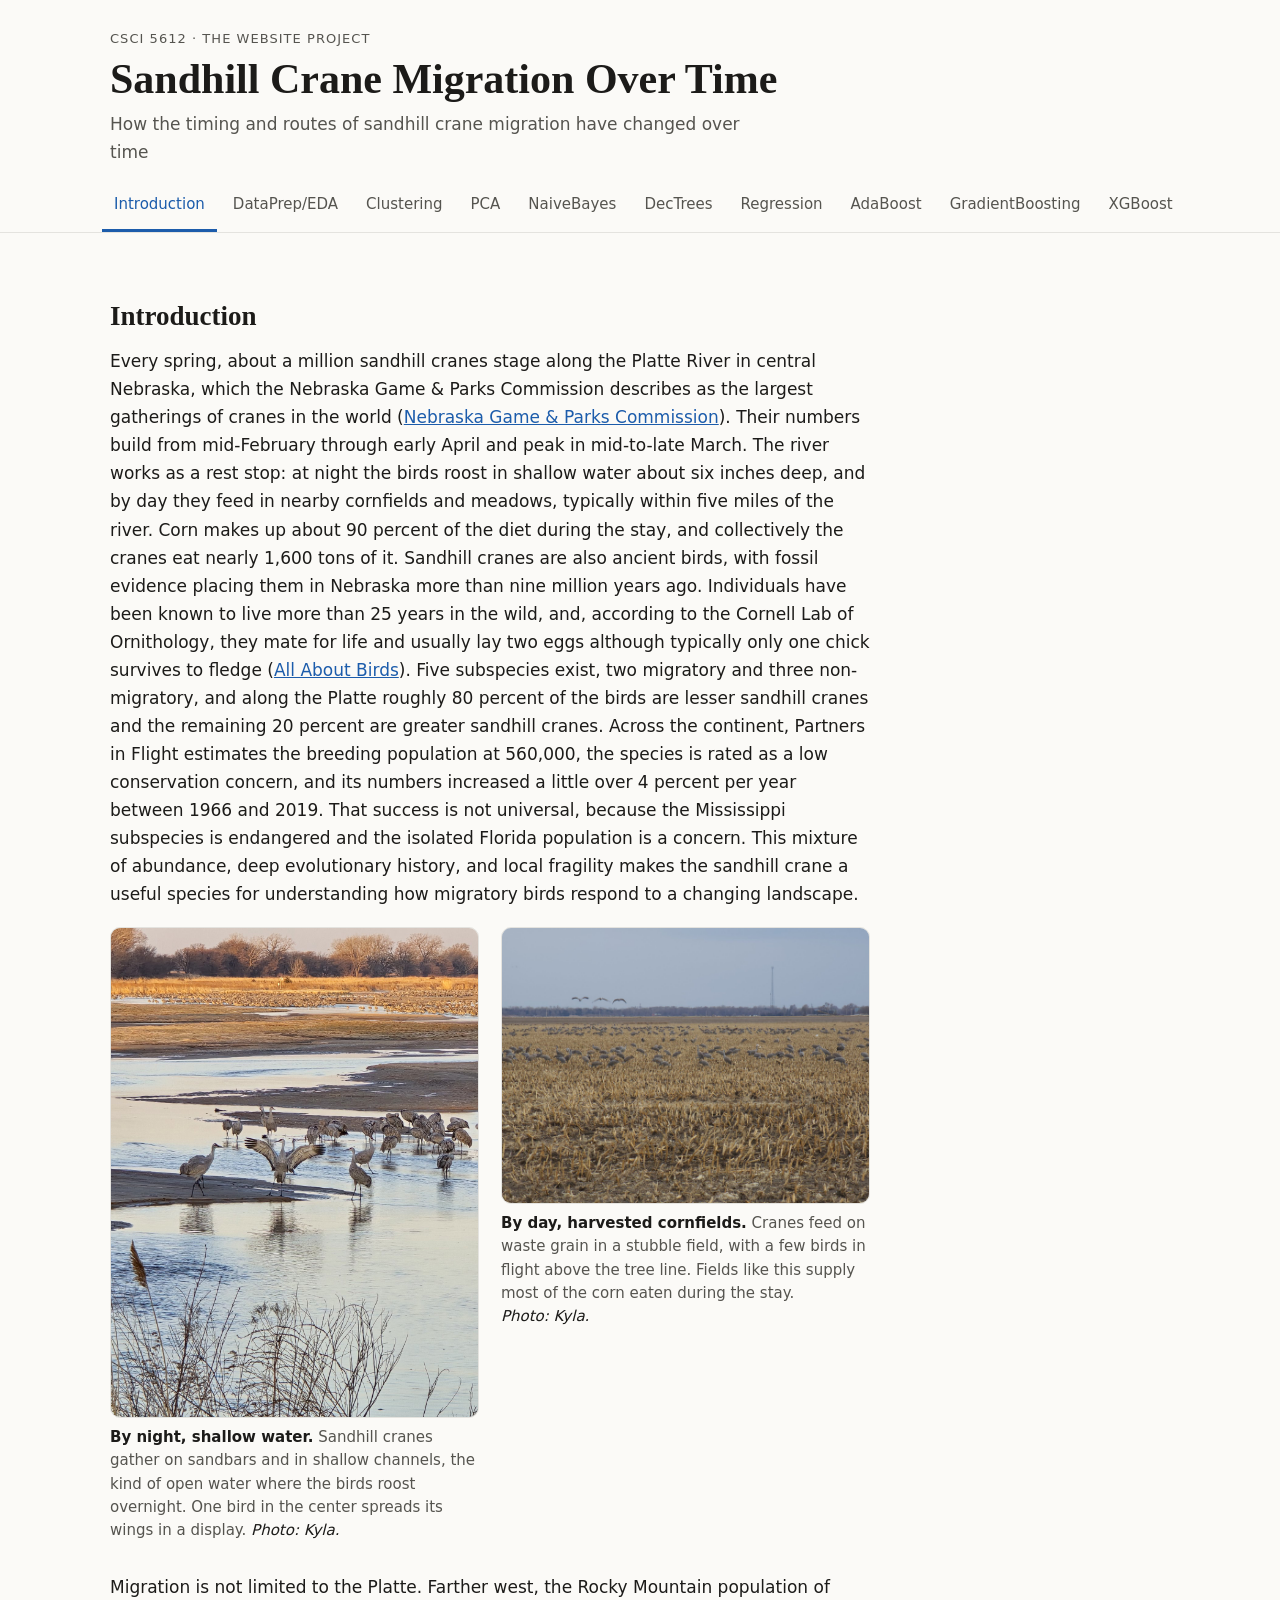
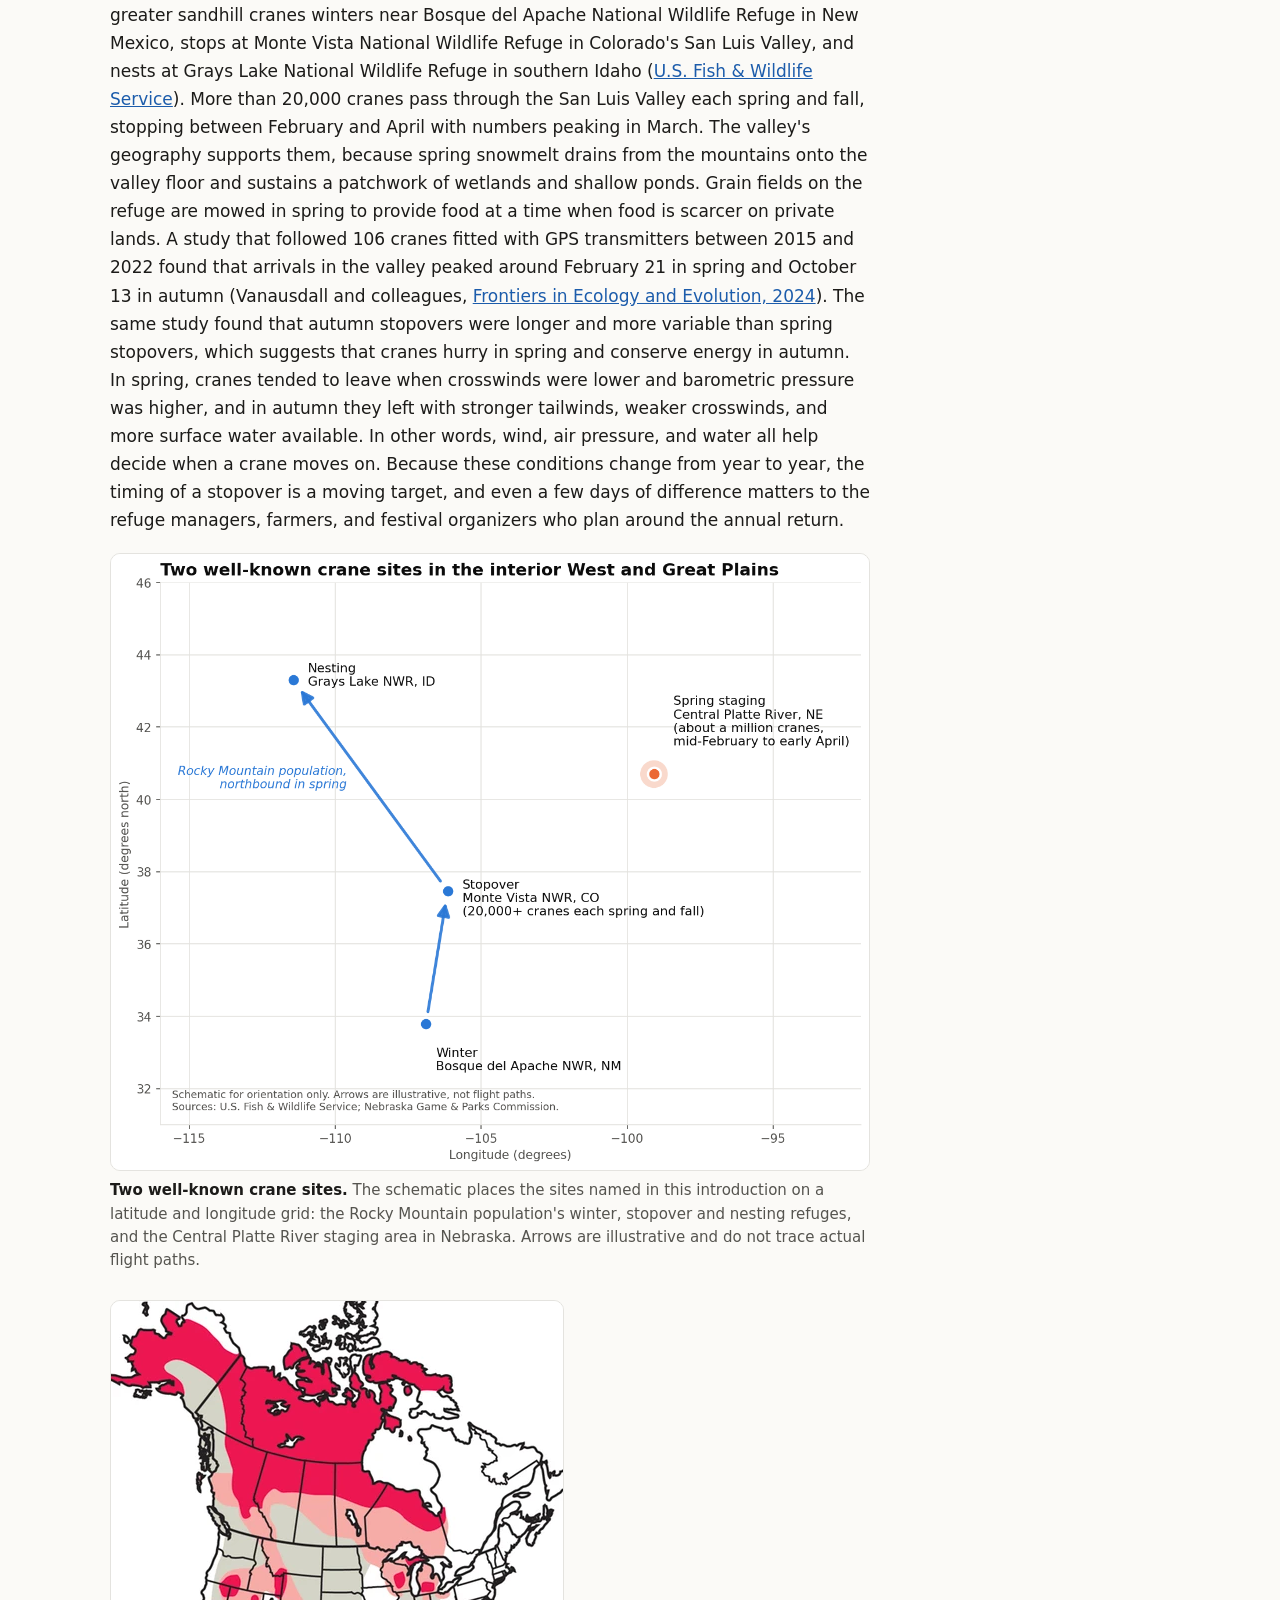
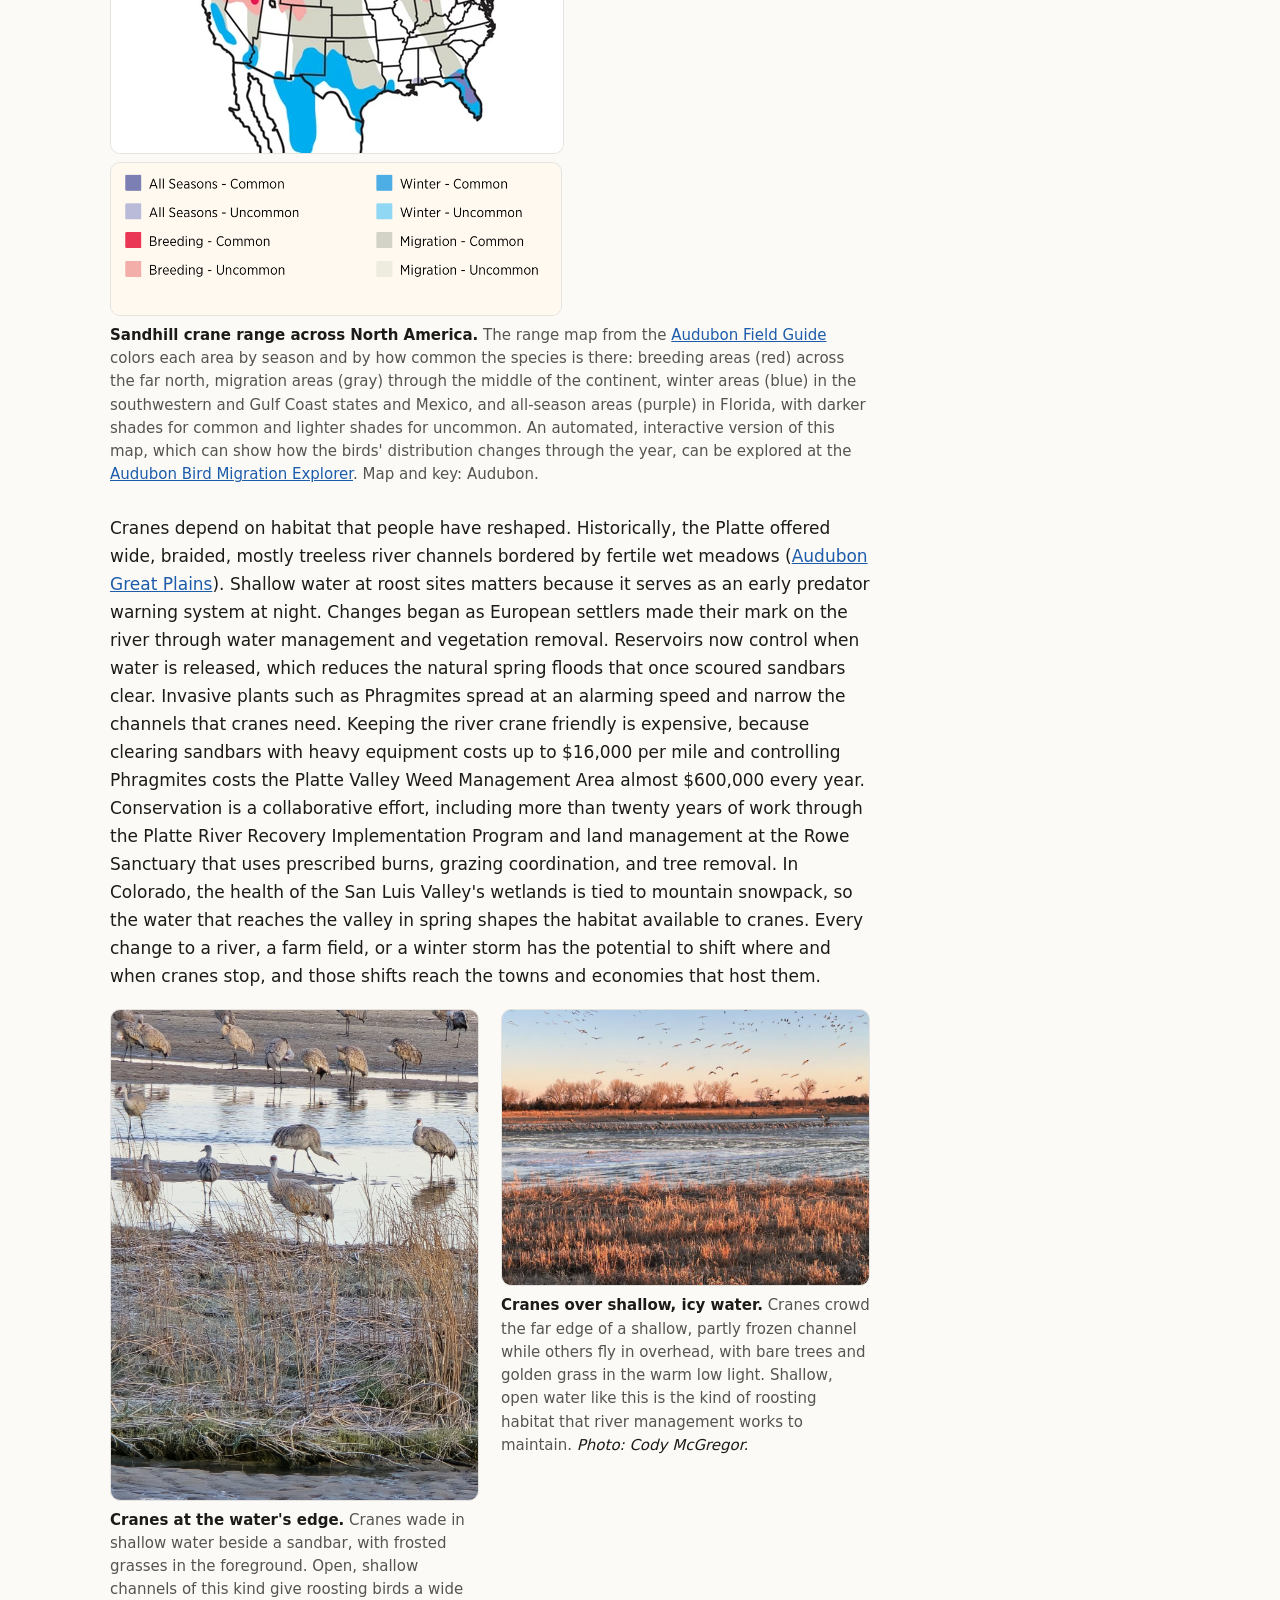
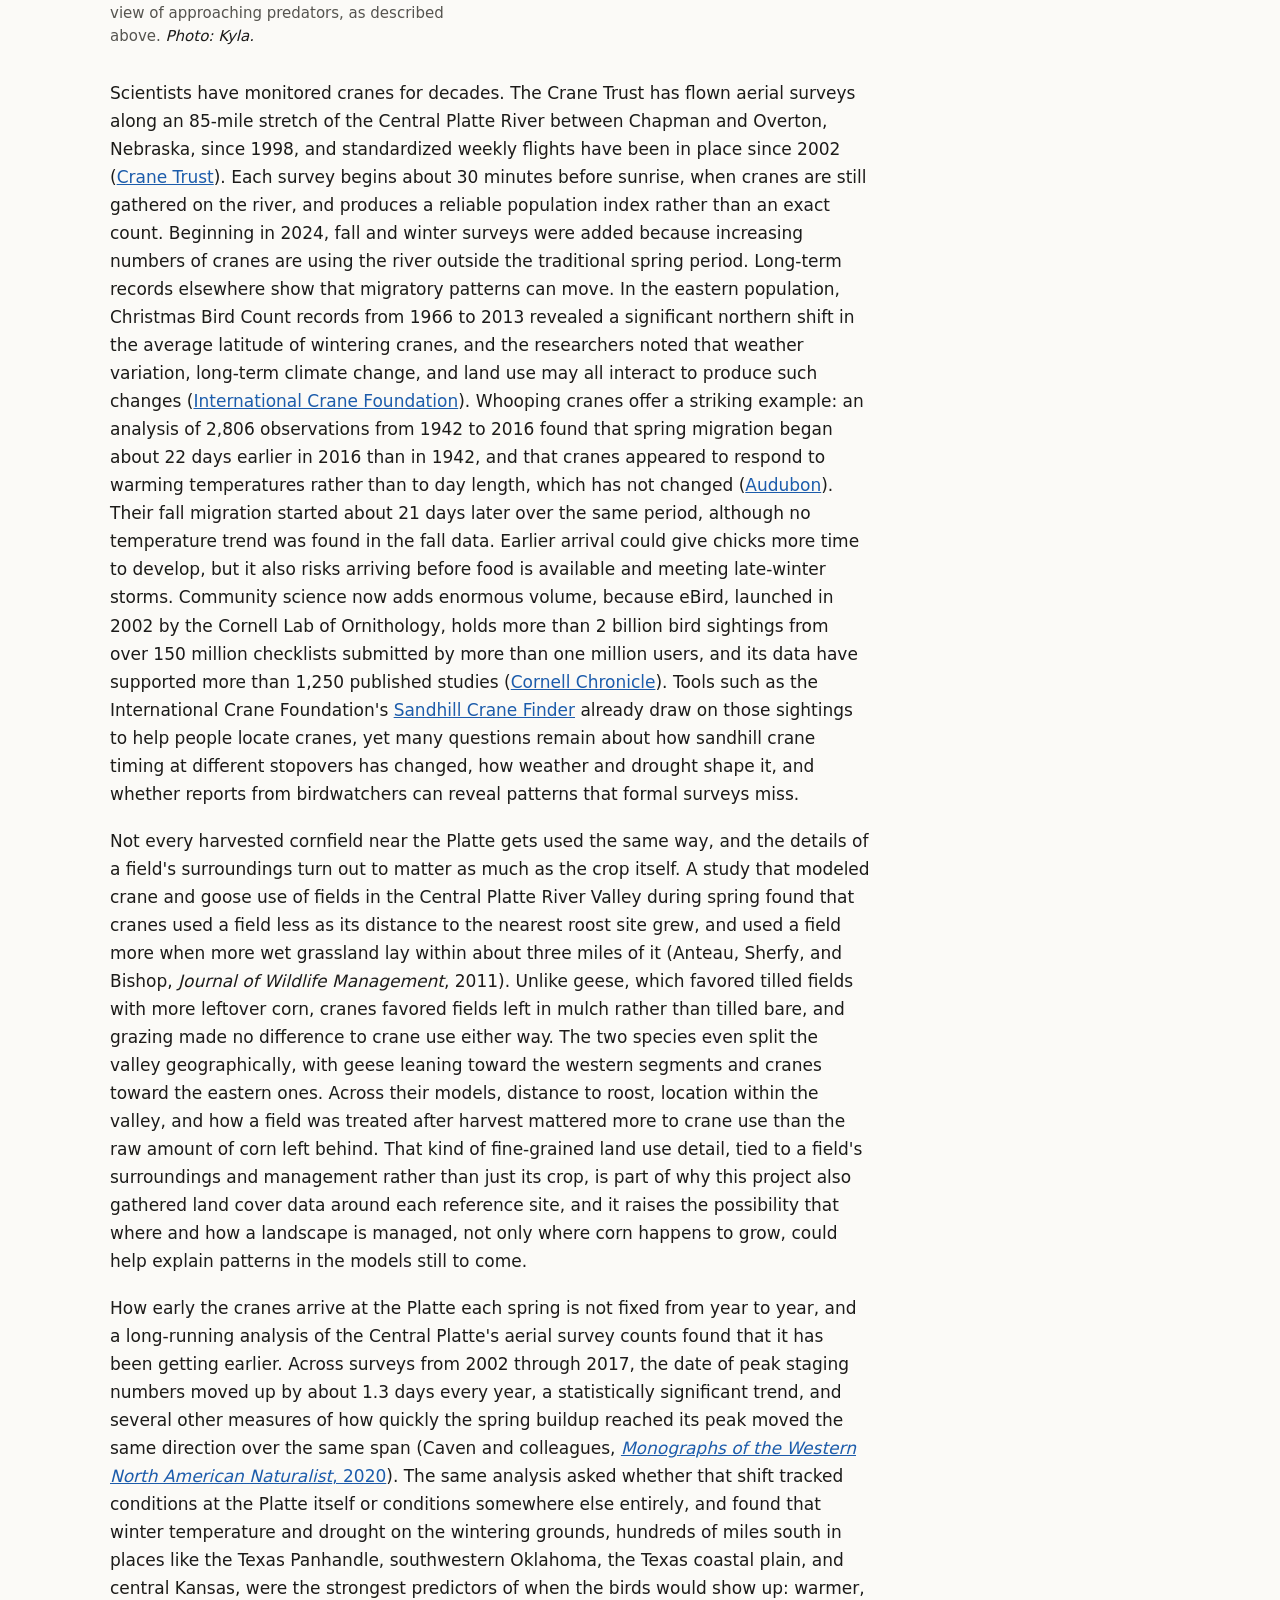
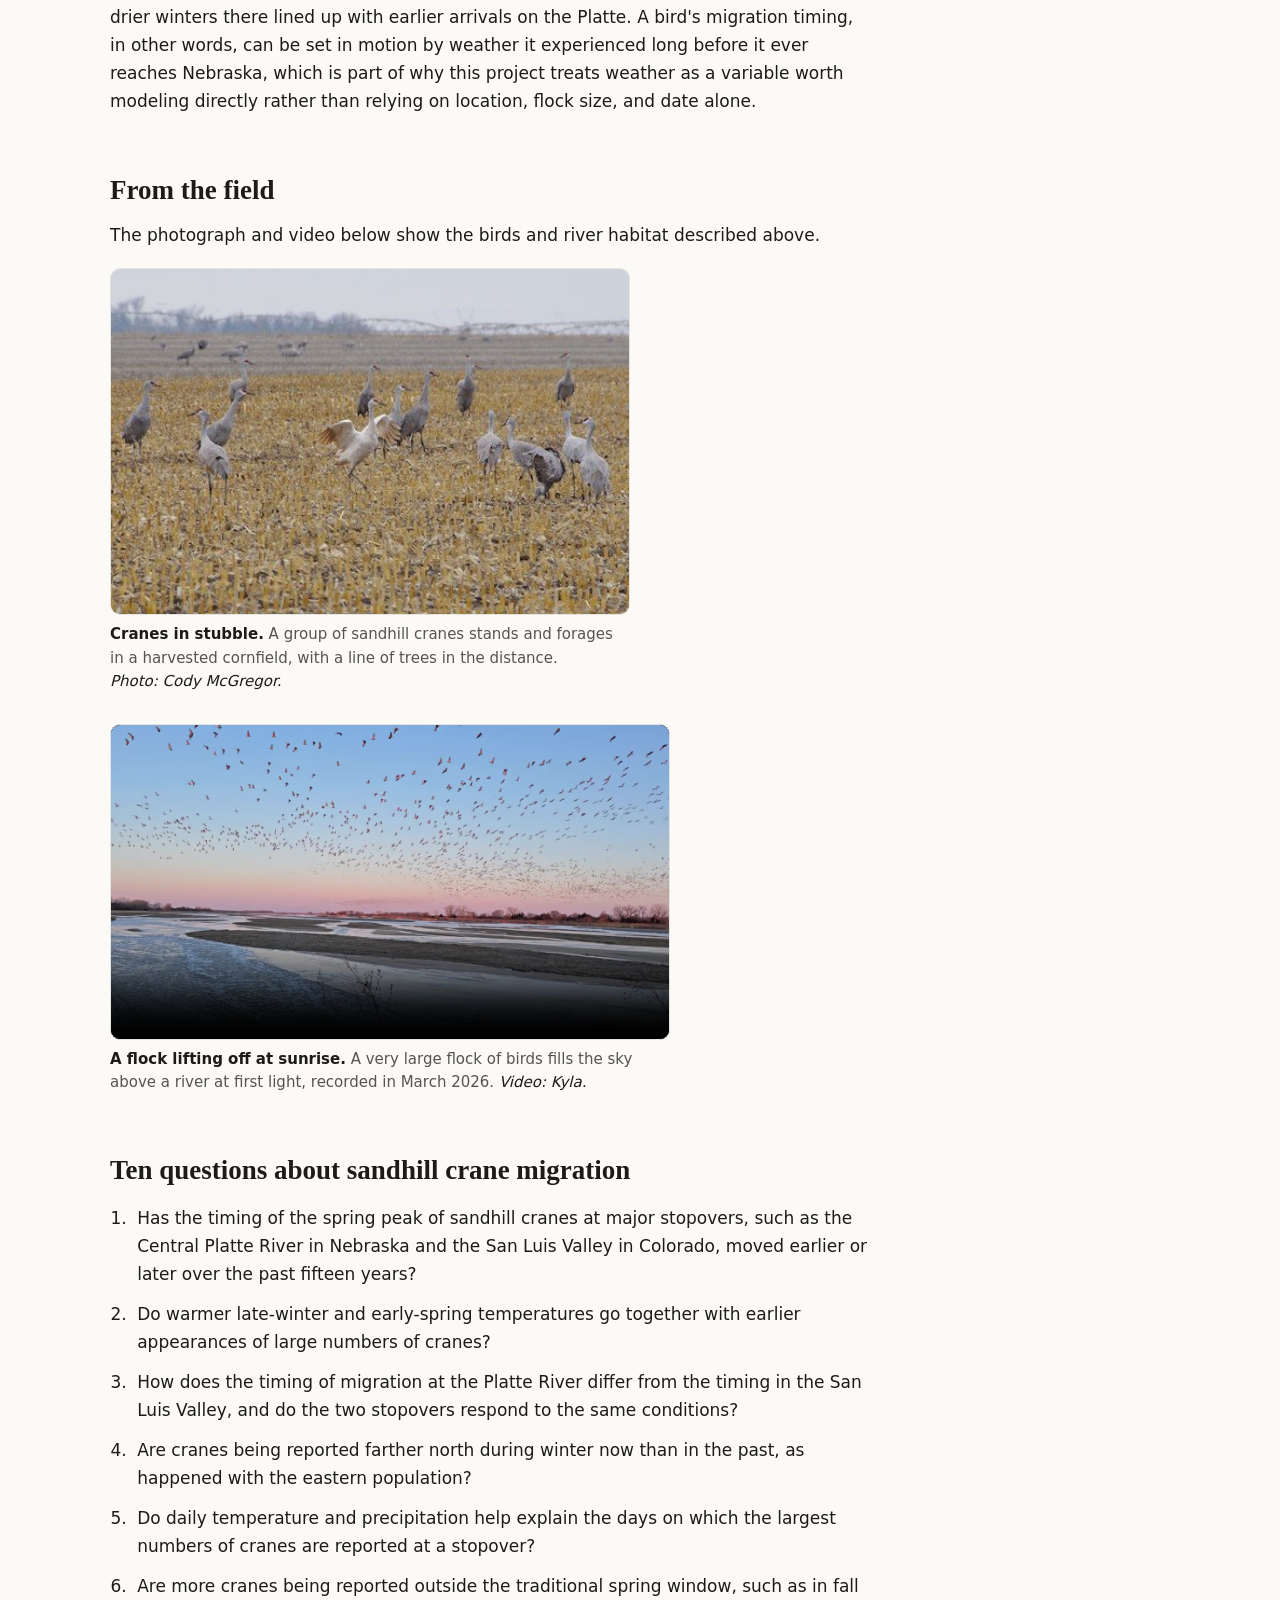
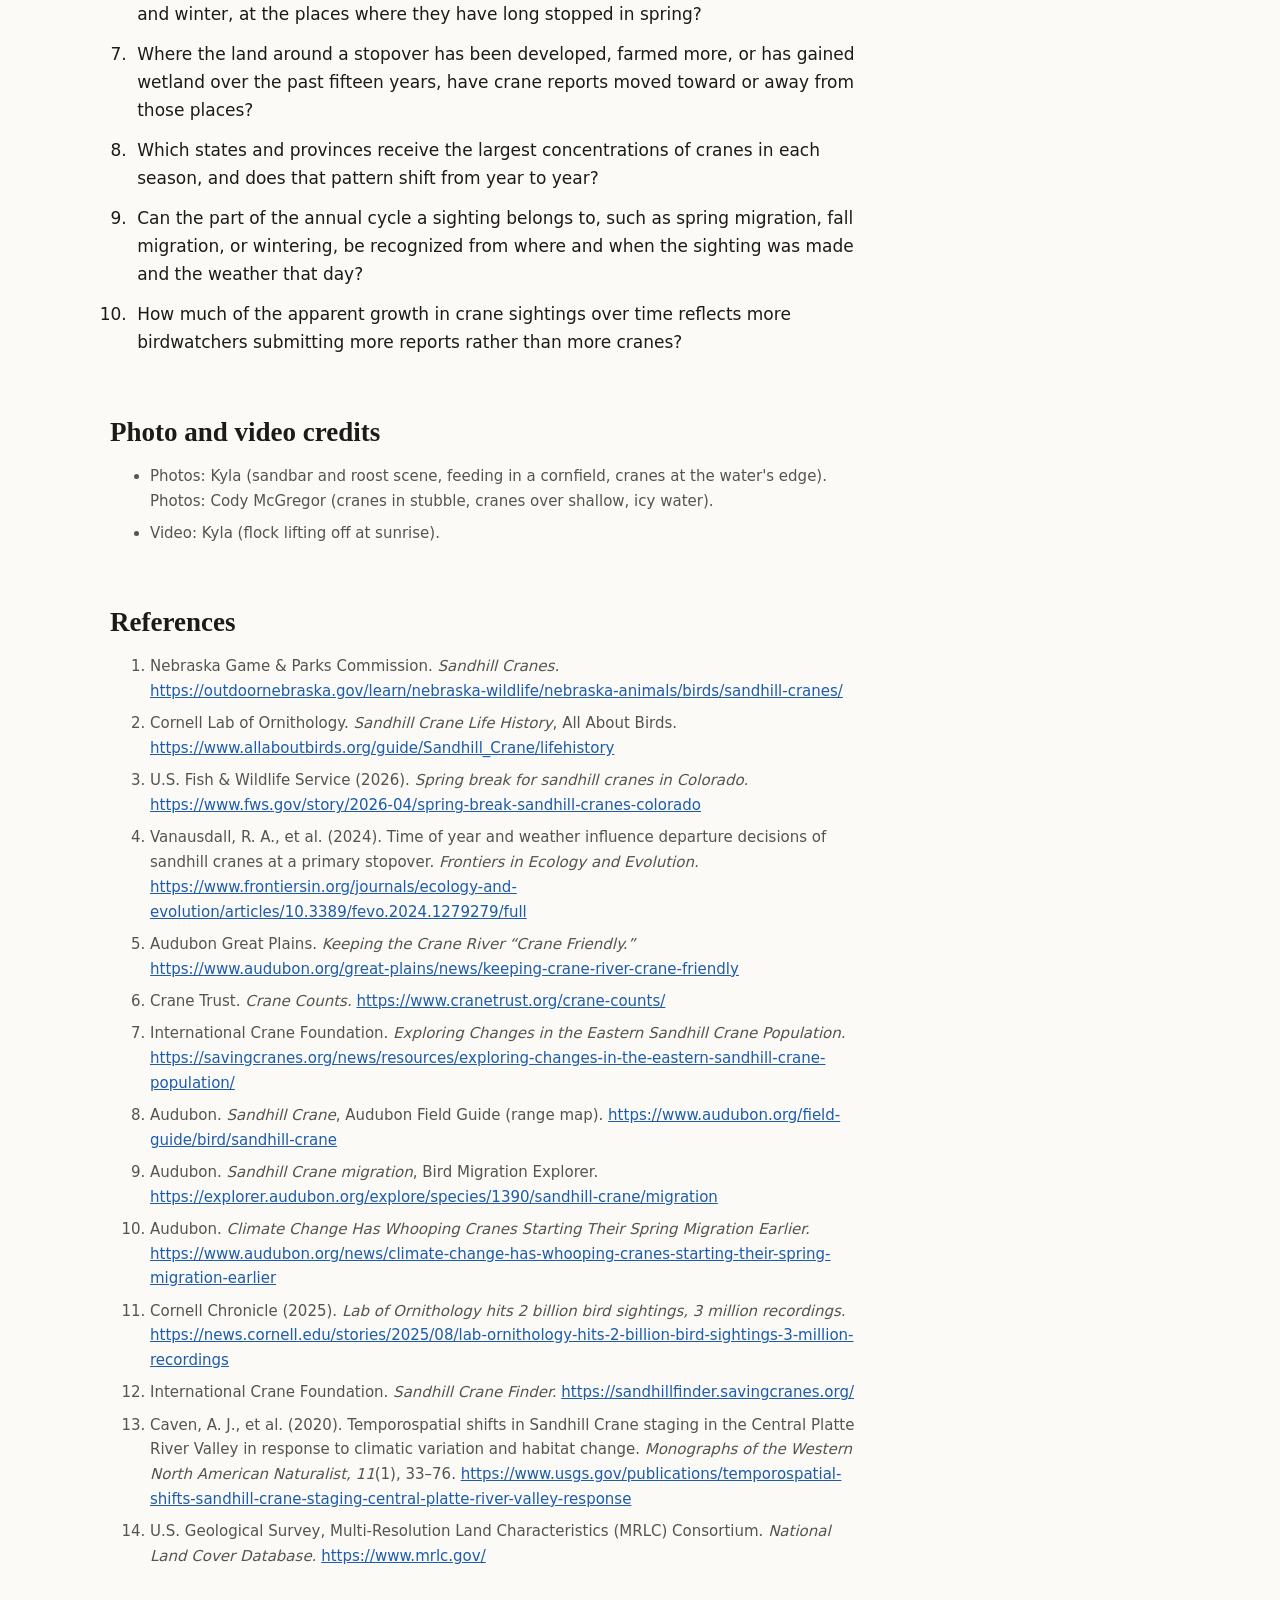
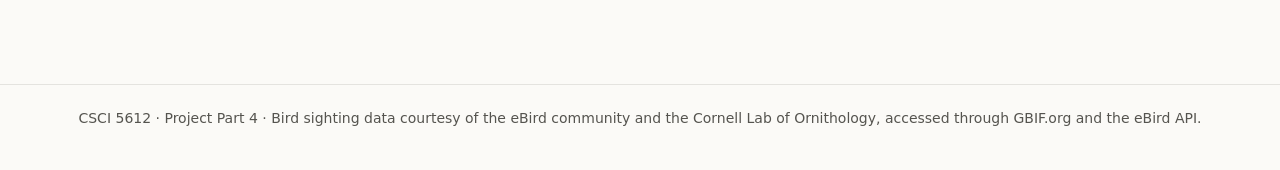
<file: index.html>
<!DOCTYPE html>
<html lang="en">
<head>
<meta charset="utf-8">
<meta name="viewport" content="width=device-width, initial-scale=1">
<title>Introduction | Sandhill Crane Migration Over Time</title>
<meta name="description" content="Data science project on sandhill crane migration patterns over time, built with eBird community-science data.">
<link rel="stylesheet" href="css/style.css">
</head>
<body>
<a class="skip" href="#main">Skip to content</a>
<header class="site-header">
  <p class="kicker">CSCI 5612 &middot; The Website Project</p>
  <h1>Sandhill Crane Migration Over Time</h1>
  <p class="sub">How the timing and routes of sandhill crane migration have changed over time</p>
</header>
<nav class="tabs" aria-label="Project sections">
  <ul>
      <li><a href="index.html" aria-current="page">Introduction</a></li>
      <li><a href="dataprep_eda.html">DataPrep/EDA</a></li>
      <li><a href="clustering.html">Clustering</a></li>
      <li><a href="pca.html">PCA</a></li>
      <li><a href="naivebayes.html">NaiveBayes</a></li>
      <li><a href="dectrees.html">DecTrees</a></li>
      <li><a href="regression.html">Regression</a></li>
      <li><a href="adaboost.html">AdaBoost</a></li>
      <li><a href="gradientboosting.html">GradientBoosting</a></li>
      <li><a href="xgboost.html">XGBoost</a></li>
      <li><a href="conclusions.html">Conclusions</a></li>
      <li><a href="about.html">About Me</a></li>
  </ul>
</nav>
<main id="main">

<div class="prose">
<h2>Introduction</h2>

<p>Every spring, about a million sandhill cranes stage along the Platte River in central Nebraska, which the Nebraska Game &amp; Parks Commission describes as the largest gatherings of cranes in the world (<a href="https://outdoornebraska.gov/learn/nebraska-wildlife/nebraska-animals/birds/sandhill-cranes/">Nebraska Game &amp; Parks Commission</a>). Their numbers build from mid-February through early April and peak in mid-to-late March. The river works as a rest stop: at night the birds roost in shallow water about six inches deep, and by day they feed in nearby cornfields and meadows, typically within five miles of the river. Corn makes up about 90 percent of the diet during the stay, and collectively the cranes eat nearly 1,600 tons of it. Sandhill cranes are also ancient birds, with fossil evidence placing them in Nebraska more than nine million years ago. Individuals have been known to live more than 25 years in the wild, and, according to the Cornell Lab of Ornithology, they mate for life and usually lay two eggs although typically only one chick survives to fledge (<a href="https://www.allaboutbirds.org/guide/Sandhill_Crane/lifehistory">All About Birds</a>). Five subspecies exist, two migratory and three non-migratory, and along the Platte roughly 80 percent of the birds are lesser sandhill cranes and the remaining 20 percent are greater sandhill cranes. Across the continent, Partners in Flight estimates the breeding population at 560,000, the species is rated as a low conservation concern, and its numbers increased a little over 4 percent per year between 1966 and 2019. That success is not universal, because the Mississippi subspecies is endangered and the isolated Florida population is a concern. This mixture of abundance, deep evolutionary history, and local fragility makes the sandhill crane a useful species for understanding how migratory birds respond to a changing landscape.</p>

<div class="photo-row"><figure class="photo">
  <a href="images/photos/cranes-sandbar-display.jpg"><img src="images/photos/cranes-sandbar-display.jpg" alt="Sandhill cranes standing on a sandbar and in shallow water at low sun, one with wings spread, with more cranes in the distance" loading="lazy"></a>
  <figcaption><b>By night, shallow water.</b> Sandhill cranes gather on sandbars and in shallow channels, the kind of open water where the birds roost overnight. One bird in the center spreads its wings in a display. <span class="credit">Photo: Kyla.</span></figcaption>
</figure><figure class="photo">
  <a href="images/photos/cranes-feeding-cornfield.jpg"><img src="images/photos/cranes-feeding-cornfield.jpg" alt="A large flock of sandhill cranes feeding in a harvested cornfield with three birds flying in from the left" loading="lazy"></a>
  <figcaption><b>By day, harvested cornfields.</b> Cranes feed on waste grain in a stubble field, with a few birds in flight above the tree line. Fields like this supply most of the corn eaten during the stay. <span class="credit">Photo: Kyla.</span></figcaption>
</figure></div>

<p>Migration is not limited to the Platte. Farther west, the Rocky Mountain population of greater sandhill cranes winters near Bosque del Apache National Wildlife Refuge in New Mexico, stops at Monte Vista National Wildlife Refuge in Colorado's San Luis Valley, and nests at Grays Lake National Wildlife Refuge in southern Idaho (<a href="https://www.fws.gov/story/2026-04/spring-break-sandhill-cranes-colorado">U.S. Fish &amp; Wildlife Service</a>). More than 20,000 cranes pass through the San Luis Valley each spring and fall, stopping between February and April with numbers peaking in March. The valley's geography supports them, because spring snowmelt drains from the mountains onto the valley floor and sustains a patchwork of wetlands and shallow ponds. Grain fields on the refuge are mowed in spring to provide food at a time when food is scarcer on private lands. A study that followed 106 cranes fitted with GPS transmitters between 2015 and 2022 found that arrivals in the valley peaked around February 21 in spring and October 13 in autumn (Vanausdall and colleagues, <a href="https://www.frontiersin.org/journals/ecology-and-evolution/articles/10.3389/fevo.2024.1279279/full">Frontiers in Ecology and Evolution, 2024</a>). The same study found that autumn stopovers were longer and more variable than spring stopovers, which suggests that cranes hurry in spring and conserve energy in autumn. In spring, cranes tended to leave when crosswinds were lower and barometric pressure was higher, and in autumn they left with stronger tailwinds, weaker crosswinds, and more surface water available. In other words, wind, air pressure, and water all help decide when a crane moves on. Because these conditions change from year to year, the timing of a stopover is a moving target, and even a few days of difference matters to the refuge managers, farmers, and festival organizers who plan around the annual return.</p>

<figure class="hero">
  <a href="images/intro_flyway_schematic.png"><img src="images/intro_flyway_schematic.png" alt="Schematic showing the Rocky Mountain sandhill crane population's winter, stopover and nesting sites, and the Central Platte River spring staging area"></a>
  <figcaption><b>Two well-known crane sites.</b> The schematic places the sites named in this introduction on a latitude and longitude grid: the Rocky Mountain population's winter, stopover and nesting refuges, and the Central Platte River staging area in Nebraska. Arrows are illustrative and do not trace actual flight paths.</figcaption>
</figure>

<figure class="hero">
  <a href="images/audubon_sandhill_crane_range_map.png"><img src="images/audubon_sandhill_crane_range_map.png" alt="Range map of the sandhill crane across North America, with colored shading for the species' range from the Arctic to Florida and Mexico" loading="lazy"></a>
  <img class="map-key" src="images/audubon_range_map_key.png" alt="Map key: purple is all seasons, red is breeding, blue is winter, and gray is migration, each with a darker shade for common and a lighter shade for uncommon" loading="lazy">
  <figcaption><b>Sandhill crane range across North America.</b> The range map from the <a href="https://www.audubon.org/field-guide/bird/sandhill-crane">Audubon Field Guide</a> colors each area by season and by how common the species is there: breeding areas (red) across the far north, migration areas (gray) through the middle of the continent, winter areas (blue) in the southwestern and Gulf Coast states and Mexico, and all-season areas (purple) in Florida, with darker shades for common and lighter shades for uncommon. An automated, interactive version of this map, which can show how the birds' distribution changes through the year, can be explored at the <a href="https://explorer.audubon.org/explore/species/1390/sandhill-crane/migration">Audubon Bird Migration Explorer</a>. Map and key: Audubon.</figcaption>
</figure>

<p>Cranes depend on habitat that people have reshaped. Historically, the Platte offered wide, braided, mostly treeless river channels bordered by fertile wet meadows (<a href="https://www.audubon.org/great-plains/news/keeping-crane-river-crane-friendly">Audubon Great Plains</a>). Shallow water at roost sites matters because it serves as an early predator warning system at night. Changes began as European settlers made their mark on the river through water management and vegetation removal. Reservoirs now control when water is released, which reduces the natural spring floods that once scoured sandbars clear. Invasive plants such as Phragmites spread at an alarming speed and narrow the channels that cranes need. Keeping the river crane friendly is expensive, because clearing sandbars with heavy equipment costs up to $16,000 per mile and controlling Phragmites costs the Platte Valley Weed Management Area almost $600,000 every year. Conservation is a collaborative effort, including more than twenty years of work through the Platte River Recovery Implementation Program and land management at the Rowe Sanctuary that uses prescribed burns, grazing coordination, and tree removal. In Colorado, the health of the San Luis Valley's wetlands is tied to mountain snowpack, so the water that reaches the valley in spring shapes the habitat available to cranes. Every change to a river, a farm field, or a winter storm has the potential to shift where and when cranes stop, and those shifts reach the towns and economies that host them.</p>

<div class="photo-row"><figure class="photo">
  <a href="images/photos/cranes-water-edge.jpg"><img src="images/photos/cranes-water-edge.jpg" alt="Sandhill cranes wading in shallow water next to a sandbar with frosted grasses in the foreground" loading="lazy"></a>
  <figcaption><b>Cranes at the water&#x27;s edge.</b> Cranes wade in shallow water beside a sandbar, with frosted grasses in the foreground. Open, shallow channels of this kind give roosting birds a wide view of approaching predators, as described above. <span class="credit">Photo: Kyla.</span></figcaption>
</figure><figure class="photo">
  <a href="images/photos/cranes-icy-channel-mcgregor.jpg"><img src="images/photos/cranes-icy-channel-mcgregor.jpg" alt="Sandhill cranes standing along the far edge of a shallow, partly frozen channel with many more flying overhead in warm low light, bare trees behind and golden grass in the foreground" loading="lazy"></a>
  <figcaption><b>Cranes over shallow, icy water.</b> Cranes crowd the far edge of a shallow, partly frozen channel while others fly in overhead, with bare trees and golden grass in the warm low light. Shallow, open water like this is the kind of roosting habitat that river management works to maintain. <span class="credit">Photo: Cody McGregor.</span></figcaption>
</figure></div>

<p>Scientists have monitored cranes for decades. The Crane Trust has flown aerial surveys along an 85-mile stretch of the Central Platte River between Chapman and Overton, Nebraska, since 1998, and standardized weekly flights have been in place since 2002 (<a href="https://www.cranetrust.org/crane-counts/">Crane Trust</a>). Each survey begins about 30 minutes before sunrise, when cranes are still gathered on the river, and produces a reliable population index rather than an exact count. Beginning in 2024, fall and winter surveys were added because increasing numbers of cranes are using the river outside the traditional spring period. Long-term records elsewhere show that migratory patterns can move. In the eastern population, Christmas Bird Count records from 1966 to 2013 revealed a significant northern shift in the average latitude of wintering cranes, and the researchers noted that weather variation, long-term climate change, and land use may all interact to produce such changes (<a href="https://savingcranes.org/news/resources/exploring-changes-in-the-eastern-sandhill-crane-population/">International Crane Foundation</a>). Whooping cranes offer a striking example: an analysis of 2,806 observations from 1942 to 2016 found that spring migration began about 22 days earlier in 2016 than in 1942, and that cranes appeared to respond to warming temperatures rather than to day length, which has not changed (<a href="https://www.audubon.org/news/climate-change-has-whooping-cranes-starting-their-spring-migration-earlier">Audubon</a>). Their fall migration started about 21 days later over the same period, although no temperature trend was found in the fall data. Earlier arrival could give chicks more time to develop, but it also risks arriving before food is available and meeting late-winter storms. Community science now adds enormous volume, because eBird, launched in 2002 by the Cornell Lab of Ornithology, holds more than 2 billion bird sightings from over 150 million checklists submitted by more than one million users, and its data have supported more than 1,250 published studies (<a href="https://news.cornell.edu/stories/2025/08/lab-ornithology-hits-2-billion-bird-sightings-3-million-recordings">Cornell Chronicle</a>). Tools such as the International Crane Foundation's <a href="https://sandhillfinder.savingcranes.org/">Sandhill Crane Finder</a> already draw on those sightings to help people locate cranes, yet many questions remain about how sandhill crane timing at different stopovers has changed, how weather and drought shape it, and whether reports from birdwatchers can reveal patterns that formal surveys miss.</p>

<p>Not every harvested cornfield near the Platte gets used the same way, and the details of a field's surroundings turn out to matter as much as the crop itself. A study that modeled crane and goose use of fields in the Central Platte River Valley during spring found that cranes used a field less as its distance to the nearest roost site grew, and used a field more when more wet grassland lay within about three miles of it (Anteau, Sherfy, and Bishop, <i>Journal of Wildlife Management</i>, 2011). Unlike geese, which favored tilled fields with more leftover corn, cranes favored fields left in mulch rather than tilled bare, and grazing made no difference to crane use either way. The two species even split the valley geographically, with geese leaning toward the western segments and cranes toward the eastern ones. Across their models, distance to roost, location within the valley, and how a field was treated after harvest mattered more to crane use than the raw amount of corn left behind. That kind of fine-grained land use detail, tied to a field's surroundings and management rather than just its crop, is part of why this project also gathered land cover data around each reference site, and it raises the possibility that where and how a landscape is managed, not only where corn happens to grow, could help explain patterns in the models still to come.</p>

<p>How early the cranes arrive at the Platte each spring is not fixed from year to year, and a long-running analysis of the Central Platte's aerial survey counts found that it has been getting earlier. Across surveys from 2002 through 2017, the date of peak staging numbers moved up by about 1.3 days every year, a statistically significant trend, and several other measures of how quickly the spring buildup reached its peak moved the same direction over the same span (Caven and colleagues, <a href="https://www.usgs.gov/publications/temporospatial-shifts-sandhill-crane-staging-central-platte-river-valley-response"><i>Monographs of the Western North American Naturalist</i>, 2020</a>). The same analysis asked whether that shift tracked conditions at the Platte itself or conditions somewhere else entirely, and found that winter temperature and drought on the wintering grounds, hundreds of miles south in places like the Texas Panhandle, southwestern Oklahoma, the Texas coastal plain, and central Kansas, were the strongest predictors of when the birds would show up: warmer, drier winters there lined up with earlier arrivals on the Platte. A bird's migration timing, in other words, can be set in motion by weather it experienced long before it ever reaches Nebraska, which is part of why this project treats weather as a variable worth modeling directly rather than relying on location, flock size, and date alone.</p>

<h2>From the field</h2>
<p>The photograph and video below show the birds and river habitat described above.</p>
<div class="photo-row">
<figure class="photo">
  <a href="images/photos/cranes-stubble-field-mcgregor.jpg"><img src="images/photos/cranes-stubble-field-mcgregor.jpg" alt="A group of sandhill cranes in a harvested cornfield with a line of trees in the background" loading="lazy"></a>
  <figcaption><b>Cranes in stubble.</b> A group of sandhill cranes stands and forages in a harvested cornfield, with a line of trees in the distance. <span class="credit">Photo: Cody McGregor.</span></figcaption>
</figure>
</div>
<div class="photo-row">
<figure class="video">
  <video controls preload="metadata" playsinline poster="media/crane-video-1-poster.jpg" aria-label="Video of a large flock of birds in the sky over a river at sunrise">
    <source src="media/crane-video-1.mp4" type="video/mp4">
    Video not supported in this browser. <a href="media/crane-video-1.mp4">Download the video</a>.
  </video>
  <figcaption><b>A flock lifting off at sunrise.</b> A very large flock of birds fills the sky above a river at first light, recorded in March 2026. <span class="credit">Video: Kyla.</span></figcaption>
</figure>
</div>


<h2>Ten questions about sandhill crane migration</h2>
<ol class="questions">
  <li>Has the timing of the spring peak of sandhill cranes at major stopovers, such as the Central Platte River in Nebraska and the San Luis Valley in Colorado, moved earlier or later over the past fifteen years?</li>
  <li>Do warmer late-winter and early-spring temperatures go together with earlier appearances of large numbers of cranes?</li>
  <li>How does the timing of migration at the Platte River differ from the timing in the San Luis Valley, and do the two stopovers respond to the same conditions?</li>
  <li>Are cranes being reported farther north during winter now than in the past, as happened with the eastern population?</li>
  <li>Do daily temperature and precipitation help explain the days on which the largest numbers of cranes are reported at a stopover?</li>
  <li>Are more cranes being reported outside the traditional spring window, such as in fall and winter, at the places where they have long stopped in spring?</li>
  <li>Where the land around a stopover has been developed, farmed more, or has gained wetland over the past fifteen years, have crane reports moved toward or away from those places?</li>
  <li>Which states and provinces receive the largest concentrations of cranes in each season, and does that pattern shift from year to year?</li>
  <li>Can the part of the annual cycle a sighting belongs to, such as spring migration, fall migration, or wintering, be recognized from where and when the sighting was made and the weather that day?</li>
  <li>How much of the apparent growth in crane sightings over time reflects more birdwatchers submitting more reports rather than more cranes?</li>
</ol>


<h2>Photo and video credits</h2>
<ul class="refs">
  <li>Photos: Kyla (sandbar and roost scene, feeding in a cornfield, cranes at the water's edge). Photos: Cody McGregor (cranes in stubble, cranes over shallow, icy water).</li>
  <li>Video: Kyla (flock lifting off at sunrise).</li>
</ul>


<h2>References</h2>
<ol class="refs">
  <li>Nebraska Game &amp; Parks Commission. <em>Sandhill Cranes.</em> <a href="https://outdoornebraska.gov/learn/nebraska-wildlife/nebraska-animals/birds/sandhill-cranes/">https://outdoornebraska.gov/learn/nebraska-wildlife/nebraska-animals/birds/sandhill-cranes/</a></li>
  <li>Cornell Lab of Ornithology. <em>Sandhill Crane Life History</em>, All About Birds. <a href="https://www.allaboutbirds.org/guide/Sandhill_Crane/lifehistory">https://www.allaboutbirds.org/guide/Sandhill_Crane/lifehistory</a></li>
  <li>U.S. Fish &amp; Wildlife Service (2026). <em>Spring break for sandhill cranes in Colorado.</em> <a href="https://www.fws.gov/story/2026-04/spring-break-sandhill-cranes-colorado">https://www.fws.gov/story/2026-04/spring-break-sandhill-cranes-colorado</a></li>
  <li>Vanausdall, R. A., et al. (2024). Time of year and weather influence departure decisions of sandhill cranes at a primary stopover. <em>Frontiers in Ecology and Evolution.</em> <a href="https://www.frontiersin.org/journals/ecology-and-evolution/articles/10.3389/fevo.2024.1279279/full">https://www.frontiersin.org/journals/ecology-and-evolution/articles/10.3389/fevo.2024.1279279/full</a></li>
  <li>Audubon Great Plains. <em>Keeping the Crane River &ldquo;Crane Friendly.&rdquo;</em> <a href="https://www.audubon.org/great-plains/news/keeping-crane-river-crane-friendly">https://www.audubon.org/great-plains/news/keeping-crane-river-crane-friendly</a></li>
  <li>Crane Trust. <em>Crane Counts.</em> <a href="https://www.cranetrust.org/crane-counts/">https://www.cranetrust.org/crane-counts/</a></li>
  <li>International Crane Foundation. <em>Exploring Changes in the Eastern Sandhill Crane Population.</em> <a href="https://savingcranes.org/news/resources/exploring-changes-in-the-eastern-sandhill-crane-population/">https://savingcranes.org/news/resources/exploring-changes-in-the-eastern-sandhill-crane-population/</a></li>
  <li>Audubon. <em>Sandhill Crane</em>, Audubon Field Guide (range map). <a href="https://www.audubon.org/field-guide/bird/sandhill-crane">https://www.audubon.org/field-guide/bird/sandhill-crane</a></li>
  <li>Audubon. <em>Sandhill Crane migration</em>, Bird Migration Explorer. <a href="https://explorer.audubon.org/explore/species/1390/sandhill-crane/migration">https://explorer.audubon.org/explore/species/1390/sandhill-crane/migration</a></li>
  <li>Audubon. <em>Climate Change Has Whooping Cranes Starting Their Spring Migration Earlier.</em> <a href="https://www.audubon.org/news/climate-change-has-whooping-cranes-starting-their-spring-migration-earlier">https://www.audubon.org/news/climate-change-has-whooping-cranes-starting-their-spring-migration-earlier</a></li>
  <li>Cornell Chronicle (2025). <em>Lab of Ornithology hits 2 billion bird sightings, 3 million recordings.</em> <a href="https://news.cornell.edu/stories/2025/08/lab-ornithology-hits-2-billion-bird-sightings-3-million-recordings">https://news.cornell.edu/stories/2025/08/lab-ornithology-hits-2-billion-bird-sightings-3-million-recordings</a></li>
  <li>International Crane Foundation. <em>Sandhill Crane Finder.</em> <a href="https://sandhillfinder.savingcranes.org/">https://sandhillfinder.savingcranes.org/</a></li>
  <li>Caven, A. J., et al. (2020). Temporospatial shifts in Sandhill Crane staging in the Central Platte River Valley in response to climatic variation and habitat change. <em>Monographs of the Western North American Naturalist, 11</em>(1), 33&ndash;76. <a href="https://www.usgs.gov/publications/temporospatial-shifts-sandhill-crane-staging-central-platte-river-valley-response">https://www.usgs.gov/publications/temporospatial-shifts-sandhill-crane-staging-central-platte-river-valley-response</a></li>
  <li>U.S. Geological Survey, Multi-Resolution Land Characteristics (MRLC) Consortium. <em>National Land Cover Database.</em> <a href="https://www.mrlc.gov/">https://www.mrlc.gov/</a></li>
</ol>
</div>

</main>
<footer>CSCI 5612 &middot; Project Part 4 &middot; Bird sighting data courtesy of the eBird community and the Cornell Lab of Ornithology, accessed through GBIF.org and the eBird API.</footer>
</body>
</html>
</file>
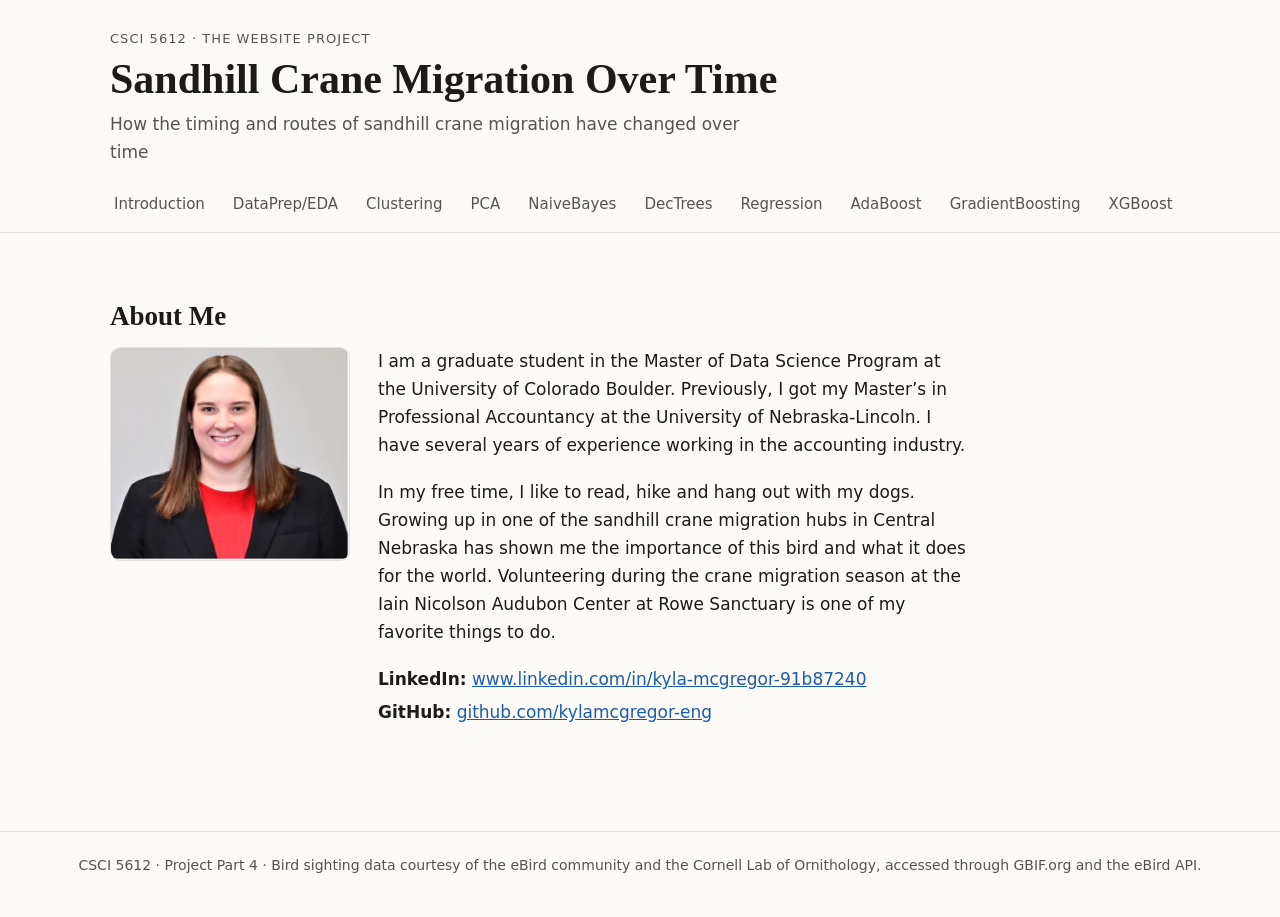
<file: about.html>
<!DOCTYPE html>
<html lang="en">
<head>
<meta charset="utf-8">
<meta name="viewport" content="width=device-width, initial-scale=1">
<title>About Me | Sandhill Crane Migration Over Time</title>
<meta name="description" content="Data science project on sandhill crane migration patterns over time, built with eBird community-science data.">
<link rel="stylesheet" href="css/style.css">
</head>
<body>
<a class="skip" href="#main">Skip to content</a>
<header class="site-header">
  <p class="kicker">CSCI 5612 &middot; The Website Project</p>
  <h1>Sandhill Crane Migration Over Time</h1>
  <p class="sub">How the timing and routes of sandhill crane migration have changed over time</p>
</header>
<nav class="tabs" aria-label="Project sections">
  <ul>
      <li><a href="index.html">Introduction</a></li>
      <li><a href="dataprep_eda.html">DataPrep/EDA</a></li>
      <li><a href="clustering.html">Clustering</a></li>
      <li><a href="pca.html">PCA</a></li>
      <li><a href="naivebayes.html">NaiveBayes</a></li>
      <li><a href="dectrees.html">DecTrees</a></li>
      <li><a href="regression.html">Regression</a></li>
      <li><a href="adaboost.html">AdaBoost</a></li>
      <li><a href="gradientboosting.html">GradientBoosting</a></li>
      <li><a href="xgboost.html">XGBoost</a></li>
      <li><a href="conclusions.html">Conclusions</a></li>
      <li><a href="about.html" aria-current="page">About Me</a></li>
  </ul>
</nav>
<main id="main">

<div class="prose about">
<h2>About Me</h2>
<div class="about-row">
  <img class="portrait" src="images/about_me_portrait.jpg" alt="Portrait of Kyla McGregor smiling, wearing a black blazer over a red top">
  <div>
<p>I am a graduate student in the Master of Data Science Program at the University of Colorado Boulder. Previously, I got my Master&rsquo;s in Professional Accountancy at the University of Nebraska-Lincoln. I have several years of experience working in the accounting industry.</p>
<p>In my free time, I like to read, hike and hang out with my dogs. Growing up in one of the sandhill crane migration hubs in Central Nebraska has shown me the importance of this bird and what it does for the world. Volunteering during the crane migration season at the Iain Nicolson Audubon Center at Rowe Sanctuary is one of my favorite things to do.</p>
<ul class="about-links">
  <li><b>LinkedIn:</b> <a href="https://www.linkedin.com/in/kyla-mcgregor-91b87240">www.linkedin.com/in/kyla-mcgregor-91b87240</a></li>
  <li><b>GitHub:</b> <a href="https://github.com/kylamcgregor-eng">github.com/kylamcgregor-eng</a></li>
</ul>
  </div>
</div>
</div>
</main>
<footer>CSCI 5612 &middot; Project Part 4 &middot; Bird sighting data courtesy of the eBird community and the Cornell Lab of Ornithology, accessed through GBIF.org and the eBird API.</footer>
</body>
</html>
</file>
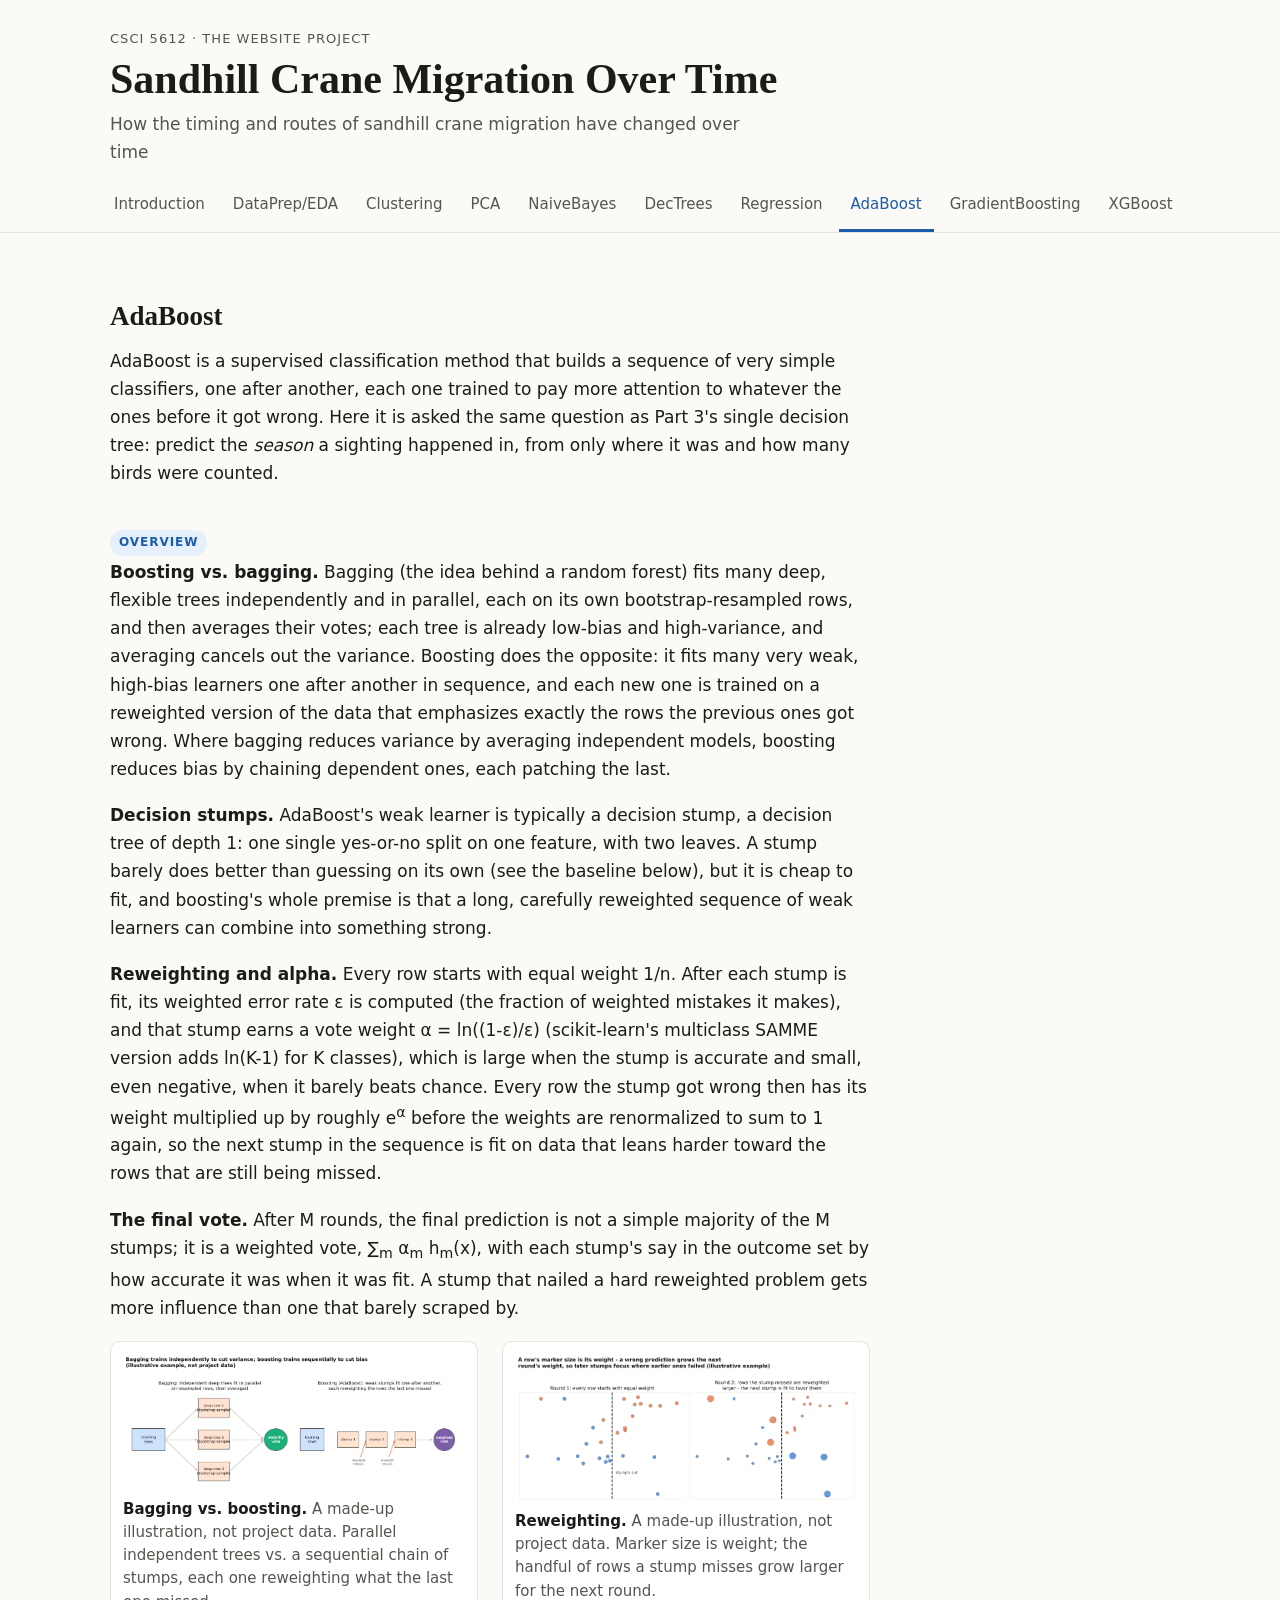
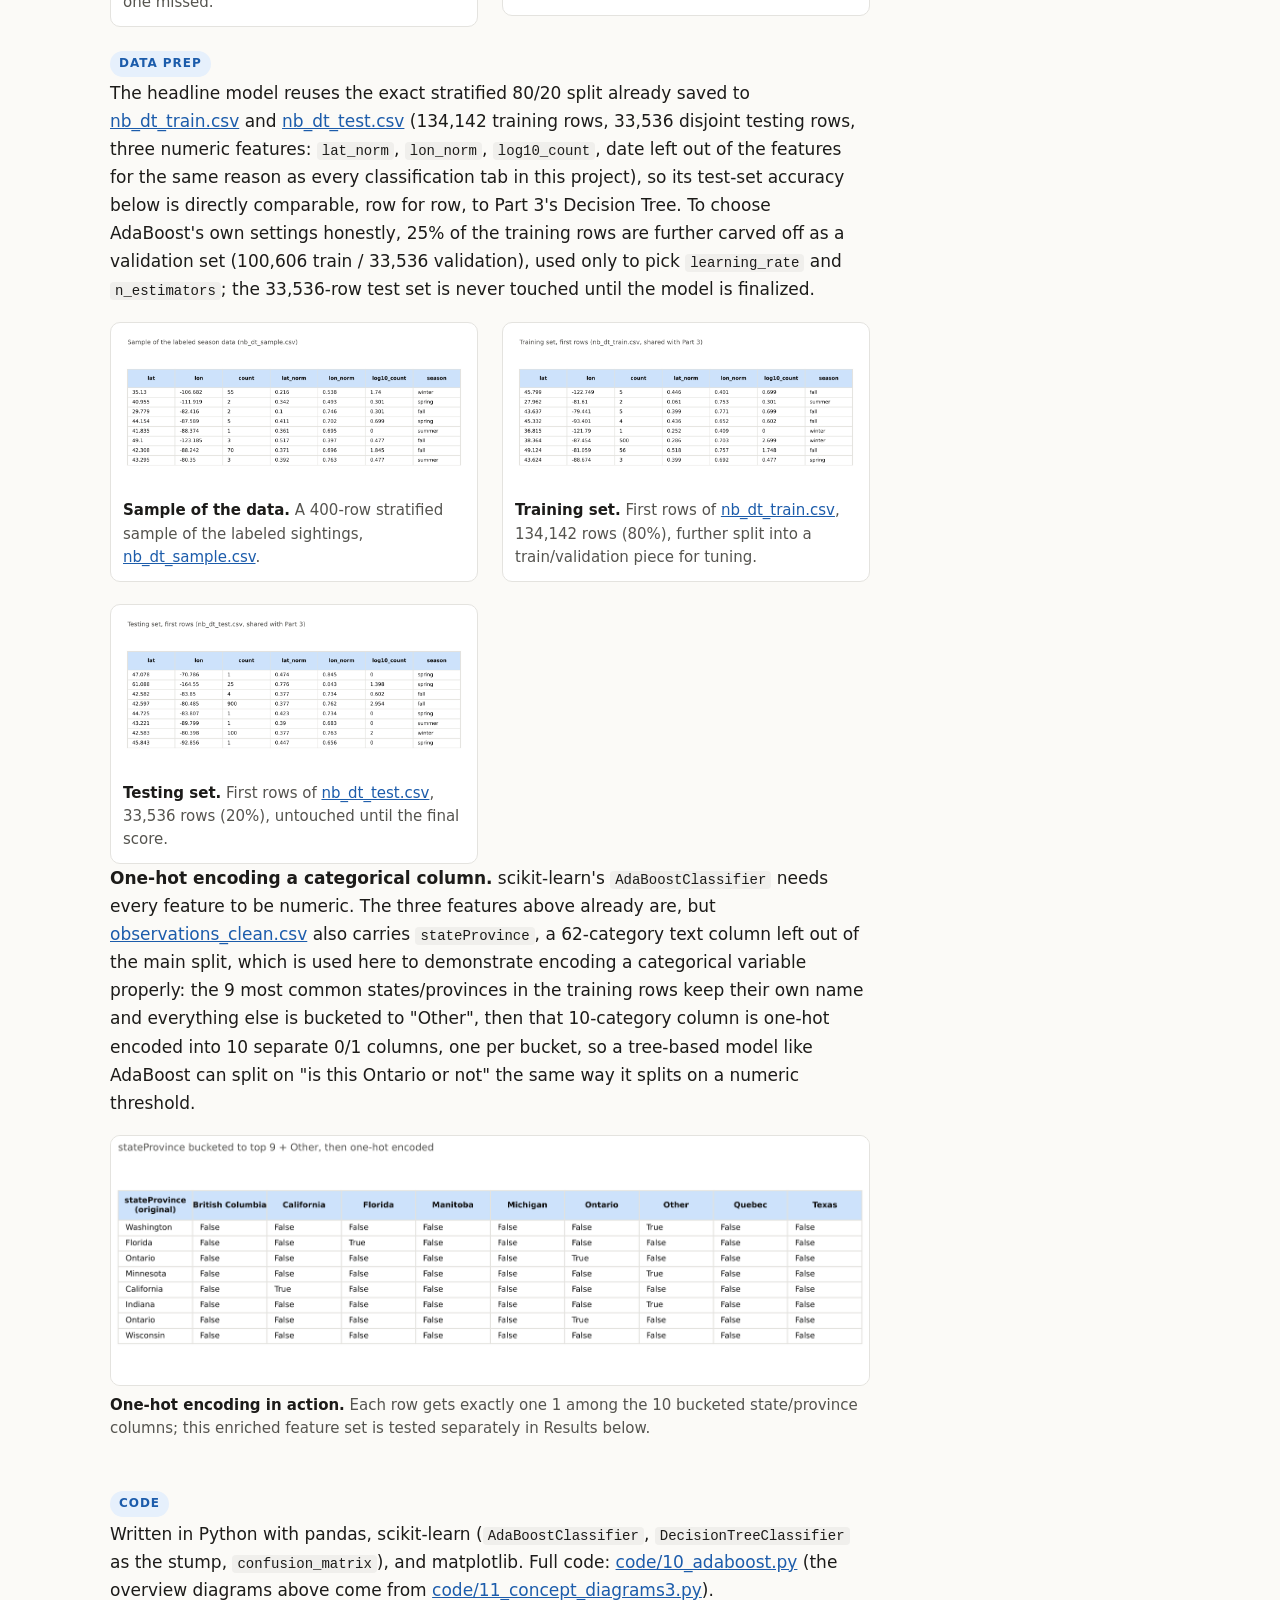
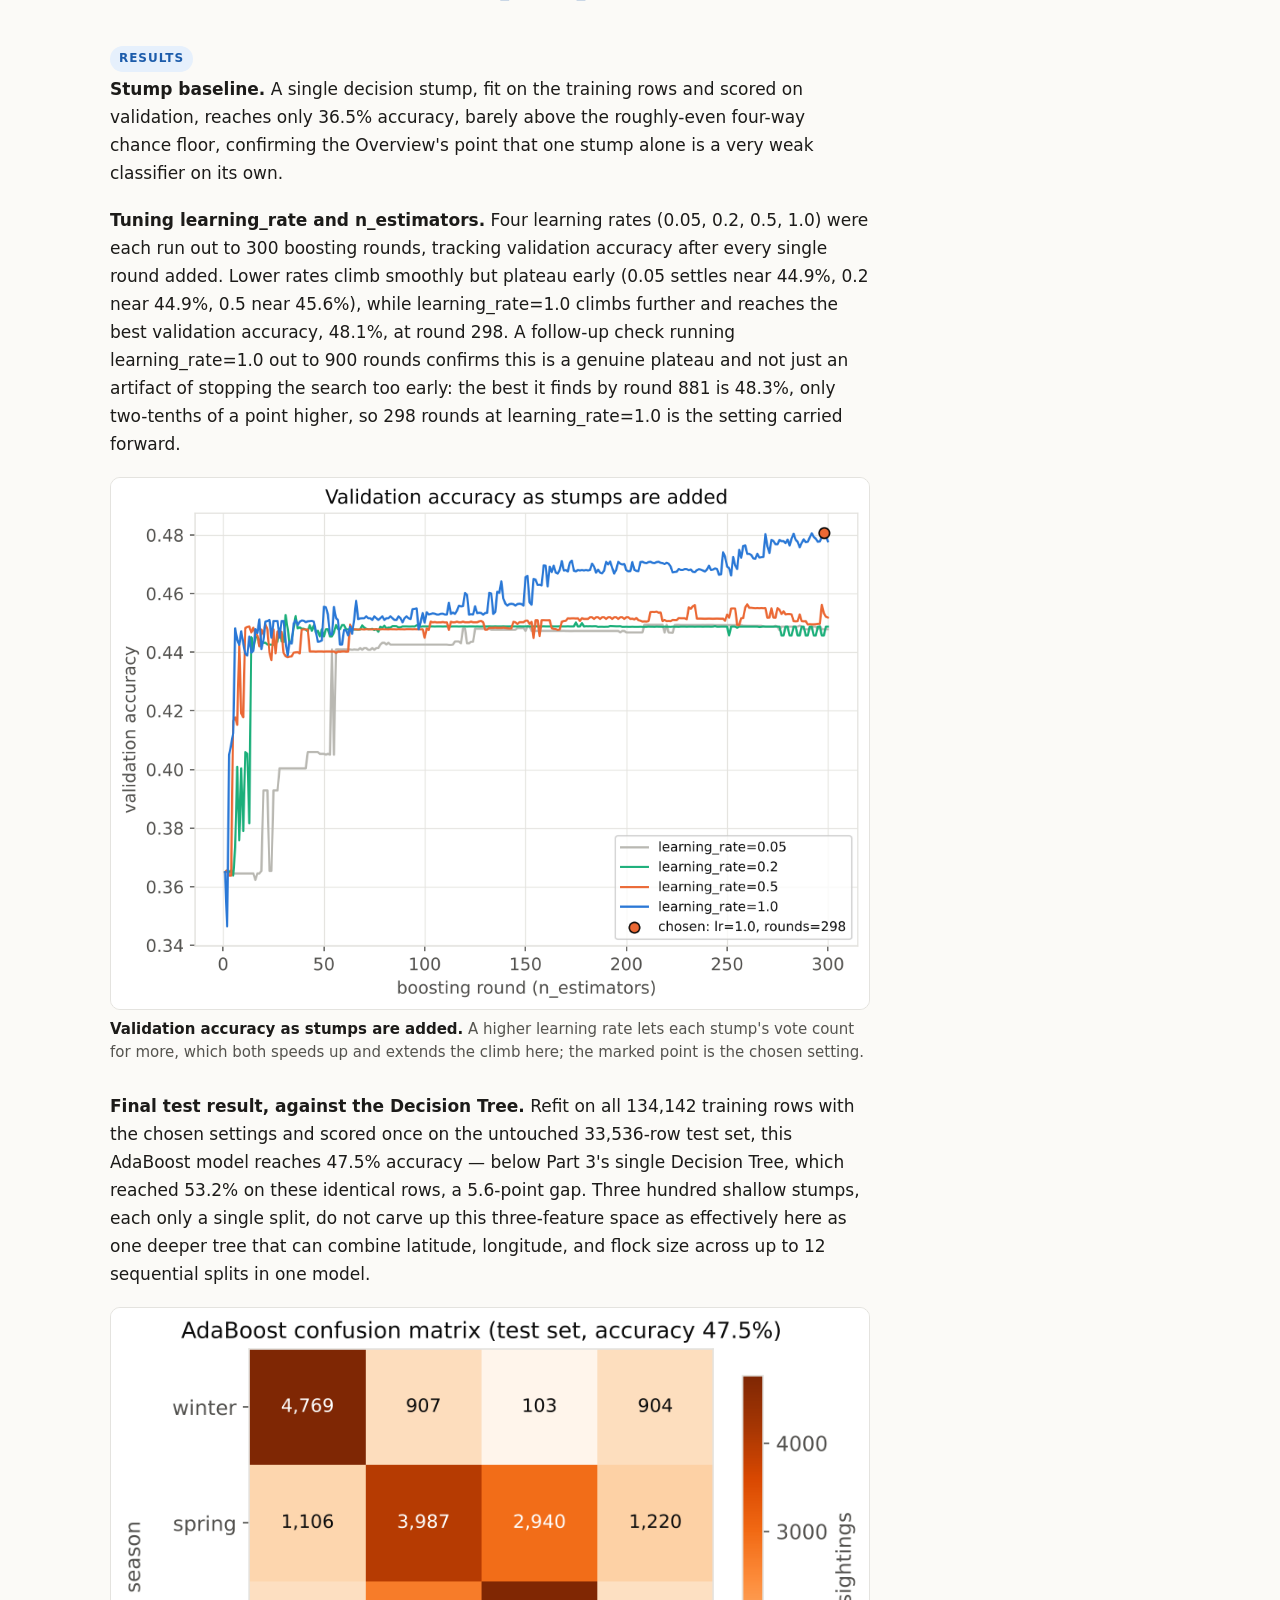
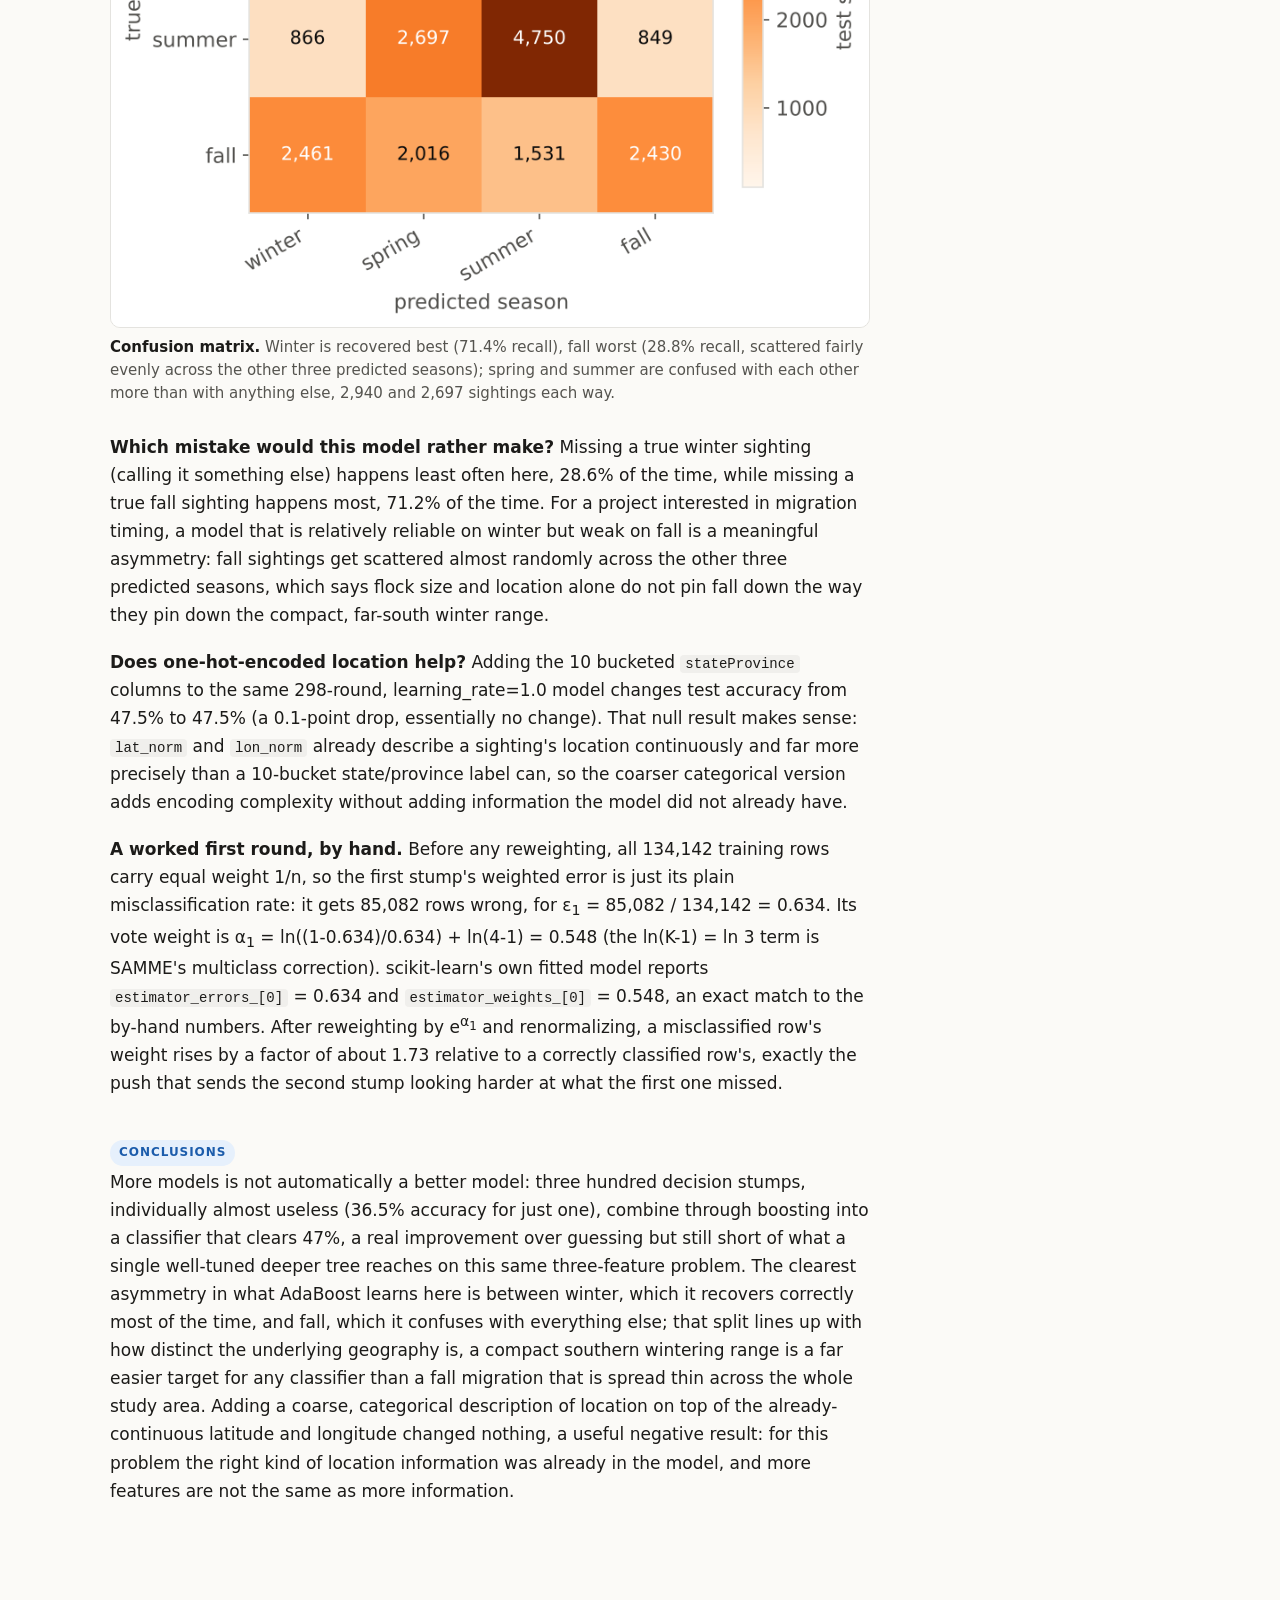
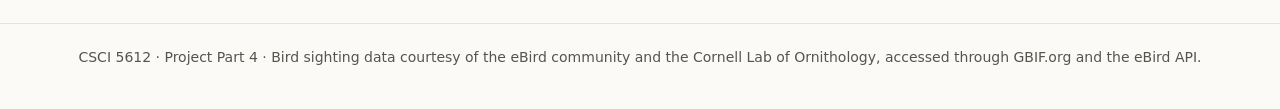
<file: adaboost.html>
<!DOCTYPE html>
<html lang="en">
<head>
<meta charset="utf-8">
<meta name="viewport" content="width=device-width, initial-scale=1">
<title>AdaBoost | Sandhill Crane Migration Over Time</title>
<meta name="description" content="Data science project on sandhill crane migration patterns over time, built with eBird community-science data.">
<link rel="stylesheet" href="css/style.css">
</head>
<body>
<a class="skip" href="#main">Skip to content</a>
<header class="site-header">
  <p class="kicker">CSCI 5612 &middot; The Website Project</p>
  <h1>Sandhill Crane Migration Over Time</h1>
  <p class="sub">How the timing and routes of sandhill crane migration have changed over time</p>
</header>
<nav class="tabs" aria-label="Project sections">
  <ul>
      <li><a href="index.html">Introduction</a></li>
      <li><a href="dataprep_eda.html">DataPrep/EDA</a></li>
      <li><a href="clustering.html">Clustering</a></li>
      <li><a href="pca.html">PCA</a></li>
      <li><a href="naivebayes.html">NaiveBayes</a></li>
      <li><a href="dectrees.html">DecTrees</a></li>
      <li><a href="regression.html">Regression</a></li>
      <li><a href="adaboost.html" aria-current="page">AdaBoost</a></li>
      <li><a href="gradientboosting.html">GradientBoosting</a></li>
      <li><a href="xgboost.html">XGBoost</a></li>
      <li><a href="conclusions.html">Conclusions</a></li>
      <li><a href="about.html">About Me</a></li>
  </ul>
</nav>
<main id="main">

<div class="prose">
<h2>AdaBoost</h2>
<p>AdaBoost is a supervised classification method that builds a sequence of very simple classifiers, one after another, each one trained to pay more attention to whatever the ones before it got wrong. Here it is asked the same question as Part 3's single decision tree: predict the <i>season</i> a sighting happened in, from only where it was and how many birds were counted.</p>

<span class="section-label">Overview</span>
<p><b>Boosting vs. bagging.</b> Bagging (the idea behind a random forest) fits many deep, flexible trees independently and in parallel, each on its own bootstrap-resampled rows, and then averages their votes; each tree is already low-bias and high-variance, and averaging cancels out the variance. Boosting does the opposite: it fits many very weak, high-bias learners one after another in sequence, and each new one is trained on a reweighted version of the data that emphasizes exactly the rows the previous ones got wrong. Where bagging reduces variance by averaging independent models, boosting reduces bias by chaining dependent ones, each patching the last.</p>
<p><b>Decision stumps.</b> AdaBoost's weak learner is typically a decision stump, a decision tree of depth 1: one single yes-or-no split on one feature, with two leaves. A stump barely does better than guessing on its own (see the baseline below), but it is cheap to fit, and boosting's whole premise is that a long, carefully reweighted sequence of weak learners can combine into something strong.</p>
<p><b>Reweighting and alpha.</b> Every row starts with equal weight 1/n. After each stump is fit, its weighted error rate &epsilon; is computed (the fraction of weighted mistakes it makes), and that stump earns a vote weight &alpha; = ln((1-&epsilon;)/&epsilon;) (scikit-learn's multiclass SAMME version adds ln(K-1) for K classes), which is large when the stump is accurate and small, even negative, when it barely beats chance. Every row the stump got wrong then has its weight multiplied up by roughly e<sup>&alpha;</sup> before the weights are renormalized to sum to 1 again, so the next stump in the sequence is fit on data that leans harder toward the rows that are still being missed.</p>
<p><b>The final vote.</b> After M rounds, the final prediction is not a simple majority of the M stumps; it is a weighted vote, &sum;<sub>m</sub> &alpha;<sub>m</sub> h<sub>m</sub>(x), with each stump's say in the outcome set by how accurate it was when it was fit. A stump that nailed a hard reweighted problem gets more influence than one that barely scraped by.</p>
<div class="fig-grid">
<figure>
  <a href="images/adaboost/concept_bagging_vs_boosting.png"><img src="images/adaboost/concept_bagging_vs_boosting.png" alt="Bagging vs boosting diagram" loading="lazy" onerror="this.closest('figure').classList.add('pending')"></a>
  <div class="ph">Figure appears here after <code>code/11_concept_diagrams3.py</code> has been run.</div>
  <figcaption><b>Bagging vs. boosting.</b> A made-up illustration, not project data. Parallel independent trees vs. a sequential chain of stumps, each one reweighting what the last one missed.</figcaption>
</figure>
<figure>
  <a href="images/adaboost/concept_reweighting.png"><img src="images/adaboost/concept_reweighting.png" alt="Reweighting misclassified rows" loading="lazy" onerror="this.closest('figure').classList.add('pending')"></a>
  <div class="ph">Figure appears here after <code>code/11_concept_diagrams3.py</code> has been run.</div>
  <figcaption><b>Reweighting.</b> A made-up illustration, not project data. Marker size is weight; the handful of rows a stump misses grow larger for the next round.</figcaption>
</figure>
</div>

<span class="section-label">Data Prep</span>
<p>The headline model reuses the exact stratified 80/20 split already saved to <a href="data/clean/nb_dt_train.csv">nb_dt_train.csv</a> and <a href="data/clean/nb_dt_test.csv">nb_dt_test.csv</a> (134,142 training rows, 33,536 disjoint testing rows, three numeric features: <code>lat_norm</code>, <code>lon_norm</code>, <code>log10_count</code>, date left out of the features for the same reason as every classification tab in this project), so its test-set accuracy below is directly comparable, row for row, to Part 3's Decision Tree. To choose AdaBoost's own settings honestly, 25% of the training rows are further carved off as a validation set (100,606 train / 33,536 validation), used only to pick <code>learning_rate</code> and <code>n_estimators</code>; the 33,536-row test set is never touched until the model is finalized.</p>
<div class="fig-grid">
<figure>
  <a href="images/adaboost/nb_dt_sample_preview.png"><img src="images/adaboost/nb_dt_sample_preview.png" alt="Sample of the labeled season data" loading="lazy" onerror="this.closest('figure').classList.add('pending')"></a>
  <div class="ph">Figure appears here after <code>code/10_adaboost.py</code> has been run.</div>
  <figcaption><b>Sample of the data.</b> A 400-row stratified sample of the labeled sightings, <a href="data/clean/nb_dt_sample.csv">nb_dt_sample.csv</a>.</figcaption>
</figure>
<figure>
  <a href="images/adaboost/nb_dt_train_preview.png"><img src="images/adaboost/nb_dt_train_preview.png" alt="Training set" loading="lazy" onerror="this.closest('figure').classList.add('pending')"></a>
  <div class="ph">Figure appears here after <code>code/10_adaboost.py</code> has been run.</div>
  <figcaption><b>Training set.</b> First rows of <a href="data/clean/nb_dt_train.csv">nb_dt_train.csv</a>, 134,142 rows (80%), further split into a train/validation piece for tuning.</figcaption>
</figure>
<figure>
  <a href="images/adaboost/nb_dt_test_preview.png"><img src="images/adaboost/nb_dt_test_preview.png" alt="Testing set" loading="lazy" onerror="this.closest('figure').classList.add('pending')"></a>
  <div class="ph">Figure appears here after <code>code/10_adaboost.py</code> has been run.</div>
  <figcaption><b>Testing set.</b> First rows of <a href="data/clean/nb_dt_test.csv">nb_dt_test.csv</a>, 33,536 rows (20%), untouched until the final score.</figcaption>
</figure>
</div>
<p><b>One-hot encoding a categorical column.</b> scikit-learn's <code>AdaBoostClassifier</code> needs every feature to be numeric. The three features above already are, but <a href="data/clean/observations_clean.csv">observations_clean.csv</a> also carries <code>stateProvince</code>, a 62-category text column left out of the main split, which is used here to demonstrate encoding a categorical variable properly: the 9 most common states/provinces in the training rows keep their own name and everything else is bucketed to "Other", then that 10-category column is one-hot encoded into 10 separate 0/1 columns, one per bucket, so a tree-based model like AdaBoost can split on "is this Ontario or not" the same way it splits on a numeric threshold.</p>
<figure>
  <a href="images/adaboost/ada_onehot_preview.png"><img src="images/adaboost/ada_onehot_preview.png" alt="stateProvince one-hot encoded" loading="lazy" onerror="this.closest('figure').classList.add('pending')"></a>
  <div class="ph">Figure appears here after <code>code/10_adaboost.py</code> has been run.</div>
  <figcaption><b>One-hot encoding in action.</b> Each row gets exactly one 1 among the 10 bucketed state/province columns; this enriched feature set is tested separately in Results below.</figcaption>
</figure>

<span class="section-label">Code</span>
<p>Written in Python with pandas, scikit-learn (<code>AdaBoostClassifier</code>, <code>DecisionTreeClassifier</code> as the stump, <code>confusion_matrix</code>), and matplotlib. Full code: <a href="code/10_adaboost.py">code/10_adaboost.py</a> (the overview diagrams above come from <a href="code/11_concept_diagrams3.py">code/11_concept_diagrams3.py</a>).</p>

<span class="section-label">Results</span>
<p><b>Stump baseline.</b> A single decision stump, fit on the training rows and scored on validation, reaches only 36.5% accuracy, barely above the roughly-even four-way chance floor, confirming the Overview's point that one stump alone is a very weak classifier on its own.</p>
<p><b>Tuning learning_rate and n_estimators.</b> Four learning rates (0.05, 0.2, 0.5, 1.0) were each run out to 300 boosting rounds, tracking validation accuracy after every single round added. Lower rates climb smoothly but plateau early (0.05 settles near 44.9%, 0.2 near 44.9%, 0.5 near 45.6%), while learning_rate=1.0 climbs further and reaches the best validation accuracy, 48.1%, at round 298. A follow-up check running learning_rate=1.0 out to 900 rounds confirms this is a genuine plateau and not just an artifact of stopping the search too early: the best it finds by round 881 is 48.3%, only two-tenths of a point higher, so 298 rounds at learning_rate=1.0 is the setting carried forward.</p>
<figure>
  <a href="images/adaboost/ada_validation_curve.png"><img src="images/adaboost/ada_validation_curve.png" alt="Validation accuracy vs boosting rounds for four learning rates" loading="lazy" onerror="this.closest('figure').classList.add('pending')"></a>
  <div class="ph">Figure appears here after <code>code/10_adaboost.py</code> has been run.</div>
  <figcaption><b>Validation accuracy as stumps are added.</b> A higher learning rate lets each stump's vote count for more, which both speeds up and extends the climb here; the marked point is the chosen setting.</figcaption>
</figure>
<p><b>Final test result, against the Decision Tree.</b> Refit on all 134,142 training rows with the chosen settings and scored once on the untouched 33,536-row test set, this AdaBoost model reaches 47.5% accuracy &mdash; below Part 3's single Decision Tree, which reached 53.2% on these identical rows, a 5.6-point gap. Three hundred shallow stumps, each only a single split, do not carve up this three-feature space as effectively here as one deeper tree that can combine latitude, longitude, and flock size across up to 12 sequential splits in one model.</p>
<figure>
  <a href="images/adaboost/ada_confusion_matrix.png"><img src="images/adaboost/ada_confusion_matrix.png" alt="AdaBoost confusion matrix" loading="lazy" onerror="this.closest('figure').classList.add('pending')"></a>
  <div class="ph">Figure appears here after <code>code/10_adaboost.py</code> has been run.</div>
  <figcaption><b>Confusion matrix.</b> Winter is recovered best (71.4% recall), fall worst (28.8% recall, scattered fairly evenly across the other three predicted seasons); spring and summer are confused with each other more than with anything else, 2,940 and 2,697 sightings each way.</figcaption>
</figure>
<p><b>Which mistake would this model rather make?</b> Missing a true winter sighting (calling it something else) happens least often here, 28.6% of the time, while missing a true fall sighting happens most, 71.2% of the time. For a project interested in migration timing, a model that is relatively reliable on winter but weak on fall is a meaningful asymmetry: fall sightings get scattered almost randomly across the other three predicted seasons, which says flock size and location alone do not pin fall down the way they pin down the compact, far-south winter range.</p>
<p><b>Does one-hot-encoded location help?</b> Adding the 10 bucketed <code>stateProvince</code> columns to the same 298-round, learning_rate=1.0 model changes test accuracy from 47.5% to 47.5% (a 0.1-point drop, essentially no change). That null result makes sense: <code>lat_norm</code> and <code>lon_norm</code> already describe a sighting's location continuously and far more precisely than a 10-bucket state/province label can, so the coarser categorical version adds encoding complexity without adding information the model did not already have.</p>
<p><b>A worked first round, by hand.</b> Before any reweighting, all 134,142 training rows carry equal weight 1/n, so the first stump's weighted error is just its plain misclassification rate: it gets 85,082 rows wrong, for &epsilon;<sub>1</sub> = 85,082 / 134,142 = 0.634. Its vote weight is &alpha;<sub>1</sub> = ln((1-0.634)/0.634) + ln(4-1) = 0.548 (the ln(K-1) = ln 3 term is SAMME's multiclass correction). scikit-learn's own fitted model reports <code>estimator_errors_[0]</code> = 0.634 and <code>estimator_weights_[0]</code> = 0.548, an exact match to the by-hand numbers. After reweighting by e<sup>&alpha;<sub>1</sub></sup> and renormalizing, a misclassified row's weight rises by a factor of about 1.73 relative to a correctly classified row's, exactly the push that sends the second stump looking harder at what the first one missed.</p>

<span class="section-label">Conclusions</span>
<p>More models is not automatically a better model: three hundred decision stumps, individually almost useless (36.5% accuracy for just one), combine through boosting into a classifier that clears 47%, a real improvement over guessing but still short of what a single well-tuned deeper tree reaches on this same three-feature problem. The clearest asymmetry in what AdaBoost learns here is between winter, which it recovers correctly most of the time, and fall, which it confuses with everything else; that split lines up with how distinct the underlying geography is, a compact southern wintering range is a far easier target for any classifier than a fall migration that is spread thin across the whole study area. Adding a coarse, categorical description of location on top of the already-continuous latitude and longitude changed nothing, a useful negative result: for this problem the right kind of location information was already in the model, and more features are not the same as more information.</p>
</div>

</main>
<footer>CSCI 5612 &middot; Project Part 4 &middot; Bird sighting data courtesy of the eBird community and the Cornell Lab of Ornithology, accessed through GBIF.org and the eBird API.</footer>
</body>
</html>
</file>
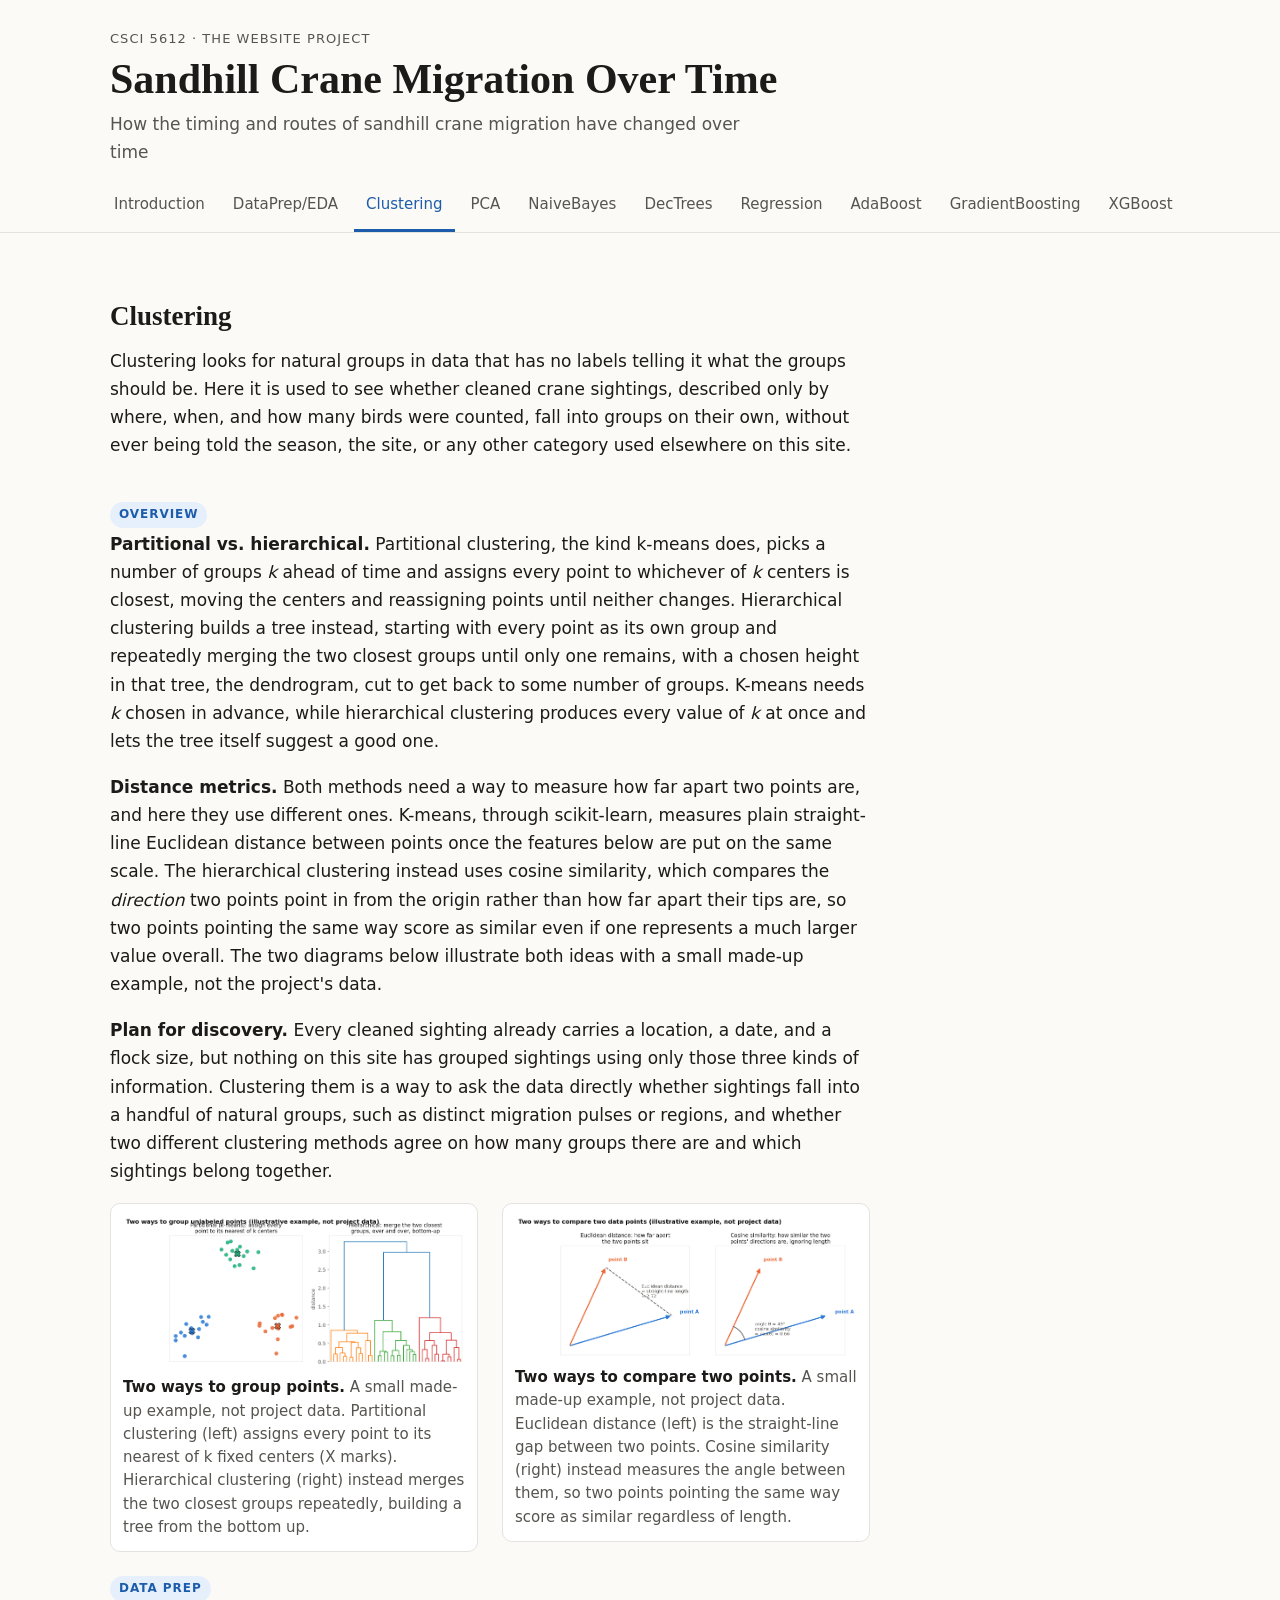
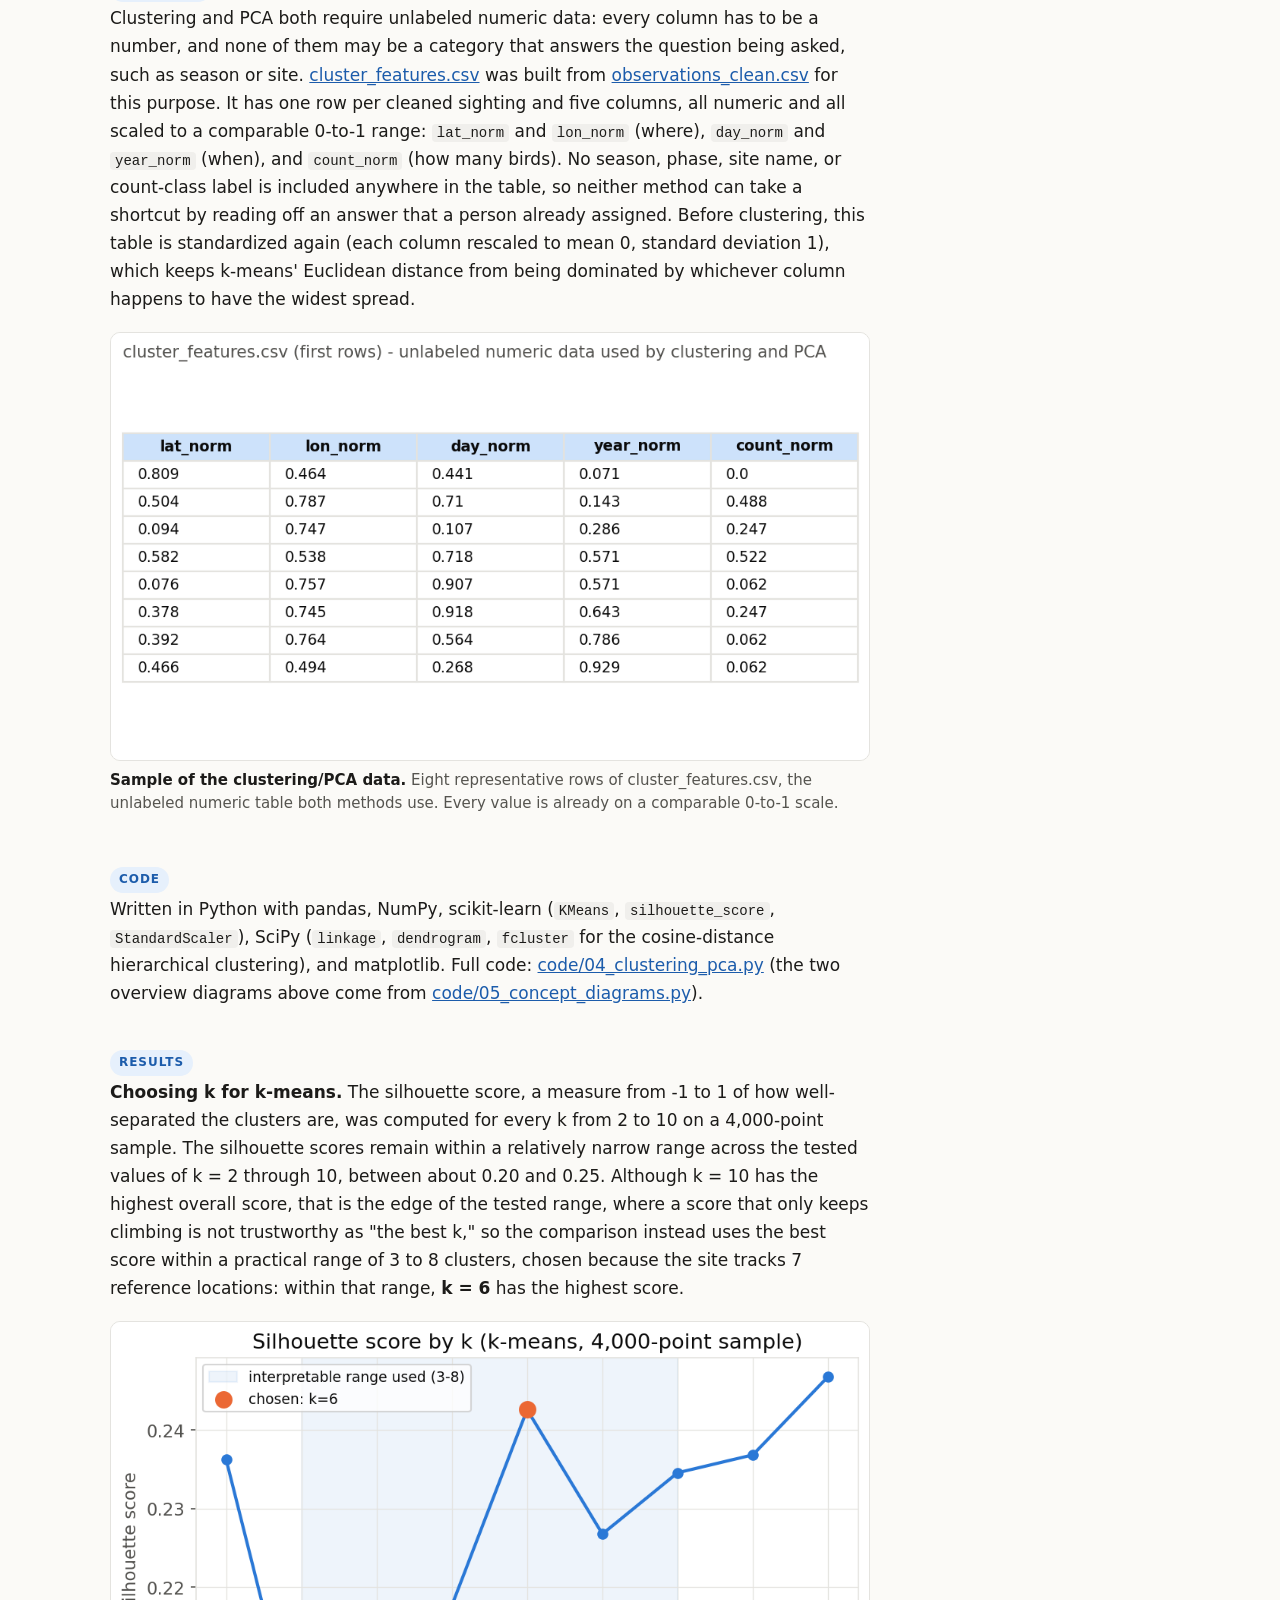
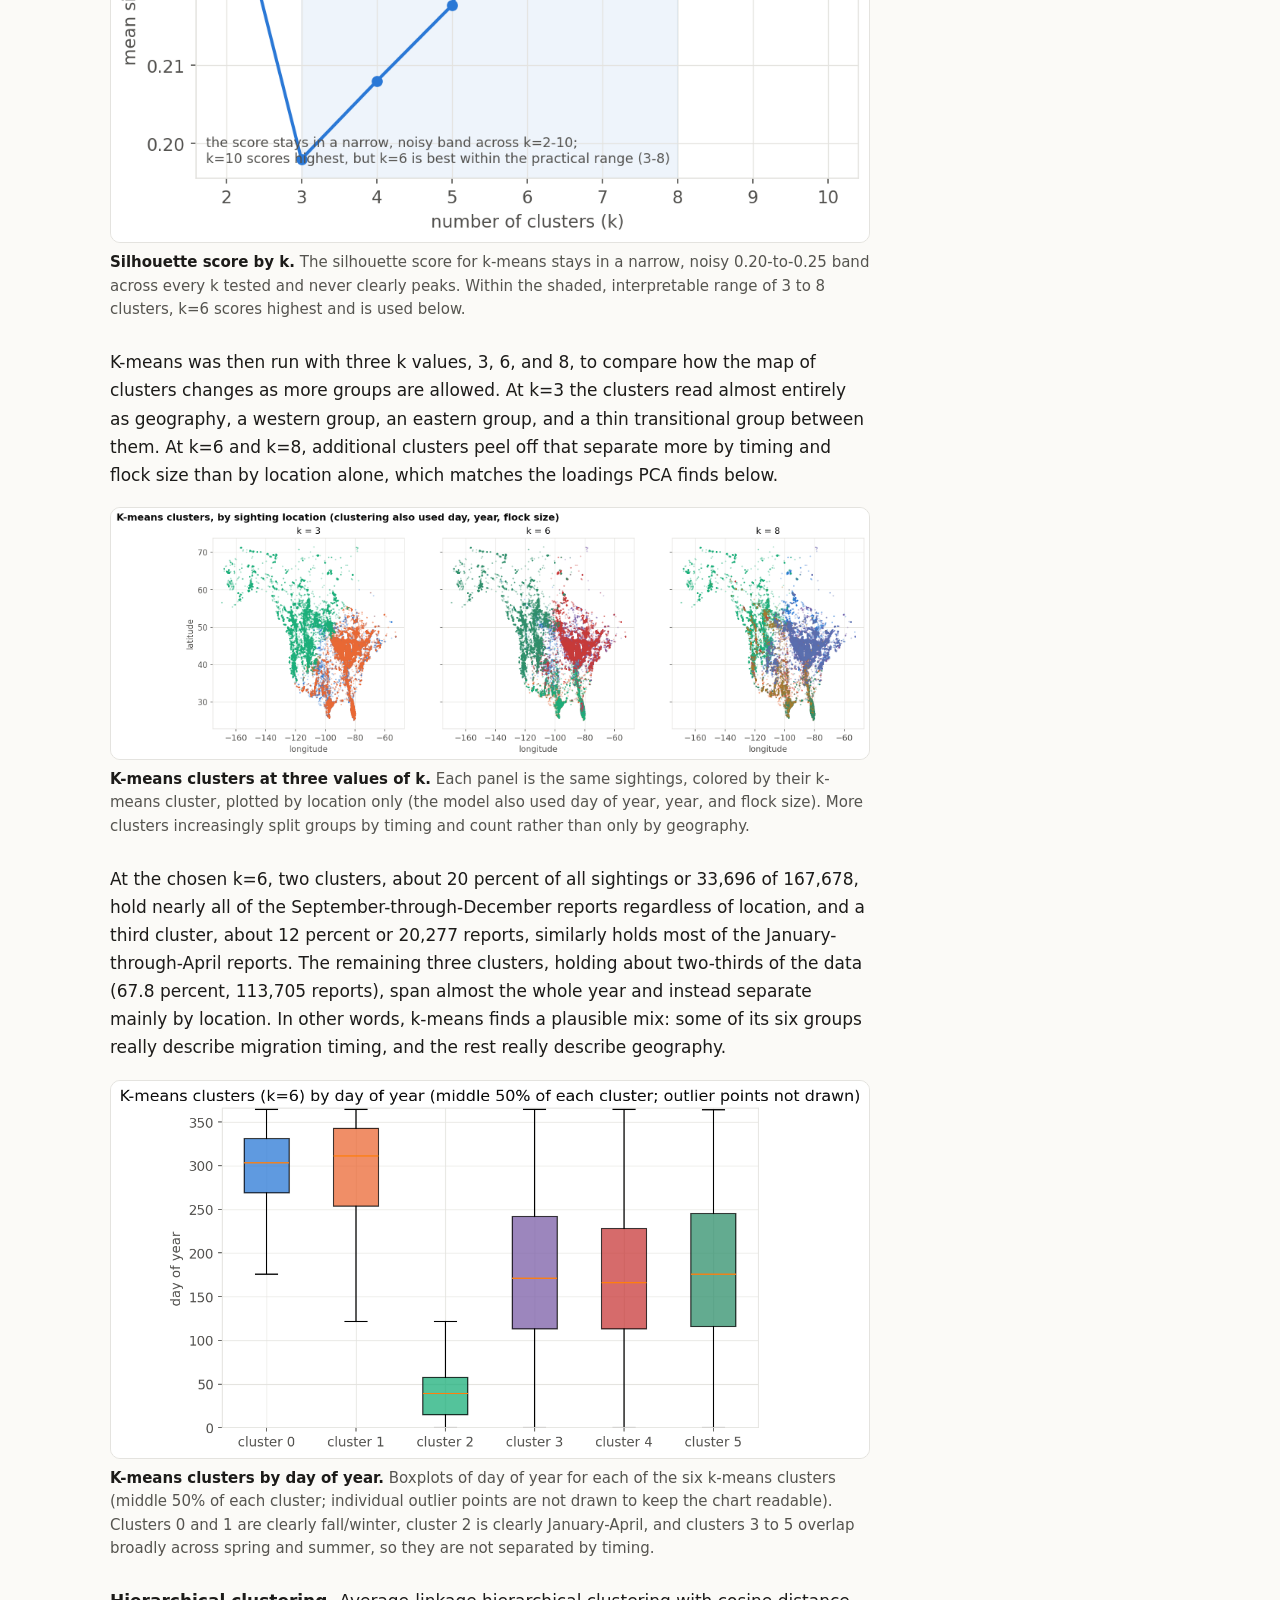
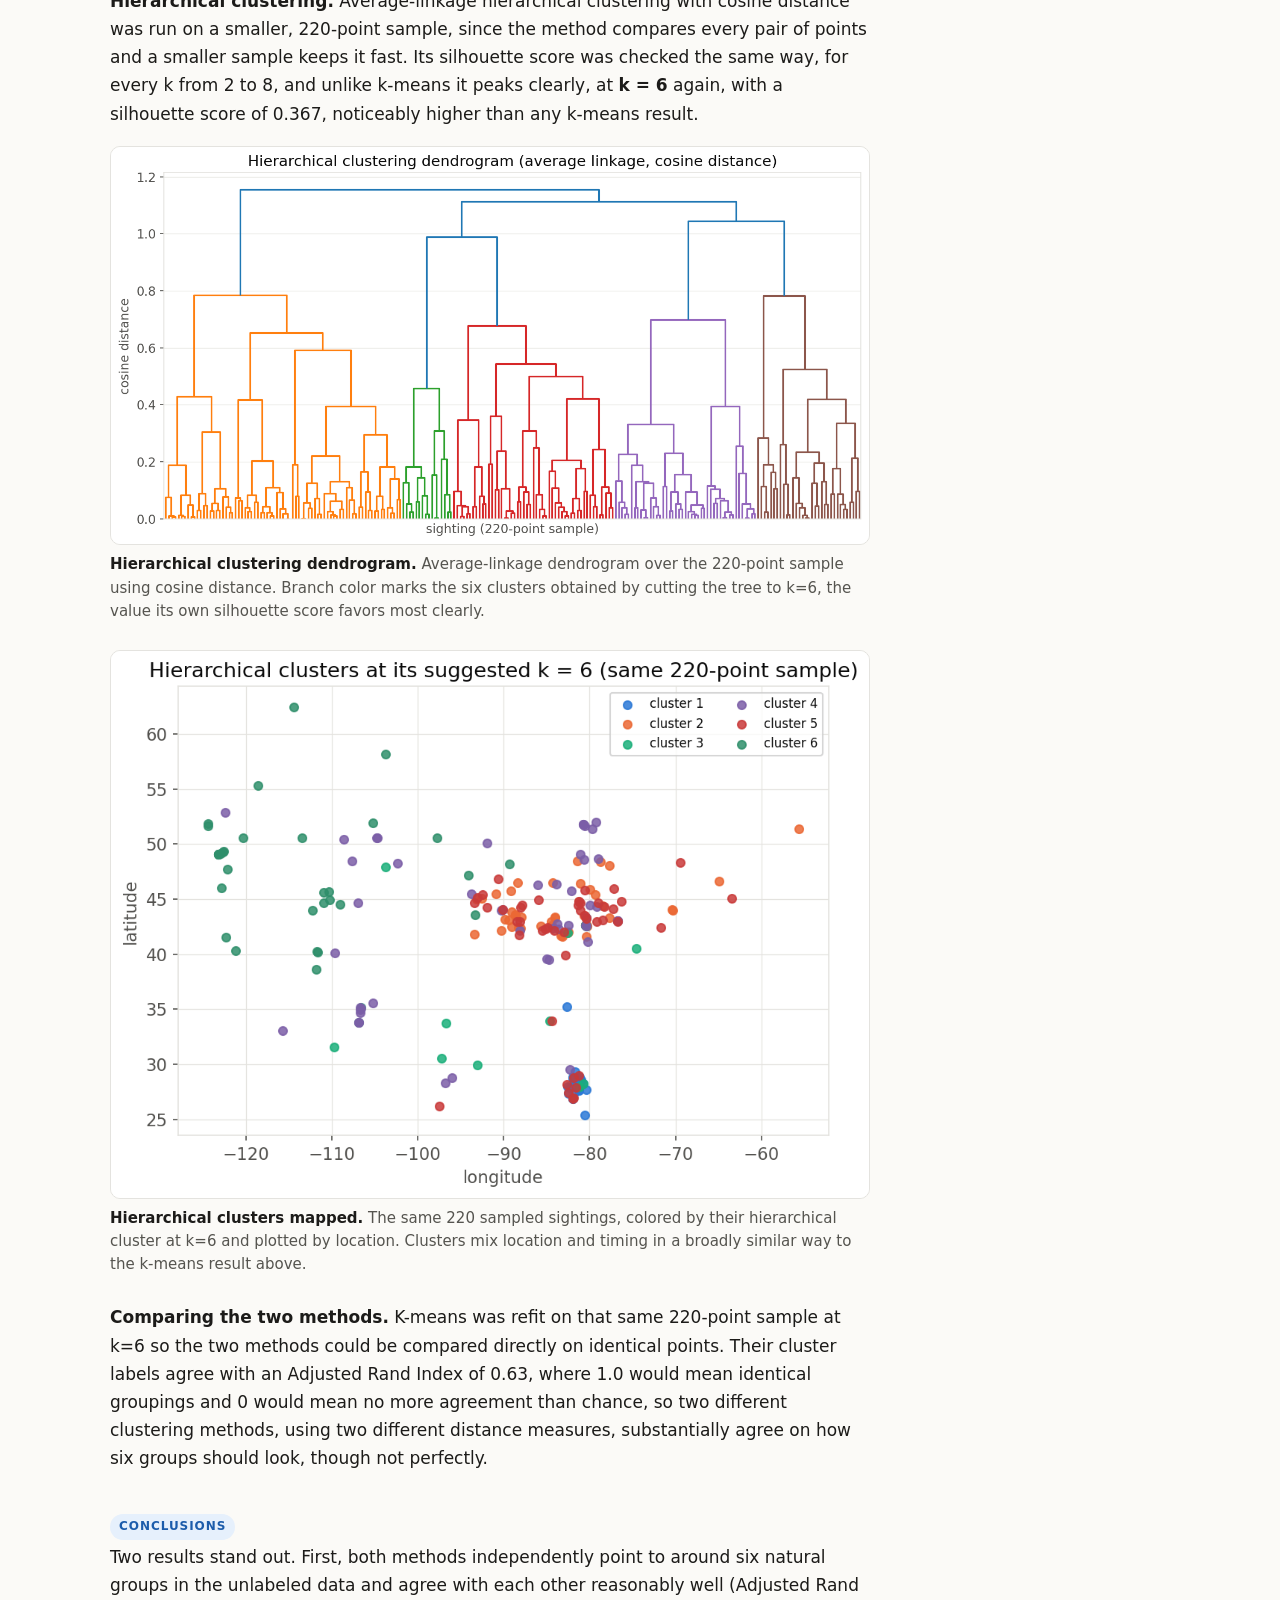
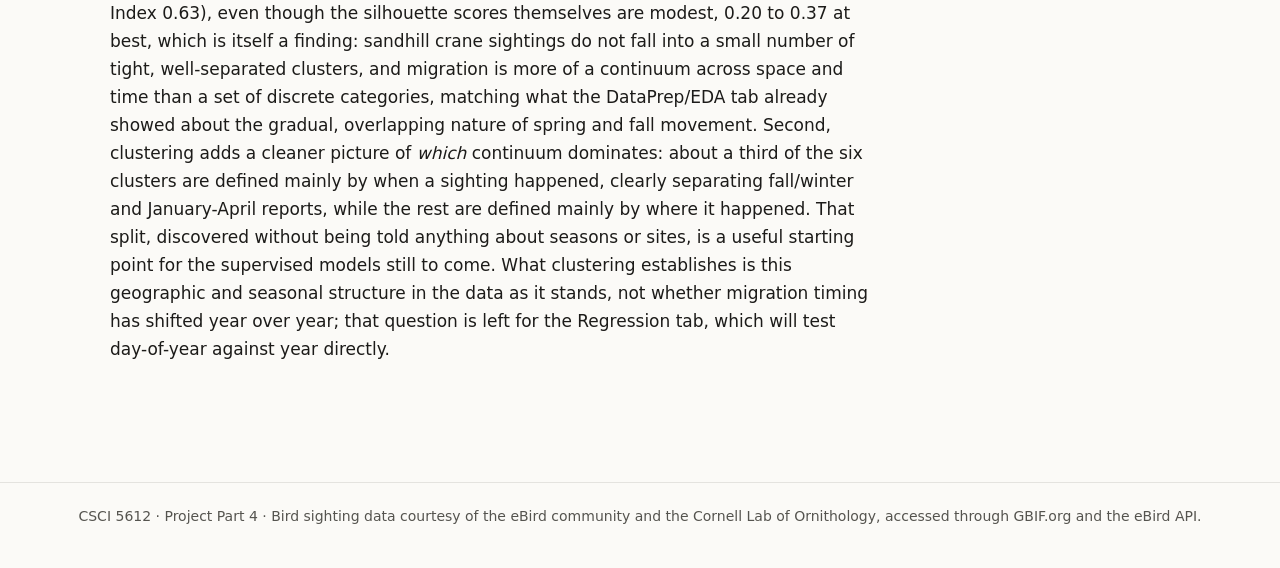
<file: clustering.html>
<!DOCTYPE html>
<html lang="en">
<head>
<meta charset="utf-8">
<meta name="viewport" content="width=device-width, initial-scale=1">
<title>Clustering | Sandhill Crane Migration Over Time</title>
<meta name="description" content="Data science project on sandhill crane migration patterns over time, built with eBird community-science data.">
<link rel="stylesheet" href="css/style.css">
</head>
<body>
<a class="skip" href="#main">Skip to content</a>
<header class="site-header">
  <p class="kicker">CSCI 5612 &middot; The Website Project</p>
  <h1>Sandhill Crane Migration Over Time</h1>
  <p class="sub">How the timing and routes of sandhill crane migration have changed over time</p>
</header>
<nav class="tabs" aria-label="Project sections">
  <ul>
      <li><a href="index.html">Introduction</a></li>
      <li><a href="dataprep_eda.html">DataPrep/EDA</a></li>
      <li><a href="clustering.html" aria-current="page">Clustering</a></li>
      <li><a href="pca.html">PCA</a></li>
      <li><a href="naivebayes.html">NaiveBayes</a></li>
      <li><a href="dectrees.html">DecTrees</a></li>
      <li><a href="regression.html">Regression</a></li>
      <li><a href="adaboost.html">AdaBoost</a></li>
      <li><a href="gradientboosting.html">GradientBoosting</a></li>
      <li><a href="xgboost.html">XGBoost</a></li>
      <li><a href="conclusions.html">Conclusions</a></li>
      <li><a href="about.html">About Me</a></li>
  </ul>
</nav>
<main id="main">

<div class="prose">
<h2>Clustering</h2>
<p>Clustering looks for natural groups in data that has no labels telling it what the groups should be. Here it is used to see whether cleaned crane sightings, described only by where, when, and how many birds were counted, fall into groups on their own, without ever being told the season, the site, or any other category used elsewhere on this site.</p>

<span class="section-label">Overview</span>
<p><b>Partitional vs. hierarchical.</b> Partitional clustering, the kind k-means does, picks a number of groups <i>k</i> ahead of time and assigns every point to whichever of <i>k</i> centers is closest, moving the centers and reassigning points until neither changes. Hierarchical clustering builds a tree instead, starting with every point as its own group and repeatedly merging the two closest groups until only one remains, with a chosen height in that tree, the dendrogram, cut to get back to some number of groups. K-means needs <i>k</i> chosen in advance, while hierarchical clustering produces every value of <i>k</i> at once and lets the tree itself suggest a good one.</p>
<p><b>Distance metrics.</b> Both methods need a way to measure how far apart two points are, and here they use different ones. K-means, through scikit-learn, measures plain straight-line Euclidean distance between points once the features below are put on the same scale. The hierarchical clustering instead uses cosine similarity, which compares the <i>direction</i> two points point in from the origin rather than how far apart their tips are, so two points pointing the same way score as similar even if one represents a much larger value overall. The two diagrams below illustrate both ideas with a small made-up example, not the project's data.</p>
<p><b>Plan for discovery.</b> Every cleaned sighting already carries a location, a date, and a flock size, but nothing on this site has grouped sightings using only those three kinds of information. Clustering them is a way to ask the data directly whether sightings fall into a handful of natural groups, such as distinct migration pulses or regions, and whether two different clustering methods agree on how many groups there are and which sightings belong together.</p>
<div class="fig-grid">
<figure>
  <a href="images/clustering/concept_partitional_vs_hierarchical.png"><img src="images/clustering/concept_partitional_vs_hierarchical.png" alt="Two ways to group points" loading="lazy" onerror="this.closest('figure').classList.add('pending')"></a>
  <div class="ph">Figure appears here after <code>code/03_eda_figures.py</code> has been run on the gathered data.</div>
  <figcaption><b>Two ways to group points.</b> A small made-up example, not project data. Partitional clustering (left) assigns every point to its nearest of k fixed centers (X marks). Hierarchical clustering (right) instead merges the two closest groups repeatedly, building a tree from the bottom up.</figcaption>
</figure>
<figure>
  <a href="images/clustering/concept_distance_metrics.png"><img src="images/clustering/concept_distance_metrics.png" alt="Two ways to compare two points" loading="lazy" onerror="this.closest('figure').classList.add('pending')"></a>
  <div class="ph">Figure appears here after <code>code/03_eda_figures.py</code> has been run on the gathered data.</div>
  <figcaption><b>Two ways to compare two points.</b> A small made-up example, not project data. Euclidean distance (left) is the straight-line gap between two points. Cosine similarity (right) instead measures the angle between them, so two points pointing the same way score as similar regardless of length.</figcaption>
</figure>
</div>

<span class="section-label">Data Prep</span>
<p>Clustering and PCA both require unlabeled numeric data: every column has to be a number, and none of them may be a category that answers the question being asked, such as season or site. <a href="data/clean/cluster_features.csv">cluster_features.csv</a> was built from <a href="data/clean/observations_clean.csv">observations_clean.csv</a> for this purpose. It has one row per cleaned sighting and five columns, all numeric and all scaled to a comparable 0-to-1 range: <code>lat_norm</code> and <code>lon_norm</code> (where), <code>day_norm</code> and <code>year_norm</code> (when), and <code>count_norm</code> (how many birds). No season, phase, site name, or count-class label is included anywhere in the table, so neither method can take a shortcut by reading off an answer that a person already assigned. Before clustering, this table is standardized again (each column rescaled to mean 0, standard deviation 1), which keeps k-means' Euclidean distance from being dominated by whichever column happens to have the widest spread.</p>
<figure>
  <a href="images/clustering/cluster_features_preview.png"><img src="images/clustering/cluster_features_preview.png" alt="Sample of the clustering/PCA data" loading="lazy" onerror="this.closest('figure').classList.add('pending')"></a>
  <div class="ph">Figure appears here after <code>code/03_eda_figures.py</code> has been run on the gathered data.</div>
  <figcaption><b>Sample of the clustering/PCA data.</b> Eight representative rows of cluster_features.csv, the unlabeled numeric table both methods use. Every value is already on a comparable 0-to-1 scale.</figcaption>
</figure>

<span class="section-label">Code</span>
<p>Written in Python with pandas, NumPy, scikit-learn (<code>KMeans</code>, <code>silhouette_score</code>, <code>StandardScaler</code>), SciPy (<code>linkage</code>, <code>dendrogram</code>, <code>fcluster</code> for the cosine-distance hierarchical clustering), and matplotlib. Full code: <a href="code/04_clustering_pca.py">code/04_clustering_pca.py</a> (the two overview diagrams above come from <a href="code/05_concept_diagrams.py">code/05_concept_diagrams.py</a>).</p>

<span class="section-label">Results</span>
<p><b>Choosing k for k-means.</b> The silhouette score, a measure from -1 to 1 of how well-separated the clusters are, was computed for every k from 2 to 10 on a 4,000-point sample. The silhouette scores remain within a relatively narrow range across the tested values of k = 2 through 10, between about 0.20 and 0.25. Although k = 10 has the highest overall score, that is the edge of the tested range, where a score that only keeps climbing is not trustworthy as "the best k," so the comparison instead uses the best score within a practical range of 3 to 8 clusters, chosen because the site tracks 7 reference locations: within that range, <b>k = 6</b> has the highest score.</p>
<figure>
  <a href="images/clustering/kmeans_silhouette_by_k.png"><img src="images/clustering/kmeans_silhouette_by_k.png" alt="Silhouette score by k" loading="lazy" onerror="this.closest('figure').classList.add('pending')"></a>
  <div class="ph">Figure appears here after <code>code/03_eda_figures.py</code> has been run on the gathered data.</div>
  <figcaption><b>Silhouette score by k.</b> The silhouette score for k-means stays in a narrow, noisy 0.20-to-0.25 band across every k tested and never clearly peaks. Within the shaded, interpretable range of 3 to 8 clusters, k=6 scores highest and is used below.</figcaption>
</figure>
<p>K-means was then run with three k values, 3, 6, and 8, to compare how the map of clusters changes as more groups are allowed. At k=3 the clusters read almost entirely as geography, a western group, an eastern group, and a thin transitional group between them. At k=6 and k=8, additional clusters peel off that separate more by timing and flock size than by location alone, which matches the loadings PCA finds below.</p>
<figure>
  <a href="images/clustering/kmeans_three_k_map.png"><img src="images/clustering/kmeans_three_k_map.png" alt="K-means clusters at three values of k" loading="lazy" onerror="this.closest('figure').classList.add('pending')"></a>
  <div class="ph">Figure appears here after <code>code/03_eda_figures.py</code> has been run on the gathered data.</div>
  <figcaption><b>K-means clusters at three values of k.</b> Each panel is the same sightings, colored by their k-means cluster, plotted by location only (the model also used day of year, year, and flock size). More clusters increasingly split groups by timing and count rather than only by geography.</figcaption>
</figure>
<p>At the chosen k=6, two clusters, about 20 percent of all sightings or 33,696 of 167,678, hold nearly all of the September-through-December reports regardless of location, and a third cluster, about 12 percent or 20,277 reports, similarly holds most of the January-through-April reports. The remaining three clusters, holding about two-thirds of the data (67.8 percent, 113,705 reports), span almost the whole year and instead separate mainly by location. In other words, k-means finds a plausible mix: some of its six groups really describe migration timing, and the rest really describe geography.</p>
<figure>
  <a href="images/clustering/kmeans_best_k_day_of_year.png"><img src="images/clustering/kmeans_best_k_day_of_year.png" alt="K-means clusters by day of year" loading="lazy" onerror="this.closest('figure').classList.add('pending')"></a>
  <div class="ph">Figure appears here after <code>code/03_eda_figures.py</code> has been run on the gathered data.</div>
  <figcaption><b>K-means clusters by day of year.</b> Boxplots of day of year for each of the six k-means clusters (middle 50% of each cluster; individual outlier points are not drawn to keep the chart readable). Clusters 0 and 1 are clearly fall/winter, cluster 2 is clearly January-April, and clusters 3 to 5 overlap broadly across spring and summer, so they are not separated by timing.</figcaption>
</figure>

<p><b>Hierarchical clustering.</b> Average-linkage hierarchical clustering with cosine distance was run on a smaller, 220-point sample, since the method compares every pair of points and a smaller sample keeps it fast. Its silhouette score was checked the same way, for every k from 2 to 8, and unlike k-means it peaks clearly, at <b>k = 6</b> again, with a silhouette score of 0.367, noticeably higher than any k-means result.</p>
<figure>
  <a href="images/clustering/hclust_dendrogram.png"><img src="images/clustering/hclust_dendrogram.png" alt="Hierarchical clustering dendrogram" loading="lazy" onerror="this.closest('figure').classList.add('pending')"></a>
  <div class="ph">Figure appears here after <code>code/03_eda_figures.py</code> has been run on the gathered data.</div>
  <figcaption><b>Hierarchical clustering dendrogram.</b> Average-linkage dendrogram over the 220-point sample using cosine distance. Branch color marks the six clusters obtained by cutting the tree to k=6, the value its own silhouette score favors most clearly.</figcaption>
</figure>
<figure>
  <a href="images/clustering/hclust_best_k_map.png"><img src="images/clustering/hclust_best_k_map.png" alt="Hierarchical clusters mapped" loading="lazy" onerror="this.closest('figure').classList.add('pending')"></a>
  <div class="ph">Figure appears here after <code>code/03_eda_figures.py</code> has been run on the gathered data.</div>
  <figcaption><b>Hierarchical clusters mapped.</b> The same 220 sampled sightings, colored by their hierarchical cluster at k=6 and plotted by location. Clusters mix location and timing in a broadly similar way to the k-means result above.</figcaption>
</figure>
<p><b>Comparing the two methods.</b> K-means was refit on that same 220-point sample at k=6 so the two methods could be compared directly on identical points. Their cluster labels agree with an Adjusted Rand Index of 0.63, where 1.0 would mean identical groupings and 0 would mean no more agreement than chance, so two different clustering methods, using two different distance measures, substantially agree on how six groups should look, though not perfectly.</p>

<span class="section-label">Conclusions</span>
<p>Two results stand out. First, both methods independently point to around six natural groups in the unlabeled data and agree with each other reasonably well (Adjusted Rand Index 0.63), even though the silhouette scores themselves are modest, 0.20 to 0.37 at best, which is itself a finding: sandhill crane sightings do not fall into a small number of tight, well-separated clusters, and migration is more of a continuum across space and time than a set of discrete categories, matching what the DataPrep/EDA tab already showed about the gradual, overlapping nature of spring and fall movement. Second, clustering adds a cleaner picture of <i>which</i> continuum dominates: about a third of the six clusters are defined mainly by when a sighting happened, clearly separating fall/winter and January-April reports, while the rest are defined mainly by where it happened. That split, discovered without being told anything about seasons or sites, is a useful starting point for the supervised models still to come. What clustering establishes is this geographic and seasonal structure in the data as it stands, not whether migration timing has shifted year over year; that question is left for the Regression tab, which will test day-of-year against year directly.</p>
</div>

</main>
<footer>CSCI 5612 &middot; Project Part 4 &middot; Bird sighting data courtesy of the eBird community and the Cornell Lab of Ornithology, accessed through GBIF.org and the eBird API.</footer>
</body>
</html>
</file>
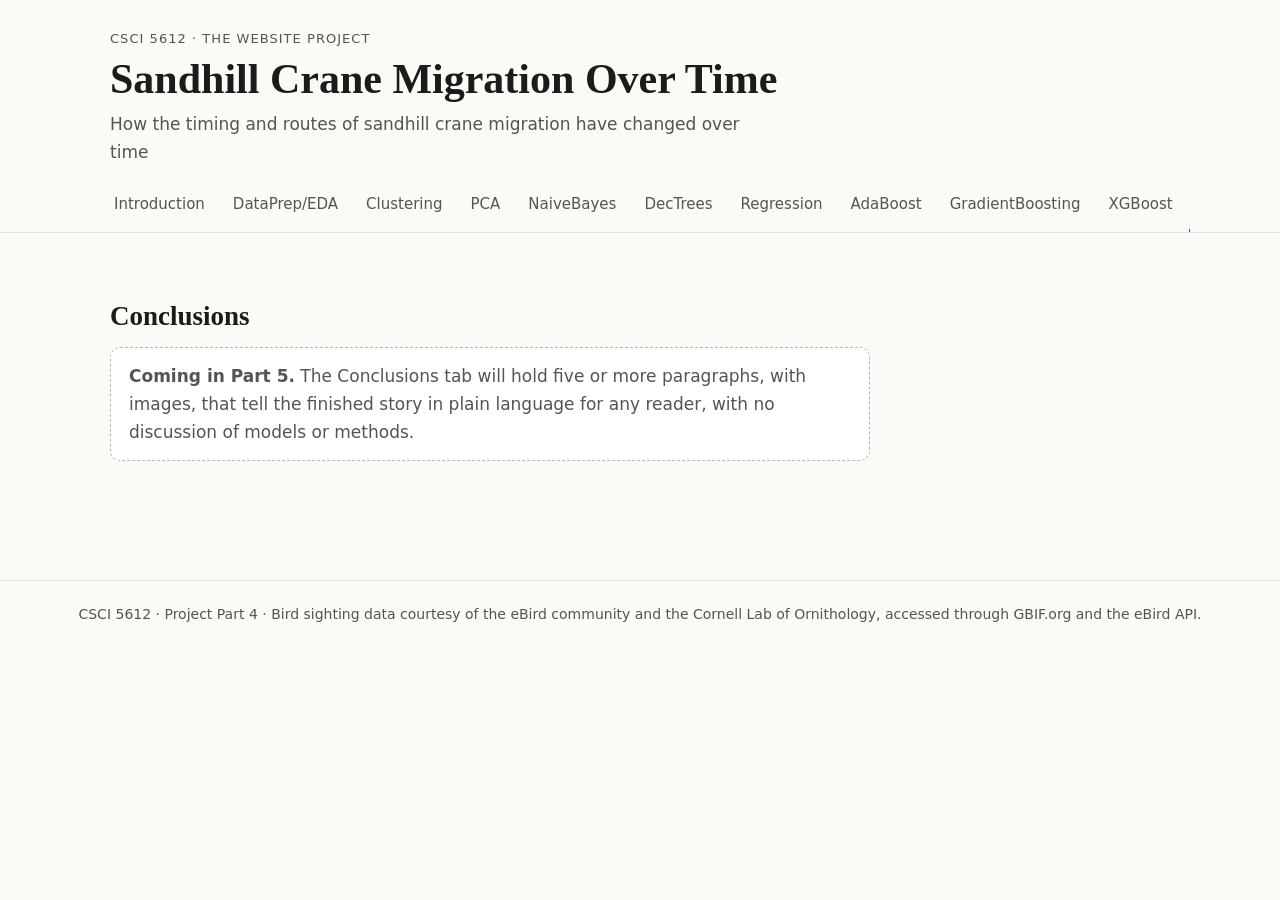
<file: conclusions.html>
<!DOCTYPE html>
<html lang="en">
<head>
<meta charset="utf-8">
<meta name="viewport" content="width=device-width, initial-scale=1">
<title>Conclusions | Sandhill Crane Migration Over Time</title>
<meta name="description" content="Data science project on sandhill crane migration patterns over time, built with eBird community-science data.">
<link rel="stylesheet" href="css/style.css">
</head>
<body>
<a class="skip" href="#main">Skip to content</a>
<header class="site-header">
  <p class="kicker">CSCI 5612 &middot; The Website Project</p>
  <h1>Sandhill Crane Migration Over Time</h1>
  <p class="sub">How the timing and routes of sandhill crane migration have changed over time</p>
</header>
<nav class="tabs" aria-label="Project sections">
  <ul>
      <li><a href="index.html">Introduction</a></li>
      <li><a href="dataprep_eda.html">DataPrep/EDA</a></li>
      <li><a href="clustering.html">Clustering</a></li>
      <li><a href="pca.html">PCA</a></li>
      <li><a href="naivebayes.html">NaiveBayes</a></li>
      <li><a href="dectrees.html">DecTrees</a></li>
      <li><a href="regression.html">Regression</a></li>
      <li><a href="adaboost.html">AdaBoost</a></li>
      <li><a href="gradientboosting.html">GradientBoosting</a></li>
      <li><a href="xgboost.html">XGBoost</a></li>
      <li><a href="conclusions.html" aria-current="page">Conclusions</a></li>
      <li><a href="about.html">About Me</a></li>
  </ul>
</nav>
<main id="main">

<div class="prose">
<h2>Conclusions</h2>
<p class="coming"><b>Coming in Part 5.</b> The Conclusions tab will hold five or more paragraphs, with images, that tell the finished story in plain language for any reader, with no discussion of models or methods.</p>
</div>
</main>
<footer>CSCI 5612 &middot; Project Part 4 &middot; Bird sighting data courtesy of the eBird community and the Cornell Lab of Ornithology, accessed through GBIF.org and the eBird API.</footer>
</body>
</html>
</file>
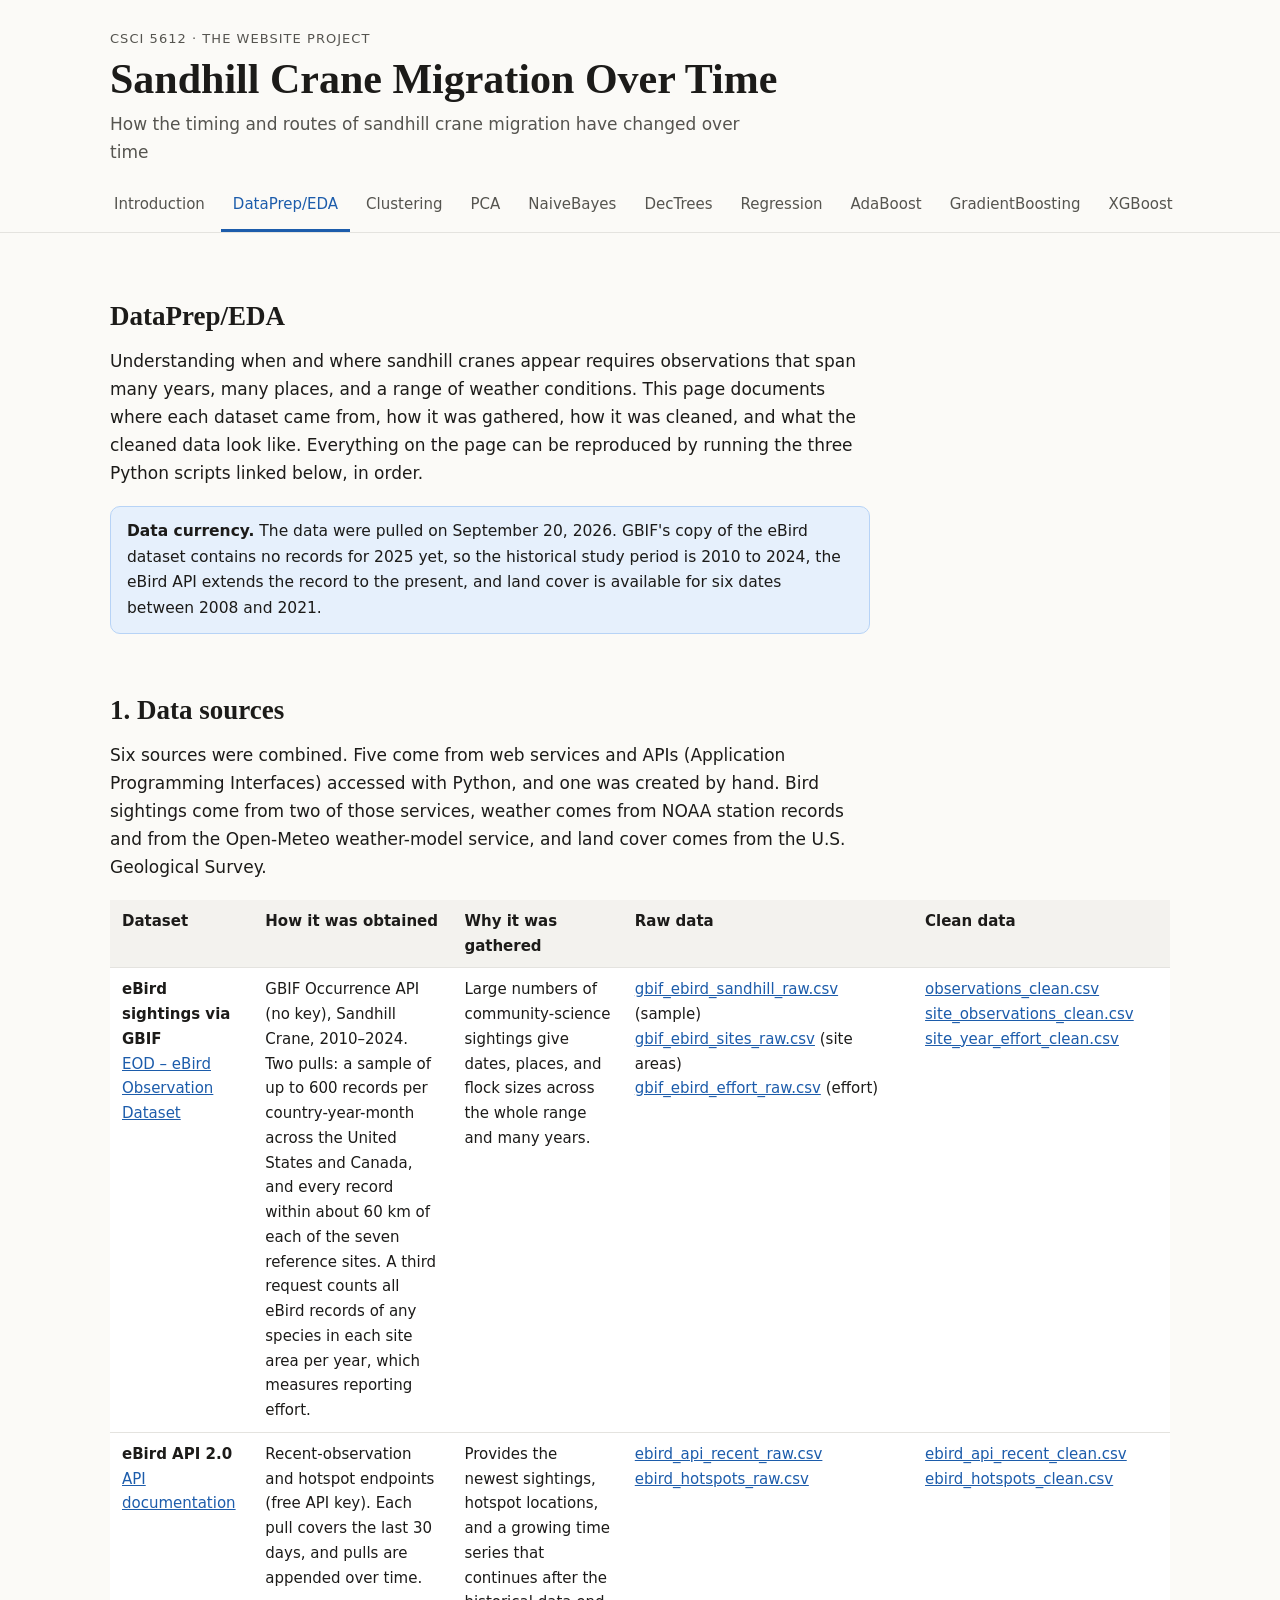
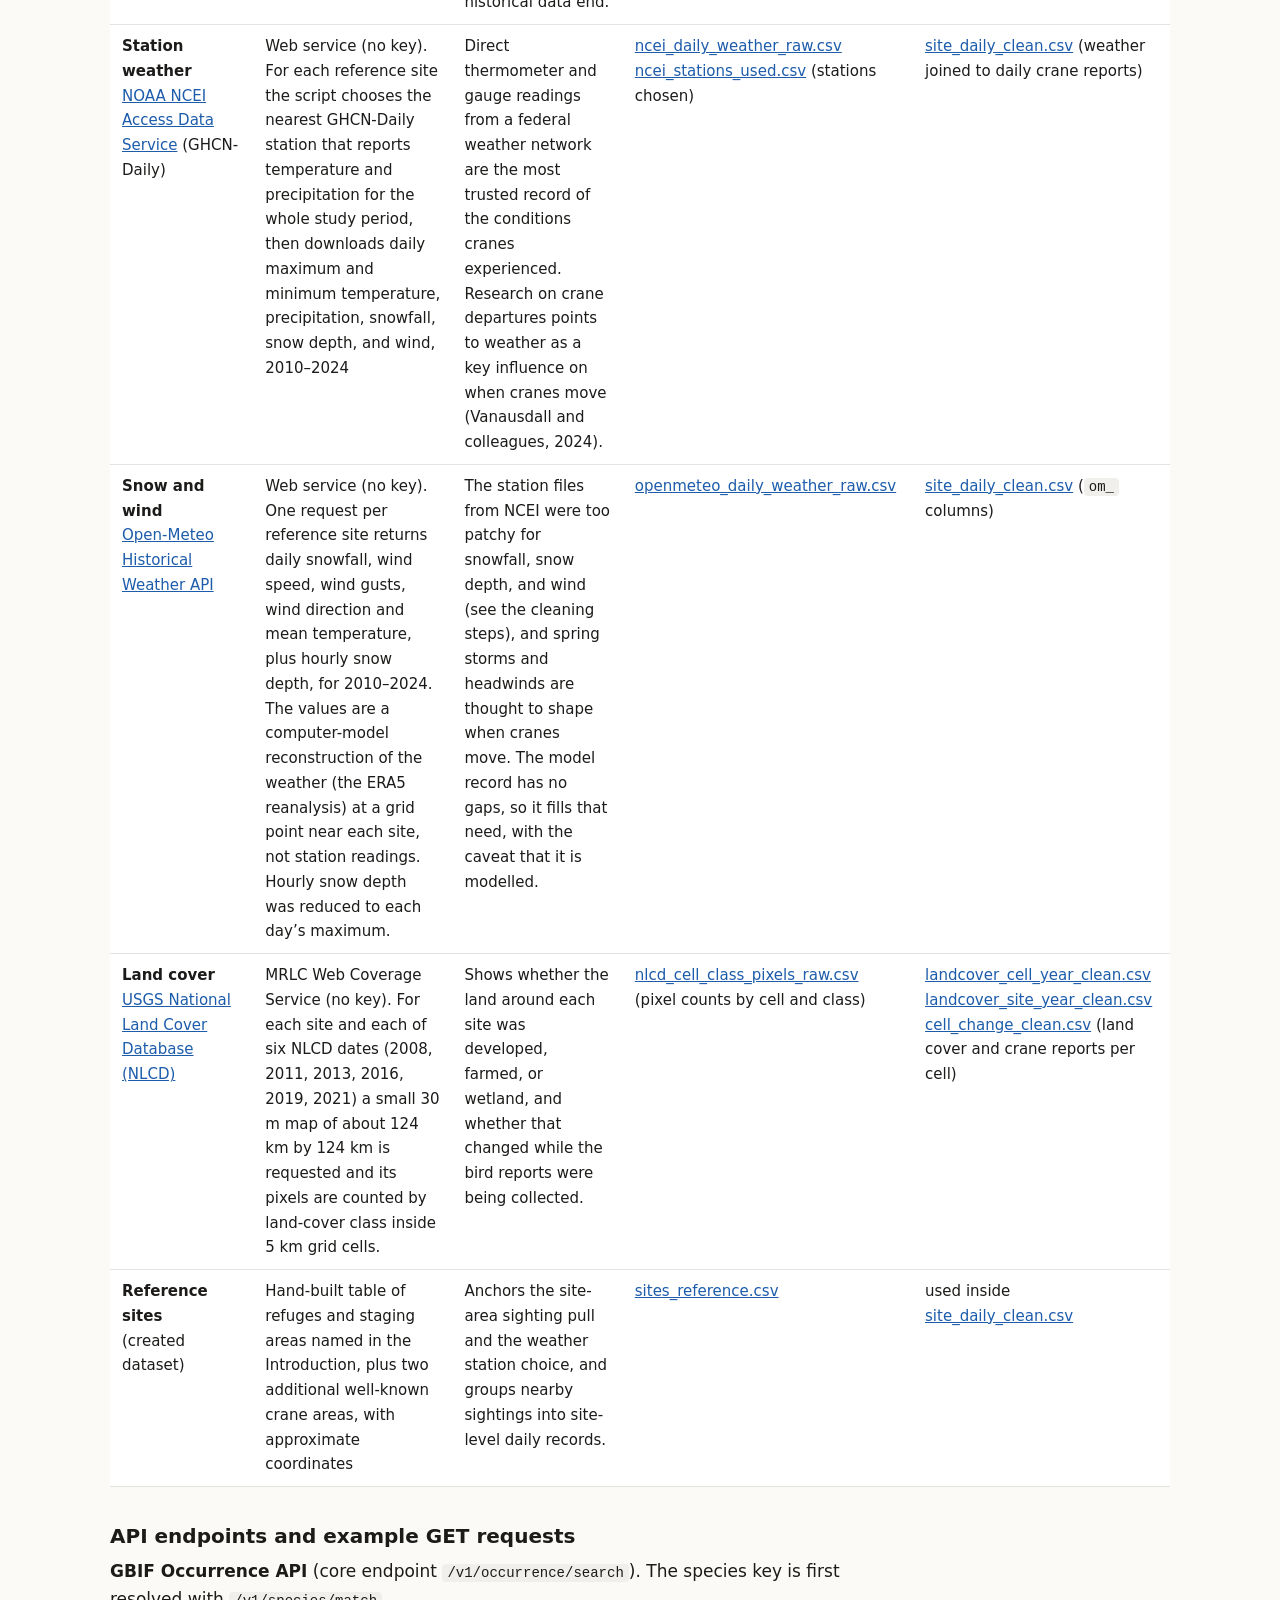
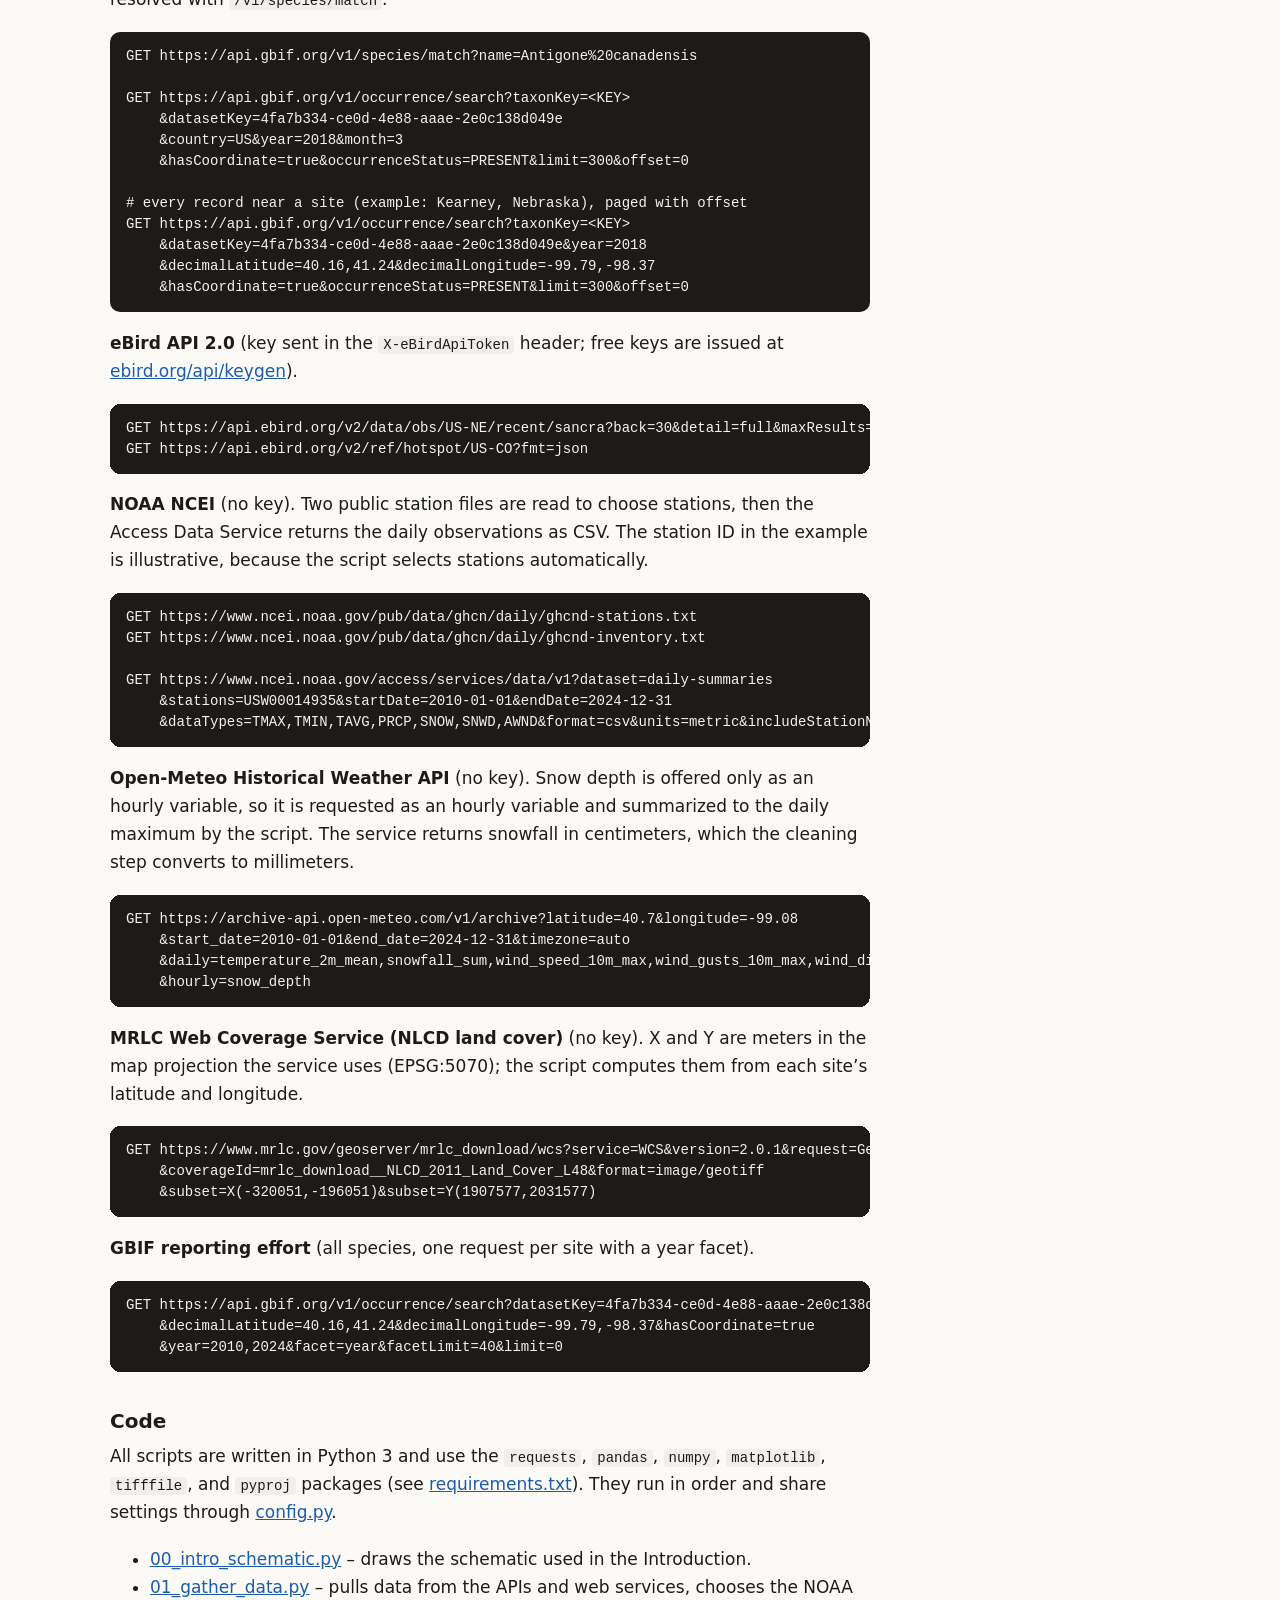
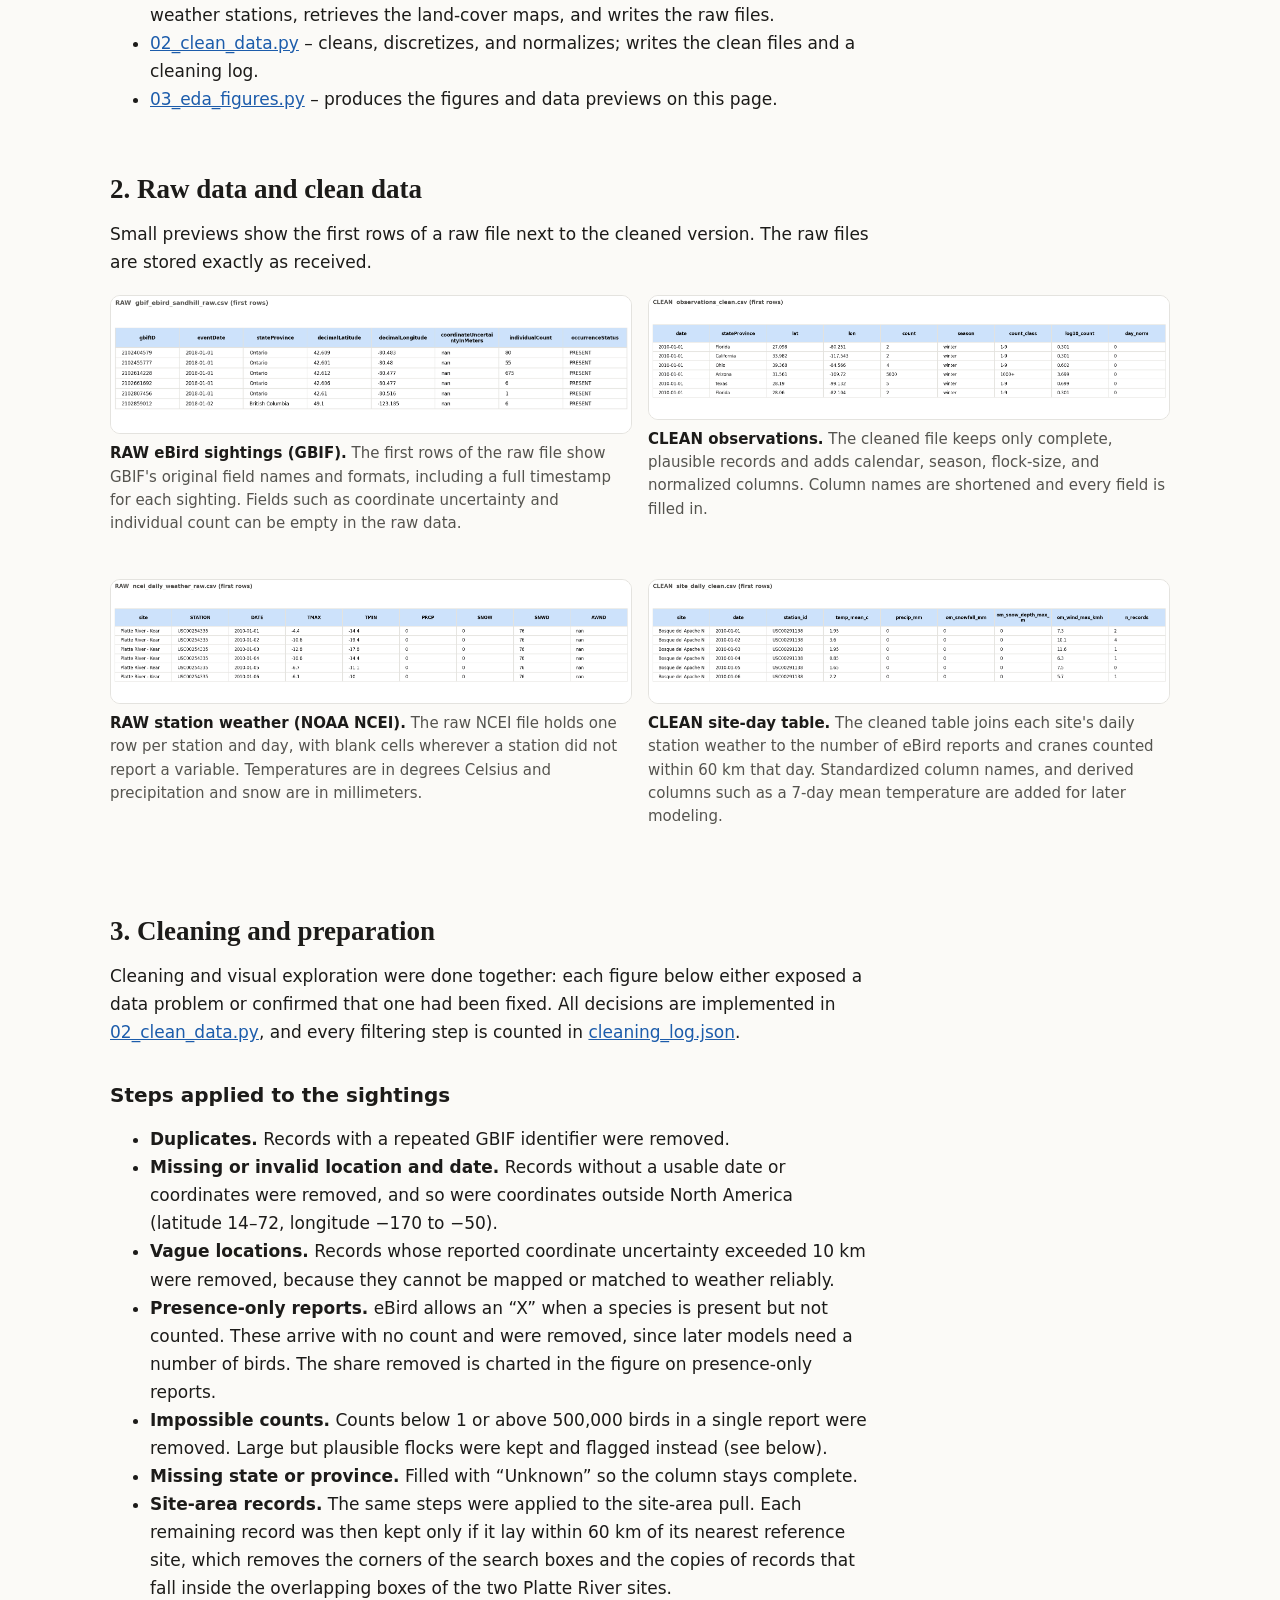
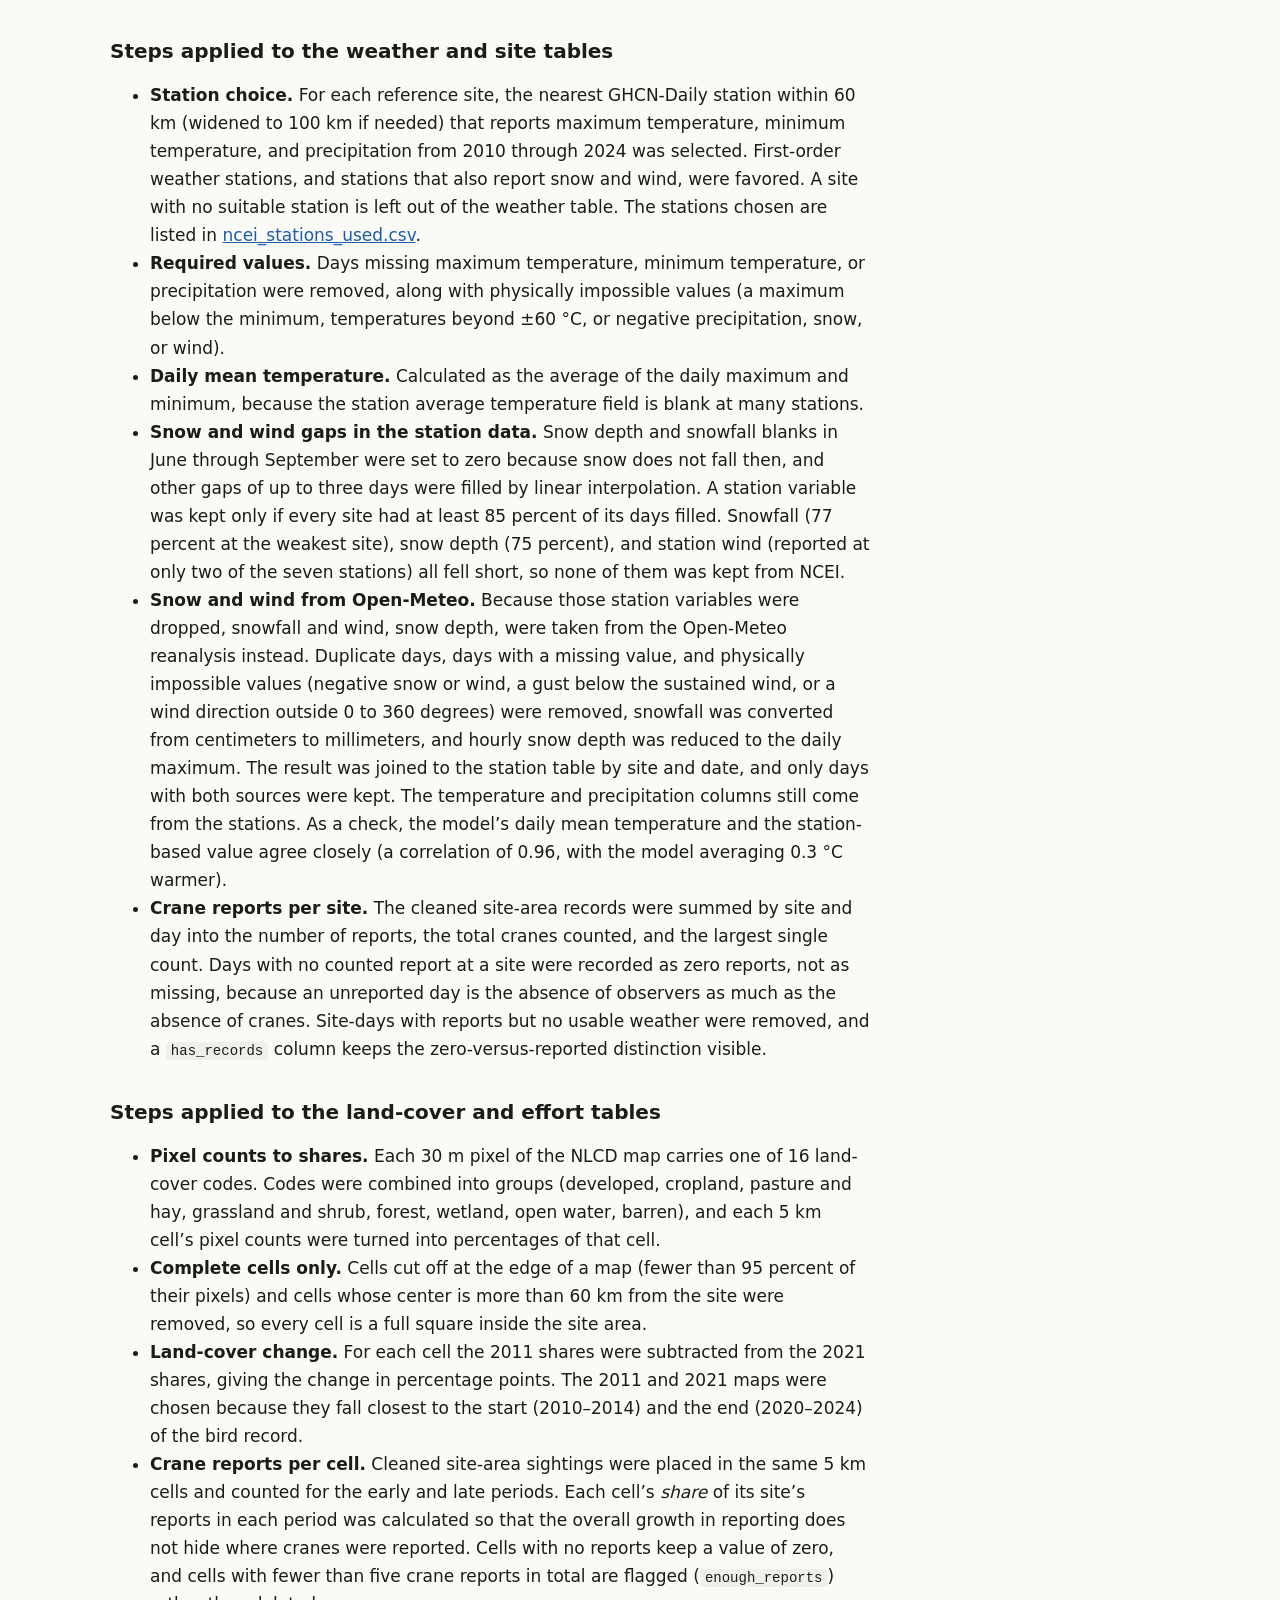
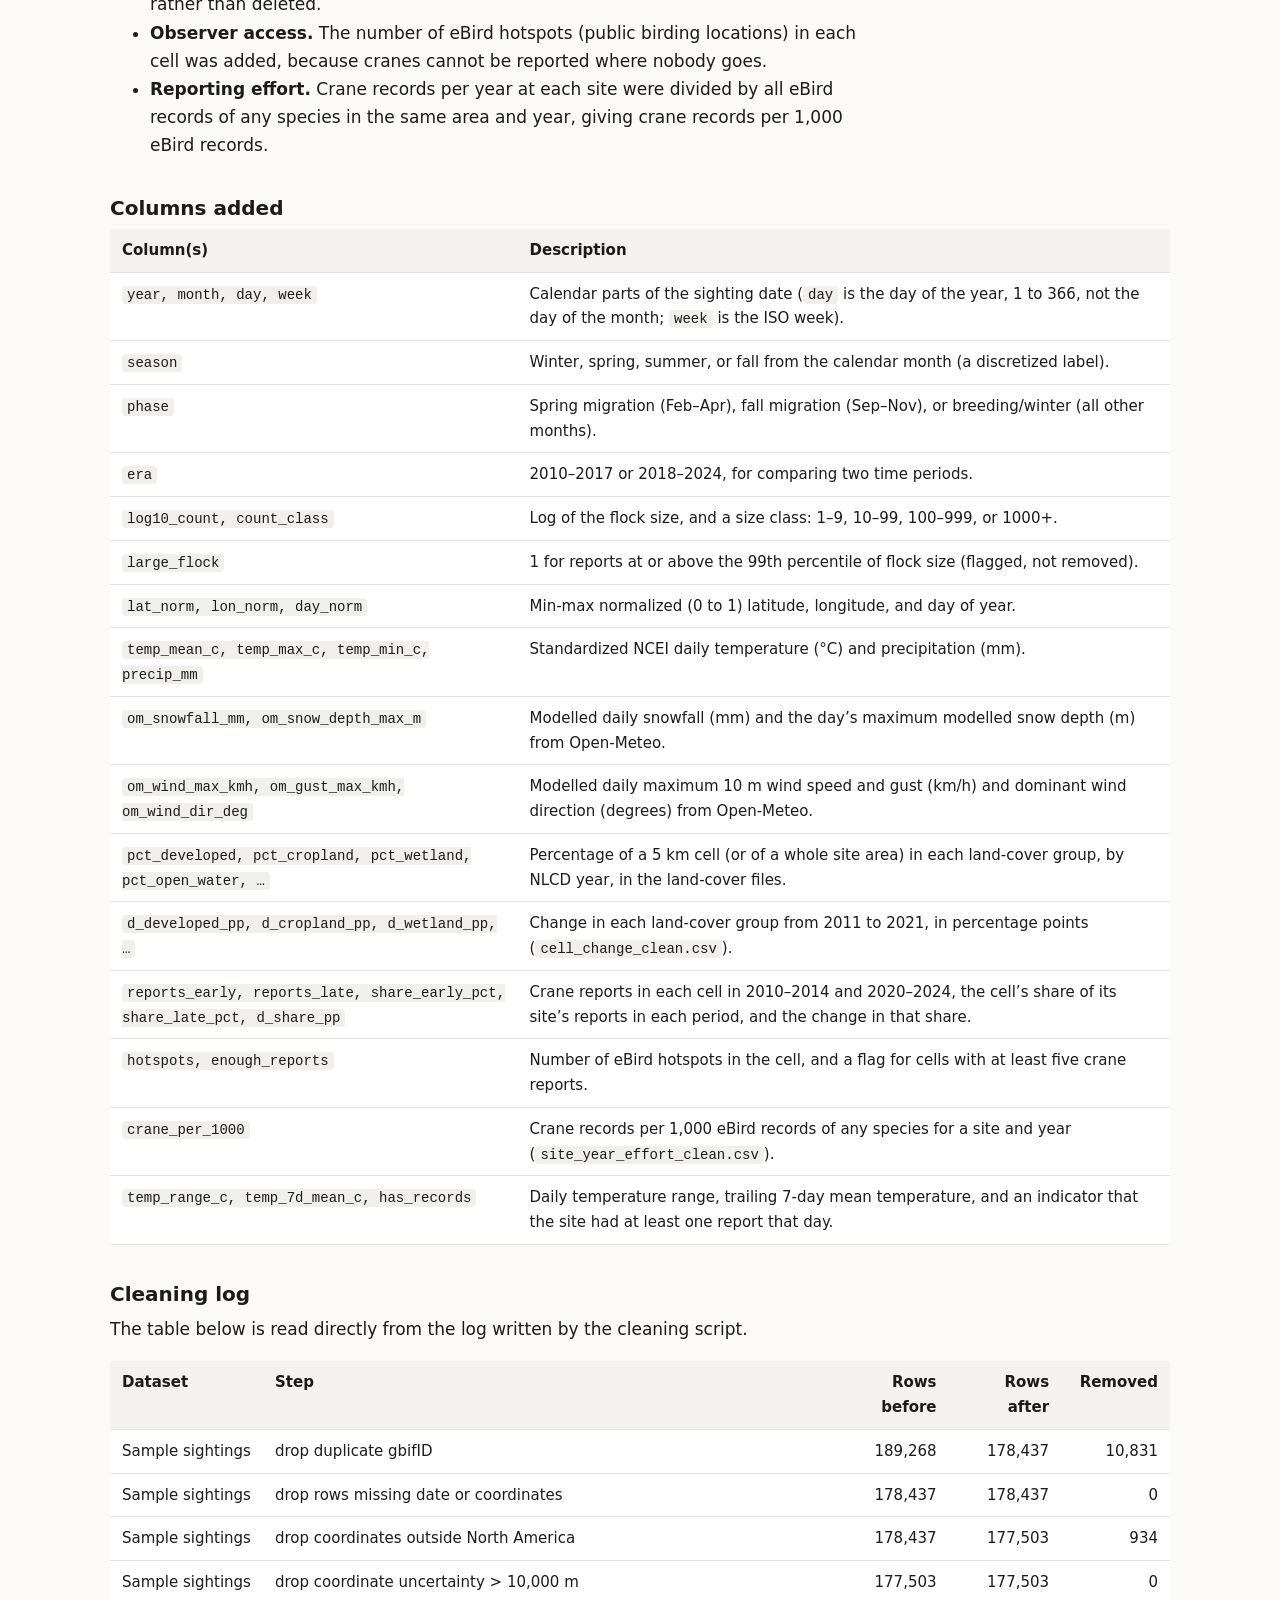
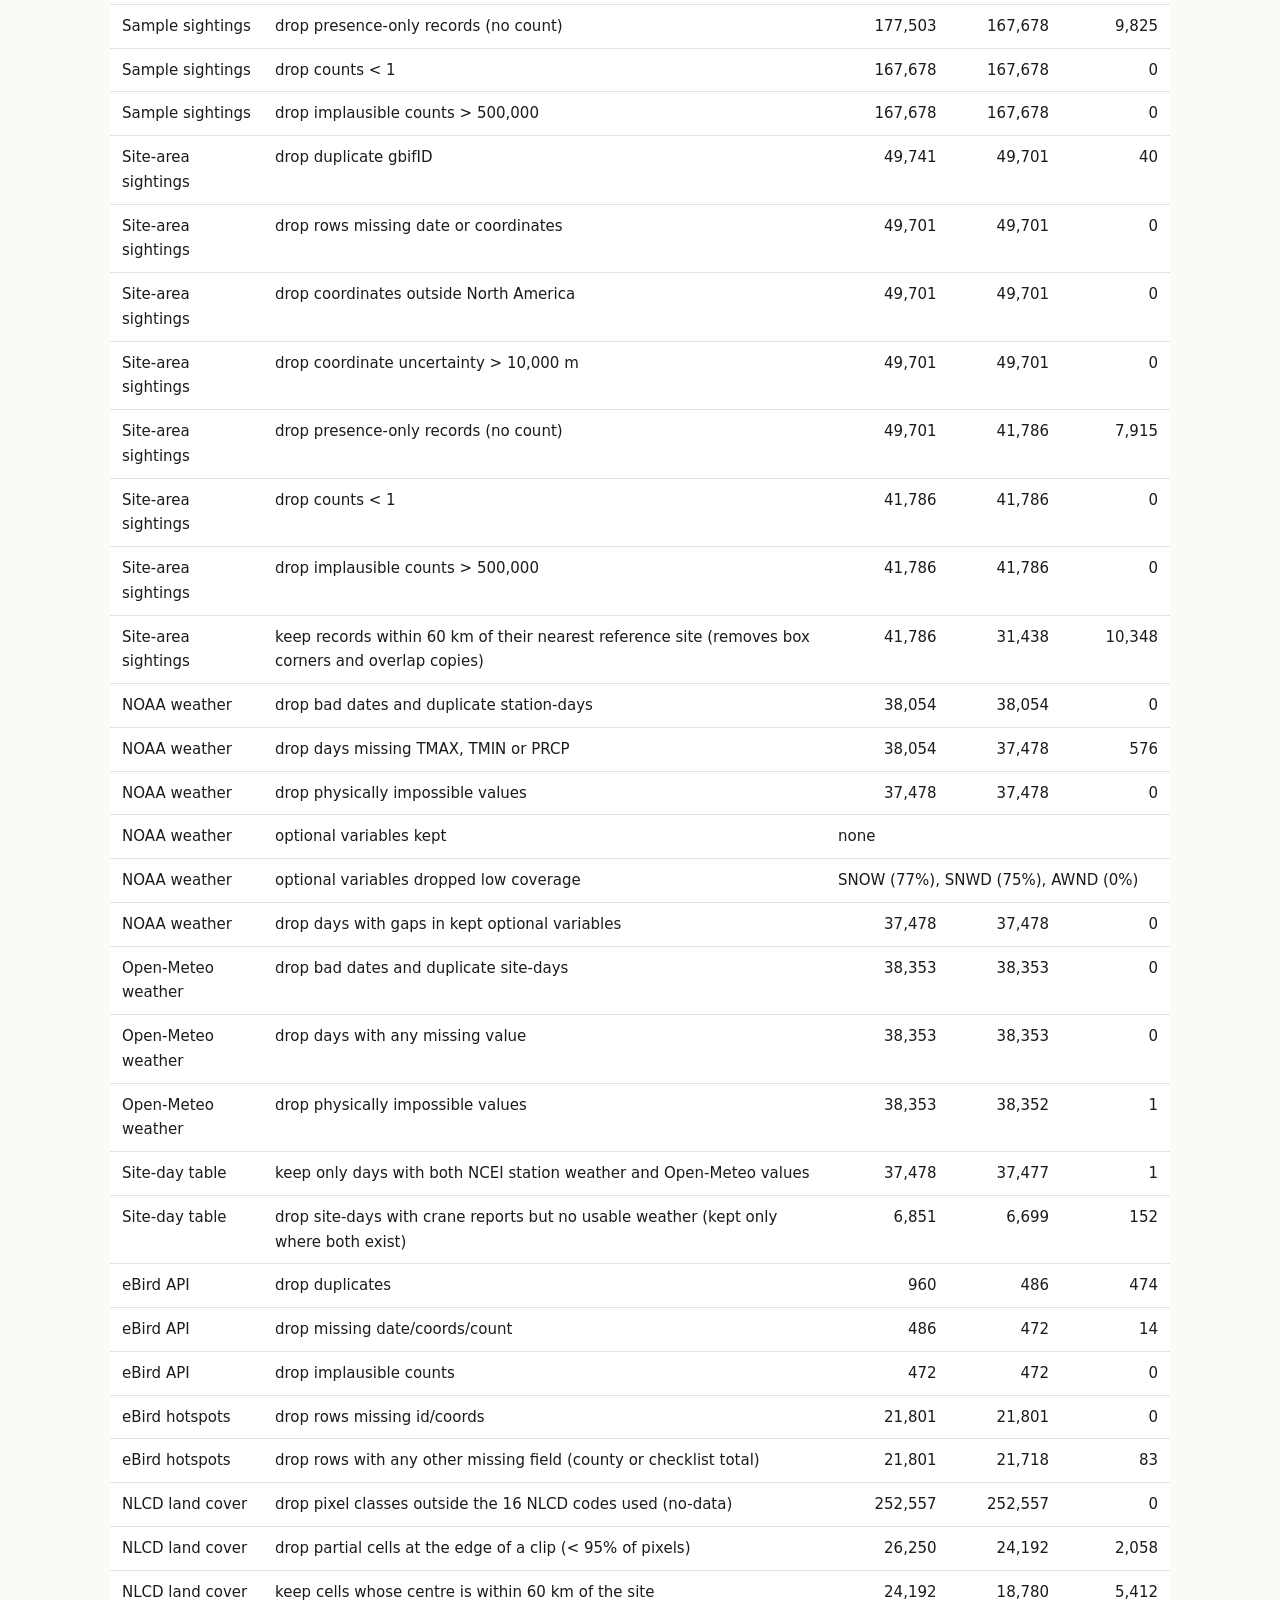
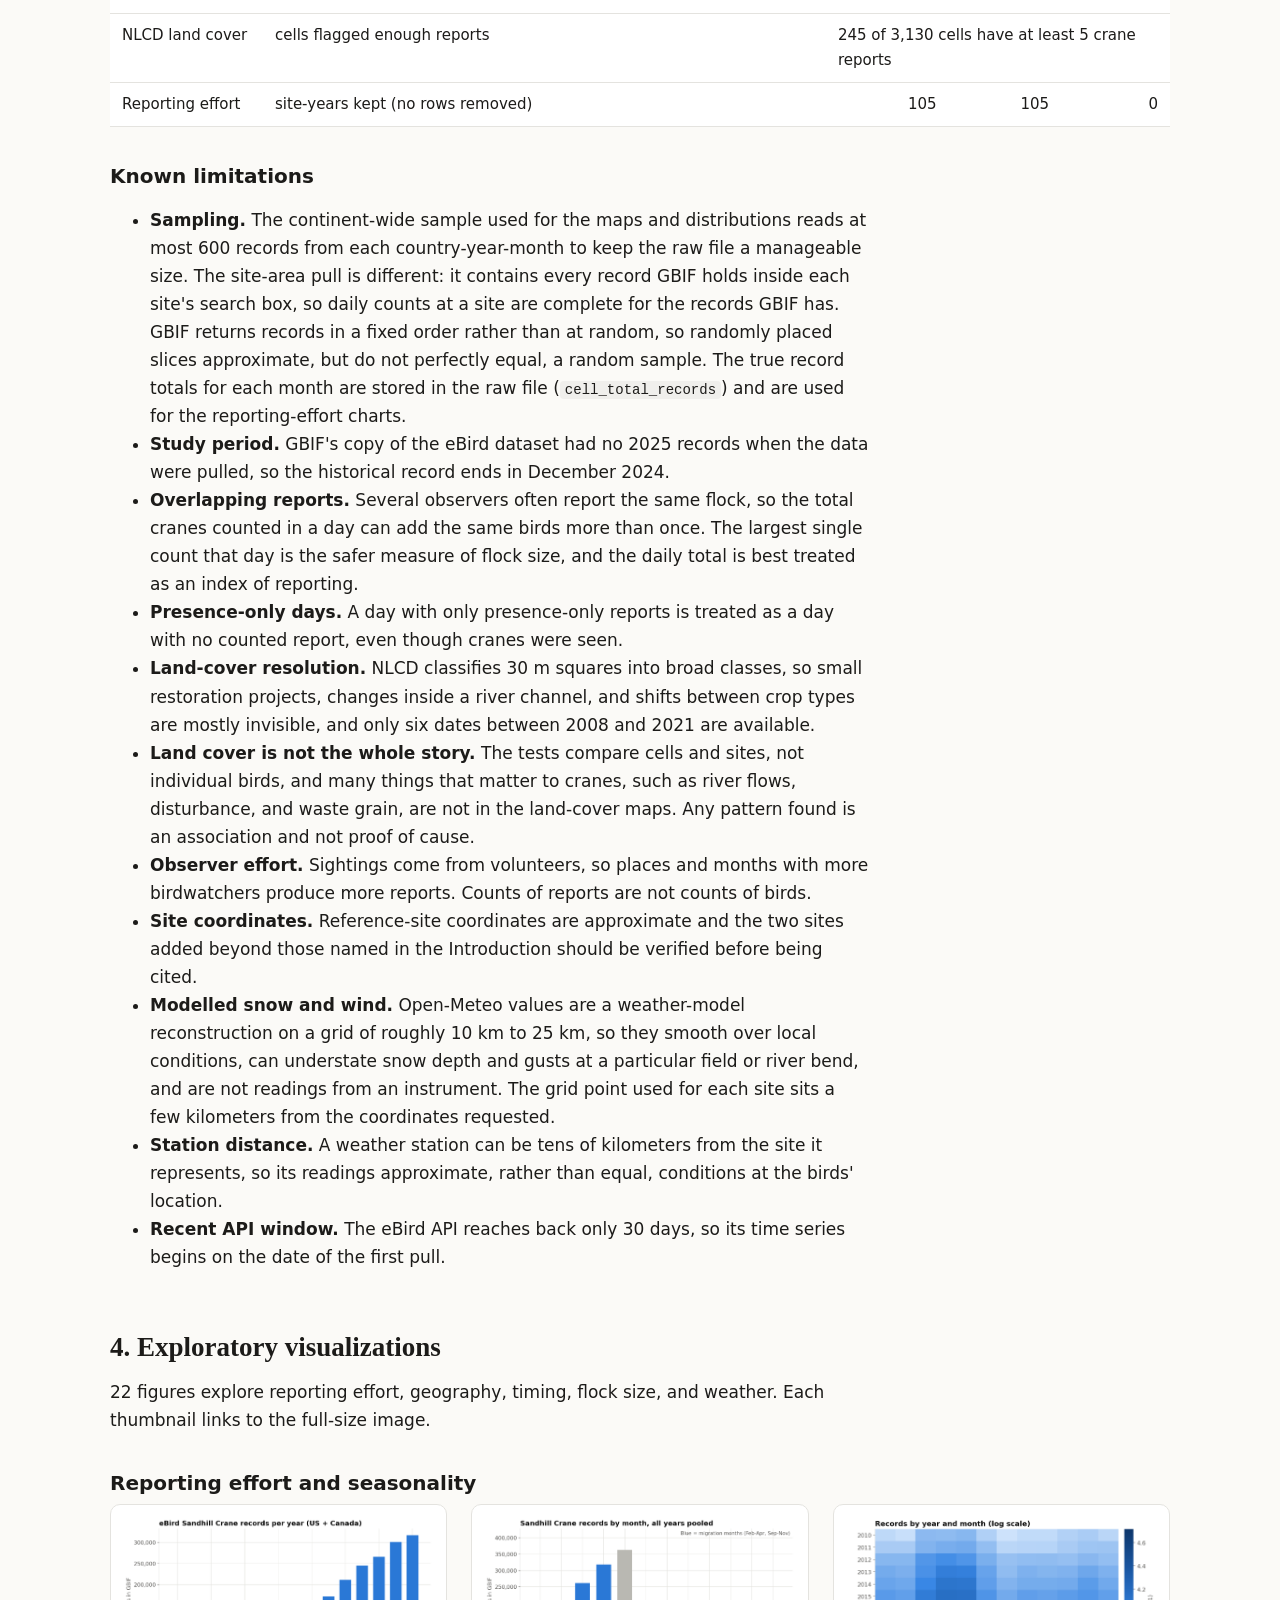
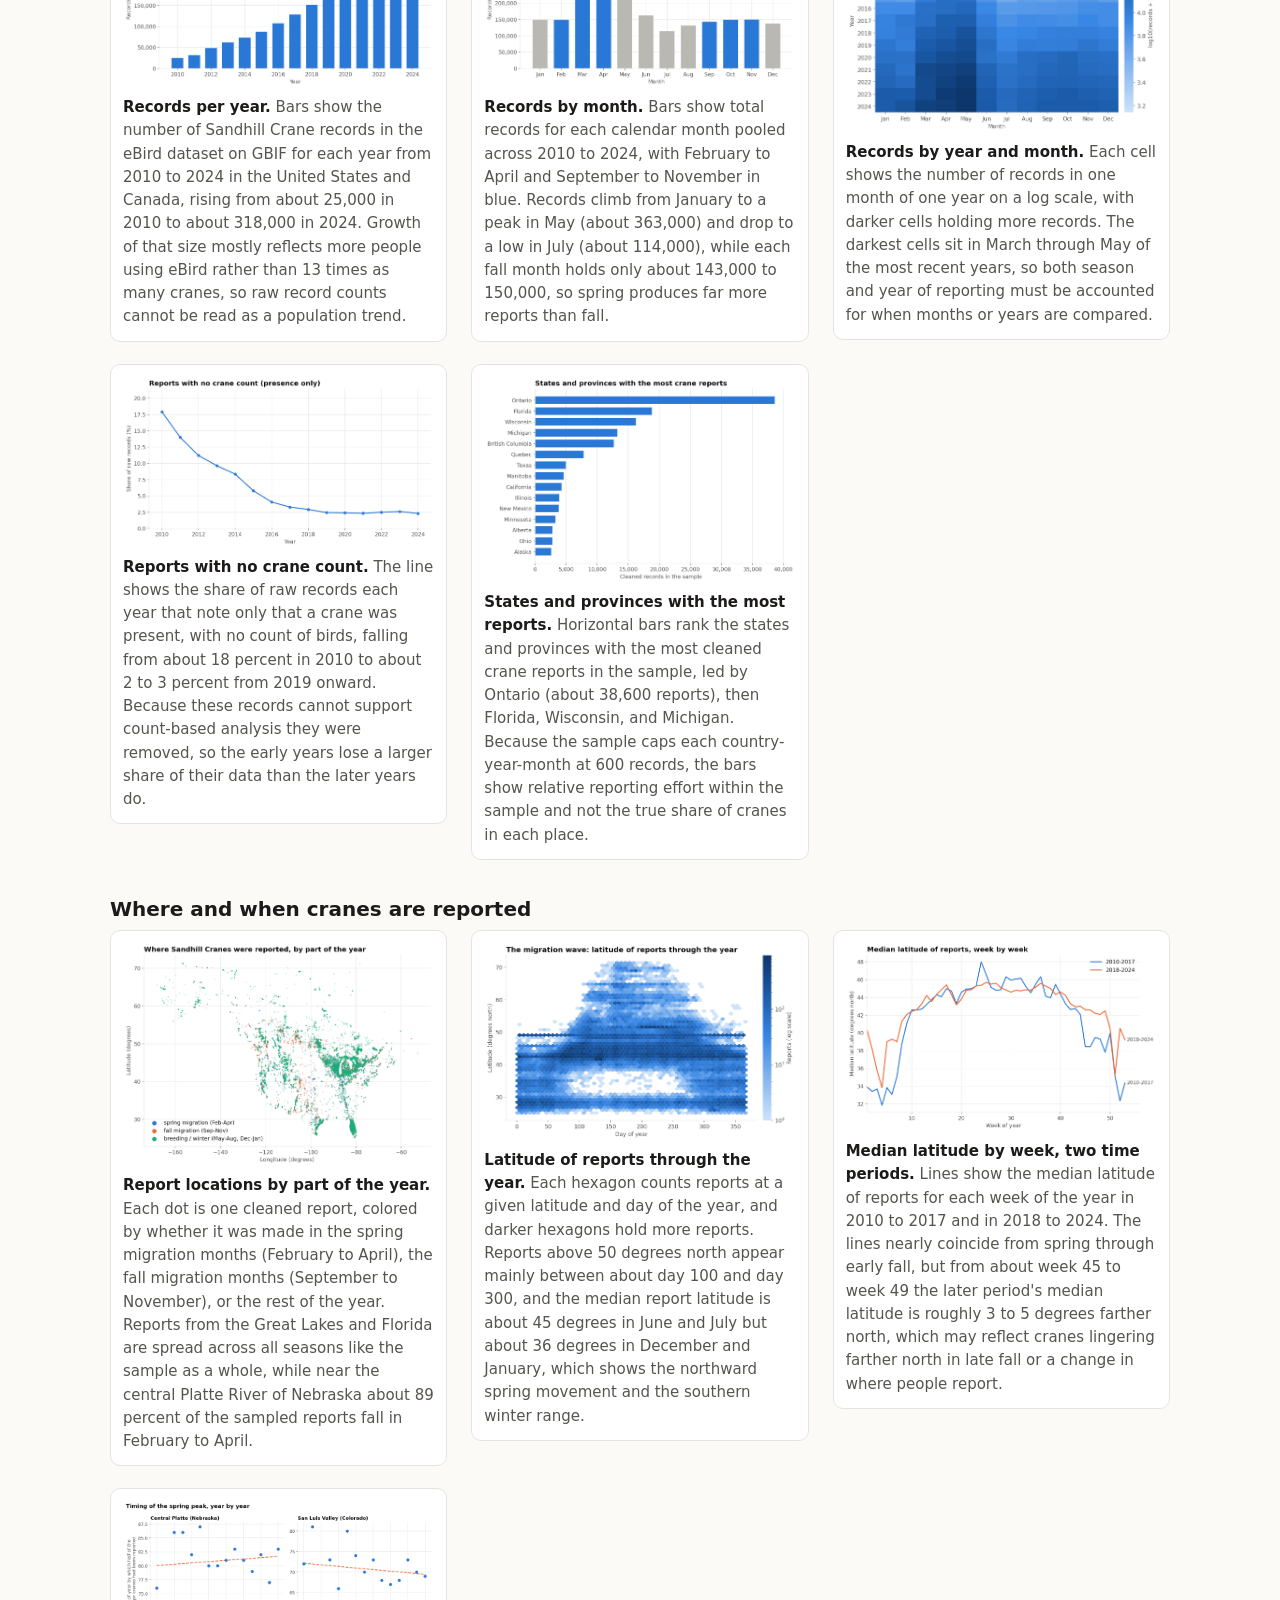
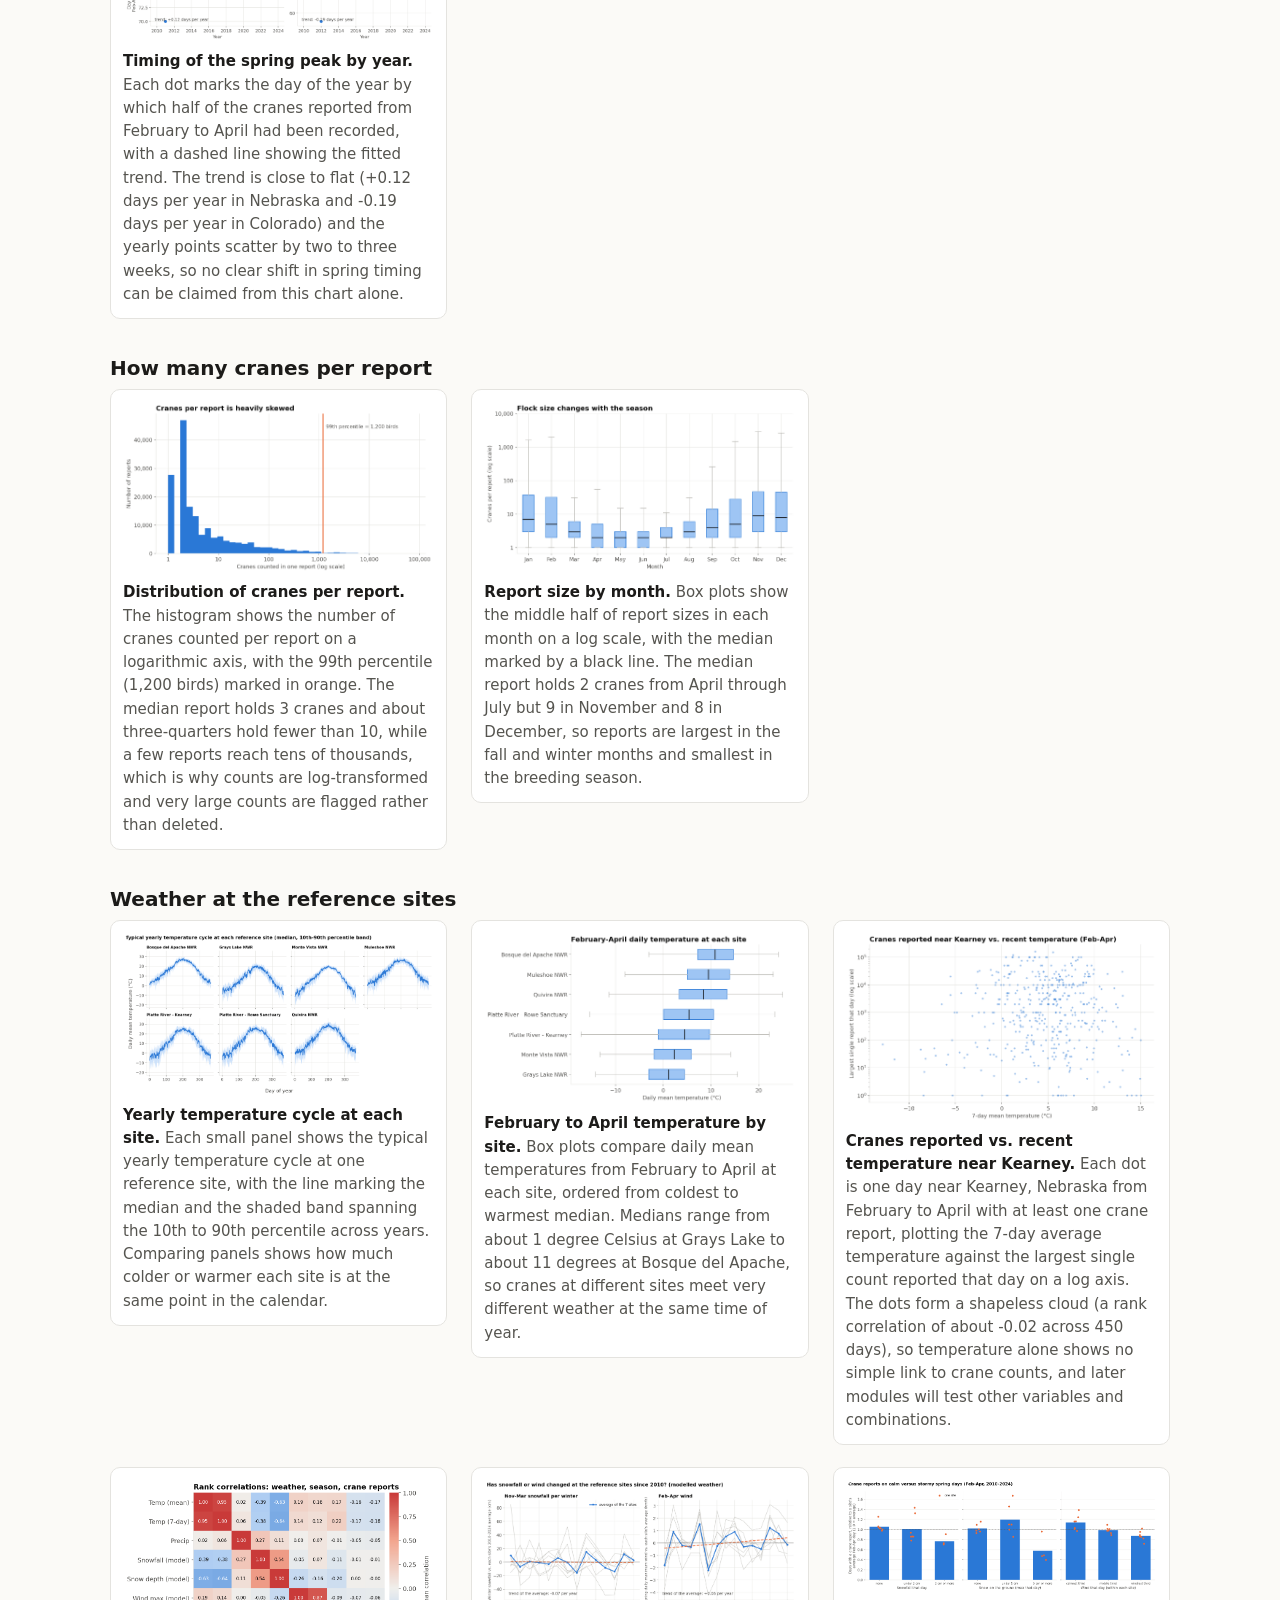
<file: dataprep_eda.html>
<!DOCTYPE html>
<html lang="en">
<head>
<meta charset="utf-8">
<meta name="viewport" content="width=device-width, initial-scale=1">
<title>DataPrep/EDA | Sandhill Crane Migration Over Time</title>
<meta name="description" content="Data science project on sandhill crane migration patterns over time, built with eBird community-science data.">
<link rel="stylesheet" href="css/style.css">
</head>
<body>
<a class="skip" href="#main">Skip to content</a>
<header class="site-header">
  <p class="kicker">CSCI 5612 &middot; The Website Project</p>
  <h1>Sandhill Crane Migration Over Time</h1>
  <p class="sub">How the timing and routes of sandhill crane migration have changed over time</p>
</header>
<nav class="tabs" aria-label="Project sections">
  <ul>
      <li><a href="index.html">Introduction</a></li>
      <li><a href="dataprep_eda.html" aria-current="page">DataPrep/EDA</a></li>
      <li><a href="clustering.html">Clustering</a></li>
      <li><a href="pca.html">PCA</a></li>
      <li><a href="naivebayes.html">NaiveBayes</a></li>
      <li><a href="dectrees.html">DecTrees</a></li>
      <li><a href="regression.html">Regression</a></li>
      <li><a href="adaboost.html">AdaBoost</a></li>
      <li><a href="gradientboosting.html">GradientBoosting</a></li>
      <li><a href="xgboost.html">XGBoost</a></li>
      <li><a href="conclusions.html">Conclusions</a></li>
      <li><a href="about.html">About Me</a></li>
  </ul>
</nav>
<main id="main">

<div class="prose">
<h2>DataPrep/EDA</h2>
<p>Understanding when and where sandhill cranes appear requires observations that span many years, many places, and a range of weather conditions. This page documents where each dataset came from, how it was gathered, how it was cleaned, and what the cleaned data look like. Everything on the page can be reproduced by running the three Python scripts linked below, in order.</p>
<div class="note info"><b>Data currency.</b> The data were pulled on September 20, 2026. GBIF's copy of the eBird dataset contains no records for 2025 yet, so the historical study period is 2010 to 2024, the eBird API extends the record to the present, and land cover is available for six dates between 2008 and 2021.</div>
</div>

<div class="prose">
<h2>1. Data sources</h2>
<p>Six sources were combined. Five come from web services and APIs (Application Programming Interfaces) accessed with Python, and one was created by hand. Bird sightings come from two of those services, weather comes from NOAA station records and from the Open-Meteo weather-model service, and land cover comes from the U.S. Geological Survey.</p>
</div>
<div class="table-wrap"><table>
<thead><tr><th>Dataset</th><th>How it was obtained</th><th>Why it was gathered</th><th>Raw data</th><th>Clean data</th></tr></thead>
<tbody>
<tr><td><b>eBird sightings via GBIF</b><br><a href="https://www.gbif.org/dataset/4fa7b334-ce0d-4e88-aaae-2e0c138d049e">EOD &ndash; eBird Observation Dataset</a></td>
    <td>GBIF Occurrence API (no key), Sandhill Crane, 2010&ndash;2024. Two pulls: a sample of up to 600 records per country-year-month across the United States and Canada, and every record within about 60 km of each of the seven reference sites. A third request counts all eBird records of any species in each site area per year, which measures reporting effort.</td>
    <td>Large numbers of community-science sightings give dates, places, and flock sizes across the whole range and many years.</td>
    <td><a href="data/raw/gbif_ebird_sandhill_raw.csv">gbif_ebird_sandhill_raw.csv</a> (sample)<br><a href="data/raw/gbif_ebird_sites_raw.csv">gbif_ebird_sites_raw.csv</a> (site areas)<br><a href="data/raw/gbif_ebird_effort_raw.csv">gbif_ebird_effort_raw.csv</a> (effort)</td>
    <td><a href="data/clean/observations_clean.csv">observations_clean.csv</a><br><a href="data/clean/site_observations_clean.csv">site_observations_clean.csv</a><br><a href="data/clean/site_year_effort_clean.csv">site_year_effort_clean.csv</a></td></tr>
<tr><td><b>eBird API 2.0</b><br><a href="https://documenter.getpostman.com/view/664302/S1ENwy59">API documentation</a></td>
    <td>Recent-observation and hotspot endpoints (free API key). Each pull covers the last 30 days, and pulls are appended over time.</td>
    <td>Provides the newest sightings, hotspot locations, and a growing time series that continues after the historical data end.</td>
    <td><a href="data/raw/ebird_api_recent_raw.csv">ebird_api_recent_raw.csv</a><br><a href="data/raw/ebird_hotspots_raw.csv">ebird_hotspots_raw.csv</a></td>
    <td><a href="data/clean/ebird_api_recent_clean.csv">ebird_api_recent_clean.csv</a><br><a href="data/clean/ebird_hotspots_clean.csv">ebird_hotspots_clean.csv</a></td></tr>
<tr><td><b>Station weather</b><br><a href="https://www.ncei.noaa.gov/access/services/data/v1">NOAA NCEI Access Data Service</a> (GHCN-Daily)</td>
    <td>Web service (no key). For each reference site the script chooses the nearest GHCN-Daily station that reports temperature and precipitation for the whole study period, then downloads daily maximum and minimum temperature, precipitation, snowfall, snow depth, and wind, 2010&ndash;2024</td>
    <td>Direct thermometer and gauge readings from a federal weather network are the most trusted record of the conditions cranes experienced. Research on crane departures points to weather as a key influence on when cranes move (Vanausdall and colleagues, 2024).</td>
    <td><a href="data/raw/ncei_daily_weather_raw.csv">ncei_daily_weather_raw.csv</a><br><a href="data/raw/ncei_stations_used.csv">ncei_stations_used.csv</a> (stations chosen)</td>
    <td><a href="data/clean/site_daily_clean.csv">site_daily_clean.csv</a> (weather joined to daily crane reports)</td></tr>
<tr><td><b>Snow and wind</b><br><a href="https://open-meteo.com/en/docs/historical-weather-api">Open-Meteo Historical Weather API</a></td>
    <td>Web service (no key). One request per reference site returns daily snowfall, wind speed, wind gusts, wind direction and mean temperature, plus hourly snow depth, for 2010&ndash;2024. The values are a computer-model reconstruction of the weather (the ERA5 reanalysis) at a grid point near each site, not station readings. Hourly snow depth was reduced to each day&rsquo;s maximum.</td>
    <td>The station files from NCEI were too patchy for snowfall, snow depth, and wind (see the cleaning steps), and spring storms and headwinds are thought to shape when cranes move. The model record has no gaps, so it fills that need, with the caveat that it is modelled.</td>
    <td><a href="data/raw/openmeteo_daily_weather_raw.csv">openmeteo_daily_weather_raw.csv</a></td>
    <td><a href="data/clean/site_daily_clean.csv">site_daily_clean.csv</a> (<code>om_</code> columns)</td></tr>
<tr><td><b>Land cover</b><br><a href="https://www.mrlc.gov/data-services-page">USGS National Land Cover Database (NLCD)</a></td>
    <td>MRLC Web Coverage Service (no key). For each site and each of six NLCD dates (2008, 2011, 2013, 2016, 2019, 2021) a small 30 m map of about 124 km by 124 km is requested and its pixels are counted by land-cover class inside 5 km grid cells.</td>
    <td>Shows whether the land around each site was developed, farmed, or wetland, and whether that changed while the bird reports were being collected.</td>
    <td><a href="data/raw/nlcd_cell_class_pixels_raw.csv">nlcd_cell_class_pixels_raw.csv</a> (pixel counts by cell and class)</td>
    <td><a href="data/clean/landcover_cell_year_clean.csv">landcover_cell_year_clean.csv</a><br><a href="data/clean/landcover_site_year_clean.csv">landcover_site_year_clean.csv</a><br><a href="data/clean/cell_change_clean.csv">cell_change_clean.csv</a> (land cover and crane reports per cell)</td></tr>
<tr><td><b>Reference sites</b><br>(created dataset)</td>
    <td>Hand-built table of refuges and staging areas named in the Introduction, plus two additional well-known crane areas, with approximate coordinates</td>
    <td>Anchors the site-area sighting pull and the weather station choice, and groups nearby sightings into site-level daily records.</td>
    <td><a href="data/raw/sites_reference.csv">sites_reference.csv</a></td>
    <td>used inside <a href="data/clean/site_daily_clean.csv">site_daily_clean.csv</a></td></tr>
</tbody></table></div>

<div class="prose">
<h3>API endpoints and example GET requests</h3>
<p><b>GBIF Occurrence API</b> (core endpoint <code>/v1/occurrence/search</code>). The species key is first resolved with <code>/v1/species/match</code>.</p>
<pre><code>GET https://api.gbif.org/v1/species/match?name=Antigone%20canadensis

GET https://api.gbif.org/v1/occurrence/search?taxonKey=&lt;KEY&gt;
    &amp;datasetKey=4fa7b334-ce0d-4e88-aaae-2e0c138d049e
    &amp;country=US&amp;year=2018&amp;month=3
    &amp;hasCoordinate=true&amp;occurrenceStatus=PRESENT&amp;limit=300&amp;offset=0

# every record near a site (example: Kearney, Nebraska), paged with offset
GET https://api.gbif.org/v1/occurrence/search?taxonKey=&lt;KEY&gt;
    &amp;datasetKey=4fa7b334-ce0d-4e88-aaae-2e0c138d049e&amp;year=2018
    &amp;decimalLatitude=40.16,41.24&amp;decimalLongitude=-99.79,-98.37
    &amp;hasCoordinate=true&amp;occurrenceStatus=PRESENT&amp;limit=300&amp;offset=0</code></pre>
<p><b>eBird API 2.0</b> (key sent in the <code>X-eBirdApiToken</code> header; free keys are issued at <a href="https://ebird.org/api/keygen">ebird.org/api/keygen</a>).</p>
<pre><code>GET https://api.ebird.org/v2/data/obs/US-NE/recent/sancra?back=30&amp;detail=full&amp;maxResults=10000
GET https://api.ebird.org/v2/ref/hotspot/US-CO?fmt=json</code></pre>
<p><b>NOAA NCEI</b> (no key). Two public station files are read to choose stations, then the Access Data Service returns the daily observations as CSV. The station ID in the example is illustrative, because the script selects stations automatically.</p>
<pre><code>GET https://www.ncei.noaa.gov/pub/data/ghcn/daily/ghcnd-stations.txt
GET https://www.ncei.noaa.gov/pub/data/ghcn/daily/ghcnd-inventory.txt

GET https://www.ncei.noaa.gov/access/services/data/v1?dataset=daily-summaries
    &amp;stations=USW00014935&amp;startDate=2010-01-01&amp;endDate=2024-12-31
    &amp;dataTypes=TMAX,TMIN,TAVG,PRCP,SNOW,SNWD,AWND&amp;format=csv&amp;units=metric&amp;includeStationName=true</code></pre>
<p><b>Open-Meteo Historical Weather API</b> (no key). Snow depth is offered only as an hourly variable, so it is requested as an hourly variable and summarized to the daily maximum by the script. The service returns snowfall in centimeters, which the cleaning step converts to millimeters.</p>
<pre><code>GET https://archive-api.open-meteo.com/v1/archive?latitude=40.7&amp;longitude=-99.08
    &amp;start_date=2010-01-01&amp;end_date=2024-12-31&amp;timezone=auto
    &amp;daily=temperature_2m_mean,snowfall_sum,wind_speed_10m_max,wind_gusts_10m_max,wind_direction_10m_dominant
    &amp;hourly=snow_depth</code></pre>
<p><b>MRLC Web Coverage Service (NLCD land cover)</b> (no key). X and Y are meters in the map projection the service uses (EPSG:5070); the script computes them from each site&rsquo;s latitude and longitude.</p>
<pre><code>GET https://www.mrlc.gov/geoserver/mrlc_download/wcs?service=WCS&amp;version=2.0.1&amp;request=GetCoverage
    &amp;coverageId=mrlc_download__NLCD_2011_Land_Cover_L48&amp;format=image/geotiff
    &amp;subset=X(-320051,-196051)&amp;subset=Y(1907577,2031577)</code></pre>
<p><b>GBIF reporting effort</b> (all species, one request per site with a year facet).</p>
<pre><code>GET https://api.gbif.org/v1/occurrence/search?datasetKey=4fa7b334-ce0d-4e88-aaae-2e0c138d049e
    &amp;decimalLatitude=40.16,41.24&amp;decimalLongitude=-99.79,-98.37&amp;hasCoordinate=true
    &amp;year=2010,2024&amp;facet=year&amp;facetLimit=40&amp;limit=0</code></pre>
<h3>Code</h3>
<p>All scripts are written in Python 3 and use the <code>requests</code>, <code>pandas</code>, <code>numpy</code>, <code>matplotlib</code>, <code>tifffile</code>, and <code>pyproj</code> packages (see <a href="code/requirements.txt">requirements.txt</a>). They run in order and share settings through <a href="code/config.py">config.py</a>.</p>
<ul>
  <li><a href="code/00_intro_schematic.py">00_intro_schematic.py</a> &ndash; draws the schematic used in the Introduction.</li>
  <li><a href="code/01_gather_data.py">01_gather_data.py</a> &ndash; pulls data from the APIs and web services, chooses the NOAA weather stations, retrieves the land-cover maps, and writes the raw files.</li>
  <li><a href="code/02_clean_data.py">02_clean_data.py</a> &ndash; cleans, discretizes, and normalizes; writes the clean files and a cleaning log.</li>
  <li><a href="code/03_eda_figures.py">03_eda_figures.py</a> &ndash; produces the figures and data previews on this page.</li>
</ul>

<h2>2. Raw data and clean data</h2>
<p>Small previews show the first rows of a raw file next to the cleaned version. The raw files are stored exactly as received.</p>
</div>
<div class="preview-row">
<figure>
  <a href="images/eda/preview_raw_gbif.png"><img src="images/eda/preview_raw_gbif.png" alt="RAW eBird sightings (GBIF)" loading="lazy" onerror="this.closest('figure').classList.add('pending')"></a>
  <div class="ph">Figure appears here after <code>code/03_eda_figures.py</code> has been run on the gathered data.</div>
  <figcaption><b>RAW eBird sightings (GBIF).</b> The first rows of the raw file show GBIF's original field names and formats, including a full timestamp for each sighting. Fields such as coordinate uncertainty and individual count can be empty in the raw data.</figcaption>
</figure>
<figure>
  <a href="images/eda/preview_clean_observations.png"><img src="images/eda/preview_clean_observations.png" alt="CLEAN observations" loading="lazy" onerror="this.closest('figure').classList.add('pending')"></a>
  <div class="ph">Figure appears here after <code>code/03_eda_figures.py</code> has been run on the gathered data.</div>
  <figcaption><b>CLEAN observations.</b> The cleaned file keeps only complete, plausible records and adds calendar, season, flock-size, and normalized columns. Column names are shortened and every field is filled in.</figcaption>
</figure>
<figure>
  <a href="images/eda/preview_raw_weather.png"><img src="images/eda/preview_raw_weather.png" alt="RAW station weather (NOAA NCEI)" loading="lazy" onerror="this.closest('figure').classList.add('pending')"></a>
  <div class="ph">Figure appears here after <code>code/03_eda_figures.py</code> has been run on the gathered data.</div>
  <figcaption><b>RAW station weather (NOAA NCEI).</b> The raw NCEI file holds one row per station and day, with blank cells wherever a station did not report a variable. Temperatures are in degrees Celsius and precipitation and snow are in millimeters.</figcaption>
</figure>
<figure>
  <a href="images/eda/preview_clean_site_daily.png"><img src="images/eda/preview_clean_site_daily.png" alt="CLEAN site-day table" loading="lazy" onerror="this.closest('figure').classList.add('pending')"></a>
  <div class="ph">Figure appears here after <code>code/03_eda_figures.py</code> has been run on the gathered data.</div>
  <figcaption><b>CLEAN site-day table.</b> The cleaned table joins each site's daily station weather to the number of eBird reports and cranes counted within 60 km that day. Standardized column names, and derived columns such as a 7-day mean temperature are added for later modeling.</figcaption>
</figure>
</div>

<div class="prose">
<h2>3. Cleaning and preparation</h2>
<p>Cleaning and visual exploration were done together: each figure below either exposed a data problem or confirmed that one had been fixed. All decisions are implemented in <a href="code/02_clean_data.py">02_clean_data.py</a>, and every filtering step is counted in <a href="data/clean/cleaning_log.json">cleaning_log.json</a>.</p>
<h3>Steps applied to the sightings</h3>
<ul>
  <li><b>Duplicates.</b> Records with a repeated GBIF identifier were removed.</li>
  <li><b>Missing or invalid location and date.</b> Records without a usable date or coordinates were removed, and so were coordinates outside North America (latitude 14&ndash;72, longitude &minus;170 to &minus;50).</li>
  <li><b>Vague locations.</b> Records whose reported coordinate uncertainty exceeded 10 km were removed, because they cannot be mapped or matched to weather reliably.</li>
  <li><b>Presence-only reports.</b> eBird allows an &ldquo;X&rdquo; when a species is present but not counted. These arrive with no count and were removed, since later models need a number of birds. The share removed is charted in the figure on presence-only reports.</li>
  <li><b>Impossible counts.</b> Counts below 1 or above 500,000 birds in a single report were removed. Large but plausible flocks were kept and flagged instead (see below).</li>
  <li><b>Missing state or province.</b> Filled with &ldquo;Unknown&rdquo; so the column stays complete.</li>
  <li><b>Site-area records.</b> The same steps were applied to the site-area pull. Each remaining record was then kept only if it lay within 60 km of its nearest reference site, which removes the corners of the search boxes and the copies of records that fall inside the overlapping boxes of the two Platte River sites.</li>
</ul>
<h3>Steps applied to the weather and site tables</h3>
<ul>
  <li><b>Station choice.</b> For each reference site, the nearest GHCN-Daily station within 60 km (widened to 100 km if needed) that reports maximum temperature, minimum temperature, and precipitation from 2010 through 2024 was selected. First-order weather stations, and stations that also report snow and wind, were favored. A site with no suitable station is left out of the weather table. The stations chosen are listed in <a href="data/raw/ncei_stations_used.csv">ncei_stations_used.csv</a>.</li>
  <li><b>Required values.</b> Days missing maximum temperature, minimum temperature, or precipitation were removed, along with physically impossible values (a maximum below the minimum, temperatures beyond &plusmn;60&nbsp;&deg;C, or negative precipitation, snow, or wind).</li>
  <li><b>Daily mean temperature.</b> Calculated as the average of the daily maximum and minimum, because the station average temperature field is blank at many stations.</li>
  <li><b>Snow and wind gaps in the station data.</b> Snow depth and snowfall blanks in June through September were set to zero because snow does not fall then, and other gaps of up to three days were filled by linear interpolation. A station variable was kept only if every site had at least 85 percent of its days filled. Snowfall (77 percent at the weakest site), snow depth (75 percent), and station wind (reported at only two of the seven stations) all fell short, so none of them was kept from NCEI.</li>
  <li><b>Snow and wind from Open-Meteo.</b> Because those station variables were dropped, snowfall and wind, snow depth, were taken from the Open-Meteo reanalysis instead. Duplicate days, days with a missing value, and physically impossible values (negative snow or wind, a gust below the sustained wind, or a wind direction outside 0 to 360 degrees) were removed, snowfall was converted from centimeters to millimeters, and hourly snow depth was reduced to the daily maximum. The result was joined to the station table by site and date, and only days with both sources were kept. The temperature and precipitation columns still come from the stations. As a check, the model&rsquo;s daily mean temperature and the station-based value agree closely (a correlation of 0.96, with the model averaging 0.3&nbsp;&deg;C warmer).</li>
  <li><b>Crane reports per site.</b> The cleaned site-area records were summed by site and day into the number of reports, the total cranes counted, and the largest single count. Days with no counted report at a site were recorded as zero reports, not as missing, because an unreported day is the absence of observers as much as the absence of cranes. Site-days with reports but no usable weather were removed, and a <code>has_records</code> column keeps the zero-versus-reported distinction visible.</li>
</ul>
<h3>Steps applied to the land-cover and effort tables</h3>
<ul>
  <li><b>Pixel counts to shares.</b> Each 30 m pixel of the NLCD map carries one of 16 land-cover codes. Codes were combined into groups (developed, cropland, pasture and hay, grassland and shrub, forest, wetland, open water, barren), and each 5 km cell&rsquo;s pixel counts were turned into percentages of that cell.</li>
  <li><b>Complete cells only.</b> Cells cut off at the edge of a map (fewer than 95 percent of their pixels) and cells whose center is more than 60 km from the site were removed, so every cell is a full square inside the site area.</li>
  <li><b>Land-cover change.</b> For each cell the 2011 shares were subtracted from the 2021 shares, giving the change in percentage points. The 2011 and 2021 maps were chosen because they fall closest to the start (2010&ndash;2014) and the end (2020&ndash;2024) of the bird record.</li>
  <li><b>Crane reports per cell.</b> Cleaned site-area sightings were placed in the same 5 km cells and counted for the early and late periods. Each cell&rsquo;s <em>share</em> of its site&rsquo;s reports in each period was calculated so that the overall growth in reporting does not hide where cranes were reported. Cells with no reports keep a value of zero, and cells with fewer than five crane reports in total are flagged (<code>enough_reports</code>) rather than deleted.</li>
  <li><b>Observer access.</b> The number of eBird hotspots (public birding locations) in each cell was added, because cranes cannot be reported where nobody goes.</li>
  <li><b>Reporting effort.</b> Crane records per year at each site were divided by all eBird records of any species in the same area and year, giving crane records per 1,000 eBird records.</li>
</ul>
<h3>Columns added</h3>
</div>
<div class="table-wrap"><table>
<thead><tr><th>Column(s)</th><th>Description</th></tr></thead>
<tbody>
<tr><td><code>year, month, day, week</code></td><td>Calendar parts of the sighting date (<code>day</code> is the day of the year, 1 to 366, not the day of the month; <code>week</code> is the ISO week).</td></tr>
<tr><td><code>season</code></td><td>Winter, spring, summer, or fall from the calendar month (a discretized label).</td></tr>
<tr><td><code>phase</code></td><td>Spring migration (Feb&ndash;Apr), fall migration (Sep&ndash;Nov), or breeding/winter (all other months).</td></tr>
<tr><td><code>era</code></td><td>2010&ndash;2017 or 2018&ndash;2024, for comparing two time periods.</td></tr>
<tr><td><code>log10_count, count_class</code></td><td>Log of the flock size, and a size class: 1&ndash;9, 10&ndash;99, 100&ndash;999, or 1000+.</td></tr>
<tr><td><code>large_flock</code></td><td>1 for reports at or above the 99th percentile of flock size (flagged, not removed).</td></tr>
<tr><td><code>lat_norm, lon_norm, day_norm</code></td><td>Min-max normalized (0 to 1) latitude, longitude, and day of year.</td></tr>
<tr><td><code>temp_mean_c, temp_max_c, temp_min_c, precip_mm</code></td><td>Standardized NCEI daily temperature (&deg;C) and precipitation (mm).</td></tr>
<tr><td><code>om_snowfall_mm, om_snow_depth_max_m</code></td><td>Modelled daily snowfall (mm) and the day&rsquo;s maximum modelled snow depth (m) from Open-Meteo.</td></tr>
<tr><td><code>om_wind_max_kmh, om_gust_max_kmh, om_wind_dir_deg</code></td><td>Modelled daily maximum 10 m wind speed and gust (km/h) and dominant wind direction (degrees) from Open-Meteo.</td></tr>
<tr><td><code>pct_developed, pct_cropland, pct_wetland, pct_open_water, &hellip;</code></td><td>Percentage of a 5 km cell (or of a whole site area) in each land-cover group, by NLCD year, in the land-cover files.</td></tr>
<tr><td><code>d_developed_pp, d_cropland_pp, d_wetland_pp, &hellip;</code></td><td>Change in each land-cover group from 2011 to 2021, in percentage points (<code>cell_change_clean.csv</code>).</td></tr>
<tr><td><code>reports_early, reports_late, share_early_pct, share_late_pct, d_share_pp</code></td><td>Crane reports in each cell in 2010&ndash;2014 and 2020&ndash;2024, the cell&rsquo;s share of its site&rsquo;s reports in each period, and the change in that share.</td></tr>
<tr><td><code>hotspots, enough_reports</code></td><td>Number of eBird hotspots in the cell, and a flag for cells with at least five crane reports.</td></tr>
<tr><td><code>crane_per_1000</code></td><td>Crane records per 1,000 eBird records of any species for a site and year (<code>site_year_effort_clean.csv</code>).</td></tr>
<tr><td><code>temp_range_c, temp_7d_mean_c, has_records</code></td><td>Daily temperature range, trailing 7-day mean temperature, and an indicator that the site had at least one report that day.</td></tr>
</tbody></table></div>

<div class="prose">
<h3>Cleaning log</h3>
<p>The table below is read directly from the log written by the cleaning script.</p>
</div>
<div class="table-wrap"><table id="log-table">
<thead><tr><th>Dataset</th><th>Step</th><th class="num">Rows before</th><th class="num">Rows after</th><th class="num">Removed</th></tr></thead>
<tbody><tr><td colspan="5">The log appears here once <code>data/clean/cleaning_log.json</code> has been generated and the site is served over http(s).</td></tr></tbody>
</table></div>

<div class="prose">
<h3>Known limitations</h3>
<ul>
  <li><b>Sampling.</b> The continent-wide sample used for the maps and distributions reads at most 600 records from each country-year-month to keep the raw file a manageable size. The site-area pull is different: it contains every record GBIF holds inside each site's search box, so daily counts at a site are complete for the records GBIF has. GBIF returns records in a fixed order rather than at random, so randomly placed slices approximate, but do not perfectly equal, a random sample. The true record totals for each month are stored in the raw file (<code>cell_total_records</code>) and are used for the reporting-effort charts.</li>
  <li><b>Study period.</b> GBIF's copy of the eBird dataset had no 2025 records when the data were pulled, so the historical record ends in December 2024.</li>
  <li><b>Overlapping reports.</b> Several observers often report the same flock, so the total cranes counted in a day can add the same birds more than once. The largest single count that day is the safer measure of flock size, and the daily total is best treated as an index of reporting.</li>
  <li><b>Presence-only days.</b> A day with only presence-only reports is treated as a day with no counted report, even though cranes were seen.</li>
  <li><b>Land-cover resolution.</b> NLCD classifies 30 m squares into broad classes, so small restoration projects, changes inside a river channel, and shifts between crop types are mostly invisible, and only six dates between 2008 and 2021 are available.</li>
  <li><b>Land cover is not the whole story.</b> The tests compare cells and sites, not individual birds, and many things that matter to cranes, such as river flows, disturbance, and waste grain, are not in the land-cover maps. Any pattern found is an association and not proof of cause.</li>
  <li><b>Observer effort.</b> Sightings come from volunteers, so places and months with more birdwatchers produce more reports. Counts of reports are not counts of birds.</li>
  <li><b>Site coordinates.</b> Reference-site coordinates are approximate and the two sites added beyond those named in the Introduction should be verified before being cited.</li>
  <li><b>Modelled snow and wind.</b> Open-Meteo values are a weather-model reconstruction on a grid of roughly 10 km to 25 km, so they smooth over local conditions, can understate snow depth and gusts at a particular field or river bend, and are not readings from an instrument. The grid point used for each site sits a few kilometers from the coordinates requested.</li>
  <li><b>Station distance.</b> A weather station can be tens of kilometers from the site it represents, so its readings approximate, rather than equal, conditions at the birds' location.</li>
  <li><b>Recent API window.</b> The eBird API reaches back only 30 days, so its time series begins on the date of the first pull.</li>
</ul>
</div>

<div class="prose">
<h2>4. Exploratory visualizations</h2>
<p>22 figures explore reporting effort, geography, timing, flock size, and weather. Each thumbnail links to the full-size image.</p>
</div>
<h3>Reporting effort and seasonality</h3>
<div class="fig-grid">
<figure>
  <a href="images/eda/fig01_records_per_year.png"><img src="images/eda/fig01_records_per_year.png" alt="Records per year" loading="lazy" onerror="this.closest('figure').classList.add('pending')"></a>
  <div class="ph">Figure appears here after <code>code/03_eda_figures.py</code> has been run on the gathered data.</div>
  <figcaption><b>Records per year.</b> Bars show the number of Sandhill Crane records in the eBird dataset on GBIF for each year from 2010 to 2024 in the United States and Canada, rising from about 25,000 in 2010 to about 318,000 in 2024. Growth of that size mostly reflects more people using eBird rather than 13 times as many cranes, so raw record counts cannot be read as a population trend.</figcaption>
</figure>
<figure>
  <a href="images/eda/fig02_records_per_month.png"><img src="images/eda/fig02_records_per_month.png" alt="Records by month" loading="lazy" onerror="this.closest('figure').classList.add('pending')"></a>
  <div class="ph">Figure appears here after <code>code/03_eda_figures.py</code> has been run on the gathered data.</div>
  <figcaption><b>Records by month.</b> Bars show total records for each calendar month pooled across 2010 to 2024, with February to April and September to November in blue. Records climb from January to a peak in May (about 363,000) and drop to a low in July (about 114,000), while each fall month holds only about 143,000 to 150,000, so spring produces far more reports than fall.</figcaption>
</figure>
<figure>
  <a href="images/eda/fig03_heatmap_year_month.png"><img src="images/eda/fig03_heatmap_year_month.png" alt="Records by year and month" loading="lazy" onerror="this.closest('figure').classList.add('pending')"></a>
  <div class="ph">Figure appears here after <code>code/03_eda_figures.py</code> has been run on the gathered data.</div>
  <figcaption><b>Records by year and month.</b> Each cell shows the number of records in one month of one year on a log scale, with darker cells holding more records. The darkest cells sit in March through May of the most recent years, so both season and year of reporting must be accounted for when months or years are compared.</figcaption>
</figure>
<figure>
  <a href="images/eda/fig14_presence_only_share.png"><img src="images/eda/fig14_presence_only_share.png" alt="Reports with no crane count" loading="lazy" onerror="this.closest('figure').classList.add('pending')"></a>
  <div class="ph">Figure appears here after <code>code/03_eda_figures.py</code> has been run on the gathered data.</div>
  <figcaption><b>Reports with no crane count.</b> The line shows the share of raw records each year that note only that a crane was present, with no count of birds, falling from about 18 percent in 2010 to about 2 to 3 percent from 2019 onward. Because these records cannot support count-based analysis they were removed, so the early years lose a larger share of their data than the later years do.</figcaption>
</figure>
<figure>
  <a href="images/eda/fig09_top_states.png"><img src="images/eda/fig09_top_states.png" alt="States and provinces with the most reports" loading="lazy" onerror="this.closest('figure').classList.add('pending')"></a>
  <div class="ph">Figure appears here after <code>code/03_eda_figures.py</code> has been run on the gathered data.</div>
  <figcaption><b>States and provinces with the most reports.</b> Horizontal bars rank the states and provinces with the most cleaned crane reports in the sample, led by Ontario (about 38,600 reports), then Florida, Wisconsin, and Michigan. Because the sample caps each country-year-month at 600 records, the bars show relative reporting effort within the sample and not the true share of cranes in each place.</figcaption>
</figure>
</div>
<h3>Where and when cranes are reported</h3>
<div class="fig-grid">
<figure>
  <a href="images/eda/fig04_location_scatter.png"><img src="images/eda/fig04_location_scatter.png" alt="Report locations by part of the year" loading="lazy" onerror="this.closest('figure').classList.add('pending')"></a>
  <div class="ph">Figure appears here after <code>code/03_eda_figures.py</code> has been run on the gathered data.</div>
  <figcaption><b>Report locations by part of the year.</b> Each dot is one cleaned report, colored by whether it was made in the spring migration months (February to April), the fall migration months (September to November), or the rest of the year. Reports from the Great Lakes and Florida are spread across all seasons like the sample as a whole, while near the central Platte River of Nebraska about 89 percent of the sampled reports fall in February to April.</figcaption>
</figure>
<figure>
  <a href="images/eda/fig07_latitude_vs_doy.png"><img src="images/eda/fig07_latitude_vs_doy.png" alt="Latitude of reports through the year" loading="lazy" onerror="this.closest('figure').classList.add('pending')"></a>
  <div class="ph">Figure appears here after <code>code/03_eda_figures.py</code> has been run on the gathered data.</div>
  <figcaption><b>Latitude of reports through the year.</b> Each hexagon counts reports at a given latitude and day of the year, and darker hexagons hold more reports. Reports above 50 degrees north appear mainly between about day 100 and day 300, and the median report latitude is about 45 degrees in June and July but about 36 degrees in December and January, which shows the northward spring movement and the southern winter range.</figcaption>
</figure>
<figure>
  <a href="images/eda/fig08_latitude_by_week_era.png"><img src="images/eda/fig08_latitude_by_week_era.png" alt="Median latitude by week, two time periods" loading="lazy" onerror="this.closest('figure').classList.add('pending')"></a>
  <div class="ph">Figure appears here after <code>code/03_eda_figures.py</code> has been run on the gathered data.</div>
  <figcaption><b>Median latitude by week, two time periods.</b> Lines show the median latitude of reports for each week of the year in 2010 to 2017 and in 2018 to 2024. The lines nearly coincide from spring through early fall, but from about week 45 to week 49 the later period's median latitude is roughly 3 to 5 degrees farther north, which may reflect cranes lingering farther north in late fall or a change in where people report.</figcaption>
</figure>
<figure>
  <a href="images/eda/fig12_timing_trend.png"><img src="images/eda/fig12_timing_trend.png" alt="Timing of the spring peak by year" loading="lazy" onerror="this.closest('figure').classList.add('pending')"></a>
  <div class="ph">Figure appears here after <code>code/03_eda_figures.py</code> has been run on the gathered data.</div>
  <figcaption><b>Timing of the spring peak by year.</b> Each dot marks the day of the year by which half of the cranes reported from February to April had been recorded, with a dashed line showing the fitted trend. The trend is close to flat (+0.12 days per year in Nebraska and -0.19 days per year in Colorado) and the yearly points scatter by two to three weeks, so no clear shift in spring timing can be claimed from this chart alone.</figcaption>
</figure>
</div>
<h3>How many cranes per report</h3>
<div class="fig-grid">
<figure>
  <a href="images/eda/fig05_count_histogram.png"><img src="images/eda/fig05_count_histogram.png" alt="Distribution of cranes per report" loading="lazy" onerror="this.closest('figure').classList.add('pending')"></a>
  <div class="ph">Figure appears here after <code>code/03_eda_figures.py</code> has been run on the gathered data.</div>
  <figcaption><b>Distribution of cranes per report.</b> The histogram shows the number of cranes counted per report on a logarithmic axis, with the 99th percentile (1,200 birds) marked in orange. The median report holds 3 cranes and about three-quarters hold fewer than 10, while a few reports reach tens of thousands, which is why counts are log-transformed and very large counts are flagged rather than deleted.</figcaption>
</figure>
<figure>
  <a href="images/eda/fig06_count_by_month_box.png"><img src="images/eda/fig06_count_by_month_box.png" alt="Report size by month" loading="lazy" onerror="this.closest('figure').classList.add('pending')"></a>
  <div class="ph">Figure appears here after <code>code/03_eda_figures.py</code> has been run on the gathered data.</div>
  <figcaption><b>Report size by month.</b> Box plots show the middle half of report sizes in each month on a log scale, with the median marked by a black line. The median report holds 2 cranes from April through July but 9 in November and 8 in December, so reports are largest in the fall and winter months and smallest in the breeding season.</figcaption>
</figure>
</div>
<h3>Weather at the reference sites</h3>
<div class="fig-grid">
<figure>
  <a href="images/eda/fig10_temperature_by_site.png"><img src="images/eda/fig10_temperature_by_site.png" alt="Yearly temperature cycle at each site" loading="lazy" onerror="this.closest('figure').classList.add('pending')"></a>
  <div class="ph">Figure appears here after <code>code/03_eda_figures.py</code> has been run on the gathered data.</div>
  <figcaption><b>Yearly temperature cycle at each site.</b> Each small panel shows the typical yearly temperature cycle at one reference site, with the line marking the median and the shaded band spanning the 10th to 90th percentile across years. Comparing panels shows how much colder or warmer each site is at the same point in the calendar.</figcaption>
</figure>
<figure>
  <a href="images/eda/fig13_spring_temperature_box.png"><img src="images/eda/fig13_spring_temperature_box.png" alt="February to April temperature by site" loading="lazy" onerror="this.closest('figure').classList.add('pending')"></a>
  <div class="ph">Figure appears here after <code>code/03_eda_figures.py</code> has been run on the gathered data.</div>
  <figcaption><b>February to April temperature by site.</b> Box plots compare daily mean temperatures from February to April at each site, ordered from coldest to warmest median. Medians range from about 1 degree Celsius at Grays Lake to about 11 degrees at Bosque del Apache, so cranes at different sites meet very different weather at the same time of year.</figcaption>
</figure>
<figure>
  <a href="images/eda/fig15_counts_vs_temperature.png"><img src="images/eda/fig15_counts_vs_temperature.png" alt="Cranes reported vs. recent temperature near Kearney" loading="lazy" onerror="this.closest('figure').classList.add('pending')"></a>
  <div class="ph">Figure appears here after <code>code/03_eda_figures.py</code> has been run on the gathered data.</div>
  <figcaption><b>Cranes reported vs. recent temperature near Kearney.</b> Each dot is one day near Kearney, Nebraska from February to April with at least one crane report, plotting the 7-day average temperature against the largest single count reported that day on a log axis. The dots form a shapeless cloud (a rank correlation of about -0.02 across 450 days), so temperature alone shows no simple link to crane counts, and later modules will test other variables and combinations.</figcaption>
</figure>
<figure>
  <a href="images/eda/fig11_correlation_heatmap.png"><img src="images/eda/fig11_correlation_heatmap.png" alt="Correlations among weather, season, and reports" loading="lazy" onerror="this.closest('figure').classList.add('pending')"></a>
  <div class="ph">Figure appears here after <code>code/03_eda_figures.py</code> has been run on the gathered data.</div>
  <figcaption><b>Correlations among weather, season, and reports.</b> Colors show rank correlations among temperature, precipitation, modelled snowfall, snow depth, and wind, day of year, number of reports, and cranes counted across all site-days, including days with no reports, with blue for negative, red for positive, and gray near zero. Reports and cranes counted move together almost perfectly (0.99) while temperature has only a weak negative link with either (about -0.17) and modelled snowfall, snow depth, and wind are even closer to zero (-0.07 to 0.00), so weather explains little of the daily variation on its own.</figcaption>
</figure>
<figure>
  <a href="images/eda/fig21_snow_and_wind_trends.png"><img src="images/eda/fig21_snow_and_wind_trends.png" alt="Snowfall and wind, 2010 to 2024" loading="lazy" onerror="this.closest('figure').classList.add('pending')"></a>
  <div class="ph">Figure appears here after <code>code/03_eda_figures.py</code> has been run on the gathered data.</div>
  <figcaption><b>Snowfall and wind, 2010 to 2024.</b> Each gray line shows one site's winter snowfall (November to March, left) or spring wind (February to April, right) as a difference from that site's own 2010 to 2024 average, and the blue line averages the seven sites. The dashed trend is essentially flat (about -0.07 centimeters of snowfall per winter and +0.06 kilometers per hour of wind per year), so the modelled weather shows no clear change in snow or wind at these sites that could explain shifts in where cranes are reported.</figcaption>
</figure>
<figure>
  <a href="images/eda/fig22_crane_reports_by_snow_and_wind.png"><img src="images/eda/fig22_crane_reports_by_snow_and_wind.png" alt="Crane reports on snowy and windy spring days" loading="lazy" onerror="this.closest('figure').classList.add('pending')"></a>
  <div class="ph">Figure appears here after <code>code/03_eda_figures.py</code> has been run on the gathered data.</div>
  <figcaption><b>Crane reports on snowy and windy spring days.</b> Bars show how often a crane report was made on spring days (February to April) with different amounts of modelled snowfall, snow on the ground, or wind, relative to each site's average spring day (1.0), and each orange dot is one site with at least 30 days in that class. Reports were made about a quarter less often than usual on days with 2 centimeters or more of snowfall (0.76 versus 1.06 on snow-free days) and about 40 percent less often with 5 centimeters or more of snow on the ground (0.58 versus 1.02), with a smaller drop on the windiest third of days (0.88 versus 1.14 on the calmest), but stormy days also keep birdwatchers at home, so this shows a change in reports and not necessarily in where the cranes are.</figcaption>
</figure>
</div>
<h3>Land use and cranes</h3>
<div class="fig-grid">
<figure>
  <a href="images/eda/fig17_landcover_change_by_site.png"><img src="images/eda/fig17_landcover_change_by_site.png" alt="Land-cover change around each site" loading="lazy" onerror="this.closest('figure').classList.add('pending')"></a>
  <div class="ph">Figure appears here after <code>code/03_eda_figures.py</code> has been run on the gathered data.</div>
  <figcaption><b>Land-cover change around each site.</b> Bars show how much cropland, developed land, and wetland changed as a share of the land within 60 km of each site between the 2011 and 2021 versions of the National Land Cover Database. No site gained more than about 0.2 percentage points of developed land or wetland, and cropland changed most at Muleshoe, Texas (about 1.6 points), so the wider landscape around every site was nearly the same in 2021 as in 2011.</figcaption>
</figure>
<figure>
  <a href="images/eda/fig18_crane_share_of_ebird_by_site.png"><img src="images/eda/fig18_crane_share_of_ebird_by_site.png" alt="Cranes as a share of all eBird reporting" loading="lazy" onerror="this.closest('figure').classList.add('pending')"></a>
  <div class="ph">Figure appears here after <code>code/03_eda_figures.py</code> has been run on the gathered data.</div>
  <figcaption><b>Cranes as a share of all eBird reporting.</b> Lines show crane records as a share of every eBird record of any species inside each site's search area, which removes the general growth in birdwatching. The share went from about 15 per 1,000 records in 2010 to 25 to 30 in most later years at the two Platte River sites, rose gradually at Monte Vista, and stayed flat or edged down at Grays Lake and Bosque del Apache, while the one-year spike at Muleshoe in 2014 is unexplained and should be treated with caution.</figcaption>
</figure>
<figure>
  <a href="images/eda/fig19_landcover_change_vs_crane_shift.png"><img src="images/eda/fig19_landcover_change_vs_crane_shift.png" alt="Land-cover change vs. shifts in crane reports" loading="lazy" onerror="this.closest('figure').classList.add('pending')"></a>
  <div class="ph">Figure appears here after <code>code/03_eda_figures.py</code> has been run on the gathered data.</div>
  <figcaption><b>Land-cover change vs. shifts in crane reports.</b> Each dot is a 5 km cell with at least five crane reports, plotting its change in developed land (left) or wetland (right) from 2011 to 2021 against the change in its share of the site's crane reports between 2010-2014 and 2020-2024. The dots scatter around zero with rank correlations of +0.11 and -0.02, so cells that gained developed land or wetland did not gain or lose crane reports in any consistent way.</figcaption>
</figure>
<figure>
  <a href="images/eda/fig20_water_wetland_and_crane_presence.png"><img src="images/eda/fig20_water_wetland_and_crane_presence.png" alt="Water, wetland, and where cranes were reported" loading="lazy" onerror="this.closest('figure').classList.add('pending')"></a>
  <div class="ph">Figure appears here after <code>code/03_eda_figures.py</code> has been run on the gathered data.</div>
  <figcaption><b>Water, wetland, and where cranes were reported.</b> Bars show the share of 5 km cells with at least one crane report in 2020 to 2024, grouped by how much of the cell is open water or wetland and split by whether the cell contains an eBird hotspot. Presence rose steadily with water and wetland, from 9 to 36 percent of cells without a hotspot and from 33 to 93 percent of cells with one, so cranes are reported where water is, although observers may also favor wet places.</figcaption>
</figure>
</div>
<h3>Live eBird API pull</h3>
<div class="fig-grid">
<figure>
  <a href="images/eda/fig16_ebird_api_recent_by_state.png"><img src="images/eda/fig16_ebird_api_recent_by_state.png" alt="Recent crane reports by state (eBird API)" loading="lazy" onerror="this.closest('figure').classList.add('pending')"></a>
  <div class="ph">Figure appears here after <code>code/03_eda_figures.py</code> has been run on the gathered data.</div>
  <figcaption><b>Recent crane reports by state (eBird API).</b> Bars show how many crane reports the eBird API returned for each state in the 30 days before the pull on September 20, 2026, with Wyoming, Idaho, and Colorado returning the most. Because the API only looks back 30 days, repeated pulls will build a running record over time.</figcaption>
</figure>
</div>


<div class="prose">
<h2>5. Land use and cranes: a first look</h2>
<p>Research on the Central Platte River Valley found that cranes moved earlier in the spring and increasingly concentrated in the eastern part of the valley while river channels and land cover were changing (<a href="https://www.usgs.gov/publications/temporospatial-shifts-sandhill-crane-staging-central-platte-river-valley-response">U.S. Geological Survey</a>). That raised the question of whether land-use change, such as development or restored wetland, also shows up in the sightings collected here. A first check used the <a href="https://www.mrlc.gov/">National Land Cover Database</a>, which classifies every 30-meter square of the lower 48 states into land-cover classes, at six dates around each of the seven reference sites.</p>
<p>Three results stand out. First, land cover barely changed within 60 km of any site between 2011 and 2021 (figure &ldquo;Land-cover change around each site&rdquo;). Second, in the 5 km cells where land use did change, crane reports did not move in a consistent direction. The 17 analyzed cells that gained at least one percentage point of developed land held about 41 percent of the analyzed crane reports in 2010&ndash;2014 and about 43 percent in 2020&ndash;2024, and none of the 69 cells that had crane reports early but none late had gained that much developed land. The 11 cells with the largest wetland gains showed no larger rise in crane share than other cells (a median change of +0.28 versus +0.25 percentage points). Third, where cranes are reported is strongly tied to water: cranes were reported in far more cells with open water or wetland, especially in cells with an eBird hotspot.</p>
<p>These results do not show that development or restoration has no effect on cranes. The land-cover maps cannot see small restoration projects or changes inside a river channel, only a small number of cells changed much (17 gained at least one percentage point of developed land), and the tests are associations across cells rather than tests of cause. The share of all eBird records that were cranes also roughly doubled at the two Platte River sites between 2010 and the mid-2010s, and land cover at this scale cannot explain that; it may reflect changing observer behavior, the eastward shift described by the U.S. Geological Survey, or habitat features that NLCD does not measure. Later modules will use models that account for reporting effort and can bring in additional habitat data.</p>
</div>

<script>
(function () {
  var body = document.querySelector('#log-table tbody');
  if (!window.fetch) return;
  fetch('data/clean/cleaning_log.json').then(function (r) { if (!r.ok) throw 0; return r.json(); }).then(function (log) {
    var rows = [];
    var names = {observations: 'Sample sightings', site_observations: 'Site-area sightings', weather_ncei: 'NOAA weather', weather_openmeteo: 'Open-Meteo weather', landcover: 'NLCD land cover', effort: 'Reporting effort', site_daily: 'Site-day table', ebird_api: 'eBird API', hotspots: 'eBird hotspots'};
    Object.keys(log).forEach(function (key) {
      var ds = names[key] || key;
      Object.keys(log[key]).forEach(function (step) {
        var v = log[key][step];
        if (v && typeof v === 'object' && v.rows_before !== undefined) {
          rows.push('<tr><td>' + ds + '</td><td>' + step + '</td><td class="num">' + v.rows_before.toLocaleString() +
            '</td><td class="num">' + v.rows_after.toLocaleString() + '</td><td class="num">' + v.removed.toLocaleString() + '</td></tr>');
        } else if (typeof v === 'string') {
          rows.push('<tr><td>' + ds + '</td><td>' + step.replace(/_/g, ' ') + '</td><td colspan="3">' + v + '</td></tr>');
        }
      });
    });
    if (rows.length) body.innerHTML = rows.join('');
  }).catch(function () {});
})();
</script>

</main>
<footer>CSCI 5612 &middot; Project Part 4 &middot; Bird sighting data courtesy of the eBird community and the Cornell Lab of Ornithology, accessed through GBIF.org and the eBird API.</footer>
</body>
</html>
</file>
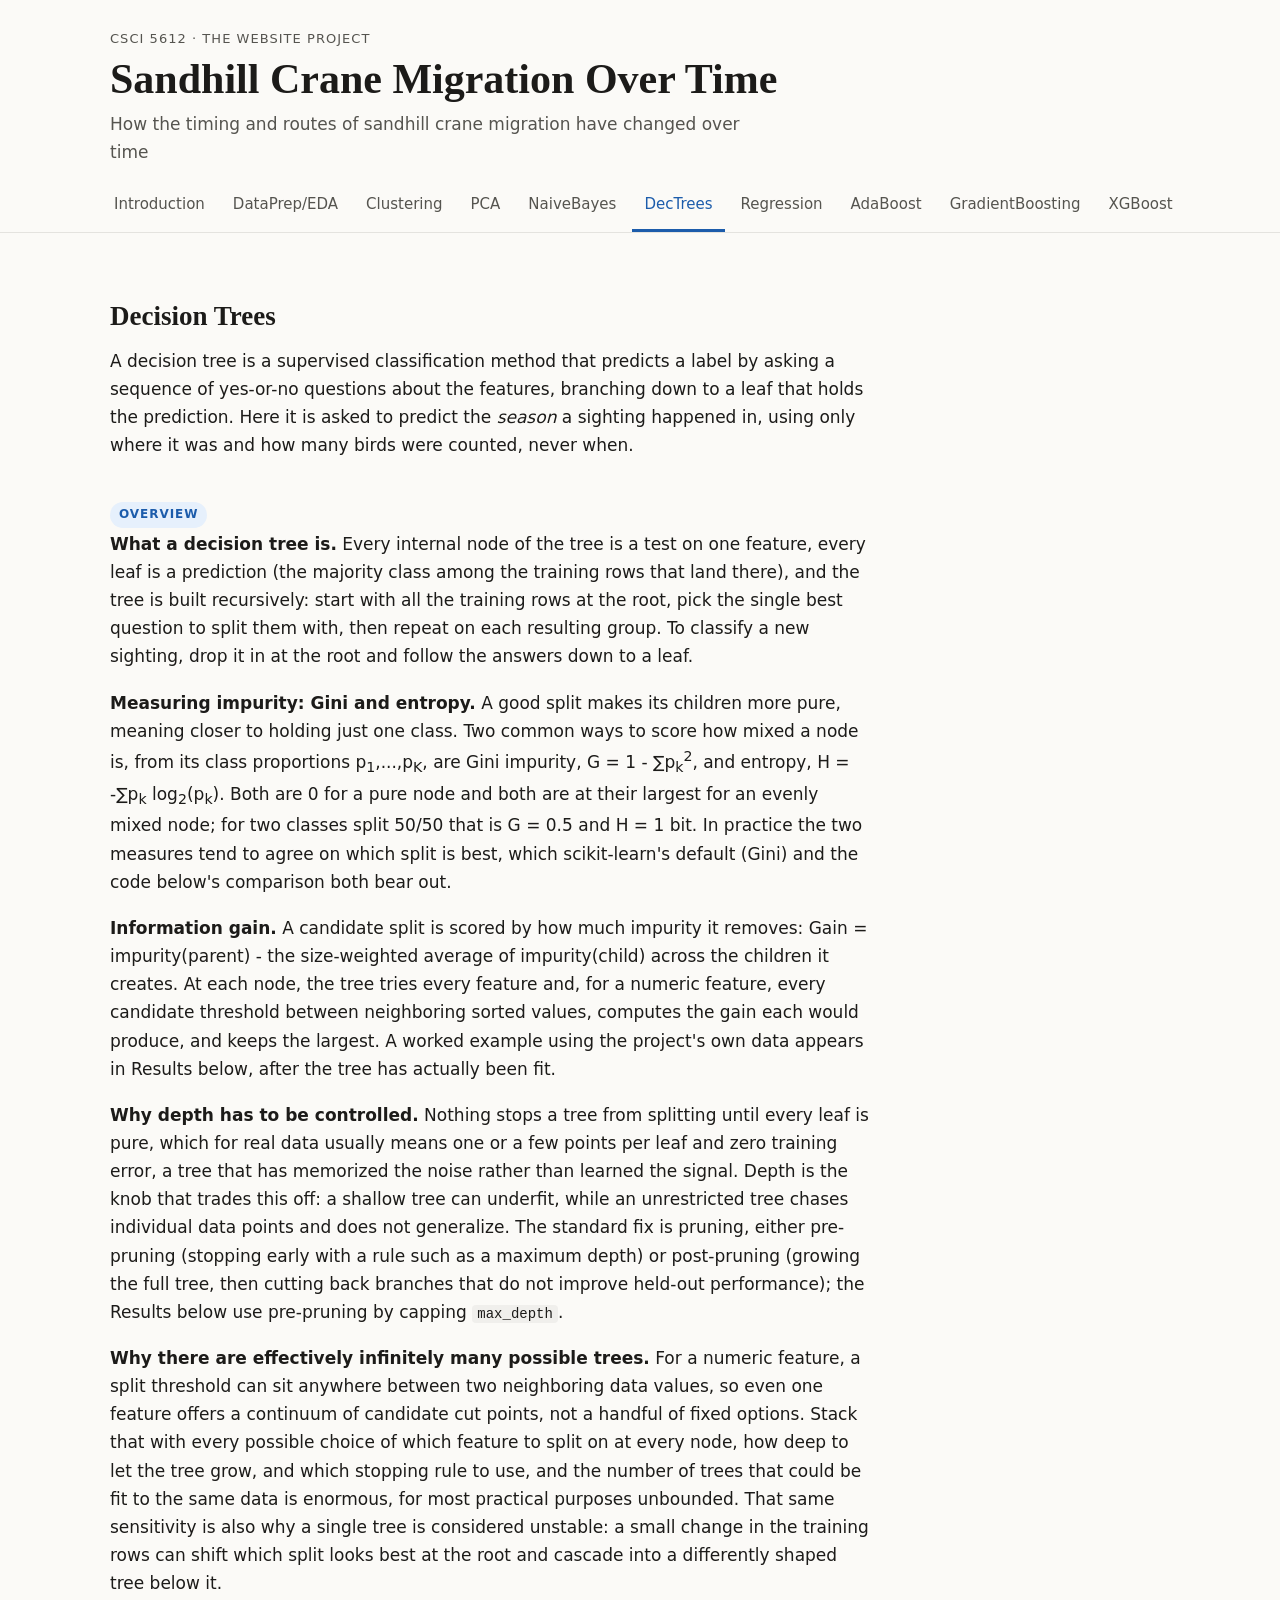
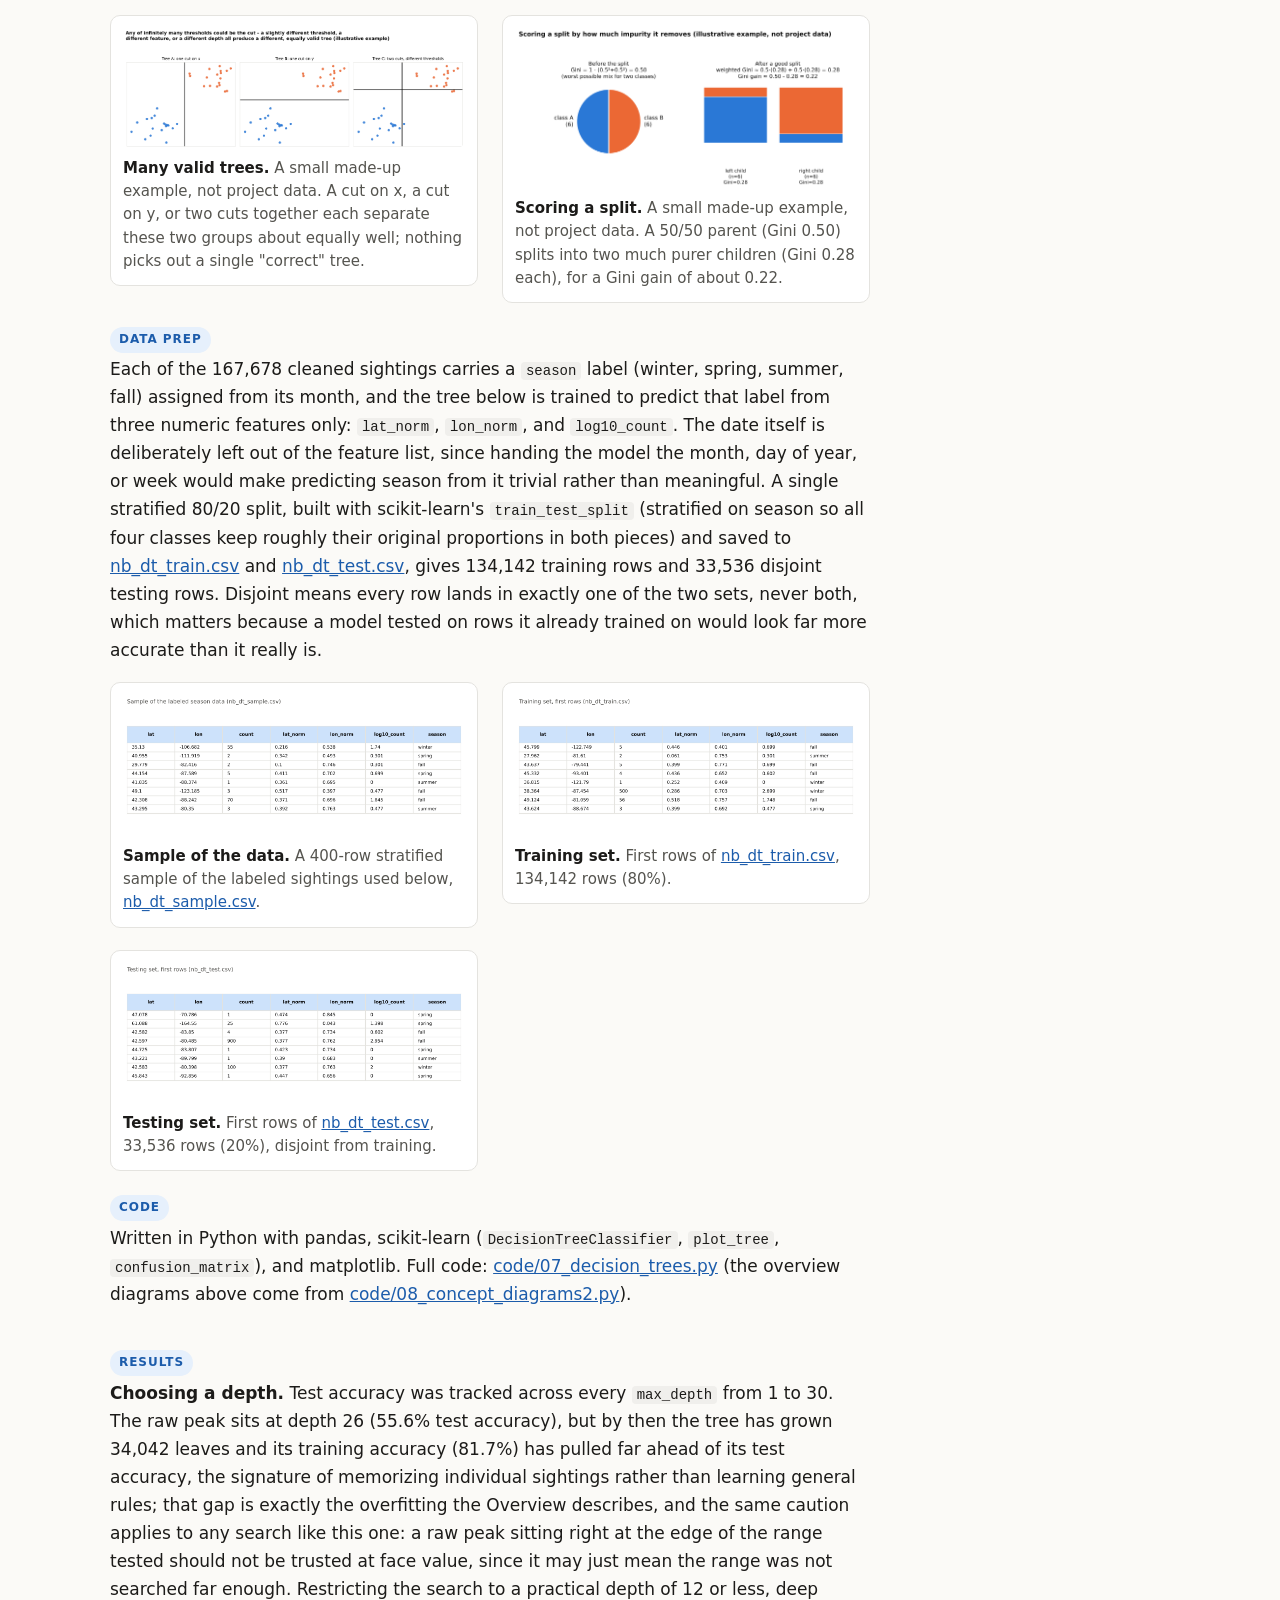
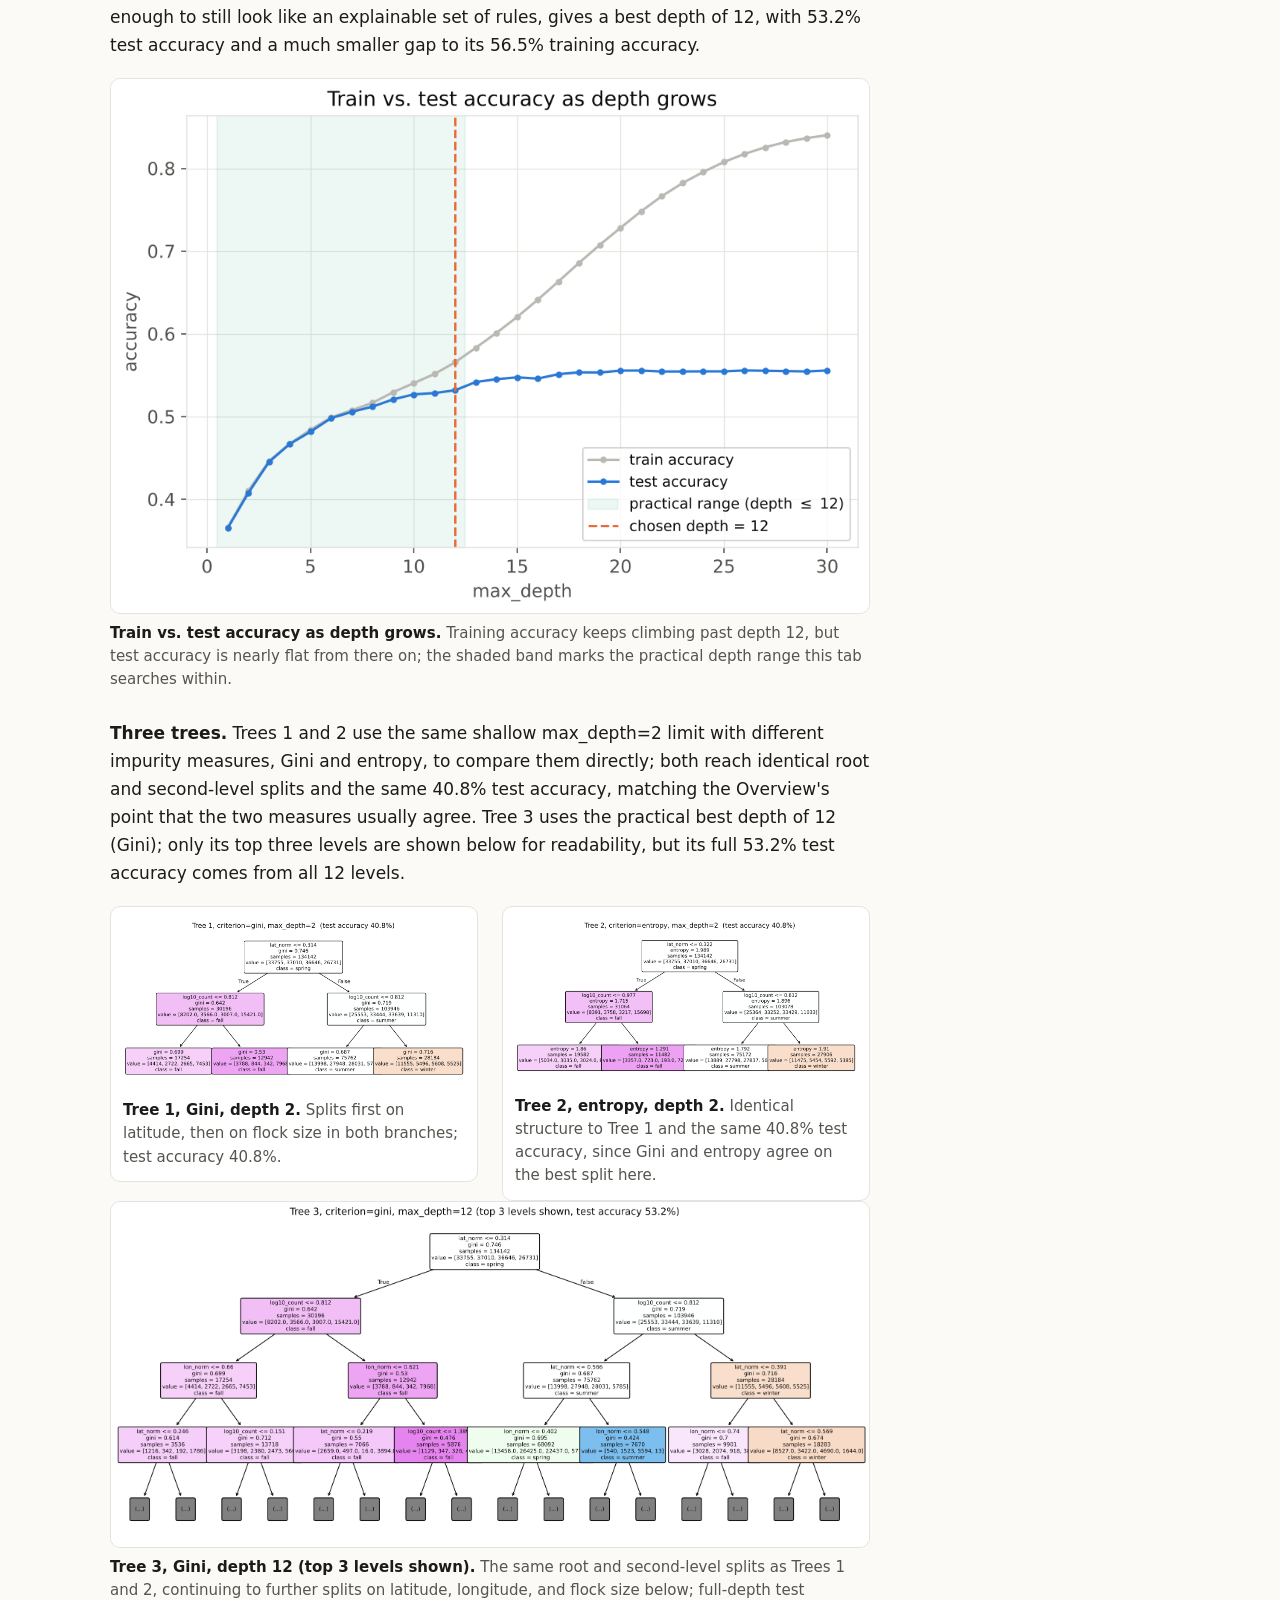
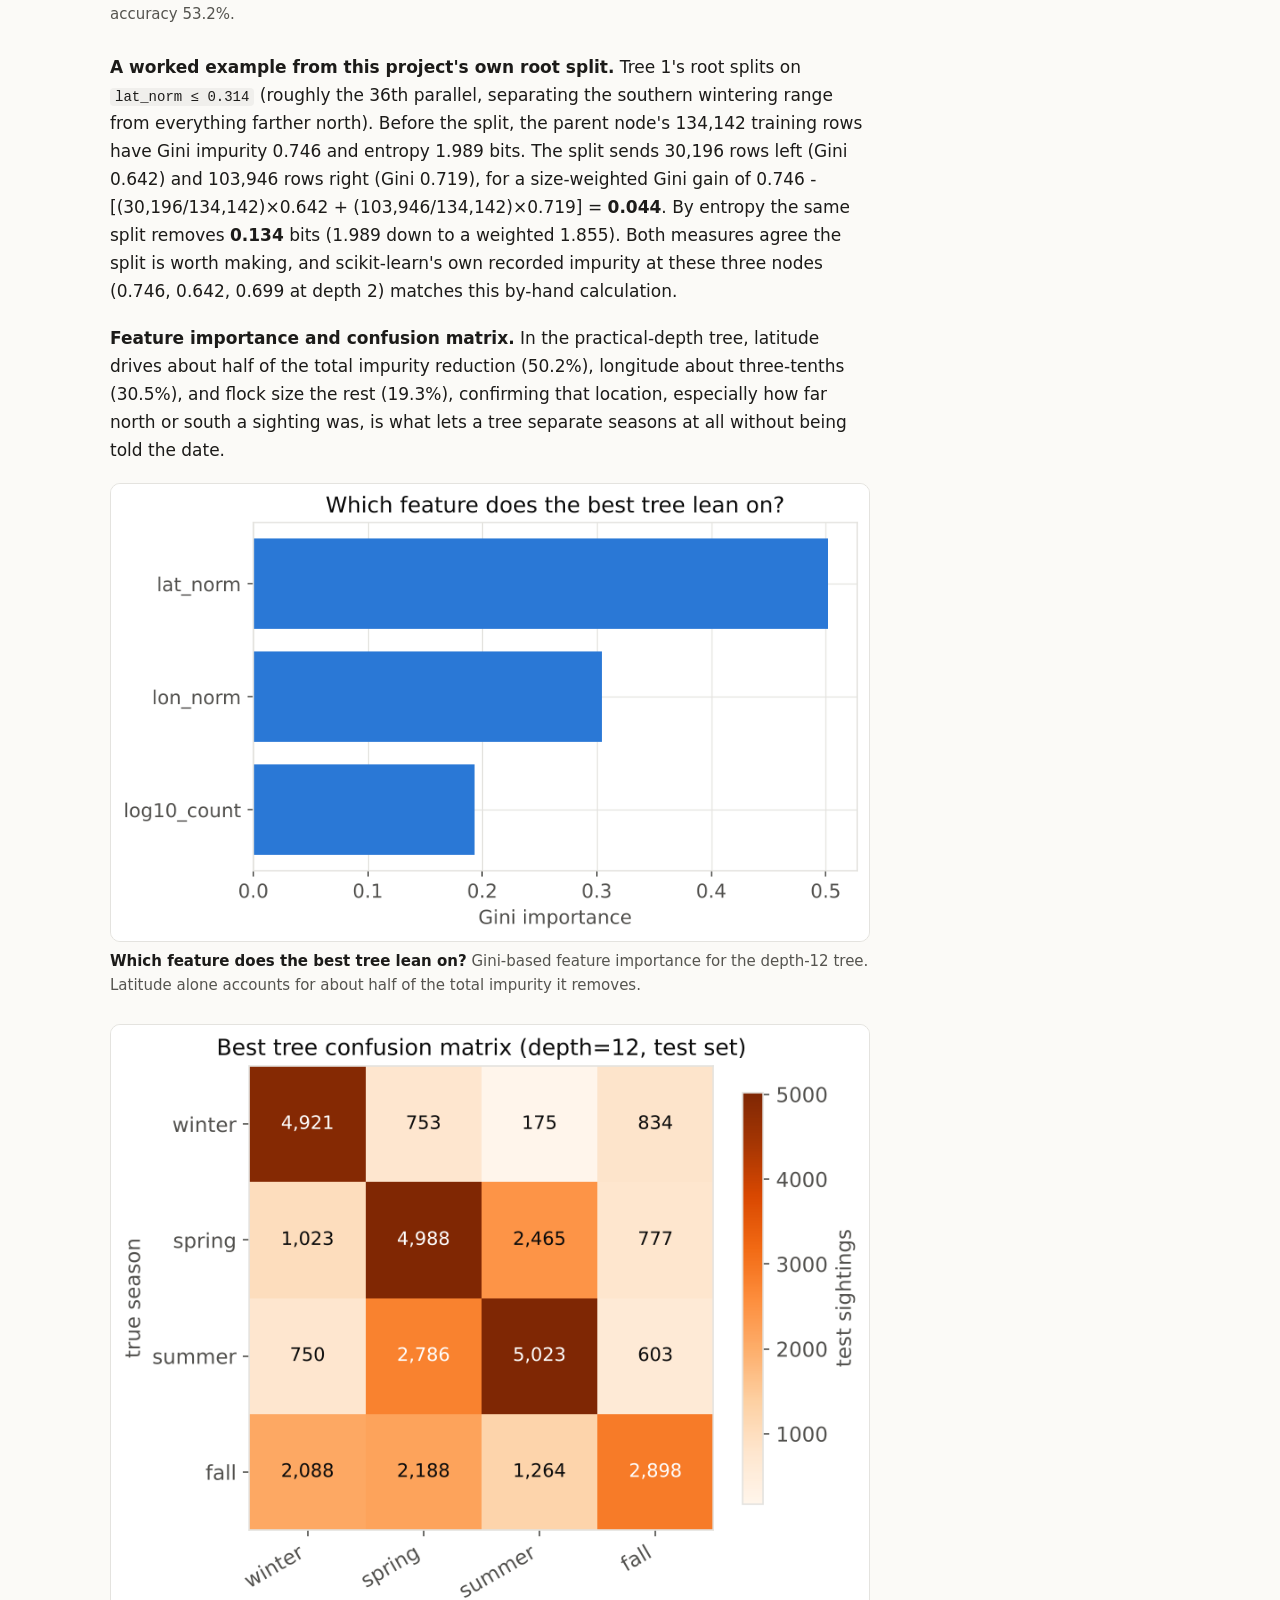
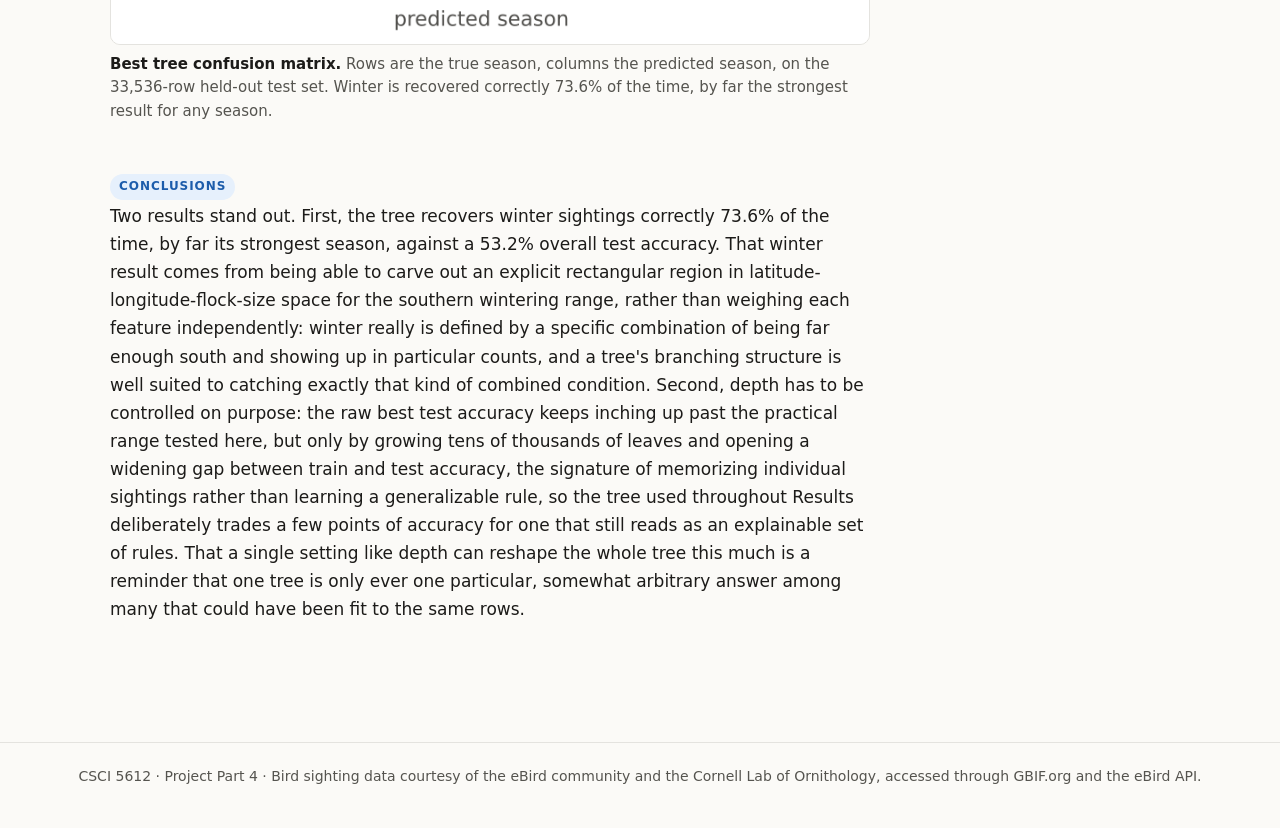
<file: dectrees.html>
<!DOCTYPE html>
<html lang="en">
<head>
<meta charset="utf-8">
<meta name="viewport" content="width=device-width, initial-scale=1">
<title>DecTrees | Sandhill Crane Migration Over Time</title>
<meta name="description" content="Data science project on sandhill crane migration patterns over time, built with eBird community-science data.">
<link rel="stylesheet" href="css/style.css">
</head>
<body>
<a class="skip" href="#main">Skip to content</a>
<header class="site-header">
  <p class="kicker">CSCI 5612 &middot; The Website Project</p>
  <h1>Sandhill Crane Migration Over Time</h1>
  <p class="sub">How the timing and routes of sandhill crane migration have changed over time</p>
</header>
<nav class="tabs" aria-label="Project sections">
  <ul>
      <li><a href="index.html">Introduction</a></li>
      <li><a href="dataprep_eda.html">DataPrep/EDA</a></li>
      <li><a href="clustering.html">Clustering</a></li>
      <li><a href="pca.html">PCA</a></li>
      <li><a href="naivebayes.html">NaiveBayes</a></li>
      <li><a href="dectrees.html" aria-current="page">DecTrees</a></li>
      <li><a href="regression.html">Regression</a></li>
      <li><a href="adaboost.html">AdaBoost</a></li>
      <li><a href="gradientboosting.html">GradientBoosting</a></li>
      <li><a href="xgboost.html">XGBoost</a></li>
      <li><a href="conclusions.html">Conclusions</a></li>
      <li><a href="about.html">About Me</a></li>
  </ul>
</nav>
<main id="main">

<div class="prose">
<h2>Decision Trees</h2>
<p>A decision tree is a supervised classification method that predicts a label by asking a sequence of yes-or-no questions about the features, branching down to a leaf that holds the prediction. Here it is asked to predict the <i>season</i> a sighting happened in, using only where it was and how many birds were counted, never when.</p>

<span class="section-label">Overview</span>
<p><b>What a decision tree is.</b> Every internal node of the tree is a test on one feature, every leaf is a prediction (the majority class among the training rows that land there), and the tree is built recursively: start with all the training rows at the root, pick the single best question to split them with, then repeat on each resulting group. To classify a new sighting, drop it in at the root and follow the answers down to a leaf.</p>
<p><b>Measuring impurity: Gini and entropy.</b> A good split makes its children more pure, meaning closer to holding just one class. Two common ways to score how mixed a node is, from its class proportions p<sub>1</sub>,...,p<sub>K</sub>, are Gini impurity, G = 1 - &sum;p<sub>k</sub><sup>2</sup>, and entropy, H = -&sum;p<sub>k</sub> log<sub>2</sub>(p<sub>k</sub>). Both are 0 for a pure node and both are at their largest for an evenly mixed node; for two classes split 50/50 that is G = 0.5 and H = 1 bit. In practice the two measures tend to agree on which split is best, which scikit-learn's default (Gini) and the code below's comparison both bear out.</p>
<p><b>Information gain.</b> A candidate split is scored by how much impurity it removes: Gain = impurity(parent) - the size-weighted average of impurity(child) across the children it creates. At each node, the tree tries every feature and, for a numeric feature, every candidate threshold between neighboring sorted values, computes the gain each would produce, and keeps the largest. A worked example using the project's own data appears in Results below, after the tree has actually been fit.</p>
<p><b>Why depth has to be controlled.</b> Nothing stops a tree from splitting until every leaf is pure, which for real data usually means one or a few points per leaf and zero training error, a tree that has memorized the noise rather than learned the signal. Depth is the knob that trades this off: a shallow tree can underfit, while an unrestricted tree chases individual data points and does not generalize. The standard fix is pruning, either pre-pruning (stopping early with a rule such as a maximum depth) or post-pruning (growing the full tree, then cutting back branches that do not improve held-out performance); the Results below use pre-pruning by capping <code>max_depth</code>.</p>
<p><b>Why there are effectively infinitely many possible trees.</b> For a numeric feature, a split threshold can sit anywhere between two neighboring data values, so even one feature offers a continuum of candidate cut points, not a handful of fixed options. Stack that with every possible choice of which feature to split on at every node, how deep to let the tree grow, and which stopping rule to use, and the number of trees that could be fit to the same data is enormous, for most practical purposes unbounded. That same sensitivity is also why a single tree is considered unstable: a small change in the training rows can shift which split looks best at the root and cascade into a differently shaped tree below it.</p>
<div class="fig-grid">
<figure>
  <a href="images/dectrees/concept_infinite_trees.png"><img src="images/dectrees/concept_infinite_trees.png" alt="Three different valid trees on the same data" loading="lazy" onerror="this.closest('figure').classList.add('pending')"></a>
  <div class="ph">Figure appears here after <code>code/08_concept_diagrams2.py</code> has been run.</div>
  <figcaption><b>Many valid trees.</b> A small made-up example, not project data. A cut on x, a cut on y, or two cuts together each separate these two groups about equally well; nothing picks out a single "correct" tree.</figcaption>
</figure>
<figure>
  <a href="images/dectrees/concept_gini_info_gain.png"><img src="images/dectrees/concept_gini_info_gain.png" alt="Scoring a split by Gini and information gain" loading="lazy" onerror="this.closest('figure').classList.add('pending')"></a>
  <div class="ph">Figure appears here after <code>code/08_concept_diagrams2.py</code> has been run.</div>
  <figcaption><b>Scoring a split.</b> A small made-up example, not project data. A 50/50 parent (Gini 0.50) splits into two much purer children (Gini 0.28 each), for a Gini gain of about 0.22.</figcaption>
</figure>
</div>

<span class="section-label">Data Prep</span>
<p>Each of the 167,678 cleaned sightings carries a <code>season</code> label (winter, spring, summer, fall) assigned from its month, and the tree below is trained to predict that label from three numeric features only: <code>lat_norm</code>, <code>lon_norm</code>, and <code>log10_count</code>. The date itself is deliberately left out of the feature list, since handing the model the month, day of year, or week would make predicting season from it trivial rather than meaningful. A single stratified 80/20 split, built with scikit-learn's <code>train_test_split</code> (stratified on season so all four classes keep roughly their original proportions in both pieces) and saved to <a href="data/clean/nb_dt_train.csv">nb_dt_train.csv</a> and <a href="data/clean/nb_dt_test.csv">nb_dt_test.csv</a>, gives 134,142 training rows and 33,536 disjoint testing rows. Disjoint means every row lands in exactly one of the two sets, never both, which matters because a model tested on rows it already trained on would look far more accurate than it really is.</p>
<div class="fig-grid">
<figure>
  <a href="images/dectrees/nb_dt_sample_preview.png"><img src="images/dectrees/nb_dt_sample_preview.png" alt="Sample of the labeled season data" loading="lazy" onerror="this.closest('figure').classList.add('pending')"></a>
  <div class="ph">Figure appears here after <code>code/07_decision_trees.py</code> has been run.</div>
  <figcaption><b>Sample of the data.</b> A 400-row stratified sample of the labeled sightings used below, <a href="data/clean/nb_dt_sample.csv">nb_dt_sample.csv</a>.</figcaption>
</figure>
<figure>
  <a href="images/dectrees/nb_dt_train_preview.png"><img src="images/dectrees/nb_dt_train_preview.png" alt="Sample of the training set" loading="lazy" onerror="this.closest('figure').classList.add('pending')"></a>
  <div class="ph">Figure appears here after <code>code/07_decision_trees.py</code> has been run.</div>
  <figcaption><b>Training set.</b> First rows of <a href="data/clean/nb_dt_train.csv">nb_dt_train.csv</a>, 134,142 rows (80%).</figcaption>
</figure>
<figure>
  <a href="images/dectrees/nb_dt_test_preview.png"><img src="images/dectrees/nb_dt_test_preview.png" alt="Sample of the testing set" loading="lazy" onerror="this.closest('figure').classList.add('pending')"></a>
  <div class="ph">Figure appears here after <code>code/07_decision_trees.py</code> has been run.</div>
  <figcaption><b>Testing set.</b> First rows of <a href="data/clean/nb_dt_test.csv">nb_dt_test.csv</a>, 33,536 rows (20%), disjoint from training.</figcaption>
</figure>
</div>

<span class="section-label">Code</span>
<p>Written in Python with pandas, scikit-learn (<code>DecisionTreeClassifier</code>, <code>plot_tree</code>, <code>confusion_matrix</code>), and matplotlib. Full code: <a href="code/07_decision_trees.py">code/07_decision_trees.py</a> (the overview diagrams above come from <a href="code/08_concept_diagrams2.py">code/08_concept_diagrams2.py</a>).</p>

<span class="section-label">Results</span>
<p><b>Choosing a depth.</b> Test accuracy was tracked across every <code>max_depth</code> from 1 to 30. The raw peak sits at depth 26 (55.6% test accuracy), but by then the tree has grown 34,042 leaves and its training accuracy (81.7%) has pulled far ahead of its test accuracy, the signature of memorizing individual sightings rather than learning general rules; that gap is exactly the overfitting the Overview describes, and the same caution applies to any search like this one: a raw peak sitting right at the edge of the range tested should not be trusted at face value, since it may just mean the range was not searched far enough. Restricting the search to a practical depth of 12 or less, deep enough to still look like an explainable set of rules, gives a best depth of 12, with 53.2% test accuracy and a much smaller gap to its 56.5% training accuracy.</p>
<figure>
  <a href="images/dectrees/dt_depth_sweep.png"><img src="images/dectrees/dt_depth_sweep.png" alt="Train vs test accuracy across tree depth" loading="lazy" onerror="this.closest('figure').classList.add('pending')"></a>
  <div class="ph">Figure appears here after <code>code/07_decision_trees.py</code> has been run.</div>
  <figcaption><b>Train vs. test accuracy as depth grows.</b> Training accuracy keeps climbing past depth 12, but test accuracy is nearly flat from there on; the shaded band marks the practical depth range this tab searches within.</figcaption>
</figure>
<p><b>Three trees.</b> Trees 1 and 2 use the same shallow max_depth=2 limit with different impurity measures, Gini and entropy, to compare them directly; both reach identical root and second-level splits and the same 40.8% test accuracy, matching the Overview's point that the two measures usually agree. Tree 3 uses the practical best depth of 12 (Gini); only its top three levels are shown below for readability, but its full 53.2% test accuracy comes from all 12 levels.</p>
<div class="fig-grid">
<figure>
  <a href="images/dectrees/dt_tree_gini_shallow.png"><img src="images/dectrees/dt_tree_gini_shallow.png" alt="Tree 1, Gini, max depth 2" loading="lazy" onerror="this.closest('figure').classList.add('pending')"></a>
  <div class="ph">Figure appears here after <code>code/07_decision_trees.py</code> has been run.</div>
  <figcaption><b>Tree 1, Gini, depth 2.</b> Splits first on latitude, then on flock size in both branches; test accuracy 40.8%.</figcaption>
</figure>
<figure>
  <a href="images/dectrees/dt_tree_entropy_shallow.png"><img src="images/dectrees/dt_tree_entropy_shallow.png" alt="Tree 2, entropy, max depth 2" loading="lazy" onerror="this.closest('figure').classList.add('pending')"></a>
  <div class="ph">Figure appears here after <code>code/07_decision_trees.py</code> has been run.</div>
  <figcaption><b>Tree 2, entropy, depth 2.</b> Identical structure to Tree 1 and the same 40.8% test accuracy, since Gini and entropy agree on the best split here.</figcaption>
</figure>
</div>
<figure>
  <a href="images/dectrees/dt_tree_gini_best.png"><img src="images/dectrees/dt_tree_gini_best.png" alt="Tree 3, Gini, practical best depth" loading="lazy" onerror="this.closest('figure').classList.add('pending')"></a>
  <div class="ph">Figure appears here after <code>code/07_decision_trees.py</code> has been run.</div>
  <figcaption><b>Tree 3, Gini, depth 12 (top 3 levels shown).</b> The same root and second-level splits as Trees 1 and 2, continuing to further splits on latitude, longitude, and flock size below; full-depth test accuracy 53.2%.</figcaption>
</figure>
<p><b>A worked example from this project's own root split.</b> Tree 1's root splits on <code>lat_norm &le; 0.314</code> (roughly the 36th parallel, separating the southern wintering range from everything farther north). Before the split, the parent node's 134,142 training rows have Gini impurity 0.746 and entropy 1.989 bits. The split sends 30,196 rows left (Gini 0.642) and 103,946 rows right (Gini 0.719), for a size-weighted Gini gain of 0.746 - [(30,196/134,142)&times;0.642 + (103,946/134,142)&times;0.719] = <b>0.044</b>. By entropy the same split removes <b>0.134</b> bits (1.989 down to a weighted 1.855). Both measures agree the split is worth making, and scikit-learn's own recorded impurity at these three nodes (0.746, 0.642, 0.699 at depth 2) matches this by-hand calculation.</p>
<p><b>Feature importance and confusion matrix.</b> In the practical-depth tree, latitude drives about half of the total impurity reduction (50.2%), longitude about three-tenths (30.5%), and flock size the rest (19.3%), confirming that location, especially how far north or south a sighting was, is what lets a tree separate seasons at all without being told the date.</p>
<figure>
  <a href="images/dectrees/dt_feature_importance.png"><img src="images/dectrees/dt_feature_importance.png" alt="Feature importance of the best tree" loading="lazy" onerror="this.closest('figure').classList.add('pending')"></a>
  <div class="ph">Figure appears here after <code>code/07_decision_trees.py</code> has been run.</div>
  <figcaption><b>Which feature does the best tree lean on?</b> Gini-based feature importance for the depth-12 tree. Latitude alone accounts for about half of the total impurity it removes.</figcaption>
</figure>
<figure>
  <a href="images/dectrees/dt_confusion_matrix.png"><img src="images/dectrees/dt_confusion_matrix.png" alt="Confusion matrix for the best tree" loading="lazy" onerror="this.closest('figure').classList.add('pending')"></a>
  <div class="ph">Figure appears here after <code>code/07_decision_trees.py</code> has been run.</div>
  <figcaption><b>Best tree confusion matrix.</b> Rows are the true season, columns the predicted season, on the 33,536-row held-out test set. Winter is recovered correctly 73.6% of the time, by far the strongest result for any season.</figcaption>
</figure>

<span class="section-label">Conclusions</span>
<p>Two results stand out. First, the tree recovers winter sightings correctly 73.6% of the time, by far its strongest season, against a 53.2% overall test accuracy. That winter result comes from being able to carve out an explicit rectangular region in latitude-longitude-flock-size space for the southern wintering range, rather than weighing each feature independently: winter really is defined by a specific combination of being far enough south and showing up in particular counts, and a tree's branching structure is well suited to catching exactly that kind of combined condition. Second, depth has to be controlled on purpose: the raw best test accuracy keeps inching up past the practical range tested here, but only by growing tens of thousands of leaves and opening a widening gap between train and test accuracy, the signature of memorizing individual sightings rather than learning a generalizable rule, so the tree used throughout Results deliberately trades a few points of accuracy for one that still reads as an explainable set of rules. That a single setting like depth can reshape the whole tree this much is a reminder that one tree is only ever one particular, somewhat arbitrary answer among many that could have been fit to the same rows.</p>
</div>

</main>
<footer>CSCI 5612 &middot; Project Part 4 &middot; Bird sighting data courtesy of the eBird community and the Cornell Lab of Ornithology, accessed through GBIF.org and the eBird API.</footer>
</body>
</html>
</file>
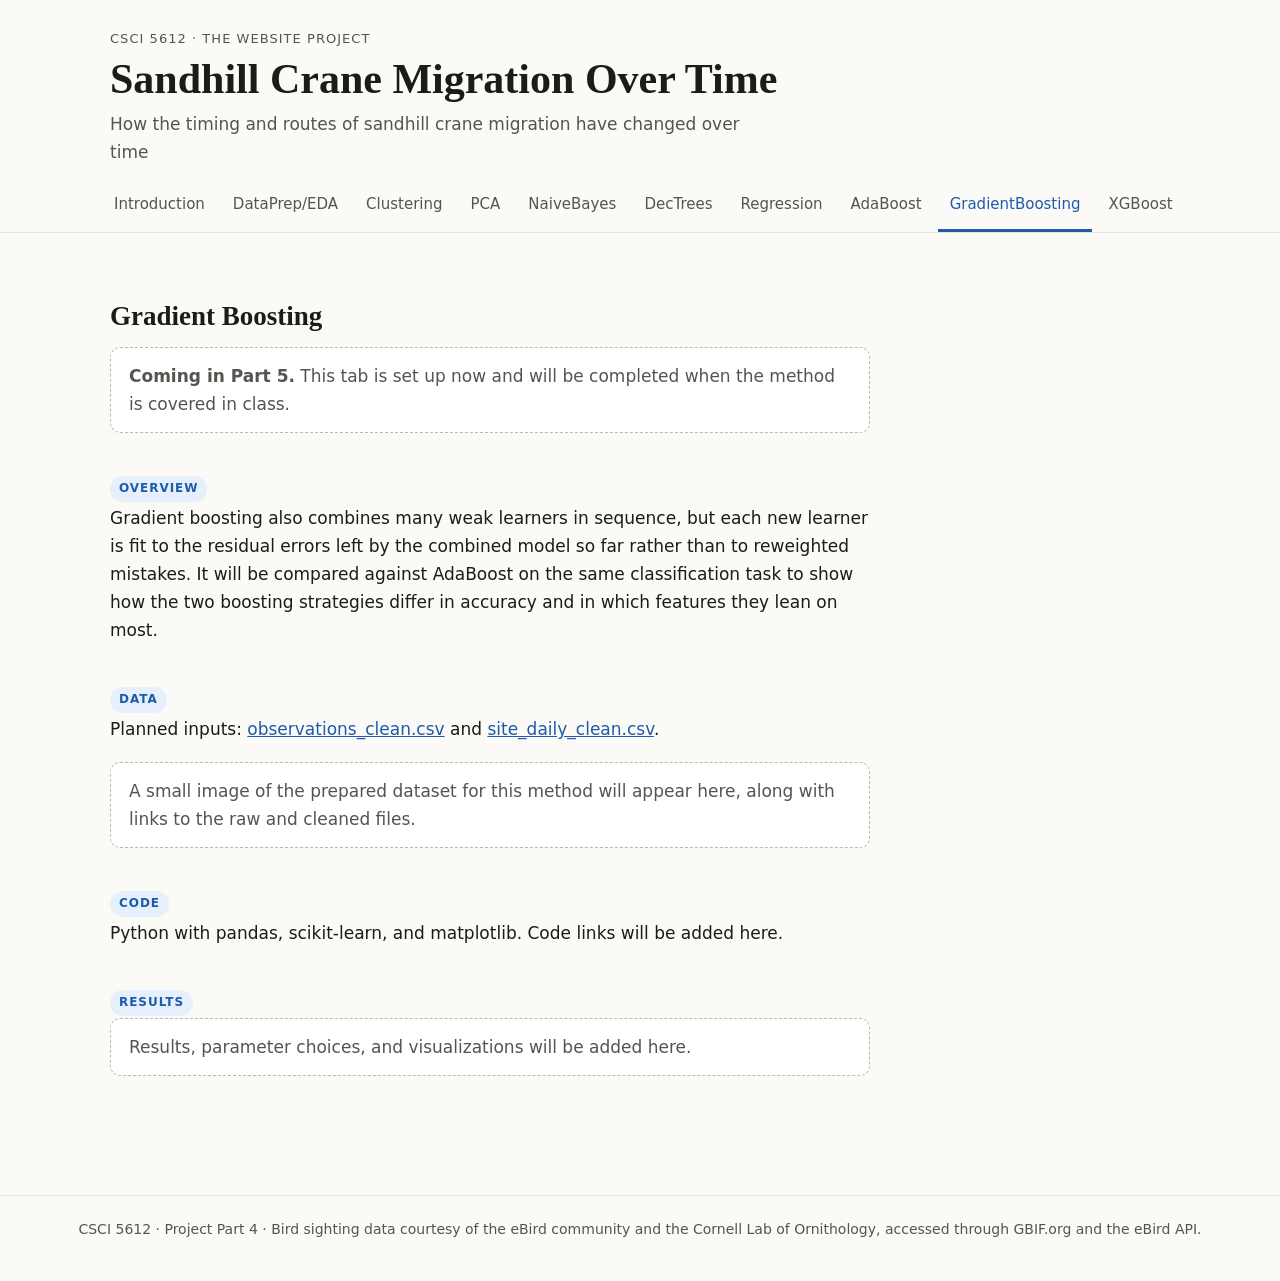
<file: gradientboosting.html>
<!DOCTYPE html>
<html lang="en">
<head>
<meta charset="utf-8">
<meta name="viewport" content="width=device-width, initial-scale=1">
<title>GradientBoosting | Sandhill Crane Migration Over Time</title>
<meta name="description" content="Data science project on sandhill crane migration patterns over time, built with eBird community-science data.">
<link rel="stylesheet" href="css/style.css">
</head>
<body>
<a class="skip" href="#main">Skip to content</a>
<header class="site-header">
  <p class="kicker">CSCI 5612 &middot; The Website Project</p>
  <h1>Sandhill Crane Migration Over Time</h1>
  <p class="sub">How the timing and routes of sandhill crane migration have changed over time</p>
</header>
<nav class="tabs" aria-label="Project sections">
  <ul>
      <li><a href="index.html">Introduction</a></li>
      <li><a href="dataprep_eda.html">DataPrep/EDA</a></li>
      <li><a href="clustering.html">Clustering</a></li>
      <li><a href="pca.html">PCA</a></li>
      <li><a href="naivebayes.html">NaiveBayes</a></li>
      <li><a href="dectrees.html">DecTrees</a></li>
      <li><a href="regression.html">Regression</a></li>
      <li><a href="adaboost.html">AdaBoost</a></li>
      <li><a href="gradientboosting.html" aria-current="page">GradientBoosting</a></li>
      <li><a href="xgboost.html">XGBoost</a></li>
      <li><a href="conclusions.html">Conclusions</a></li>
      <li><a href="about.html">About Me</a></li>
  </ul>
</nav>
<main id="main">

<div class="prose">
<h2>Gradient Boosting</h2>
<p class="coming"><b>Coming in Part 5.</b> This tab is set up now and will be completed when the method is covered in class.</p>

<span class="section-label">Overview</span>
<p>Gradient boosting also combines many weak learners in sequence, but each new learner is fit to the residual errors left by the combined model so far rather than to reweighted mistakes. It will be compared against AdaBoost on the same classification task to show how the two boosting strategies differ in accuracy and in which features they lean on most.</p>

<span class="section-label">Data</span>
<p>Planned inputs: <a href="data/clean/observations_clean.csv">observations_clean.csv</a> and <a href="data/clean/site_daily_clean.csv">site_daily_clean.csv</a>.</p>
<p class="coming">A small image of the prepared dataset for this method will appear here, along with links to the raw and cleaned files.</p>

<span class="section-label">Code</span>
<p>Python with pandas, scikit-learn, and matplotlib. Code links will be added here.</p>

<span class="section-label">Results</span>
<p class="coming">Results, parameter choices, and visualizations will be added here.</p>
</div>

</main>
<footer>CSCI 5612 &middot; Project Part 4 &middot; Bird sighting data courtesy of the eBird community and the Cornell Lab of Ornithology, accessed through GBIF.org and the eBird API.</footer>
</body>
</html>
</file>
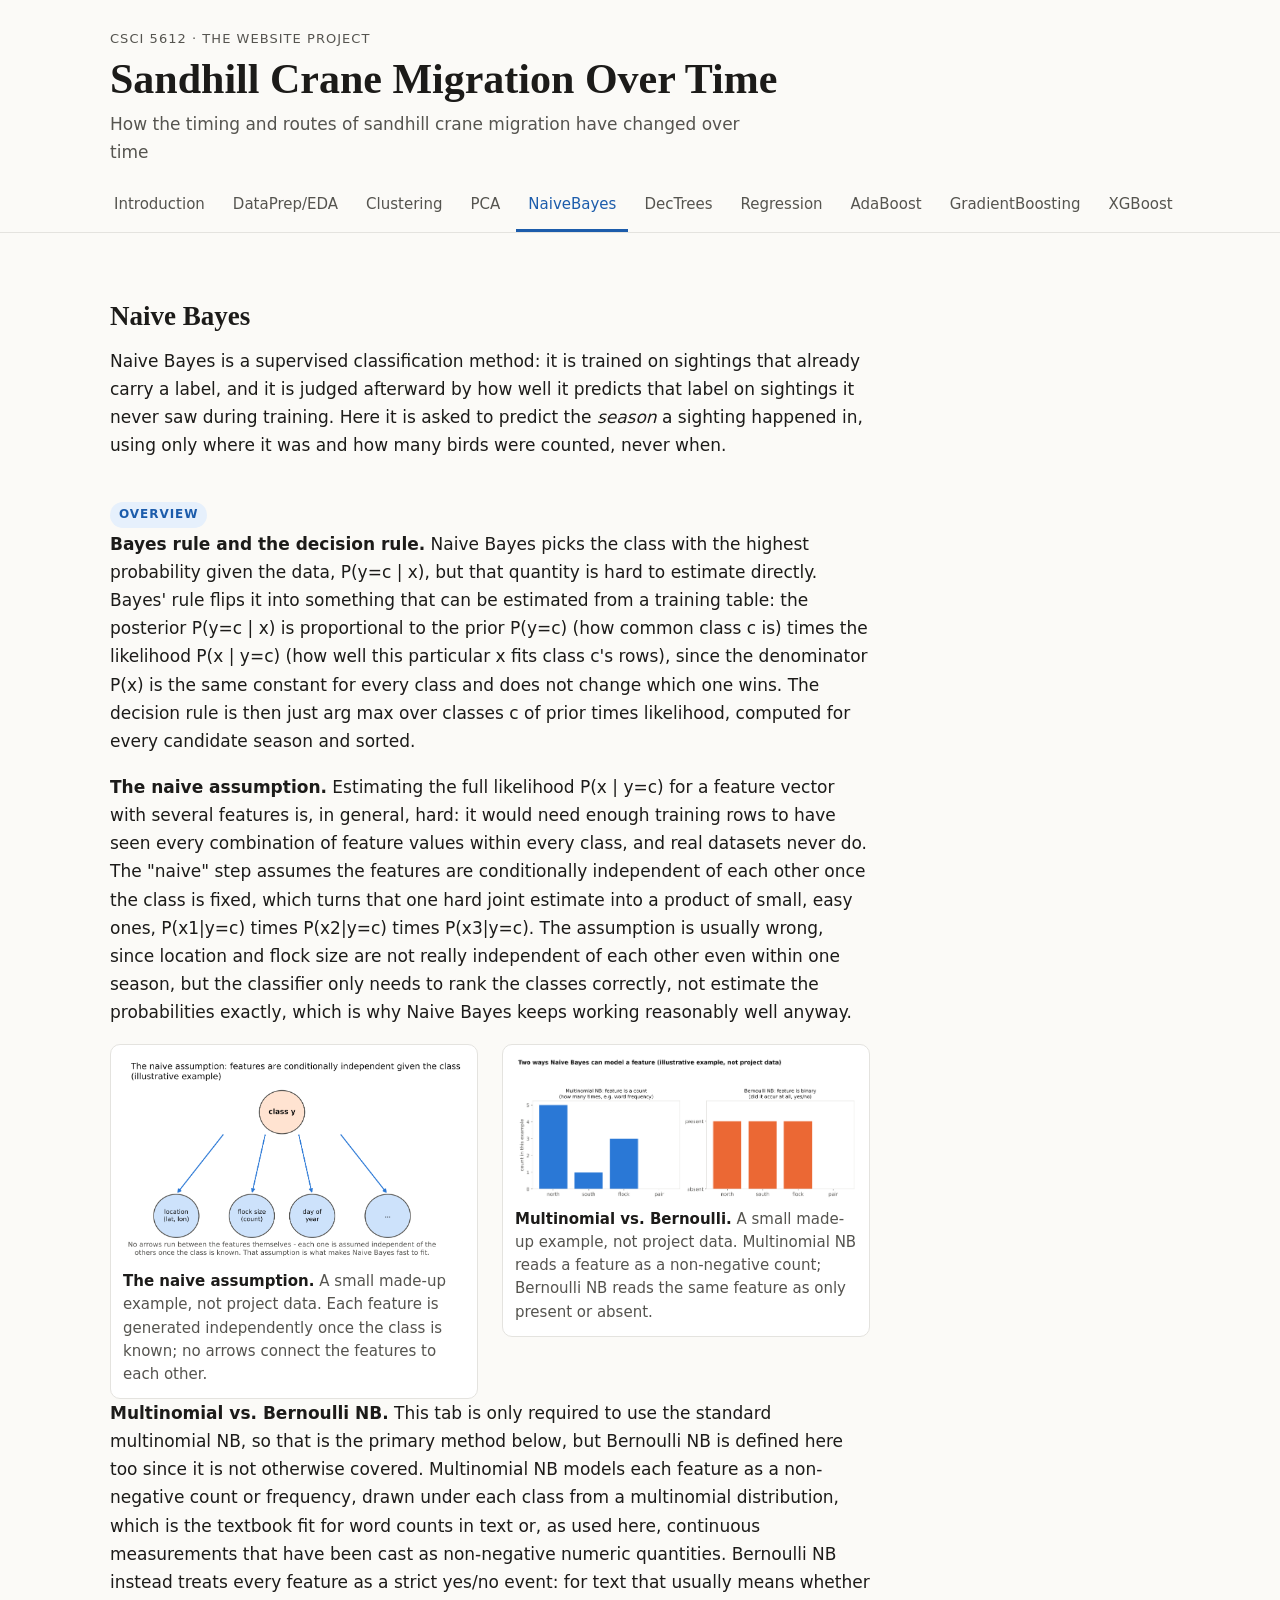
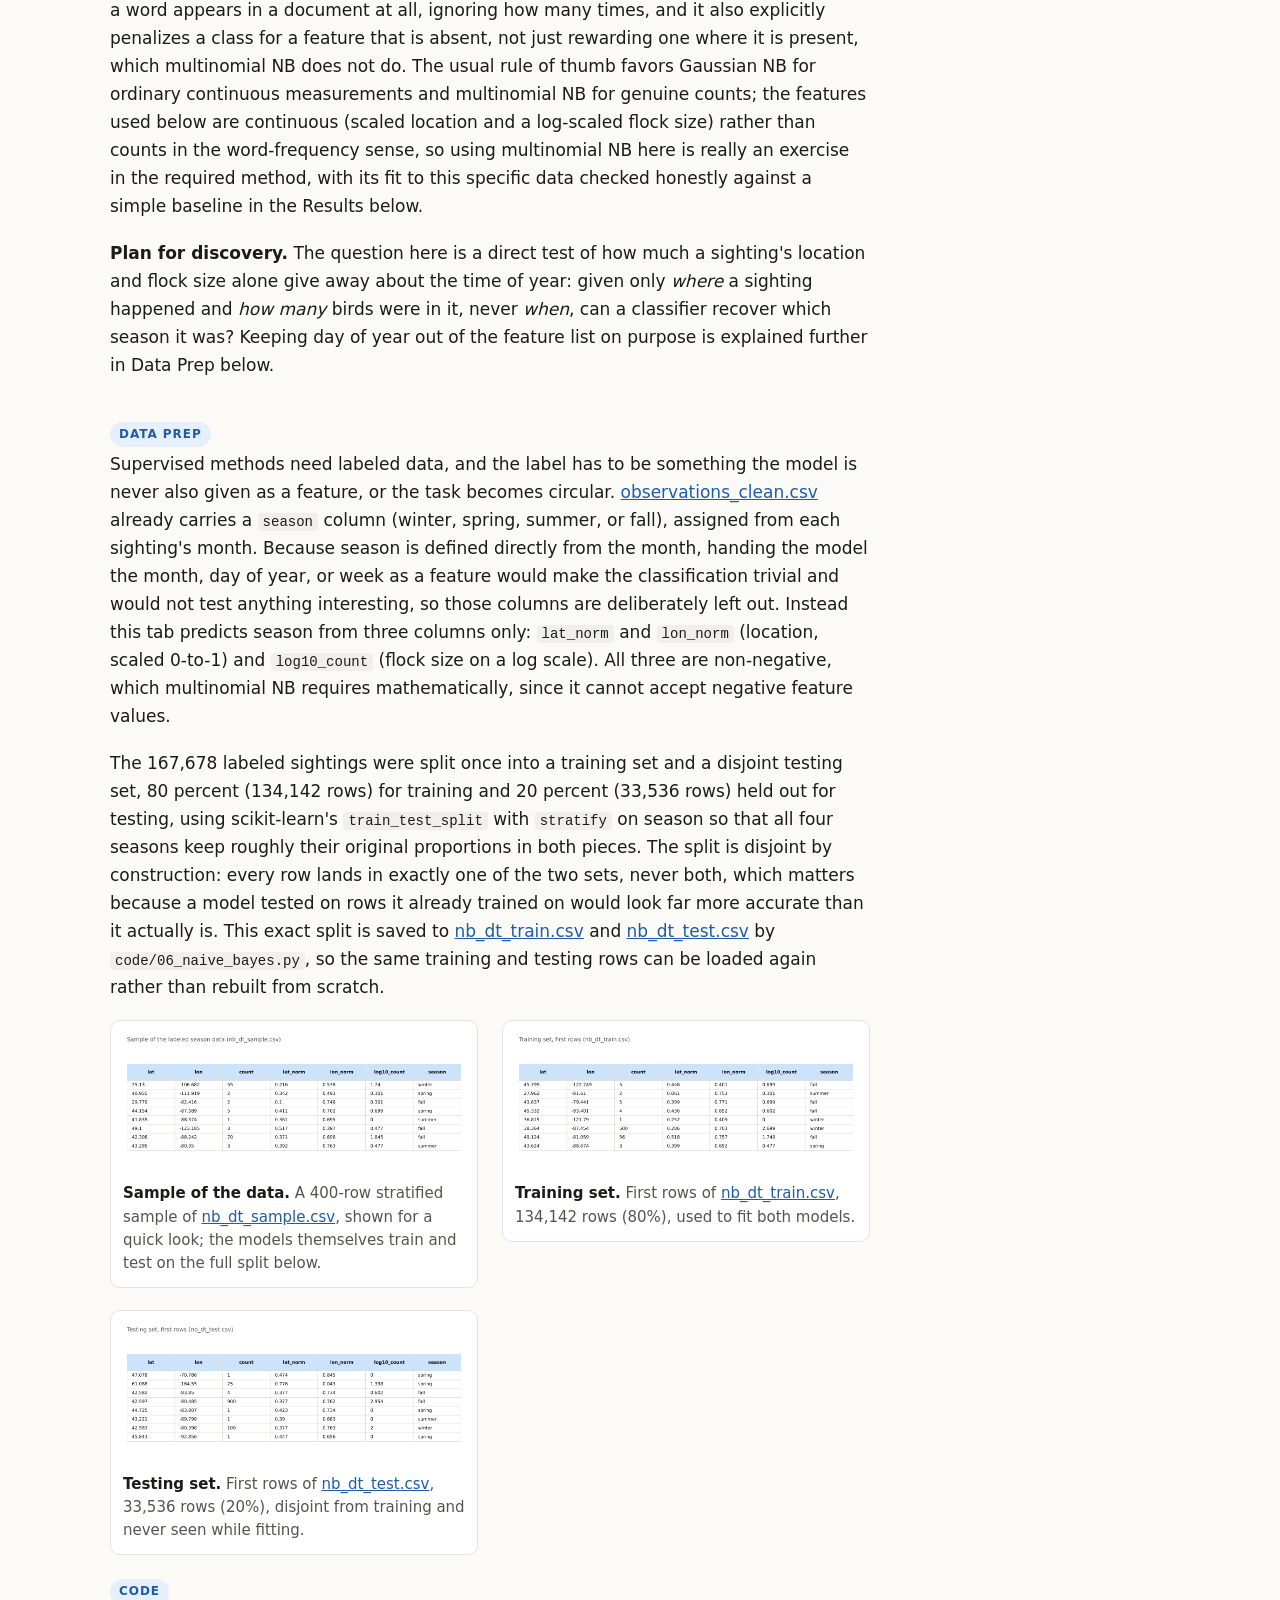
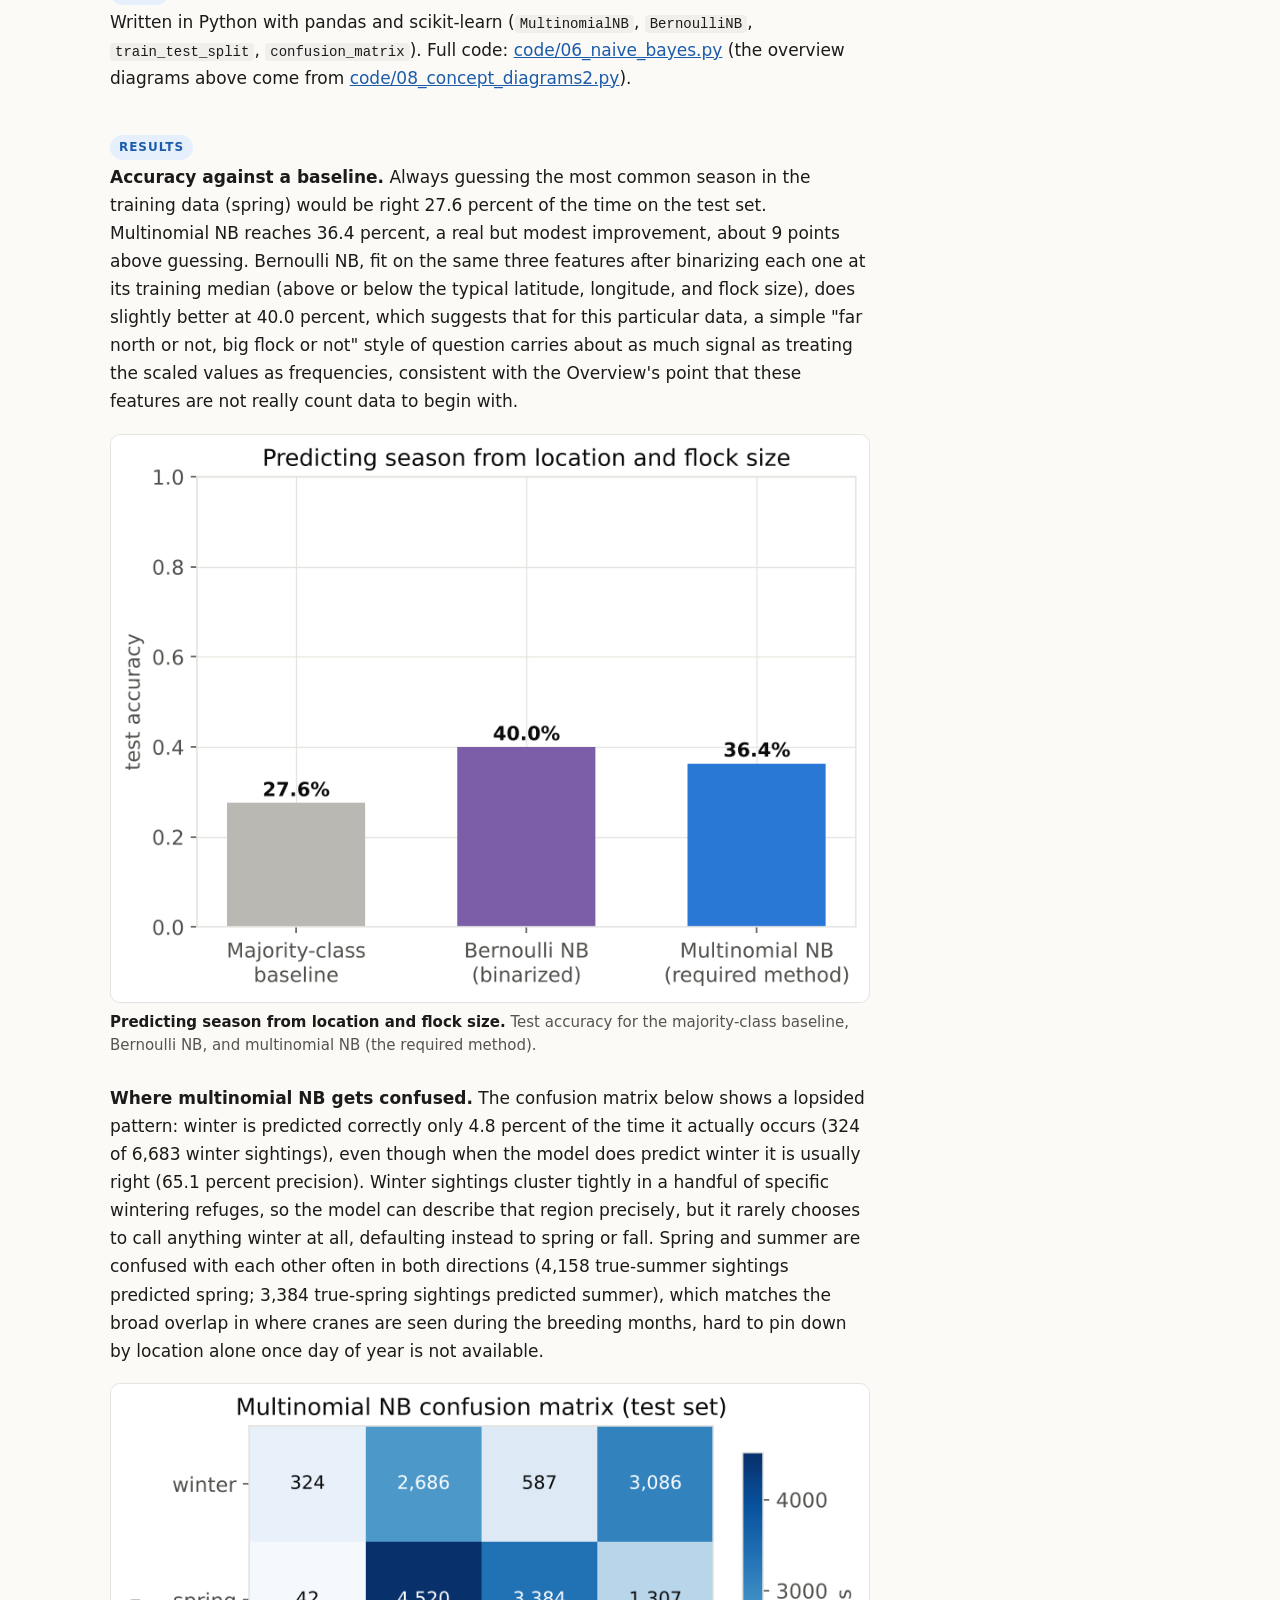
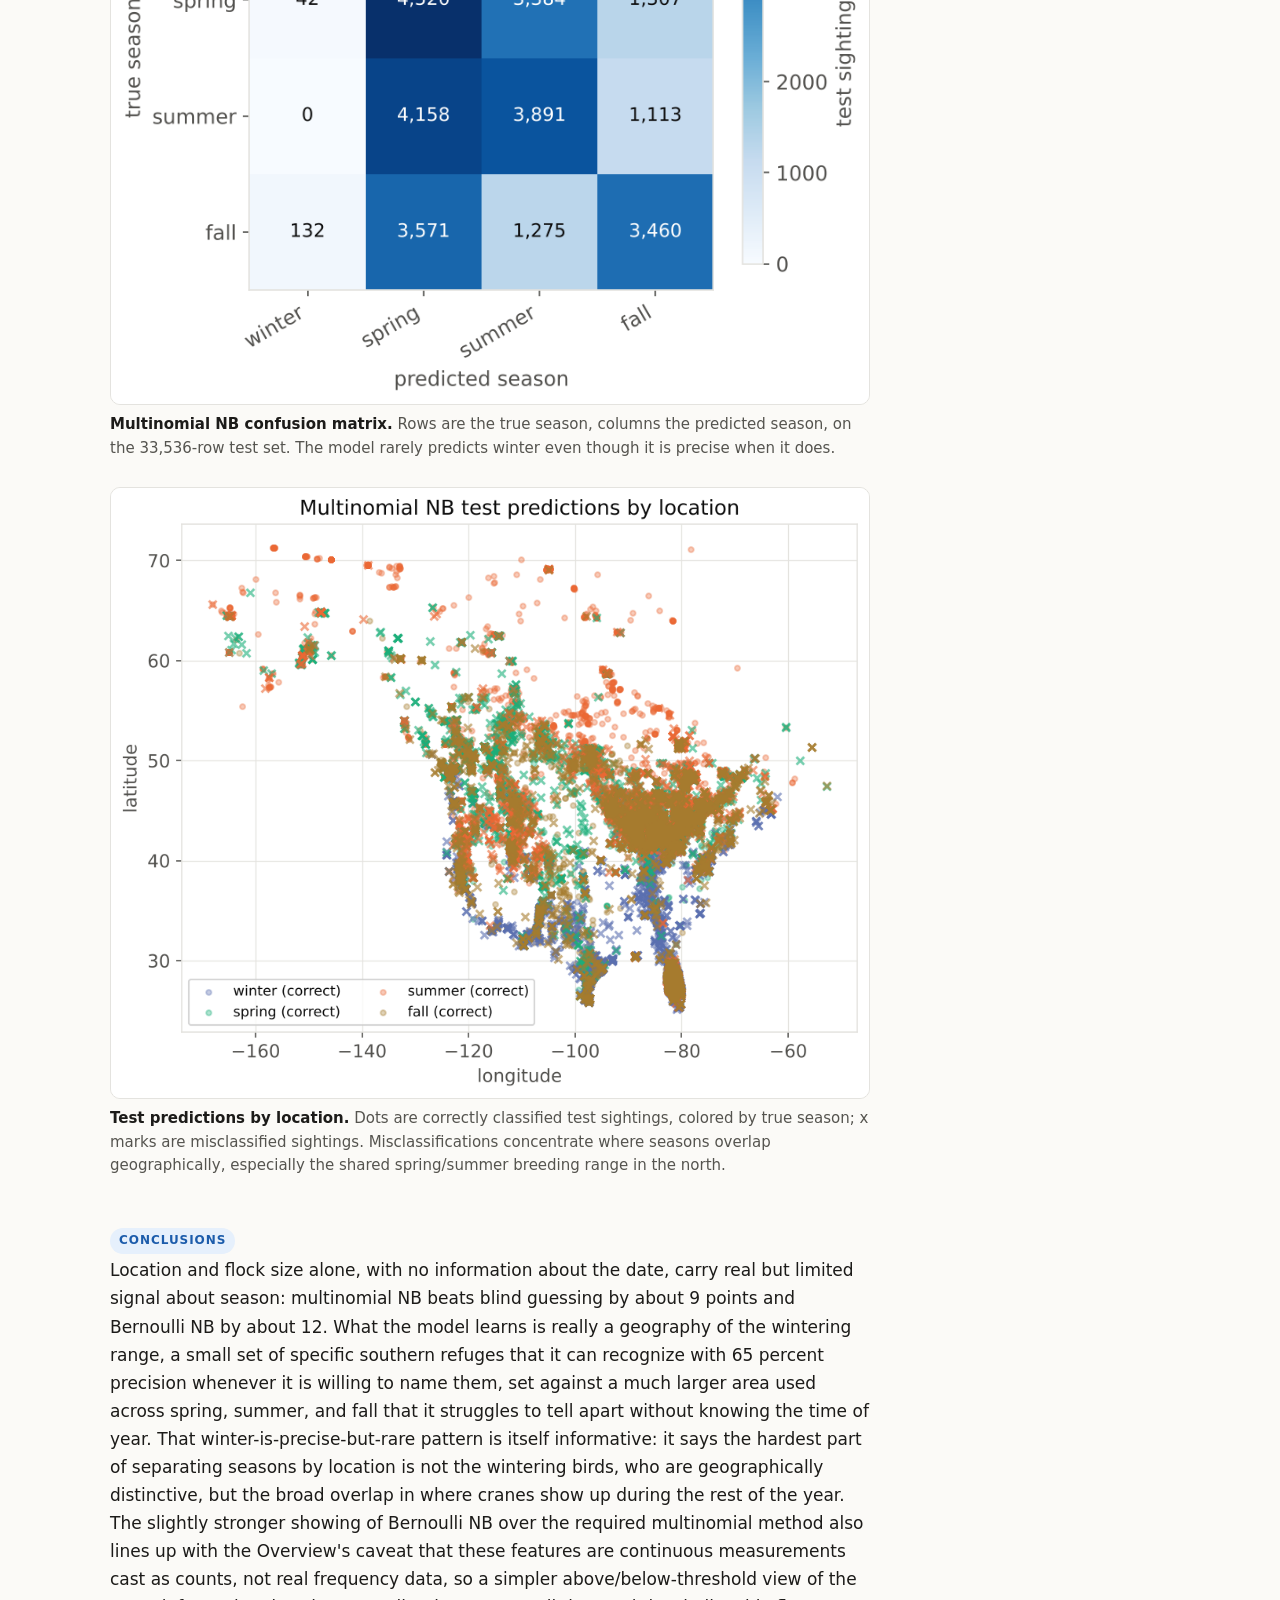
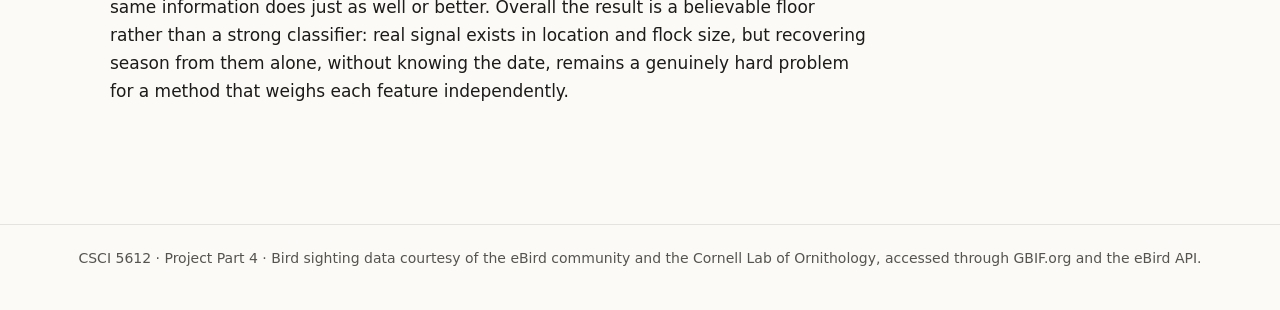
<file: naivebayes.html>
<!DOCTYPE html>
<html lang="en">
<head>
<meta charset="utf-8">
<meta name="viewport" content="width=device-width, initial-scale=1">
<title>NaiveBayes | Sandhill Crane Migration Over Time</title>
<meta name="description" content="Data science project on sandhill crane migration patterns over time, built with eBird community-science data.">
<link rel="stylesheet" href="css/style.css">
</head>
<body>
<a class="skip" href="#main">Skip to content</a>
<header class="site-header">
  <p class="kicker">CSCI 5612 &middot; The Website Project</p>
  <h1>Sandhill Crane Migration Over Time</h1>
  <p class="sub">How the timing and routes of sandhill crane migration have changed over time</p>
</header>
<nav class="tabs" aria-label="Project sections">
  <ul>
      <li><a href="index.html">Introduction</a></li>
      <li><a href="dataprep_eda.html">DataPrep/EDA</a></li>
      <li><a href="clustering.html">Clustering</a></li>
      <li><a href="pca.html">PCA</a></li>
      <li><a href="naivebayes.html" aria-current="page">NaiveBayes</a></li>
      <li><a href="dectrees.html">DecTrees</a></li>
      <li><a href="regression.html">Regression</a></li>
      <li><a href="adaboost.html">AdaBoost</a></li>
      <li><a href="gradientboosting.html">GradientBoosting</a></li>
      <li><a href="xgboost.html">XGBoost</a></li>
      <li><a href="conclusions.html">Conclusions</a></li>
      <li><a href="about.html">About Me</a></li>
  </ul>
</nav>
<main id="main">

<div class="prose">
<h2>Naive Bayes</h2>
<p>Naive Bayes is a supervised classification method: it is trained on sightings that already carry a label, and it is judged afterward by how well it predicts that label on sightings it never saw during training. Here it is asked to predict the <i>season</i> a sighting happened in, using only where it was and how many birds were counted, never when.</p>

<span class="section-label">Overview</span>
<p><b>Bayes rule and the decision rule.</b> Naive Bayes picks the class with the highest probability given the data, P(y=c | x), but that quantity is hard to estimate directly. Bayes' rule flips it into something that can be estimated from a training table: the posterior P(y=c | x) is proportional to the prior P(y=c) (how common class c is) times the likelihood P(x | y=c) (how well this particular x fits class c's rows), since the denominator P(x) is the same constant for every class and does not change which one wins. The decision rule is then just arg max over classes c of prior times likelihood, computed for every candidate season and sorted.</p>
<p><b>The naive assumption.</b> Estimating the full likelihood P(x | y=c) for a feature vector with several features is, in general, hard: it would need enough training rows to have seen every combination of feature values within every class, and real datasets never do. The "naive" step assumes the features are conditionally independent of each other once the class is fixed, which turns that one hard joint estimate into a product of small, easy ones, P(x1|y=c) times P(x2|y=c) times P(x3|y=c). The assumption is usually wrong, since location and flock size are not really independent of each other even within one season, but the classifier only needs to rank the classes correctly, not estimate the probabilities exactly, which is why Naive Bayes keeps working reasonably well anyway.</p>
<div class="fig-grid">
<figure>
  <a href="images/naivebayes/concept_naive_independence.png"><img src="images/naivebayes/concept_naive_independence.png" alt="Diagram of the naive conditional independence assumption" loading="lazy" onerror="this.closest('figure').classList.add('pending')"></a>
  <div class="ph">Figure appears here after <code>code/08_concept_diagrams2.py</code> has been run.</div>
  <figcaption><b>The naive assumption.</b> A small made-up example, not project data. Each feature is generated independently once the class is known; no arrows connect the features to each other.</figcaption>
</figure>
<figure>
  <a href="images/naivebayes/concept_multinomial_vs_bernoulli.png"><img src="images/naivebayes/concept_multinomial_vs_bernoulli.png" alt="Multinomial NB versus Bernoulli NB" loading="lazy" onerror="this.closest('figure').classList.add('pending')"></a>
  <div class="ph">Figure appears here after <code>code/08_concept_diagrams2.py</code> has been run.</div>
  <figcaption><b>Multinomial vs. Bernoulli.</b> A small made-up example, not project data. Multinomial NB reads a feature as a non-negative count; Bernoulli NB reads the same feature as only present or absent.</figcaption>
</figure>
</div>
<p><b>Multinomial vs. Bernoulli NB.</b> This tab is only required to use the standard multinomial NB, so that is the primary method below, but Bernoulli NB is defined here too since it is not otherwise covered. Multinomial NB models each feature as a non-negative count or frequency, drawn under each class from a multinomial distribution, which is the textbook fit for word counts in text or, as used here, continuous measurements that have been cast as non-negative numeric quantities. Bernoulli NB instead treats every feature as a strict yes/no event: for text that usually means whether a word appears in a document at all, ignoring how many times, and it also explicitly penalizes a class for a feature that is absent, not just rewarding one where it is present, which multinomial NB does not do. The usual rule of thumb favors Gaussian NB for ordinary continuous measurements and multinomial NB for genuine counts; the features used below are continuous (scaled location and a log-scaled flock size) rather than counts in the word-frequency sense, so using multinomial NB here is really an exercise in the required method, with its fit to this specific data checked honestly against a simple baseline in the Results below.</p>
<p><b>Plan for discovery.</b> The question here is a direct test of how much a sighting's location and flock size alone give away about the time of year: given only <i>where</i> a sighting happened and <i>how many</i> birds were in it, never <i>when</i>, can a classifier recover which season it was? Keeping day of year out of the feature list on purpose is explained further in Data Prep below.</p>

<span class="section-label">Data Prep</span>
<p>Supervised methods need labeled data, and the label has to be something the model is never also given as a feature, or the task becomes circular. <a href="data/clean/observations_clean.csv">observations_clean.csv</a> already carries a <code>season</code> column (winter, spring, summer, or fall), assigned from each sighting's month. Because season is defined directly from the month, handing the model the month, day of year, or week as a feature would make the classification trivial and would not test anything interesting, so those columns are deliberately left out. Instead this tab predicts season from three columns only: <code>lat_norm</code> and <code>lon_norm</code> (location, scaled 0-to-1) and <code>log10_count</code> (flock size on a log scale). All three are non-negative, which multinomial NB requires mathematically, since it cannot accept negative feature values.</p>
<p>The 167,678 labeled sightings were split once into a training set and a disjoint testing set, 80 percent (134,142 rows) for training and 20 percent (33,536 rows) held out for testing, using scikit-learn's <code>train_test_split</code> with <code>stratify</code> on season so that all four seasons keep roughly their original proportions in both pieces. The split is disjoint by construction: every row lands in exactly one of the two sets, never both, which matters because a model tested on rows it already trained on would look far more accurate than it actually is. This exact split is saved to <a href="data/clean/nb_dt_train.csv">nb_dt_train.csv</a> and <a href="data/clean/nb_dt_test.csv">nb_dt_test.csv</a> by <code>code/06_naive_bayes.py</code>, so the same training and testing rows can be loaded again rather than rebuilt from scratch.</p>
<div class="fig-grid">
<figure>
  <a href="images/naivebayes/nb_dt_sample_preview.png"><img src="images/naivebayes/nb_dt_sample_preview.png" alt="Sample of the labeled season data" loading="lazy" onerror="this.closest('figure').classList.add('pending')"></a>
  <div class="ph">Figure appears here after <code>code/06_naive_bayes.py</code> has been run.</div>
  <figcaption><b>Sample of the data.</b> A 400-row stratified sample of <a href="data/clean/nb_dt_sample.csv">nb_dt_sample.csv</a>, shown for a quick look; the models themselves train and test on the full split below.</figcaption>
</figure>
<figure>
  <a href="images/naivebayes/nb_dt_train_preview.png"><img src="images/naivebayes/nb_dt_train_preview.png" alt="Sample of the training set" loading="lazy" onerror="this.closest('figure').classList.add('pending')"></a>
  <div class="ph">Figure appears here after <code>code/06_naive_bayes.py</code> has been run.</div>
  <figcaption><b>Training set.</b> First rows of <a href="data/clean/nb_dt_train.csv">nb_dt_train.csv</a>, 134,142 rows (80%), used to fit both models.</figcaption>
</figure>
<figure>
  <a href="images/naivebayes/nb_dt_test_preview.png"><img src="images/naivebayes/nb_dt_test_preview.png" alt="Sample of the testing set" loading="lazy" onerror="this.closest('figure').classList.add('pending')"></a>
  <div class="ph">Figure appears here after <code>code/06_naive_bayes.py</code> has been run.</div>
  <figcaption><b>Testing set.</b> First rows of <a href="data/clean/nb_dt_test.csv">nb_dt_test.csv</a>, 33,536 rows (20%), disjoint from training and never seen while fitting.</figcaption>
</figure>
</div>

<span class="section-label">Code</span>
<p>Written in Python with pandas and scikit-learn (<code>MultinomialNB</code>, <code>BernoulliNB</code>, <code>train_test_split</code>, <code>confusion_matrix</code>). Full code: <a href="code/06_naive_bayes.py">code/06_naive_bayes.py</a> (the overview diagrams above come from <a href="code/08_concept_diagrams2.py">code/08_concept_diagrams2.py</a>).</p>

<span class="section-label">Results</span>
<p><b>Accuracy against a baseline.</b> Always guessing the most common season in the training data (spring) would be right 27.6 percent of the time on the test set. Multinomial NB reaches 36.4 percent, a real but modest improvement, about 9 points above guessing. Bernoulli NB, fit on the same three features after binarizing each one at its training median (above or below the typical latitude, longitude, and flock size), does slightly better at 40.0 percent, which suggests that for this particular data, a simple "far north or not, big flock or not" style of question carries about as much signal as treating the scaled values as frequencies, consistent with the Overview's point that these features are not really count data to begin with.</p>
<figure>
  <a href="images/naivebayes/nb_accuracy_comparison.png"><img src="images/naivebayes/nb_accuracy_comparison.png" alt="Accuracy comparison: baseline vs Bernoulli NB vs Multinomial NB" loading="lazy" onerror="this.closest('figure').classList.add('pending')"></a>
  <div class="ph">Figure appears here after <code>code/06_naive_bayes.py</code> has been run.</div>
  <figcaption><b>Predicting season from location and flock size.</b> Test accuracy for the majority-class baseline, Bernoulli NB, and multinomial NB (the required method).</figcaption>
</figure>
<p><b>Where multinomial NB gets confused.</b> The confusion matrix below shows a lopsided pattern: winter is predicted correctly only 4.8 percent of the time it actually occurs (324 of 6,683 winter sightings), even though when the model does predict winter it is usually right (65.1 percent precision). Winter sightings cluster tightly in a handful of specific wintering refuges, so the model can describe that region precisely, but it rarely chooses to call anything winter at all, defaulting instead to spring or fall. Spring and summer are confused with each other often in both directions (4,158 true-summer sightings predicted spring; 3,384 true-spring sightings predicted summer), which matches the broad overlap in where cranes are seen during the breeding months, hard to pin down by location alone once day of year is not available.</p>
<figure>
  <a href="images/naivebayes/nb_confusion_matrix.png"><img src="images/naivebayes/nb_confusion_matrix.png" alt="Multinomial NB confusion matrix" loading="lazy" onerror="this.closest('figure').classList.add('pending')"></a>
  <div class="ph">Figure appears here after <code>code/06_naive_bayes.py</code> has been run.</div>
  <figcaption><b>Multinomial NB confusion matrix.</b> Rows are the true season, columns the predicted season, on the 33,536-row test set. The model rarely predicts winter even though it is precise when it does.</figcaption>
</figure>
<figure>
  <a href="images/naivebayes/nb_predictions_map.png"><img src="images/naivebayes/nb_predictions_map.png" alt="Multinomial NB test predictions mapped by location" loading="lazy" onerror="this.closest('figure').classList.add('pending')"></a>
  <div class="ph">Figure appears here after <code>code/06_naive_bayes.py</code> has been run.</div>
  <figcaption><b>Test predictions by location.</b> Dots are correctly classified test sightings, colored by true season; x marks are misclassified sightings. Misclassifications concentrate where seasons overlap geographically, especially the shared spring/summer breeding range in the north.</figcaption>
</figure>

<span class="section-label">Conclusions</span>
<p>Location and flock size alone, with no information about the date, carry real but limited signal about season: multinomial NB beats blind guessing by about 9 points and Bernoulli NB by about 12. What the model learns is really a geography of the wintering range, a small set of specific southern refuges that it can recognize with 65 percent precision whenever it is willing to name them, set against a much larger area used across spring, summer, and fall that it struggles to tell apart without knowing the time of year. That winter-is-precise-but-rare pattern is itself informative: it says the hardest part of separating seasons by location is not the wintering birds, who are geographically distinctive, but the broad overlap in where cranes show up during the rest of the year. The slightly stronger showing of Bernoulli NB over the required multinomial method also lines up with the Overview's caveat that these features are continuous measurements cast as counts, not real frequency data, so a simpler above/below-threshold view of the same information does just as well or better. Overall the result is a believable floor rather than a strong classifier: real signal exists in location and flock size, but recovering season from them alone, without knowing the date, remains a genuinely hard problem for a method that weighs each feature independently.</p>
</div>

</main>
<footer>CSCI 5612 &middot; Project Part 4 &middot; Bird sighting data courtesy of the eBird community and the Cornell Lab of Ornithology, accessed through GBIF.org and the eBird API.</footer>
</body>
</html>
</file>
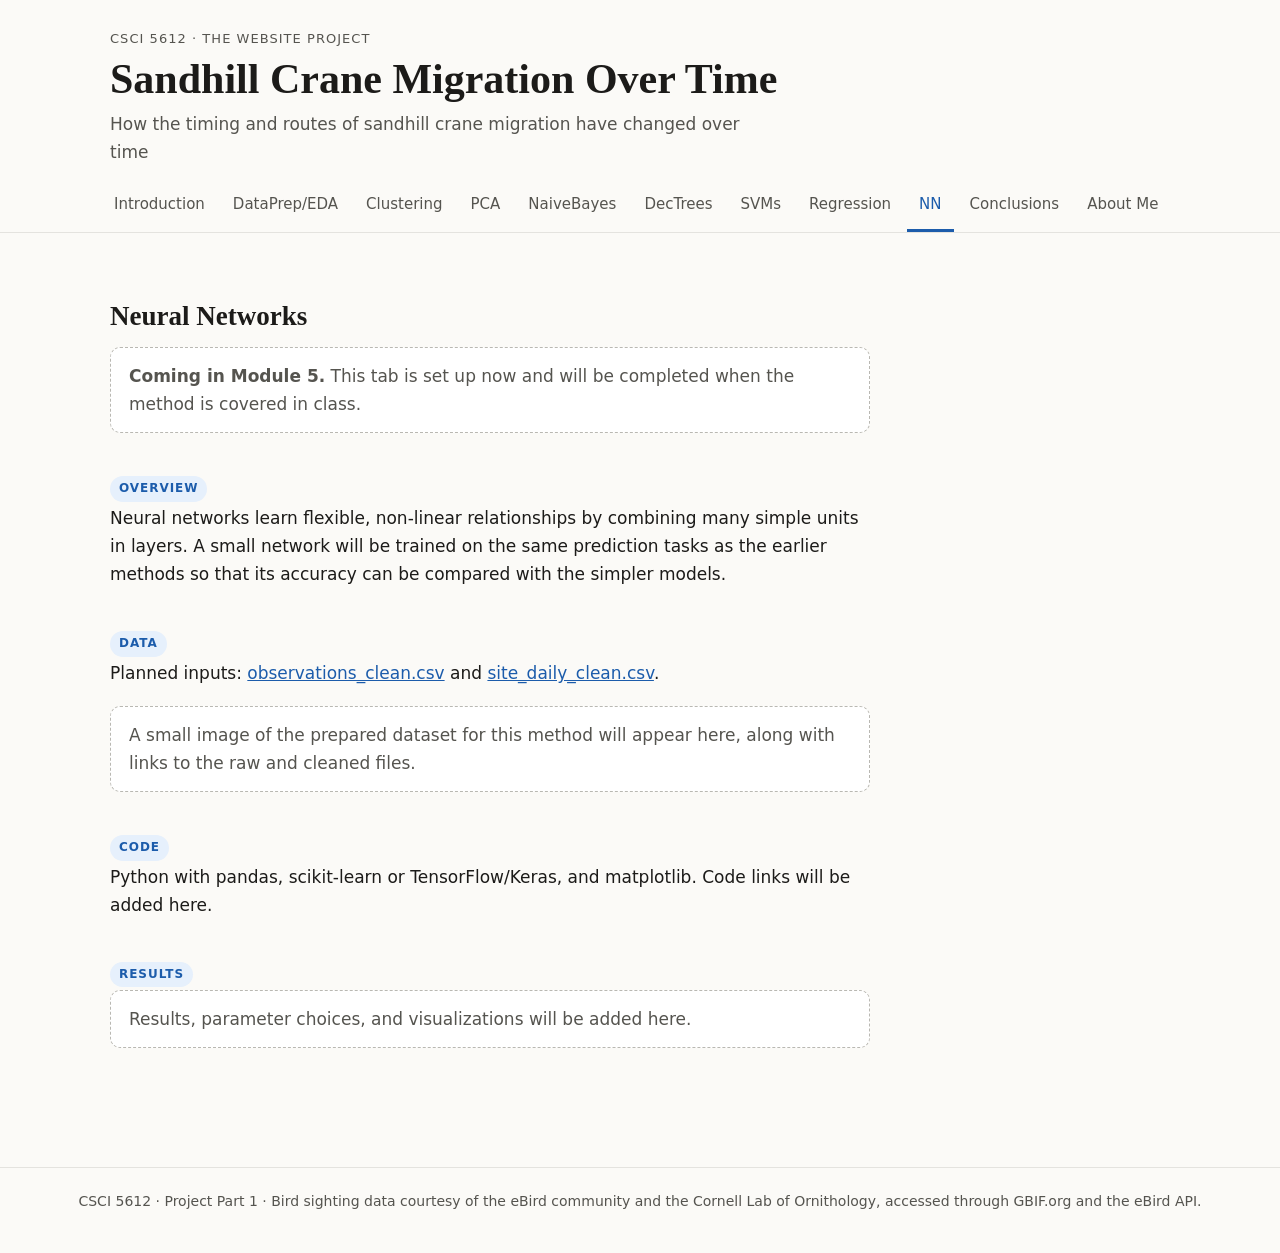
<file: nn.html>
<!DOCTYPE html>
<html lang="en">
<head>
<meta charset="utf-8">
<meta name="viewport" content="width=device-width, initial-scale=1">
<title>NN | Sandhill Crane Migration Over Time</title>
<meta name="description" content="Data science project on sandhill crane migration patterns over time, built with eBird community-science data.">
<link rel="stylesheet" href="css/style.css">
</head>
<body>
<a class="skip" href="#main">Skip to content</a>
<header class="site-header">
  <p class="kicker">CSCI 5612 &middot; The Website Project</p>
  <h1>Sandhill Crane Migration Over Time</h1>
  <p class="sub">How the timing and routes of sandhill crane migration have changed over time</p>
</header>
<nav class="tabs" aria-label="Project sections">
  <ul>
      <li><a href="index.html">Introduction</a></li>
      <li><a href="dataprep_eda.html">DataPrep/EDA</a></li>
      <li><a href="clustering.html">Clustering</a></li>
      <li><a href="pca.html">PCA</a></li>
      <li><a href="naivebayes.html">NaiveBayes</a></li>
      <li><a href="dectrees.html">DecTrees</a></li>
      <li><a href="svms.html">SVMs</a></li>
      <li><a href="regression.html">Regression</a></li>
      <li><a href="nn.html" aria-current="page">NN</a></li>
      <li><a href="conclusions.html">Conclusions</a></li>
      <li><a href="about.html">About Me</a></li>
  </ul>
</nav>
<main id="main">

<div class="prose">
<h2>Neural Networks</h2>
<p class="coming"><b>Coming in Module 5.</b> This tab is set up now and will be completed when the method is covered in class.</p>

<span class="section-label">Overview</span>
<p>Neural networks learn flexible, non-linear relationships by combining many simple units in layers. A small network will be trained on the same prediction tasks as the earlier methods so that its accuracy can be compared with the simpler models.</p>

<span class="section-label">Data</span>
<p>Planned inputs: <a href="data/clean/observations_clean.csv">observations_clean.csv</a> and <a href="data/clean/site_daily_clean.csv">site_daily_clean.csv</a>.</p>
<p class="coming">A small image of the prepared dataset for this method will appear here, along with links to the raw and cleaned files.</p>

<span class="section-label">Code</span>
<p>Python with pandas, scikit-learn or TensorFlow/Keras, and matplotlib. Code links will be added here.</p>

<span class="section-label">Results</span>
<p class="coming">Results, parameter choices, and visualizations will be added here.</p>
</div>

</main>
<footer>CSCI 5612 &middot; Project Part 1 &middot; Bird sighting data courtesy of the eBird community and the Cornell Lab of Ornithology, accessed through GBIF.org and the eBird API.</footer>
</body>
</html>
</file>
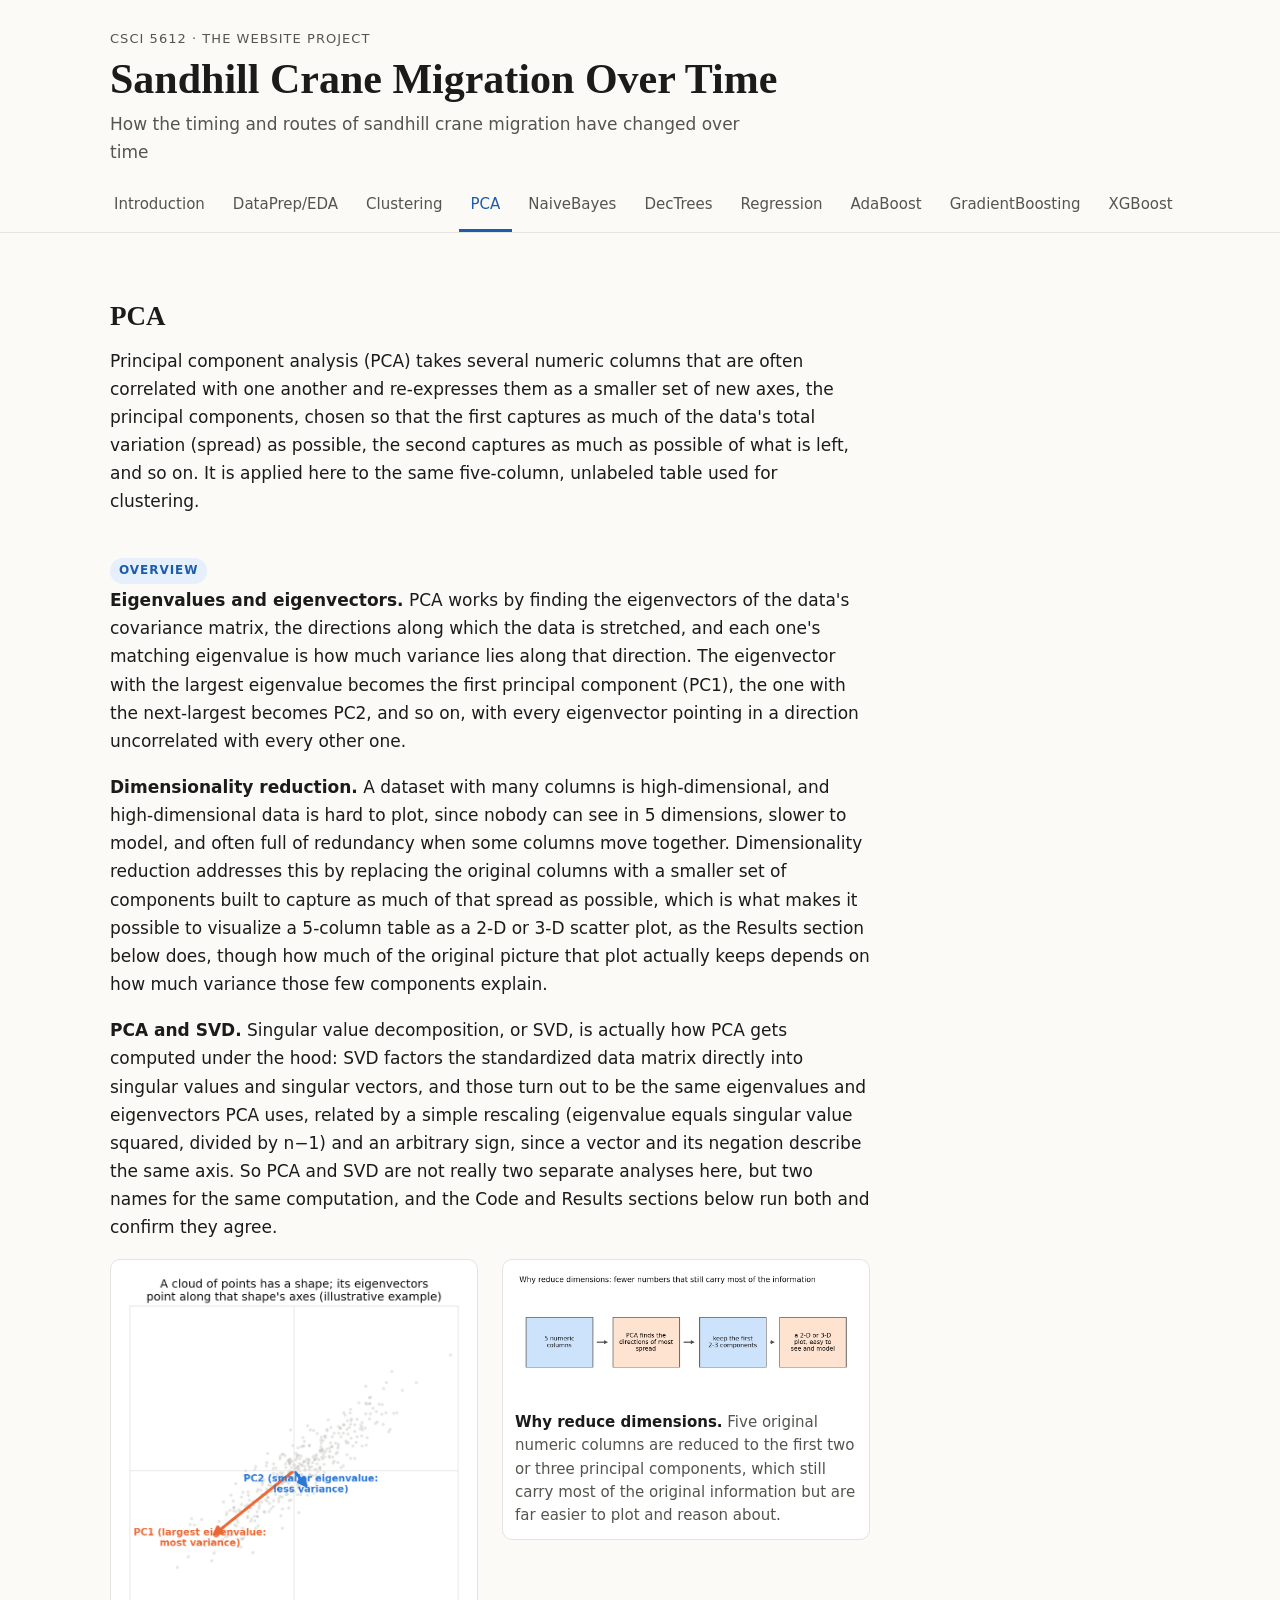
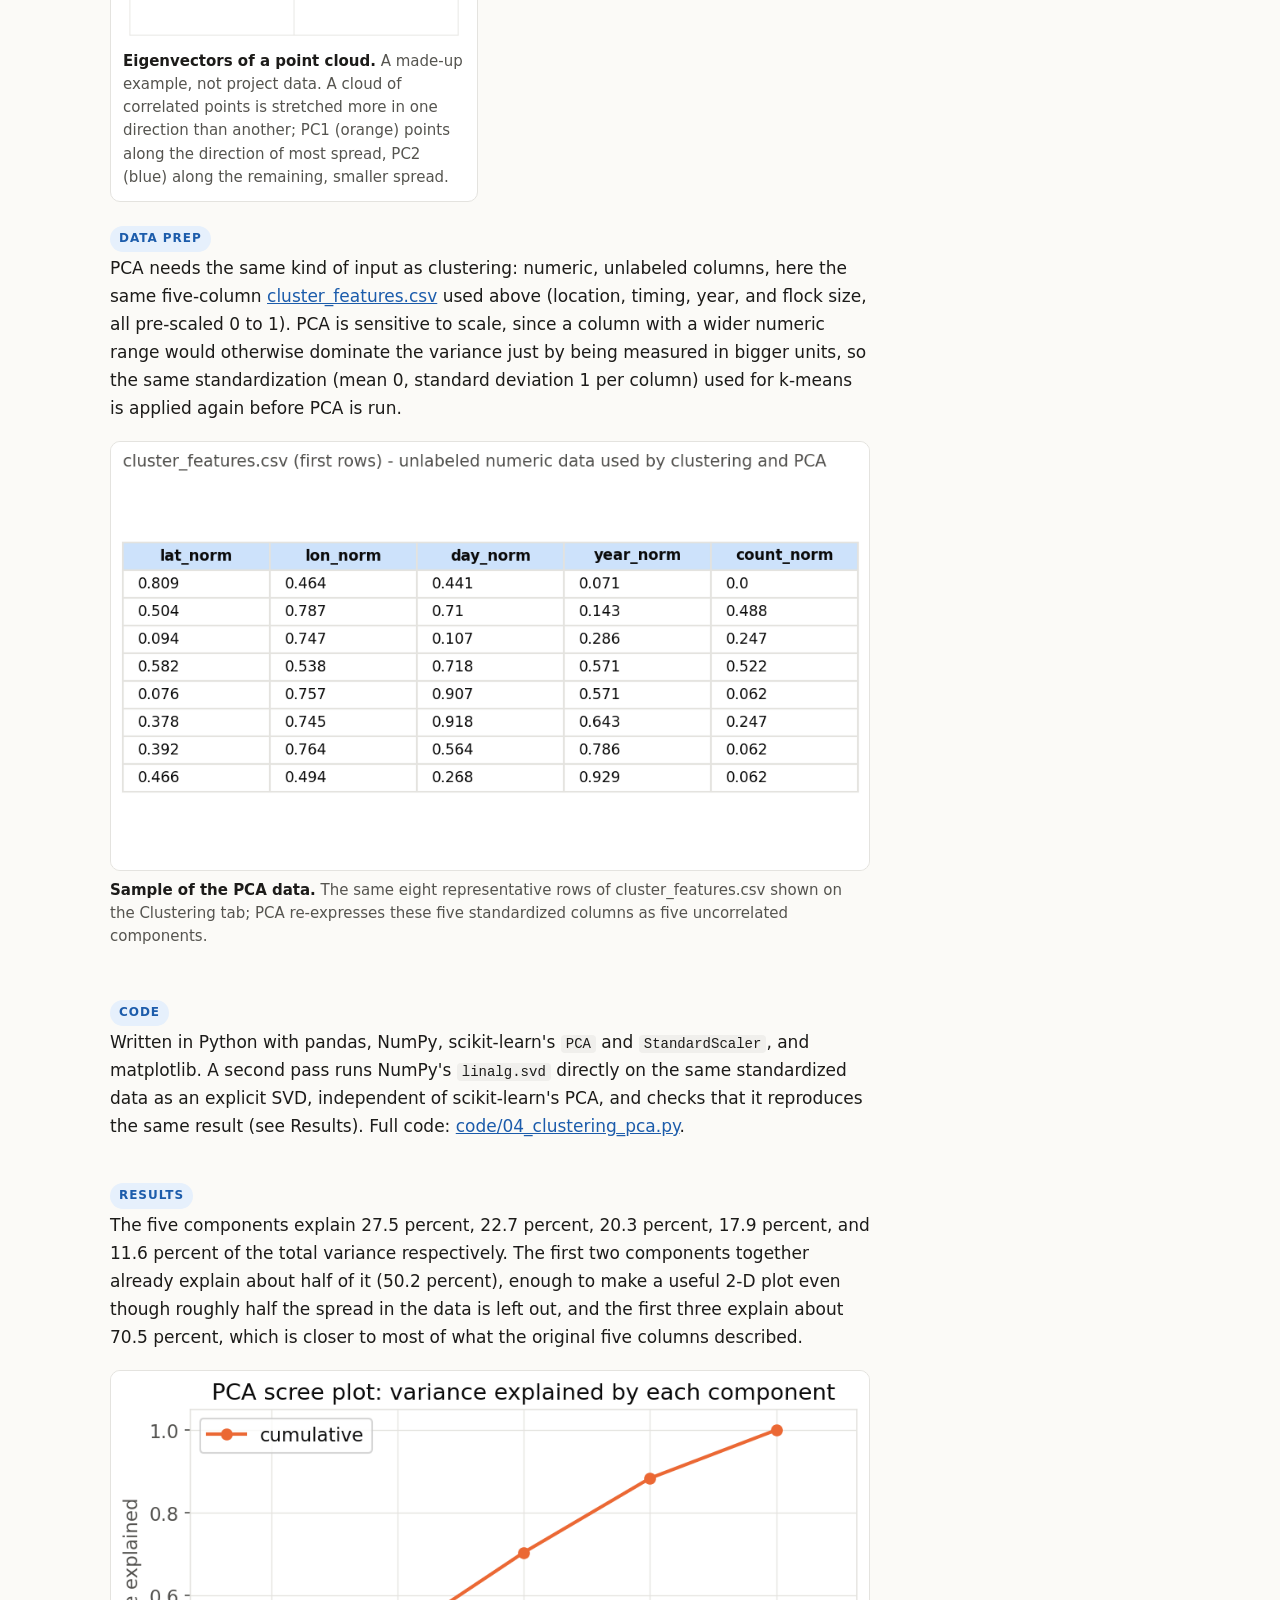
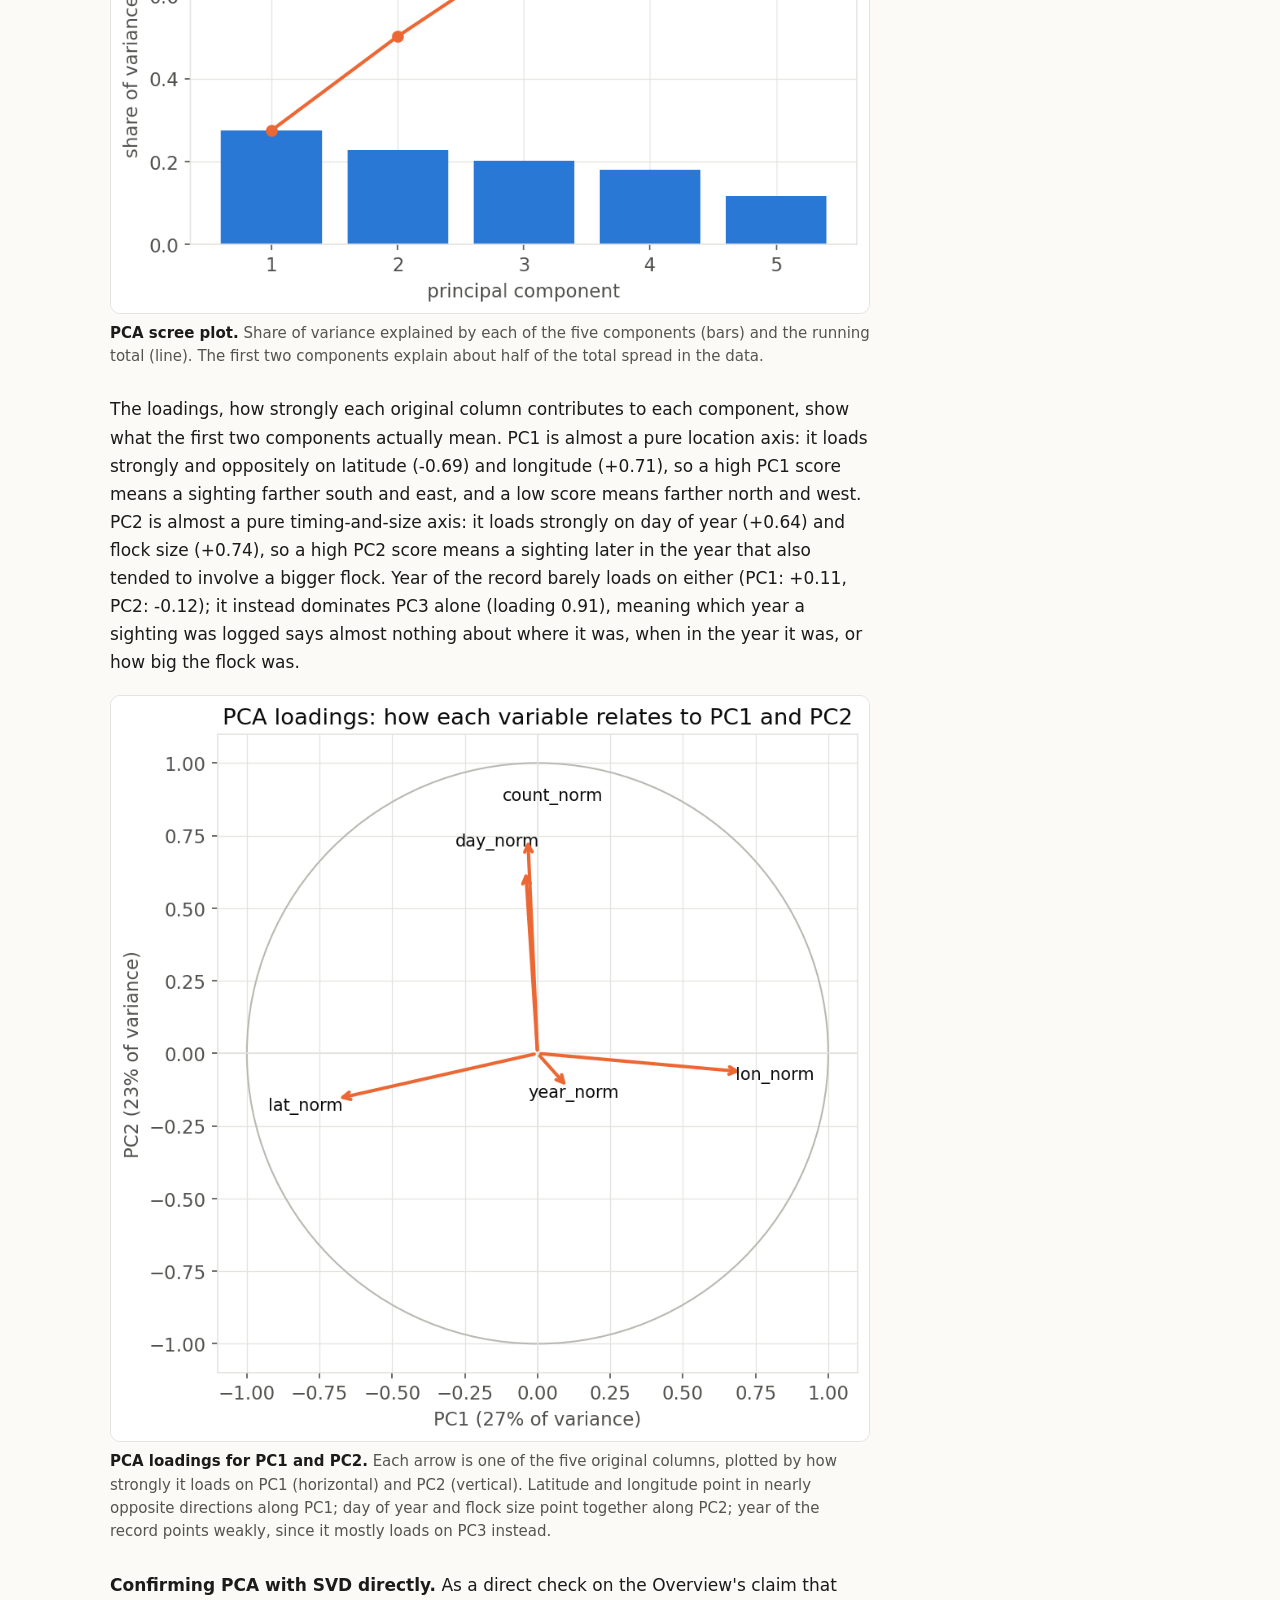
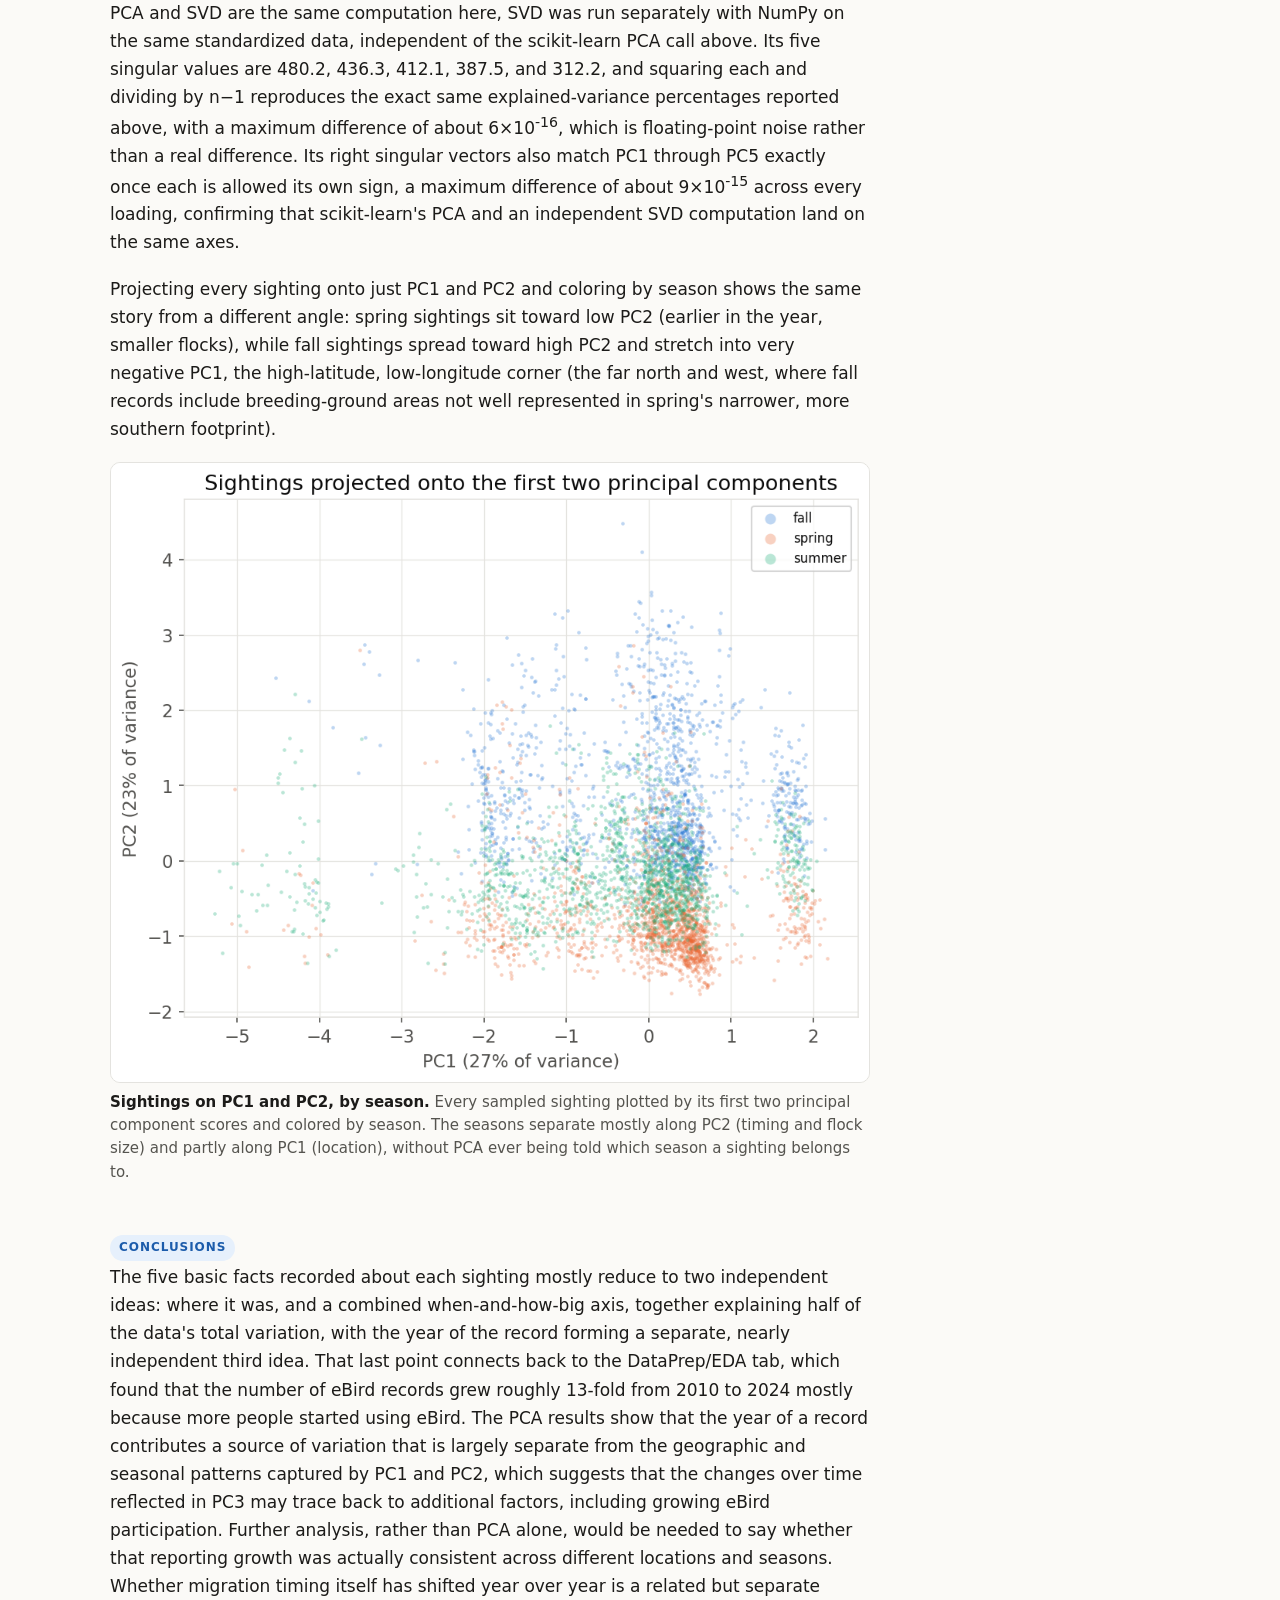
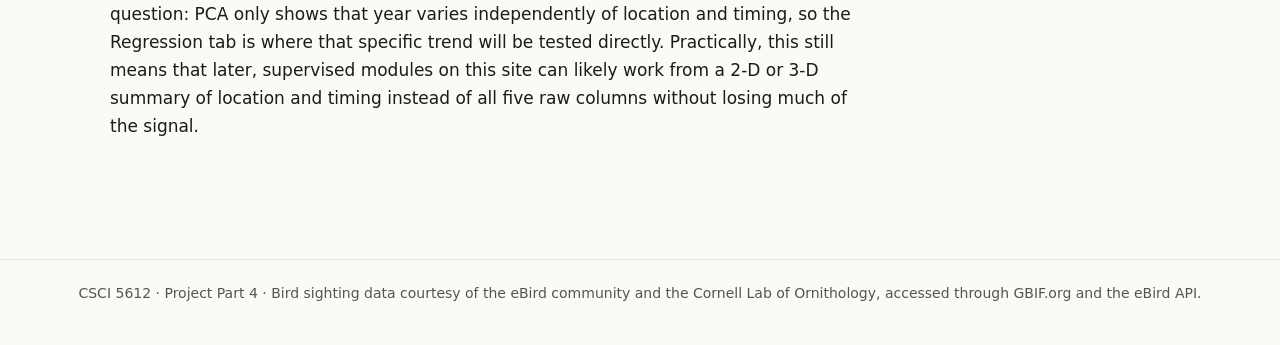
<file: pca.html>
<!DOCTYPE html>
<html lang="en">
<head>
<meta charset="utf-8">
<meta name="viewport" content="width=device-width, initial-scale=1">
<title>PCA | Sandhill Crane Migration Over Time</title>
<meta name="description" content="Data science project on sandhill crane migration patterns over time, built with eBird community-science data.">
<link rel="stylesheet" href="css/style.css">
</head>
<body>
<a class="skip" href="#main">Skip to content</a>
<header class="site-header">
  <p class="kicker">CSCI 5612 &middot; The Website Project</p>
  <h1>Sandhill Crane Migration Over Time</h1>
  <p class="sub">How the timing and routes of sandhill crane migration have changed over time</p>
</header>
<nav class="tabs" aria-label="Project sections">
  <ul>
      <li><a href="index.html">Introduction</a></li>
      <li><a href="dataprep_eda.html">DataPrep/EDA</a></li>
      <li><a href="clustering.html">Clustering</a></li>
      <li><a href="pca.html" aria-current="page">PCA</a></li>
      <li><a href="naivebayes.html">NaiveBayes</a></li>
      <li><a href="dectrees.html">DecTrees</a></li>
      <li><a href="regression.html">Regression</a></li>
      <li><a href="adaboost.html">AdaBoost</a></li>
      <li><a href="gradientboosting.html">GradientBoosting</a></li>
      <li><a href="xgboost.html">XGBoost</a></li>
      <li><a href="conclusions.html">Conclusions</a></li>
      <li><a href="about.html">About Me</a></li>
  </ul>
</nav>
<main id="main">

<div class="prose">
<h2>PCA</h2>
<p>Principal component analysis (PCA) takes several numeric columns that are often correlated with one another and re-expresses them as a smaller set of new axes, the principal components, chosen so that the first captures as much of the data's total variation (spread) as possible, the second captures as much as possible of what is left, and so on. It is applied here to the same five-column, unlabeled table used for clustering.</p>

<span class="section-label">Overview</span>
<p><b>Eigenvalues and eigenvectors.</b> PCA works by finding the eigenvectors of the data's covariance matrix, the directions along which the data is stretched, and each one's matching eigenvalue is how much variance lies along that direction. The eigenvector with the largest eigenvalue becomes the first principal component (PC1), the one with the next-largest becomes PC2, and so on, with every eigenvector pointing in a direction uncorrelated with every other one.</p>
<p><b>Dimensionality reduction.</b> A dataset with many columns is high-dimensional, and high-dimensional data is hard to plot, since nobody can see in 5 dimensions, slower to model, and often full of redundancy when some columns move together. Dimensionality reduction addresses this by replacing the original columns with a smaller set of components built to capture as much of that spread as possible, which is what makes it possible to visualize a 5-column table as a 2-D or 3-D scatter plot, as the Results section below does, though how much of the original picture that plot actually keeps depends on how much variance those few components explain.</p>
<p><b>PCA and SVD.</b> Singular value decomposition, or SVD, is actually how PCA gets computed under the hood: SVD factors the standardized data matrix directly into singular values and singular vectors, and those turn out to be the same eigenvalues and eigenvectors PCA uses, related by a simple rescaling (eigenvalue equals singular value squared, divided by n&minus;1) and an arbitrary sign, since a vector and its negation describe the same axis. So PCA and SVD are not really two separate analyses here, but two names for the same computation, and the Code and Results sections below run both and confirm they agree.</p>
<div class="fig-grid">
<figure>
  <a href="images/pca/concept_eigenvectors.png"><img src="images/pca/concept_eigenvectors.png" alt="Eigenvectors of a point cloud" loading="lazy" onerror="this.closest('figure').classList.add('pending')"></a>
  <div class="ph">Figure appears here after <code>code/03_eda_figures.py</code> has been run on the gathered data.</div>
  <figcaption><b>Eigenvectors of a point cloud.</b> A made-up example, not project data. A cloud of correlated points is stretched more in one direction than another; PC1 (orange) points along the direction of most spread, PC2 (blue) along the remaining, smaller spread.</figcaption>
</figure>
<figure>
  <a href="images/pca/concept_dimensionality_reduction.png"><img src="images/pca/concept_dimensionality_reduction.png" alt="Why reduce dimensions" loading="lazy" onerror="this.closest('figure').classList.add('pending')"></a>
  <div class="ph">Figure appears here after <code>code/03_eda_figures.py</code> has been run on the gathered data.</div>
  <figcaption><b>Why reduce dimensions.</b> Five original numeric columns are reduced to the first two or three principal components, which still carry most of the original information but are far easier to plot and reason about.</figcaption>
</figure>
</div>

<span class="section-label">Data Prep</span>
<p>PCA needs the same kind of input as clustering: numeric, unlabeled columns, here the same five-column <a href="data/clean/cluster_features.csv">cluster_features.csv</a> used above (location, timing, year, and flock size, all pre-scaled 0 to 1). PCA is sensitive to scale, since a column with a wider numeric range would otherwise dominate the variance just by being measured in bigger units, so the same standardization (mean 0, standard deviation 1 per column) used for k-means is applied again before PCA is run.</p>
<figure>
  <a href="images/clustering/cluster_features_preview.png"><img src="images/clustering/cluster_features_preview.png" alt="Sample of the PCA data" loading="lazy" onerror="this.closest('figure').classList.add('pending')"></a>
  <div class="ph">Figure appears here after <code>code/03_eda_figures.py</code> has been run on the gathered data.</div>
  <figcaption><b>Sample of the PCA data.</b> The same eight representative rows of cluster_features.csv shown on the Clustering tab; PCA re-expresses these five standardized columns as five uncorrelated components.</figcaption>
</figure>

<span class="section-label">Code</span>
<p>Written in Python with pandas, NumPy, scikit-learn's <code>PCA</code> and <code>StandardScaler</code>, and matplotlib. A second pass runs NumPy's <code>linalg.svd</code> directly on the same standardized data as an explicit SVD, independent of scikit-learn's PCA, and checks that it reproduces the same result (see Results). Full code: <a href="code/04_clustering_pca.py">code/04_clustering_pca.py</a>.</p>

<span class="section-label">Results</span>
<p>The five components explain 27.5 percent, 22.7 percent, 20.3 percent, 17.9 percent, and 11.6 percent of the total variance respectively. The first two components together already explain about half of it (50.2 percent), enough to make a useful 2-D plot even though roughly half the spread in the data is left out, and the first three explain about 70.5 percent, which is closer to most of what the original five columns described.</p>
<figure>
  <a href="images/pca/pca_scree.png"><img src="images/pca/pca_scree.png" alt="PCA scree plot" loading="lazy" onerror="this.closest('figure').classList.add('pending')"></a>
  <div class="ph">Figure appears here after <code>code/03_eda_figures.py</code> has been run on the gathered data.</div>
  <figcaption><b>PCA scree plot.</b> Share of variance explained by each of the five components (bars) and the running total (line). The first two components explain about half of the total spread in the data.</figcaption>
</figure>
<p>The loadings, how strongly each original column contributes to each component, show what the first two components actually mean. PC1 is almost a pure location axis: it loads strongly and oppositely on latitude (-0.69) and longitude (+0.71), so a high PC1 score means a sighting farther south and east, and a low score means farther north and west. PC2 is almost a pure timing-and-size axis: it loads strongly on day of year (+0.64) and flock size (+0.74), so a high PC2 score means a sighting later in the year that also tended to involve a bigger flock. Year of the record barely loads on either (PC1: +0.11, PC2: -0.12); it instead dominates PC3 alone (loading 0.91), meaning which year a sighting was logged says almost nothing about where it was, when in the year it was, or how big the flock was.</p>
<figure>
  <a href="images/pca/pca_loadings_circle.png"><img src="images/pca/pca_loadings_circle.png" alt="PCA loadings for PC1 and PC2" loading="lazy" onerror="this.closest('figure').classList.add('pending')"></a>
  <div class="ph">Figure appears here after <code>code/03_eda_figures.py</code> has been run on the gathered data.</div>
  <figcaption><b>PCA loadings for PC1 and PC2.</b> Each arrow is one of the five original columns, plotted by how strongly it loads on PC1 (horizontal) and PC2 (vertical). Latitude and longitude point in nearly opposite directions along PC1; day of year and flock size point together along PC2; year of the record points weakly, since it mostly loads on PC3 instead.</figcaption>
</figure>
<p><b>Confirming PCA with SVD directly.</b> As a direct check on the Overview's claim that PCA and SVD are the same computation here, SVD was run separately with NumPy on the same standardized data, independent of the scikit-learn PCA call above. Its five singular values are 480.2, 436.3, 412.1, 387.5, and 312.2, and squaring each and dividing by n&minus;1 reproduces the exact same explained-variance percentages reported above, with a maximum difference of about 6&times;10<sup>-16</sup>, which is floating-point noise rather than a real difference. Its right singular vectors also match PC1 through PC5 exactly once each is allowed its own sign, a maximum difference of about 9&times;10<sup>-15</sup> across every loading, confirming that scikit-learn's PCA and an independent SVD computation land on the same axes.</p>
<p>Projecting every sighting onto just PC1 and PC2 and coloring by season shows the same story from a different angle: spring sightings sit toward low PC2 (earlier in the year, smaller flocks), while fall sightings spread toward high PC2 and stretch into very negative PC1, the high-latitude, low-longitude corner (the far north and west, where fall records include breeding-ground areas not well represented in spring's narrower, more southern footprint).</p>
<figure>
  <a href="images/pca/pca_scores_by_season.png"><img src="images/pca/pca_scores_by_season.png" alt="Sightings on PC1 and PC2, by season" loading="lazy" onerror="this.closest('figure').classList.add('pending')"></a>
  <div class="ph">Figure appears here after <code>code/03_eda_figures.py</code> has been run on the gathered data.</div>
  <figcaption><b>Sightings on PC1 and PC2, by season.</b> Every sampled sighting plotted by its first two principal component scores and colored by season. The seasons separate mostly along PC2 (timing and flock size) and partly along PC1 (location), without PCA ever being told which season a sighting belongs to.</figcaption>
</figure>

<span class="section-label">Conclusions</span>
<p>The five basic facts recorded about each sighting mostly reduce to two independent ideas: where it was, and a combined when-and-how-big axis, together explaining half of the data's total variation, with the year of the record forming a separate, nearly independent third idea. That last point connects back to the DataPrep/EDA tab, which found that the number of eBird records grew roughly 13-fold from 2010 to 2024 mostly because more people started using eBird. The PCA results show that the year of a record contributes a source of variation that is largely separate from the geographic and seasonal patterns captured by PC1 and PC2, which suggests that the changes over time reflected in PC3 may trace back to additional factors, including growing eBird participation. Further analysis, rather than PCA alone, would be needed to say whether that reporting growth was actually consistent across different locations and seasons. Whether migration timing itself has shifted year over year is a related but separate question: PCA only shows that year varies independently of location and timing, so the Regression tab is where that specific trend will be tested directly. Practically, this still means that later, supervised modules on this site can likely work from a 2-D or 3-D summary of location and timing instead of all five raw columns without losing much of the signal.</p>
</div>

</main>
<footer>CSCI 5612 &middot; Project Part 4 &middot; Bird sighting data courtesy of the eBird community and the Cornell Lab of Ornithology, accessed through GBIF.org and the eBird API.</footer>
</body>
</html>
</file>
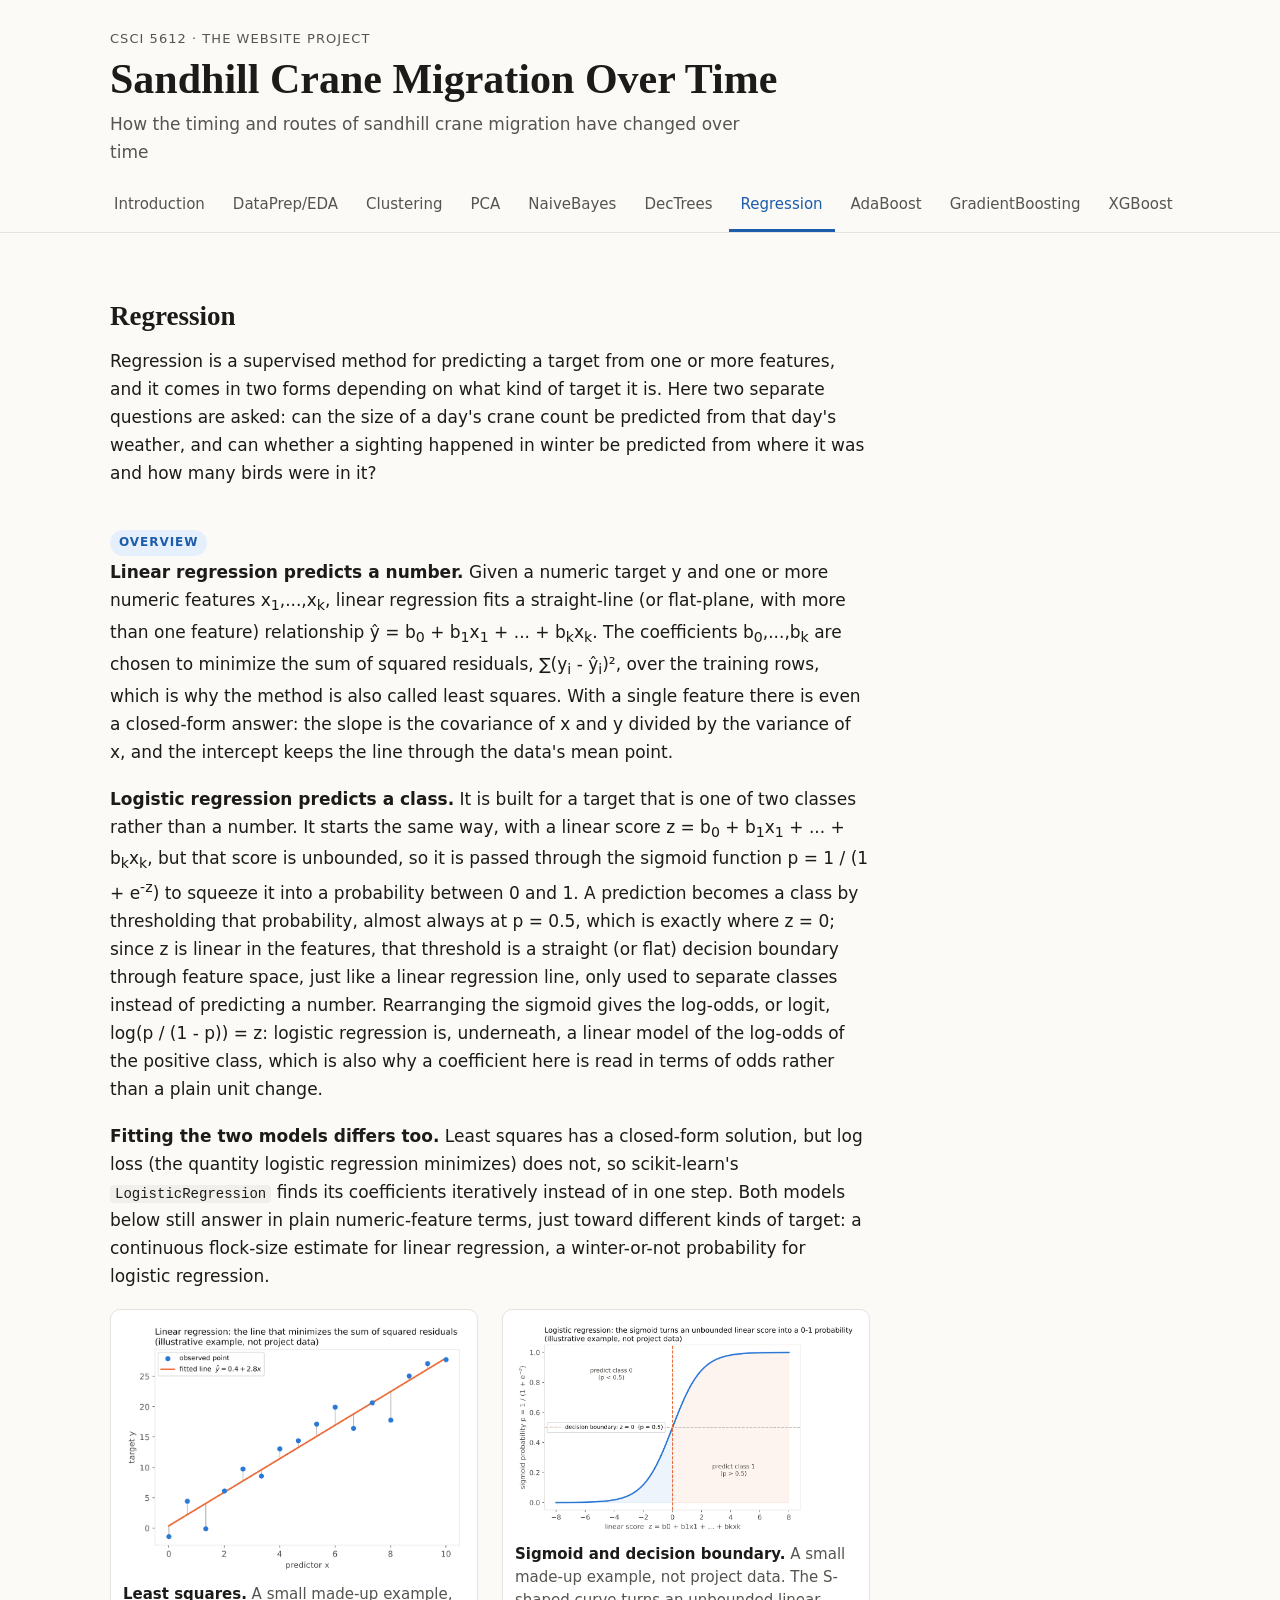
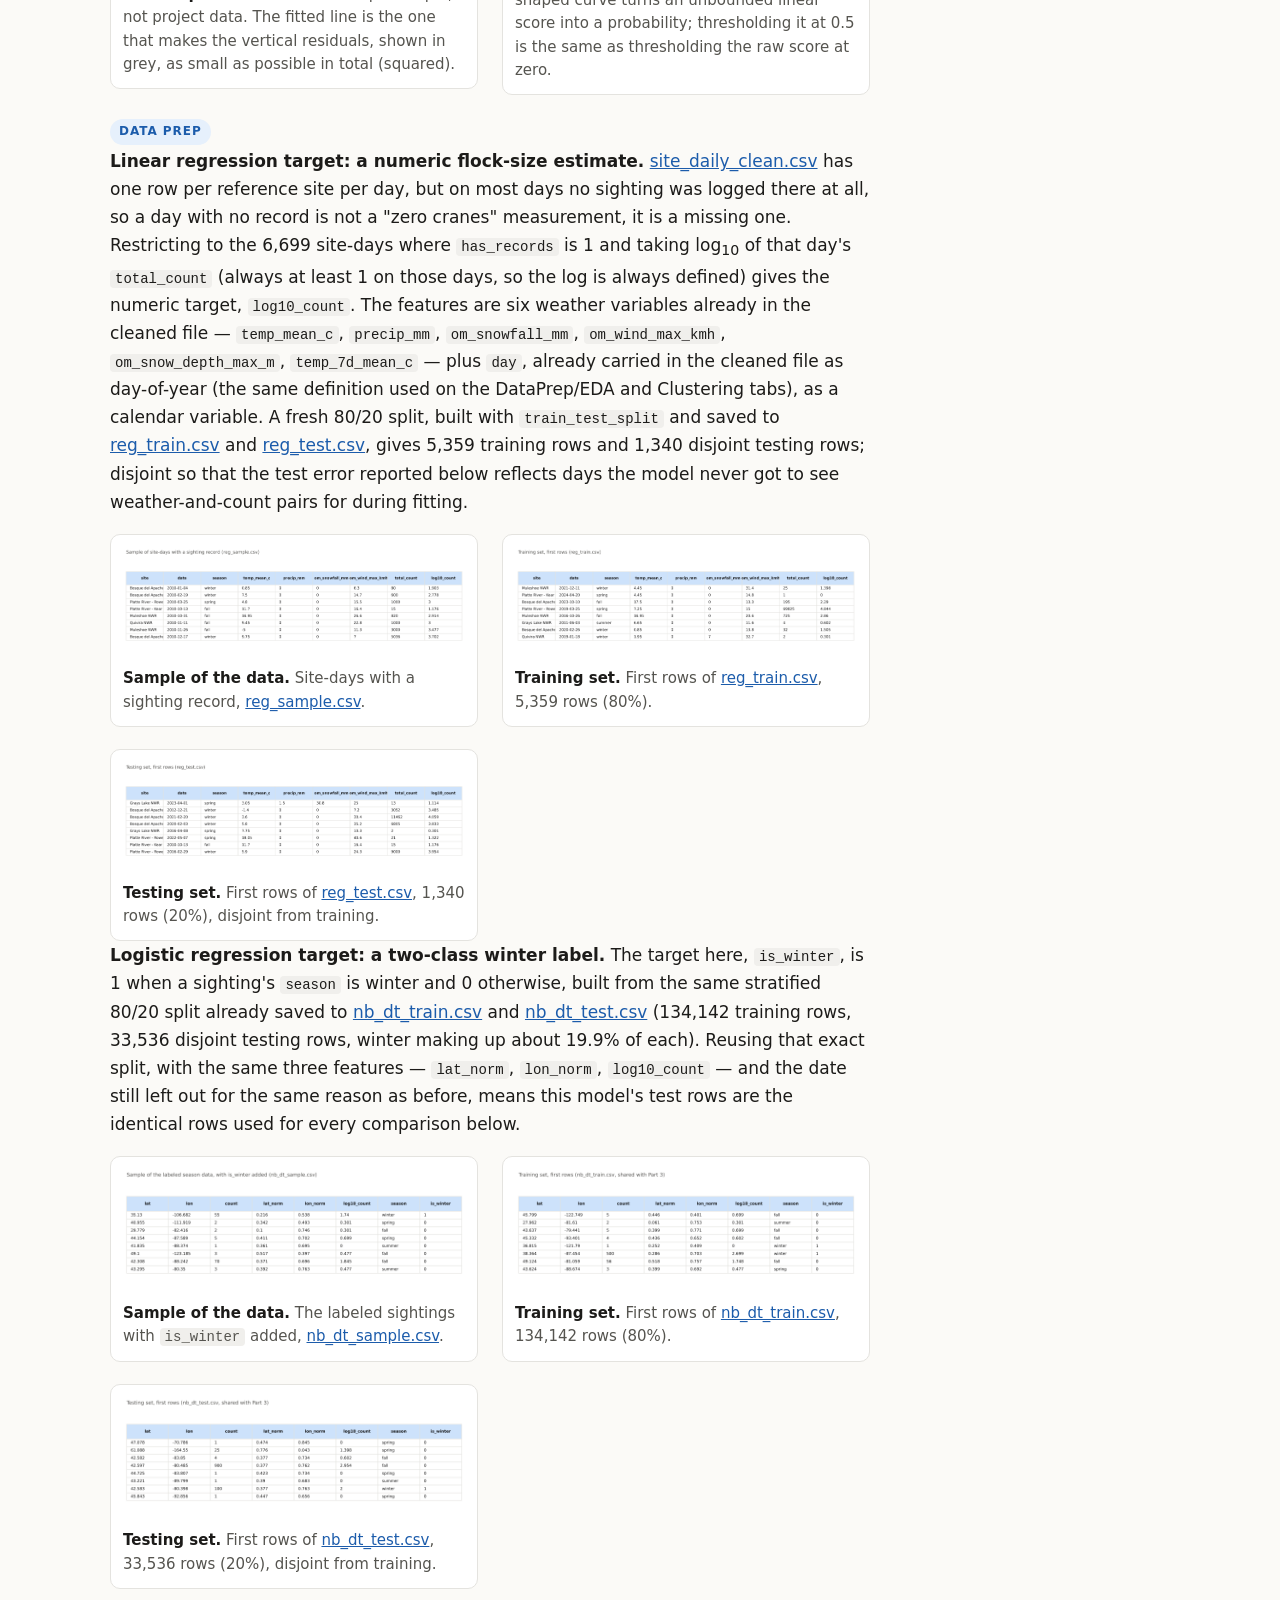
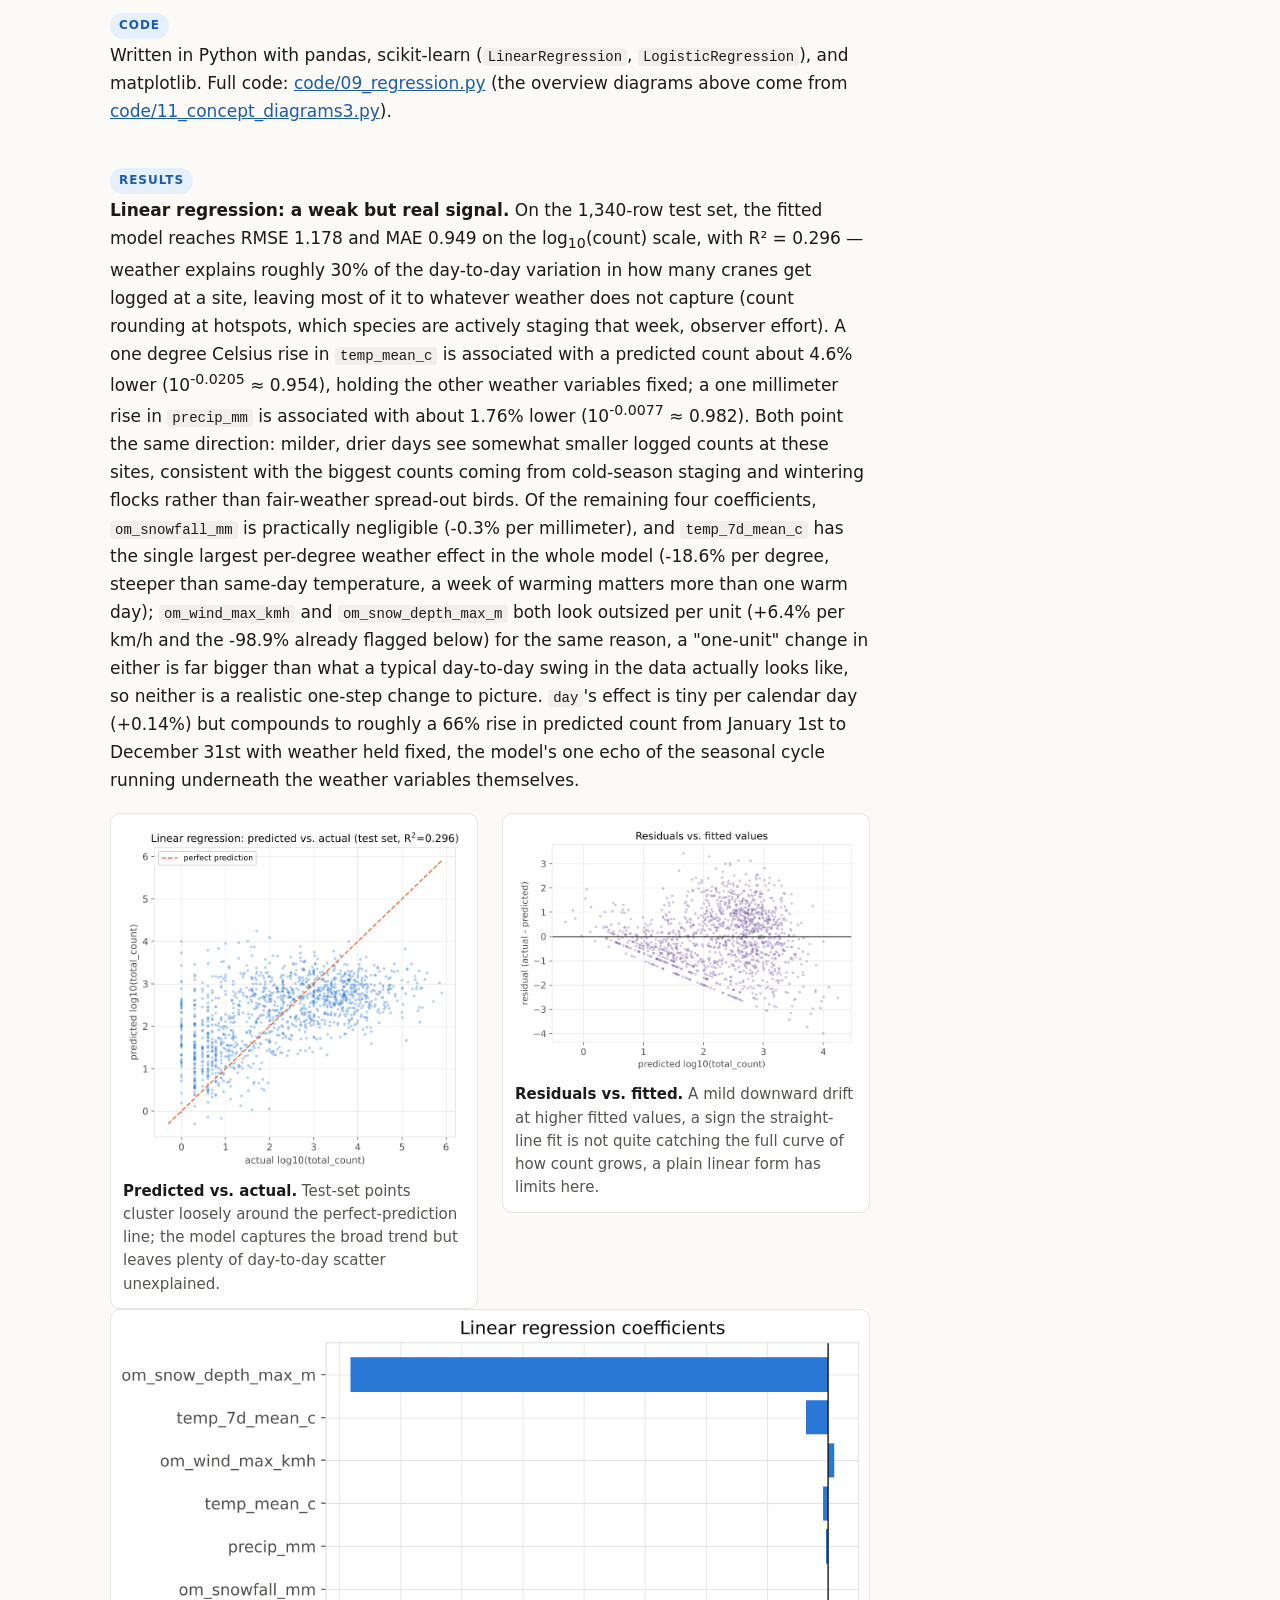
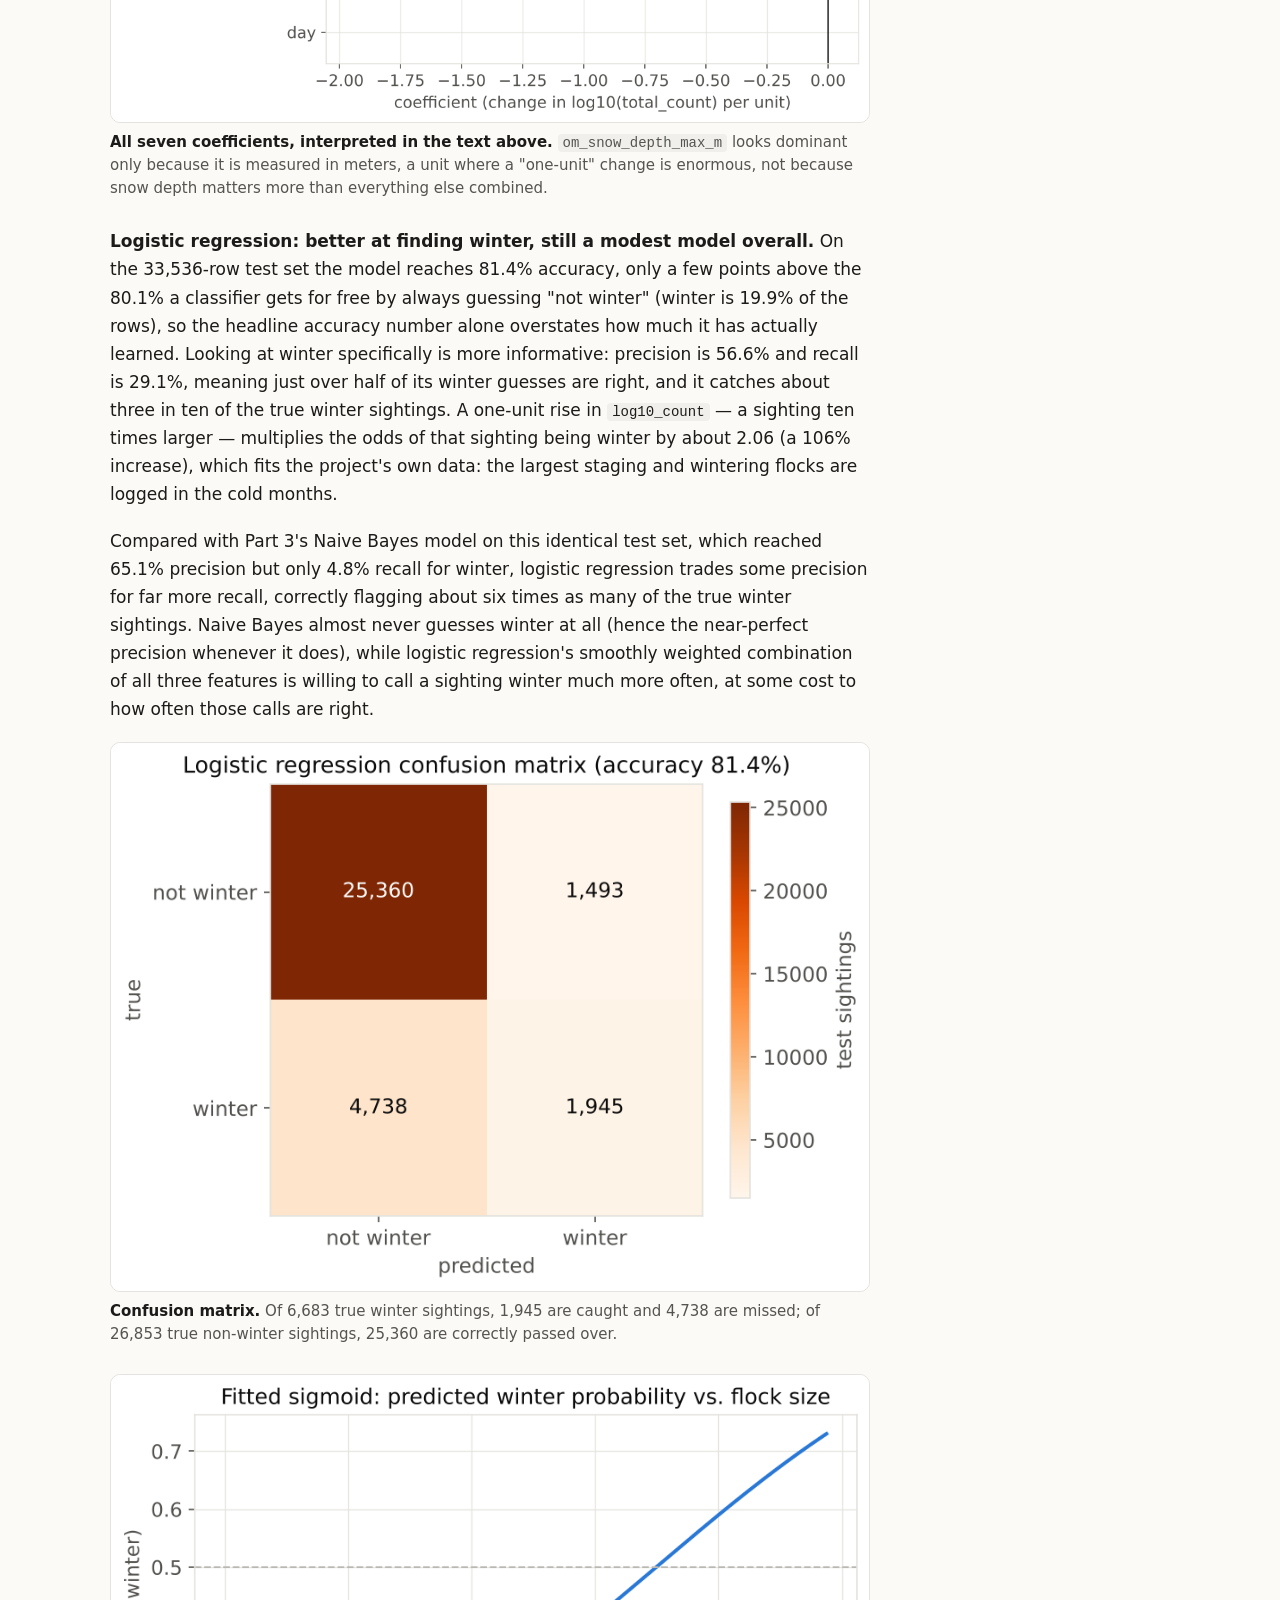
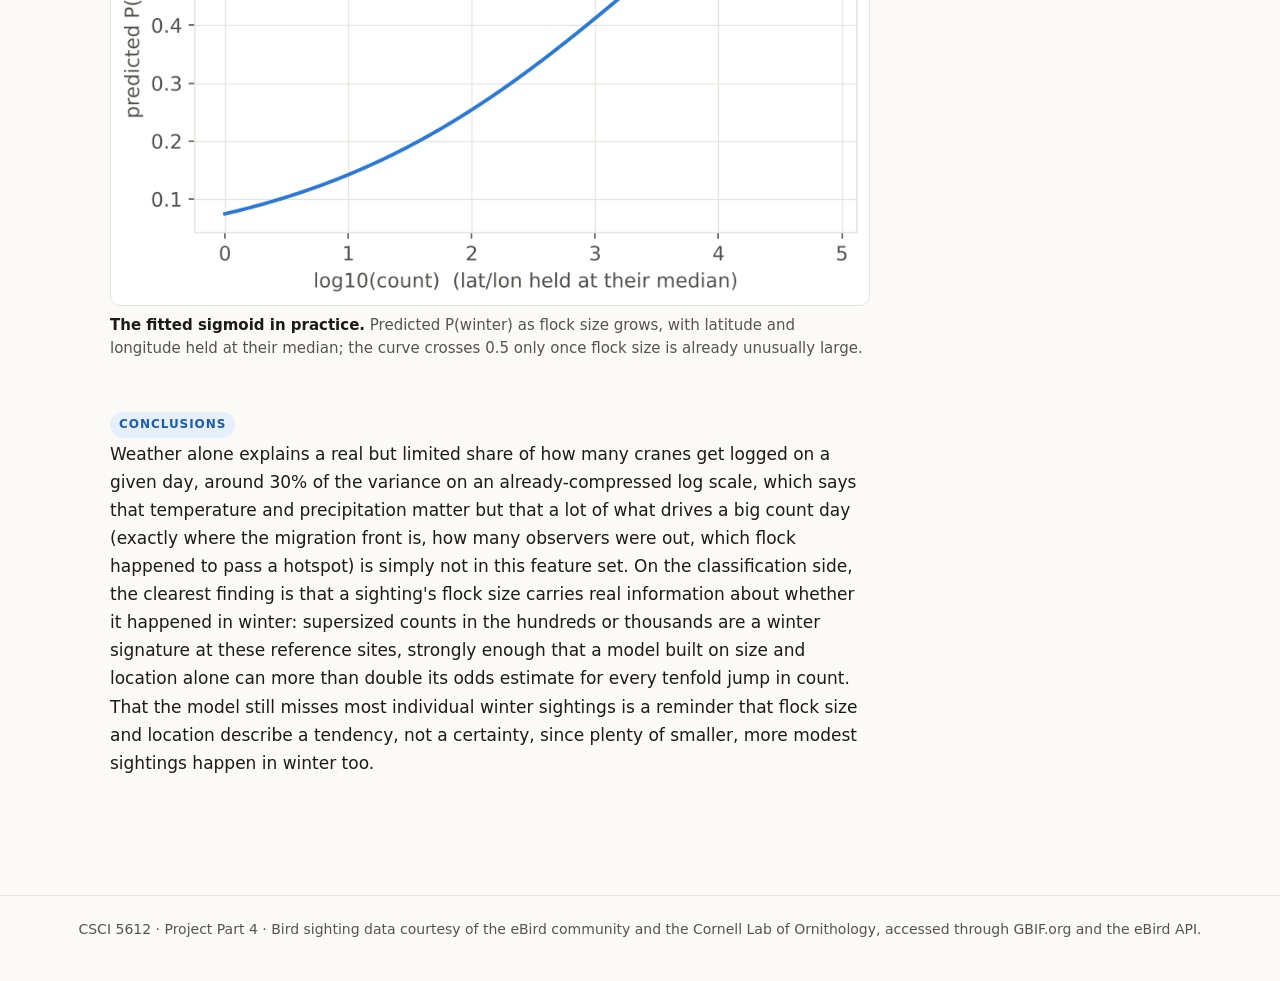
<file: regression.html>
<!DOCTYPE html>
<html lang="en">
<head>
<meta charset="utf-8">
<meta name="viewport" content="width=device-width, initial-scale=1">
<title>Regression | Sandhill Crane Migration Over Time</title>
<meta name="description" content="Data science project on sandhill crane migration patterns over time, built with eBird community-science data.">
<link rel="stylesheet" href="css/style.css">
</head>
<body>
<a class="skip" href="#main">Skip to content</a>
<header class="site-header">
  <p class="kicker">CSCI 5612 &middot; The Website Project</p>
  <h1>Sandhill Crane Migration Over Time</h1>
  <p class="sub">How the timing and routes of sandhill crane migration have changed over time</p>
</header>
<nav class="tabs" aria-label="Project sections">
  <ul>
      <li><a href="index.html">Introduction</a></li>
      <li><a href="dataprep_eda.html">DataPrep/EDA</a></li>
      <li><a href="clustering.html">Clustering</a></li>
      <li><a href="pca.html">PCA</a></li>
      <li><a href="naivebayes.html">NaiveBayes</a></li>
      <li><a href="dectrees.html">DecTrees</a></li>
      <li><a href="regression.html" aria-current="page">Regression</a></li>
      <li><a href="adaboost.html">AdaBoost</a></li>
      <li><a href="gradientboosting.html">GradientBoosting</a></li>
      <li><a href="xgboost.html">XGBoost</a></li>
      <li><a href="conclusions.html">Conclusions</a></li>
      <li><a href="about.html">About Me</a></li>
  </ul>
</nav>
<main id="main">

<div class="prose">
<h2>Regression</h2>
<p>Regression is a supervised method for predicting a target from one or more features, and it comes in two forms depending on what kind of target it is. Here two separate questions are asked: can the size of a day's crane count be predicted from that day's weather, and can whether a sighting happened in winter be predicted from where it was and how many birds were in it?</p>

<span class="section-label">Overview</span>
<p><b>Linear regression predicts a number.</b> Given a numeric target y and one or more numeric features x<sub>1</sub>,...,x<sub>k</sub>, linear regression fits a straight-line (or flat-plane, with more than one feature) relationship y&#770; = b<sub>0</sub> + b<sub>1</sub>x<sub>1</sub> + ... + b<sub>k</sub>x<sub>k</sub>. The coefficients b<sub>0</sub>,...,b<sub>k</sub> are chosen to minimize the sum of squared residuals, &sum;(y<sub>i</sub> - y&#770;<sub>i</sub>)&sup2;, over the training rows, which is why the method is also called least squares. With a single feature there is even a closed-form answer: the slope is the covariance of x and y divided by the variance of x, and the intercept keeps the line through the data's mean point.</p>
<p><b>Logistic regression predicts a class.</b> It is built for a target that is one of two classes rather than a number. It starts the same way, with a linear score z = b<sub>0</sub> + b<sub>1</sub>x<sub>1</sub> + ... + b<sub>k</sub>x<sub>k</sub>, but that score is unbounded, so it is passed through the sigmoid function p = 1 / (1 + e<sup>-z</sup>) to squeeze it into a probability between 0 and 1. A prediction becomes a class by thresholding that probability, almost always at p = 0.5, which is exactly where z = 0; since z is linear in the features, that threshold is a straight (or flat) decision boundary through feature space, just like a linear regression line, only used to separate classes instead of predicting a number. Rearranging the sigmoid gives the log-odds, or logit, log(p / (1 - p)) = z: logistic regression is, underneath, a linear model of the log-odds of the positive class, which is also why a coefficient here is read in terms of odds rather than a plain unit change.</p>
<p><b>Fitting the two models differs too.</b> Least squares has a closed-form solution, but log loss (the quantity logistic regression minimizes) does not, so scikit-learn's <code>LogisticRegression</code> finds its coefficients iteratively instead of in one step. Both models below still answer in plain numeric-feature terms, just toward different kinds of target: a continuous flock-size estimate for linear regression, a winter-or-not probability for logistic regression.</p>
<div class="fig-grid">
<figure>
  <a href="images/regression/concept_linreg_fit.png"><img src="images/regression/concept_linreg_fit.png" alt="Linear regression least-squares fit" loading="lazy" onerror="this.closest('figure').classList.add('pending')"></a>
  <div class="ph">Figure appears here after <code>code/11_concept_diagrams3.py</code> has been run.</div>
  <figcaption><b>Least squares.</b> A small made-up example, not project data. The fitted line is the one that makes the vertical residuals, shown in grey, as small as possible in total (squared).</figcaption>
</figure>
<figure>
  <a href="images/regression/concept_sigmoid.png"><img src="images/regression/concept_sigmoid.png" alt="Sigmoid function and decision boundary" loading="lazy" onerror="this.closest('figure').classList.add('pending')"></a>
  <div class="ph">Figure appears here after <code>code/11_concept_diagrams3.py</code> has been run.</div>
  <figcaption><b>Sigmoid and decision boundary.</b> A small made-up example, not project data. The S-shaped curve turns an unbounded linear score into a probability; thresholding it at 0.5 is the same as thresholding the raw score at zero.</figcaption>
</figure>
</div>

<span class="section-label">Data Prep</span>
<p><b>Linear regression target: a numeric flock-size estimate.</b> <a href="data/clean/site_daily_clean.csv">site_daily_clean.csv</a> has one row per reference site per day, but on most days no sighting was logged there at all, so a day with no record is not a "zero cranes" measurement, it is a missing one. Restricting to the 6,699 site-days where <code>has_records</code> is 1 and taking log<sub>10</sub> of that day's <code>total_count</code> (always at least 1 on those days, so the log is always defined) gives the numeric target, <code>log10_count</code>. The features are six weather variables already in the cleaned file &mdash; <code>temp_mean_c</code>, <code>precip_mm</code>, <code>om_snowfall_mm</code>, <code>om_wind_max_kmh</code>, <code>om_snow_depth_max_m</code>, <code>temp_7d_mean_c</code> &mdash; plus <code>day</code>, already carried in the cleaned file as day-of-year (the same definition used on the DataPrep/EDA and Clustering tabs), as a calendar variable. A fresh 80/20 split, built with <code>train_test_split</code> and saved to <a href="data/clean/reg_train.csv">reg_train.csv</a> and <a href="data/clean/reg_test.csv">reg_test.csv</a>, gives 5,359 training rows and 1,340 disjoint testing rows; disjoint so that the test error reported below reflects days the model never got to see weather-and-count pairs for during fitting.</p>
<div class="fig-grid">
<figure>
  <a href="images/regression/reg_sample_preview.png"><img src="images/regression/reg_sample_preview.png" alt="Sample of site-days used for linear regression" loading="lazy" onerror="this.closest('figure').classList.add('pending')"></a>
  <div class="ph">Figure appears here after <code>code/09_regression.py</code> has been run.</div>
  <figcaption><b>Sample of the data.</b> Site-days with a sighting record, <a href="data/clean/reg_sample.csv">reg_sample.csv</a>.</figcaption>
</figure>
<figure>
  <a href="images/regression/reg_train_preview.png"><img src="images/regression/reg_train_preview.png" alt="Linear regression training set" loading="lazy" onerror="this.closest('figure').classList.add('pending')"></a>
  <div class="ph">Figure appears here after <code>code/09_regression.py</code> has been run.</div>
  <figcaption><b>Training set.</b> First rows of <a href="data/clean/reg_train.csv">reg_train.csv</a>, 5,359 rows (80%).</figcaption>
</figure>
<figure>
  <a href="images/regression/reg_test_preview.png"><img src="images/regression/reg_test_preview.png" alt="Linear regression testing set" loading="lazy" onerror="this.closest('figure').classList.add('pending')"></a>
  <div class="ph">Figure appears here after <code>code/09_regression.py</code> has been run.</div>
  <figcaption><b>Testing set.</b> First rows of <a href="data/clean/reg_test.csv">reg_test.csv</a>, 1,340 rows (20%), disjoint from training.</figcaption>
</figure>
</div>
<p><b>Logistic regression target: a two-class winter label.</b> The target here, <code>is_winter</code>, is 1 when a sighting's <code>season</code> is winter and 0 otherwise, built from the same stratified 80/20 split already saved to <a href="data/clean/nb_dt_train.csv">nb_dt_train.csv</a> and <a href="data/clean/nb_dt_test.csv">nb_dt_test.csv</a> (134,142 training rows, 33,536 disjoint testing rows, winter making up about 19.9% of each). Reusing that exact split, with the same three features &mdash; <code>lat_norm</code>, <code>lon_norm</code>, <code>log10_count</code> &mdash; and the date still left out for the same reason as before, means this model's test rows are the identical rows used for every comparison below.</p>
<div class="fig-grid">
<figure>
  <a href="images/regression/log_sample_preview.png"><img src="images/regression/log_sample_preview.png" alt="Sample of the season data with is_winter added" loading="lazy" onerror="this.closest('figure').classList.add('pending')"></a>
  <div class="ph">Figure appears here after <code>code/09_regression.py</code> has been run.</div>
  <figcaption><b>Sample of the data.</b> The labeled sightings with <code>is_winter</code> added, <a href="data/clean/nb_dt_sample.csv">nb_dt_sample.csv</a>.</figcaption>
</figure>
<figure>
  <a href="images/regression/log_train_preview.png"><img src="images/regression/log_train_preview.png" alt="Logistic regression training set" loading="lazy" onerror="this.closest('figure').classList.add('pending')"></a>
  <div class="ph">Figure appears here after <code>code/09_regression.py</code> has been run.</div>
  <figcaption><b>Training set.</b> First rows of <a href="data/clean/nb_dt_train.csv">nb_dt_train.csv</a>, 134,142 rows (80%).</figcaption>
</figure>
<figure>
  <a href="images/regression/log_test_preview.png"><img src="images/regression/log_test_preview.png" alt="Logistic regression testing set" loading="lazy" onerror="this.closest('figure').classList.add('pending')"></a>
  <div class="ph">Figure appears here after <code>code/09_regression.py</code> has been run.</div>
  <figcaption><b>Testing set.</b> First rows of <a href="data/clean/nb_dt_test.csv">nb_dt_test.csv</a>, 33,536 rows (20%), disjoint from training.</figcaption>
</figure>
</div>

<span class="section-label">Code</span>
<p>Written in Python with pandas, scikit-learn (<code>LinearRegression</code>, <code>LogisticRegression</code>), and matplotlib. Full code: <a href="code/09_regression.py">code/09_regression.py</a> (the overview diagrams above come from <a href="code/11_concept_diagrams3.py">code/11_concept_diagrams3.py</a>).</p>

<span class="section-label">Results</span>
<p><b>Linear regression: a weak but real signal.</b> On the 1,340-row test set, the fitted model reaches RMSE 1.178 and MAE 0.949 on the log<sub>10</sub>(count) scale, with R&sup2; = 0.296 &mdash; weather explains roughly 30% of the day-to-day variation in how many cranes get logged at a site, leaving most of it to whatever weather does not capture (count rounding at hotspots, which species are actively staging that week, observer effort). A one degree Celsius rise in <code>temp_mean_c</code> is associated with a predicted count about 4.6% lower (10<sup>-0.0205</sup> &asymp; 0.954), holding the other weather variables fixed; a one millimeter rise in <code>precip_mm</code> is associated with about 1.76% lower (10<sup>-0.0077</sup> &asymp; 0.982). Both point the same direction: milder, drier days see somewhat smaller logged counts at these sites, consistent with the biggest counts coming from cold-season staging and wintering flocks rather than fair-weather spread-out birds. Of the remaining four coefficients, <code>om_snowfall_mm</code> is practically negligible (-0.3% per millimeter), and <code>temp_7d_mean_c</code> has the single largest per-degree weather effect in the whole model (-18.6% per degree, steeper than same-day temperature, a week of warming matters more than one warm day); <code>om_wind_max_kmh</code> and <code>om_snow_depth_max_m</code> both look outsized per unit (+6.4% per km/h and the -98.9% already flagged below) for the same reason, a "one-unit" change in either is far bigger than what a typical day-to-day swing in the data actually looks like, so neither is a realistic one-step change to picture. <code>day</code>'s effect is tiny per calendar day (+0.14%) but compounds to roughly a 66% rise in predicted count from January 1st to December 31st with weather held fixed, the model's one echo of the seasonal cycle running underneath the weather variables themselves.</p>
<div class="fig-grid">
<figure>
  <a href="images/regression/lin_pred_vs_actual.png"><img src="images/regression/lin_pred_vs_actual.png" alt="Predicted vs actual log10 count" loading="lazy" onerror="this.closest('figure').classList.add('pending')"></a>
  <div class="ph">Figure appears here after <code>code/09_regression.py</code> has been run.</div>
  <figcaption><b>Predicted vs. actual.</b> Test-set points cluster loosely around the perfect-prediction line; the model captures the broad trend but leaves plenty of day-to-day scatter unexplained.</figcaption>
</figure>
<figure>
  <a href="images/regression/lin_residuals.png"><img src="images/regression/lin_residuals.png" alt="Residuals vs fitted values" loading="lazy" onerror="this.closest('figure').classList.add('pending')"></a>
  <div class="ph">Figure appears here after <code>code/09_regression.py</code> has been run.</div>
  <figcaption><b>Residuals vs. fitted.</b> A mild downward drift at higher fitted values, a sign the straight-line fit is not quite catching the full curve of how count grows, a plain linear form has limits here.</figcaption>
</figure>
</div>
<figure>
  <a href="images/regression/lin_coefficients.png"><img src="images/regression/lin_coefficients.png" alt="Linear regression coefficients" loading="lazy" onerror="this.closest('figure').classList.add('pending')"></a>
  <div class="ph">Figure appears here after <code>code/09_regression.py</code> has been run.</div>
  <figcaption><b>All seven coefficients, interpreted in the text above.</b> <code>om_snow_depth_max_m</code> looks dominant only because it is measured in meters, a unit where a "one-unit" change is enormous, not because snow depth matters more than everything else combined.</figcaption>
</figure>
<p><b>Logistic regression: better at finding winter, still a modest model overall.</b> On the 33,536-row test set the model reaches 81.4% accuracy, only a few points above the 80.1% a classifier gets for free by always guessing "not winter" (winter is 19.9% of the rows), so the headline accuracy number alone overstates how much it has actually learned. Looking at winter specifically is more informative: precision is 56.6% and recall is 29.1%, meaning just over half of its winter guesses are right, and it catches about three in ten of the true winter sightings. A one-unit rise in <code>log10_count</code> &mdash; a sighting ten times larger &mdash; multiplies the odds of that sighting being winter by about 2.06 (a 106% increase), which fits the project's own data: the largest staging and wintering flocks are logged in the cold months.</p>
<p>Compared with Part 3's Naive Bayes model on this identical test set, which reached 65.1% precision but only 4.8% recall for winter, logistic regression trades some precision for far more recall, correctly flagging about six times as many of the true winter sightings. Naive Bayes almost never guesses winter at all (hence the near-perfect precision whenever it does), while logistic regression's smoothly weighted combination of all three features is willing to call a sighting winter much more often, at some cost to how often those calls are right.</p>
<figure>
  <a href="images/regression/log_confusion_matrix.png"><img src="images/regression/log_confusion_matrix.png" alt="Logistic regression confusion matrix" loading="lazy" onerror="this.closest('figure').classList.add('pending')"></a>
  <div class="ph">Figure appears here after <code>code/09_regression.py</code> has been run.</div>
  <figcaption><b>Confusion matrix.</b> Of 6,683 true winter sightings, 1,945 are caught and 4,738 are missed; of 26,853 true non-winter sightings, 25,360 are correctly passed over.</figcaption>
</figure>
<figure>
  <a href="images/regression/log_sigmoid_slice.png"><img src="images/regression/log_sigmoid_slice.png" alt="Fitted sigmoid slice" loading="lazy" onerror="this.closest('figure').classList.add('pending')"></a>
  <div class="ph">Figure appears here after <code>code/09_regression.py</code> has been run.</div>
  <figcaption><b>The fitted sigmoid in practice.</b> Predicted P(winter) as flock size grows, with latitude and longitude held at their median; the curve crosses 0.5 only once flock size is already unusually large.</figcaption>
</figure>

<span class="section-label">Conclusions</span>
<p>Weather alone explains a real but limited share of how many cranes get logged on a given day, around 30% of the variance on an already-compressed log scale, which says that temperature and precipitation matter but that a lot of what drives a big count day (exactly where the migration front is, how many observers were out, which flock happened to pass a hotspot) is simply not in this feature set. On the classification side, the clearest finding is that a sighting's flock size carries real information about whether it happened in winter: supersized counts in the hundreds or thousands are a winter signature at these reference sites, strongly enough that a model built on size and location alone can more than double its odds estimate for every tenfold jump in count. That the model still misses most individual winter sightings is a reminder that flock size and location describe a tendency, not a certainty, since plenty of smaller, more modest sightings happen in winter too.</p>
</div>

</main>
<footer>CSCI 5612 &middot; Project Part 4 &middot; Bird sighting data courtesy of the eBird community and the Cornell Lab of Ornithology, accessed through GBIF.org and the eBird API.</footer>
</body>
</html>
</file>
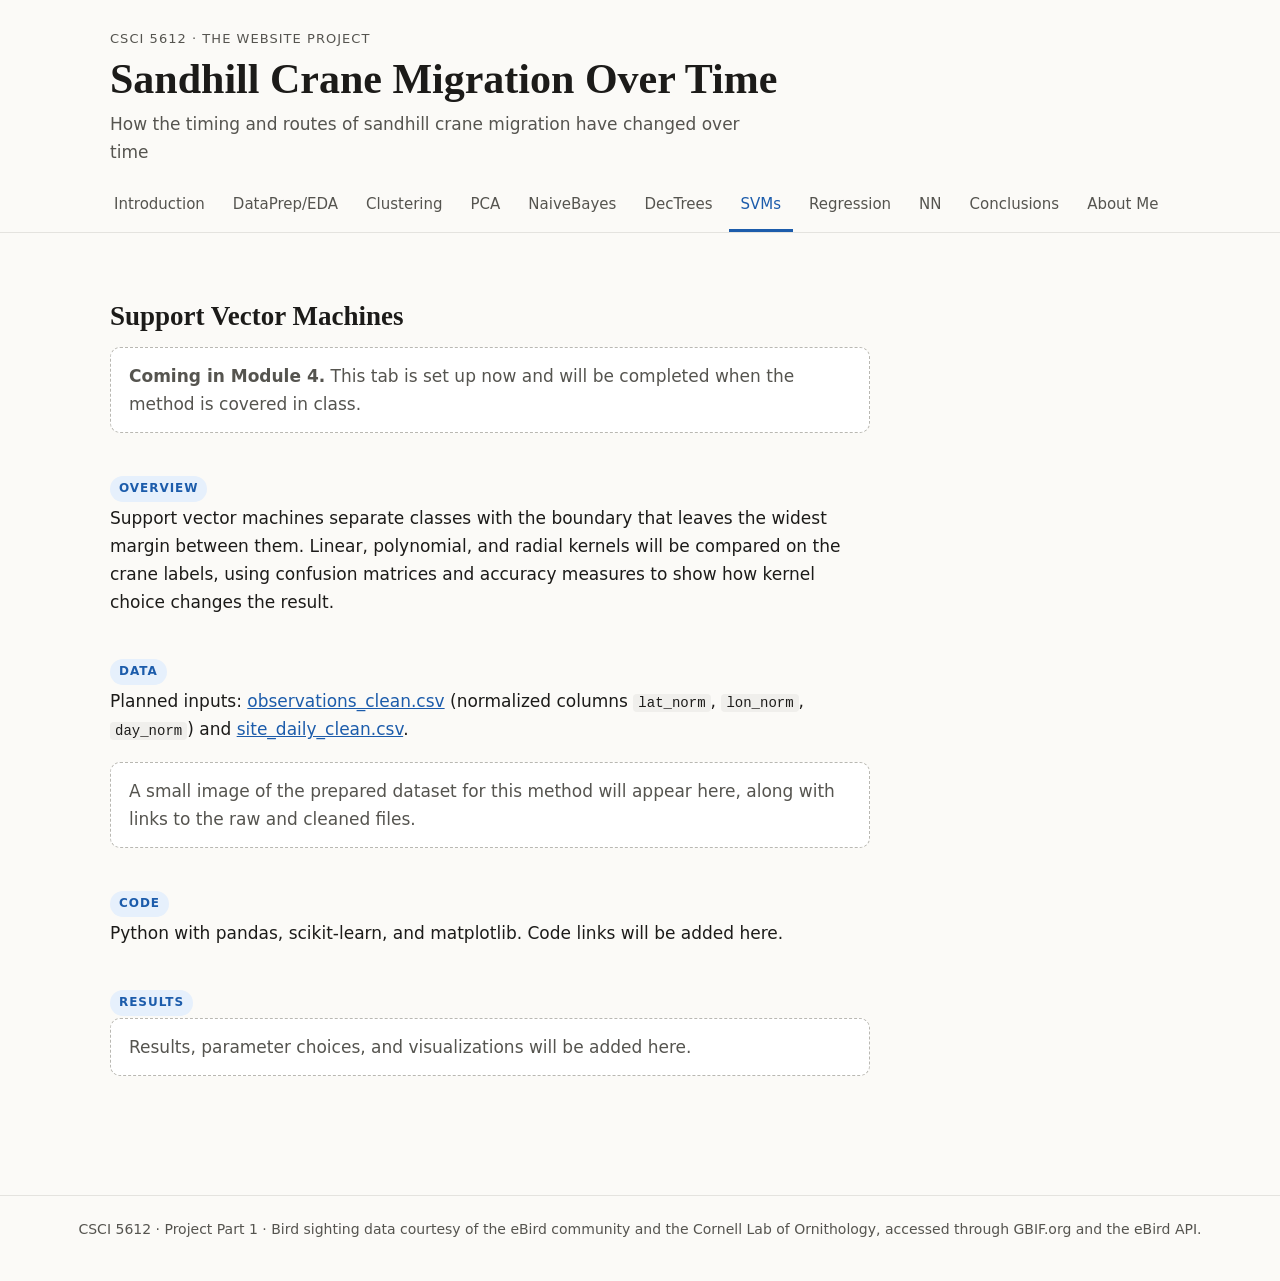
<file: svms.html>
<!DOCTYPE html>
<html lang="en">
<head>
<meta charset="utf-8">
<meta name="viewport" content="width=device-width, initial-scale=1">
<title>SVMs | Sandhill Crane Migration Over Time</title>
<meta name="description" content="Data science project on sandhill crane migration patterns over time, built with eBird community-science data.">
<link rel="stylesheet" href="css/style.css">
</head>
<body>
<a class="skip" href="#main">Skip to content</a>
<header class="site-header">
  <p class="kicker">CSCI 5612 &middot; The Website Project</p>
  <h1>Sandhill Crane Migration Over Time</h1>
  <p class="sub">How the timing and routes of sandhill crane migration have changed over time</p>
</header>
<nav class="tabs" aria-label="Project sections">
  <ul>
      <li><a href="index.html">Introduction</a></li>
      <li><a href="dataprep_eda.html">DataPrep/EDA</a></li>
      <li><a href="clustering.html">Clustering</a></li>
      <li><a href="pca.html">PCA</a></li>
      <li><a href="naivebayes.html">NaiveBayes</a></li>
      <li><a href="dectrees.html">DecTrees</a></li>
      <li><a href="svms.html" aria-current="page">SVMs</a></li>
      <li><a href="regression.html">Regression</a></li>
      <li><a href="nn.html">NN</a></li>
      <li><a href="conclusions.html">Conclusions</a></li>
      <li><a href="about.html">About Me</a></li>
  </ul>
</nav>
<main id="main">

<div class="prose">
<h2>Support Vector Machines</h2>
<p class="coming"><b>Coming in Module 4.</b> This tab is set up now and will be completed when the method is covered in class.</p>

<span class="section-label">Overview</span>
<p>Support vector machines separate classes with the boundary that leaves the widest margin between them. Linear, polynomial, and radial kernels will be compared on the crane labels, using confusion matrices and accuracy measures to show how kernel choice changes the result.</p>

<span class="section-label">Data</span>
<p>Planned inputs: <a href="data/clean/observations_clean.csv">observations_clean.csv</a> (normalized columns <code>lat_norm</code>, <code>lon_norm</code>, <code>day_norm</code>) and <a href="data/clean/site_daily_clean.csv">site_daily_clean.csv</a>.</p>
<p class="coming">A small image of the prepared dataset for this method will appear here, along with links to the raw and cleaned files.</p>

<span class="section-label">Code</span>
<p>Python with pandas, scikit-learn, and matplotlib. Code links will be added here.</p>

<span class="section-label">Results</span>
<p class="coming">Results, parameter choices, and visualizations will be added here.</p>
</div>

</main>
<footer>CSCI 5612 &middot; Project Part 1 &middot; Bird sighting data courtesy of the eBird community and the Cornell Lab of Ornithology, accessed through GBIF.org and the eBird API.</footer>
</body>
</html>
</file>
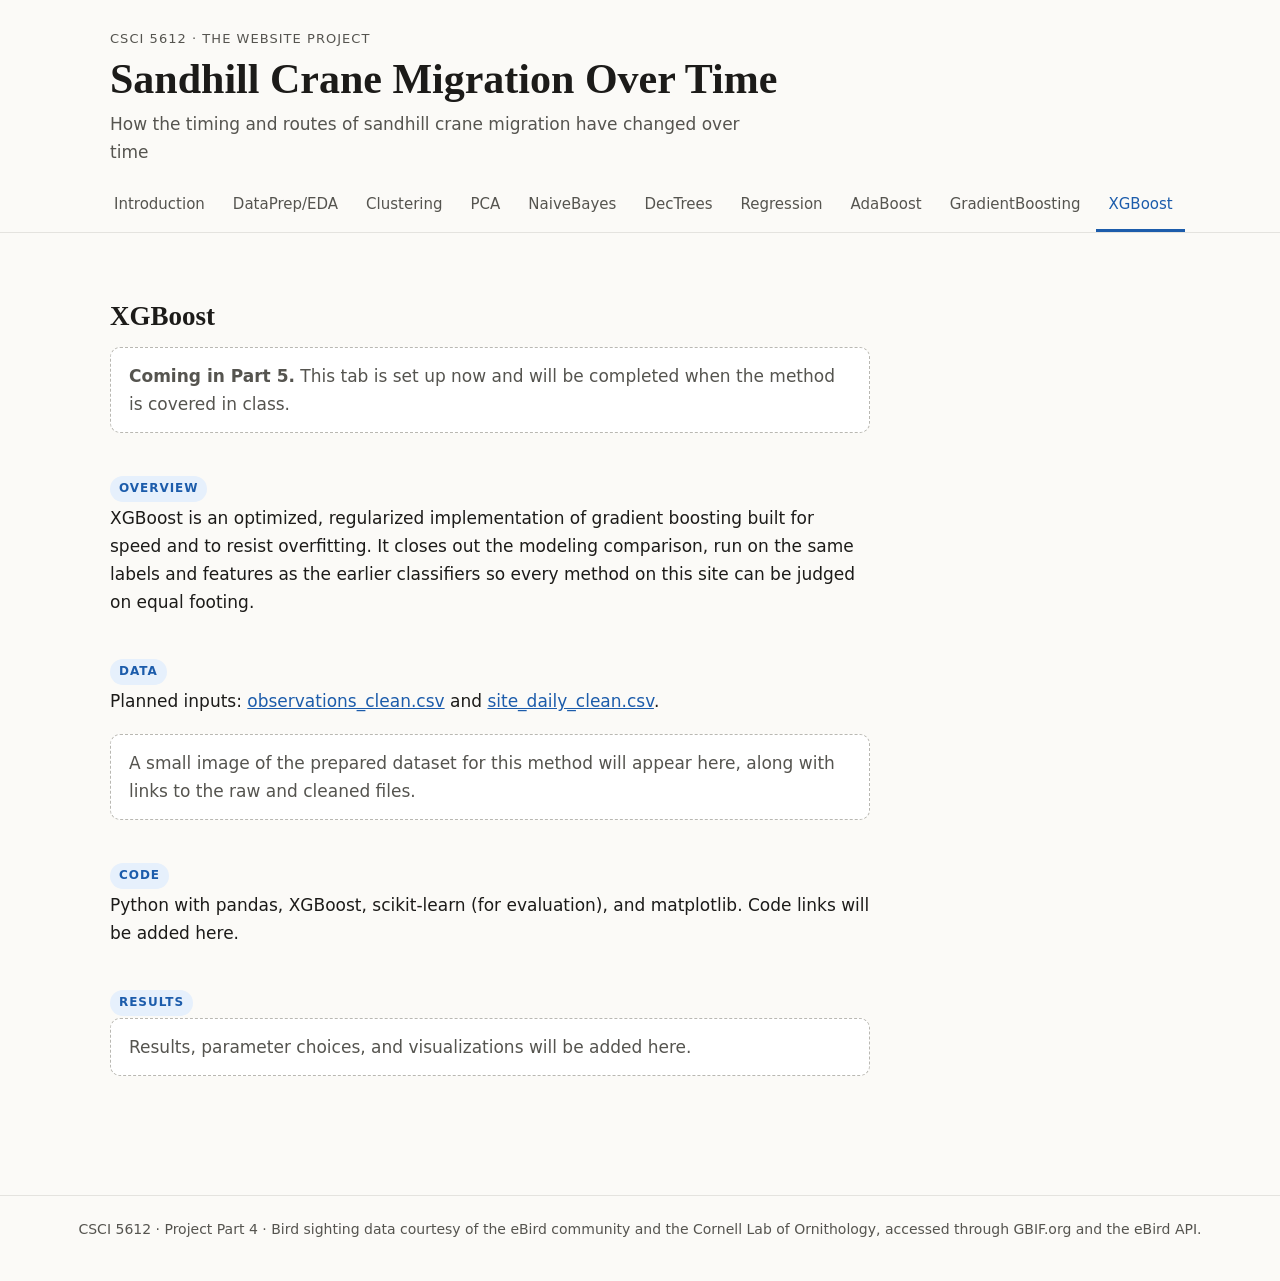
<file: xgboost.html>
<!DOCTYPE html>
<html lang="en">
<head>
<meta charset="utf-8">
<meta name="viewport" content="width=device-width, initial-scale=1">
<title>XGBoost | Sandhill Crane Migration Over Time</title>
<meta name="description" content="Data science project on sandhill crane migration patterns over time, built with eBird community-science data.">
<link rel="stylesheet" href="css/style.css">
</head>
<body>
<a class="skip" href="#main">Skip to content</a>
<header class="site-header">
  <p class="kicker">CSCI 5612 &middot; The Website Project</p>
  <h1>Sandhill Crane Migration Over Time</h1>
  <p class="sub">How the timing and routes of sandhill crane migration have changed over time</p>
</header>
<nav class="tabs" aria-label="Project sections">
  <ul>
      <li><a href="index.html">Introduction</a></li>
      <li><a href="dataprep_eda.html">DataPrep/EDA</a></li>
      <li><a href="clustering.html">Clustering</a></li>
      <li><a href="pca.html">PCA</a></li>
      <li><a href="naivebayes.html">NaiveBayes</a></li>
      <li><a href="dectrees.html">DecTrees</a></li>
      <li><a href="regression.html">Regression</a></li>
      <li><a href="adaboost.html">AdaBoost</a></li>
      <li><a href="gradientboosting.html">GradientBoosting</a></li>
      <li><a href="xgboost.html" aria-current="page">XGBoost</a></li>
      <li><a href="conclusions.html">Conclusions</a></li>
      <li><a href="about.html">About Me</a></li>
  </ul>
</nav>
<main id="main">

<div class="prose">
<h2>XGBoost</h2>
<p class="coming"><b>Coming in Part 5.</b> This tab is set up now and will be completed when the method is covered in class.</p>

<span class="section-label">Overview</span>
<p>XGBoost is an optimized, regularized implementation of gradient boosting built for speed and to resist overfitting. It closes out the modeling comparison, run on the same labels and features as the earlier classifiers so every method on this site can be judged on equal footing.</p>

<span class="section-label">Data</span>
<p>Planned inputs: <a href="data/clean/observations_clean.csv">observations_clean.csv</a> and <a href="data/clean/site_daily_clean.csv">site_daily_clean.csv</a>.</p>
<p class="coming">A small image of the prepared dataset for this method will appear here, along with links to the raw and cleaned files.</p>

<span class="section-label">Code</span>
<p>Python with pandas, XGBoost, scikit-learn (for evaluation), and matplotlib. Code links will be added here.</p>

<span class="section-label">Results</span>
<p class="coming">Results, parameter choices, and visualizations will be added here.</p>
</div>

</main>
<footer>CSCI 5612 &middot; Project Part 4 &middot; Bird sighting data courtesy of the eBird community and the Cornell Lab of Ornithology, accessed through GBIF.org and the eBird API.</footer>
</body>
</html>
</file>
<file: css/style.css>
/* Sandhill Crane Migration Over Time - CSCI 5612 project site */
:root {
  --bg: #fbfaf7;
  --surface: #ffffff;
  --ink: #1c1b19;
  --ink-2: #55544f;
  --line: #e4e3df;
  --accent: #1c5cab;      /* link / active colour (AA on --bg) */
  --accent-soft: #e6f0fc;
  --warn-bg: #fff6e5;
  --warn-line: #f0c36d;
  --radius: 10px;
}

* { box-sizing: border-box; }
html { scroll-behavior: smooth; }
body {
  margin: 0;
  background: var(--bg);
  color: var(--ink);
  font: 17px/1.65 system-ui, -apple-system, "Segoe UI", Roboto, "Helvetica Neue", Arial, sans-serif;
}

/* ---------- header + tabs ---------- */
.site-header { padding: 28px 20px 14px; max-width: 1100px; margin: 0 auto; }
.site-header .kicker { font-size: 13px; letter-spacing: .08em; text-transform: uppercase; color: var(--ink-2); margin: 0 0 6px; }
.site-header h1 { font: 700 clamp(28px, 5vw, 42px)/1.15 Georgia, "Times New Roman", serif; margin: 0 0 6px; }
.site-header .sub { color: var(--ink-2); margin: 0; max-width: 60ch; }

.tabs {
  position: sticky; top: 0; z-index: 10;
  background: var(--bg);
  border-bottom: 1px solid var(--line);
}
.tabs ul {
  list-style: none; margin: 0 auto; padding: 0 12px; max-width: 1100px;
  display: flex; gap: 4px; overflow-x: auto; scrollbar-width: thin;
}
.tabs a {
  display: block; padding: 12px 12px; white-space: nowrap;
  color: var(--ink-2); text-decoration: none; font-size: 15px; font-weight: 500;
  border-bottom: 3px solid transparent;
}
.tabs a:hover { color: var(--ink); }
.tabs a[aria-current="page"] { color: var(--accent); border-bottom-color: var(--accent); }
.tabs a:focus-visible, a:focus-visible, summary:focus-visible { outline: 3px solid #86b6ef; outline-offset: 2px; border-radius: 4px; }

/* ---------- layout ---------- */
main { max-width: 1100px; margin: 0 auto; padding: 8px 20px 60px; }
.prose { max-width: 760px; }
h2 { font: 700 27px/1.25 Georgia, "Times New Roman", serif; margin: 2.2em 0 .5em; }
h3 { font: 600 20px/1.3 system-ui, sans-serif; margin: 1.8em 0 .4em; }
p { margin: 0 0 1.1em; }
a { color: var(--accent); }
code, pre { font: 14px/1.5 ui-monospace, SFMono-Regular, Menlo, Consolas, monospace; }
code { background: #f0efec; padding: 1px 5px; border-radius: 4px; }
pre { background: #1c1b19; color: #f4f3ee; padding: 14px 16px; border-radius: var(--radius); overflow-x: auto; margin: 0 0 1.2em; }
pre code { background: none; padding: 0; color: inherit; }
ol.questions { padding-left: 1.3em; }
ol.questions li { margin: 0 0 .7em; padding-left: .3em; }

/* ---------- cards, tables, notes ---------- */
.note { background: var(--warn-bg); border: 1px solid var(--warn-line); border-radius: var(--radius); padding: 12px 16px; margin: 1.2em 0; font-size: 15.5px; }
.note.info { background: var(--accent-soft); border-color: #b7d3f6; }
.table-wrap { overflow-x: auto; margin: 0 0 1.4em; }
table { border-collapse: collapse; width: 100%; font-size: 15px; background: var(--surface); }
th, td { text-align: left; padding: 9px 12px; border-bottom: 1px solid var(--line); vertical-align: top; }
th { background: #f3f2ee; font-weight: 600; }
td.num, th.num { text-align: right; font-variant-numeric: tabular-nums; }

.section-label { display: inline-block; font-size: 12px; letter-spacing: .08em; text-transform: uppercase; background: var(--accent-soft); color: var(--accent); padding: 3px 9px; border-radius: 999px; margin: 2em 0 .2em; font-weight: 600; }

/* ---------- figures ---------- */
figure { margin: 0 0 1.6em; }
figure.hero { max-width: 760px; }
figure img { max-width: 100%; height: auto; display: block; border: 1px solid var(--line); border-radius: var(--radius); background: #fff; }
figcaption { font-size: 15px; color: var(--ink-2); margin-top: 8px; line-height: 1.55; }
figcaption b { color: var(--ink); }
.fig-grid { display: grid; grid-template-columns: repeat(auto-fill, minmax(320px, 1fr)); gap: 22px 24px; align-items: start; }
.fig-grid figure { background: var(--surface); border: 1px solid var(--line); border-radius: var(--radius); padding: 12px; margin: 0; }
.fig-grid figure img { border: 0; }
.ph { display: none; aspect-ratio: 16/10; border: 2px dashed var(--line); border-radius: var(--radius); align-items: center; justify-content: center; text-align: center; color: var(--ink-2); font-size: 14px; padding: 16px; }
figure.pending img { display: none; }
figure.pending .ph { display: flex; }
.preview-row { display: grid; gap: 16px; grid-template-columns: repeat(auto-fit, minmax(420px, 1fr)); }
@media (max-width: 520px) { .preview-row { grid-template-columns: 1fr; } .fig-grid { grid-template-columns: 1fr; } }

/* ---------- misc ---------- */
.coming { border: 1px dashed #b9b8b2; border-radius: var(--radius); padding: 14px 18px; color: var(--ink-2); background: #fff; }
.refs { font-size: 15px; color: var(--ink-2); }
.refs li { margin-bottom: .5em; }
footer { border-top: 1px solid var(--line); margin-top: 40px; padding: 22px 20px 40px; text-align: center; color: var(--ink-2); font-size: 14px; }
.skip { position: absolute; left: -999px; }
.skip:focus { left: 12px; top: 8px; background: #fff; padding: 6px 10px; z-index: 20; }

/* ---------- photos and videos ---------- */
.photo-row { display: flex; flex-wrap: wrap; gap: 22px; align-items: flex-start; margin: 0 0 1.8em; max-width: 1060px; }
.photo-row figure { flex: 1 1 320px; max-width: 520px; margin: 0; }
.photo-row figure.photo img { width: 100%; height: auto; max-height: 640px; object-fit: contain; background: #f3f2ee; }
.photo-row figure.video { flex: 1 1 380px; max-width: 560px; }
.photo-row figure.video.portrait { flex: 0 1 340px; max-width: 340px; }
video { display: block; width: 100%; height: auto; max-height: 78vh; background: #000; border-radius: var(--radius); border: 1px solid var(--line); }
.credit { display: inline-block; color: var(--ink); font-style: italic; }

/* long reference URLs must wrap on small screens */
.refs a, .prose a { overflow-wrap: anywhere; }

/* ---------- About Me ---------- */
.prose.about { max-width: 860px; }
.about-row { display: flex; flex-wrap: wrap; gap: 28px; align-items: flex-start; }
.about-row .portrait { width: 240px; max-width: 100%; height: auto; border: 1px solid var(--line); border-radius: var(--radius); background: #fff; flex: 0 0 auto; }
.about-row > div { flex: 1 1 320px; min-width: 0; }
.about-links { list-style: none; padding: 0; margin: 1em 0 0; }
.about-links li { margin: 0.3em 0; overflow-wrap: anywhere; }

figure img.map-key { margin-top: 8px; width: 452px; max-width: 100%; }
</file>
